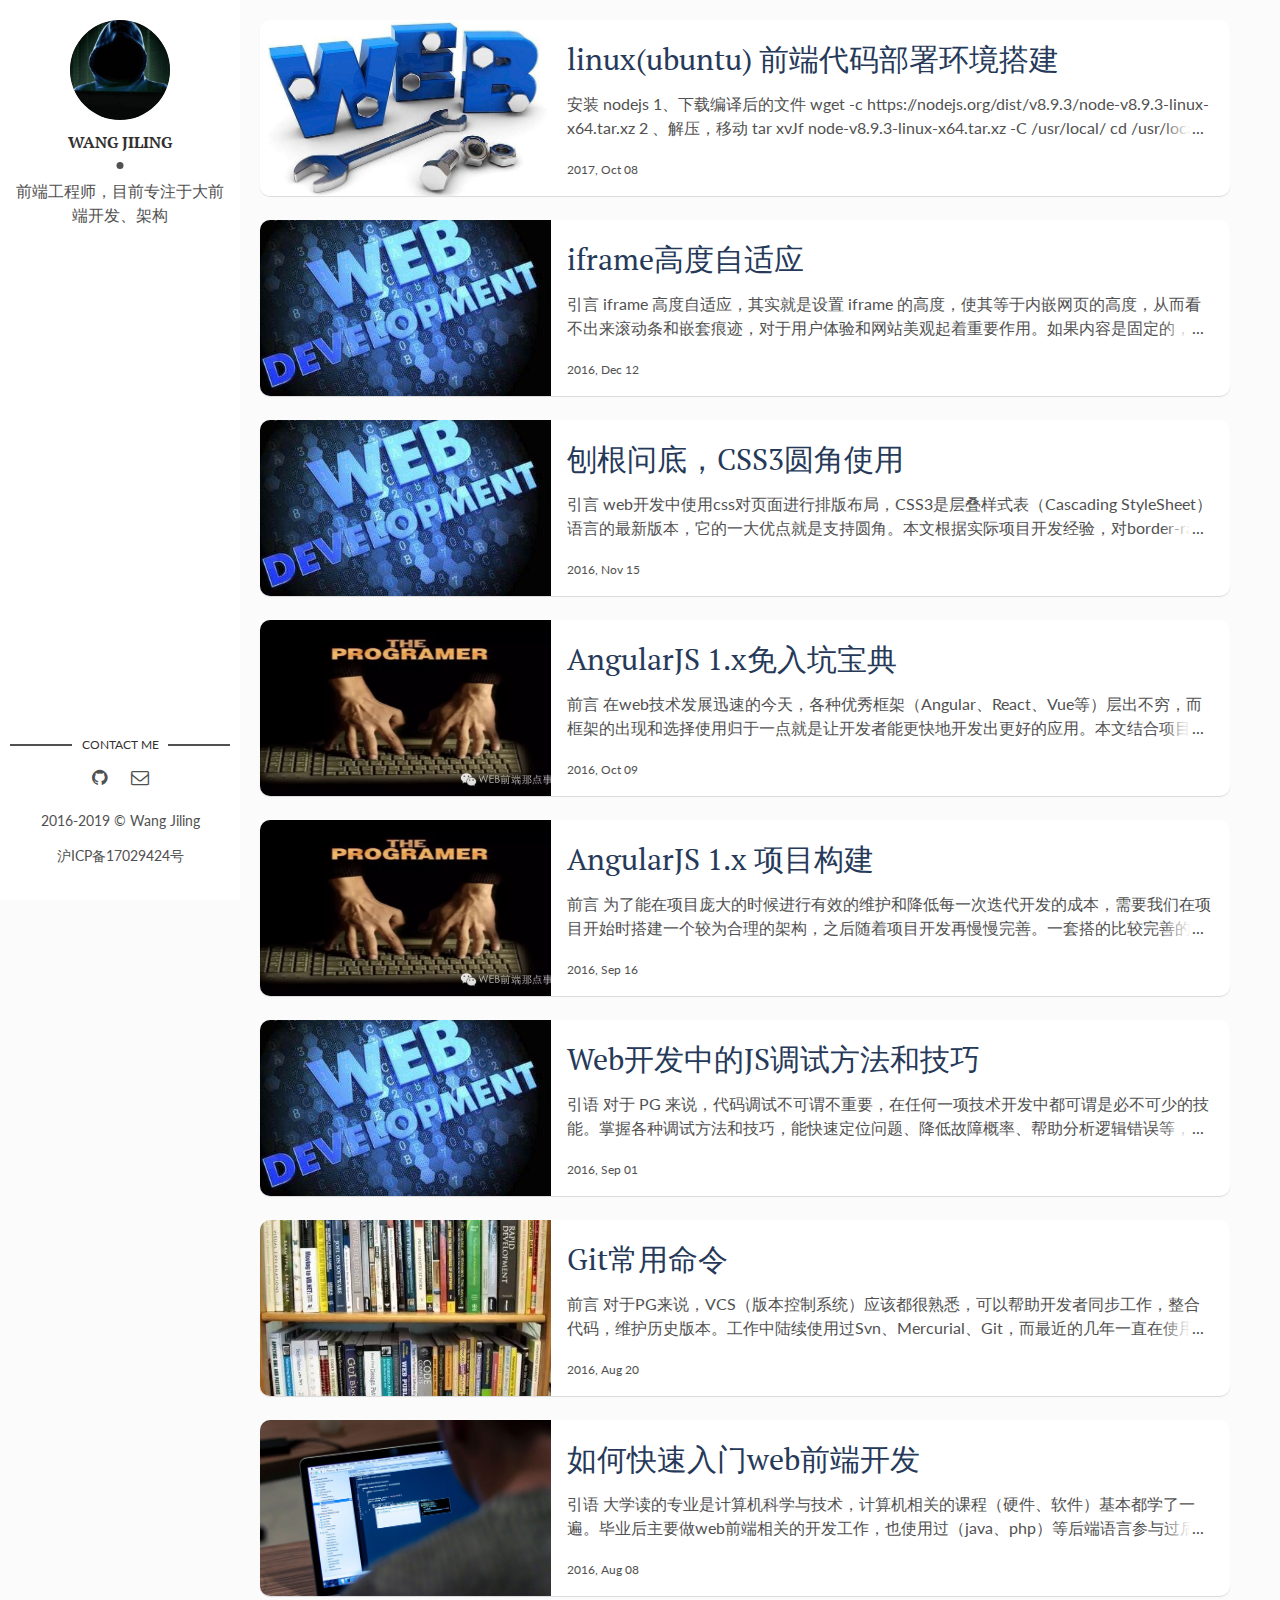
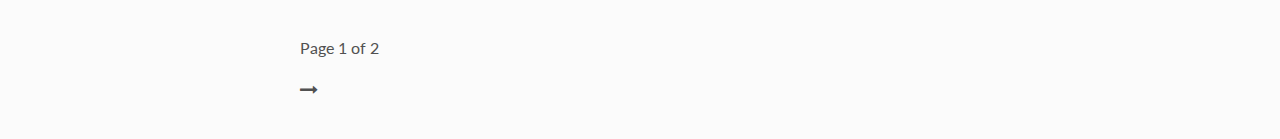
<file: index.html>
<!DOCTYPE html>
<html lang="en">
<head>
	<meta charset="utf-8">
	<title>WEB前端学习分享</title>

  <!-- Edit site and author settings in `_config.yml` to make the social details your own -->

    <meta content="WEB前端学习分享" property="og:site_name">
  
    <meta content="WEB前端学习分享" property="og:title">
  
  
    <meta content="website" property="og:type">
  
  
    <meta content="WEB前端学习分享" property="og:description">
  
  
    <meta content="/" property="og:url">
  
  
  
    <meta content="/img/wang.png" property="og:image">
  
  
  

  
    <meta name="twitter:card" content="">
  
    <meta name="twitter:site" content="@">
    <meta name="twitter:creator" content="@">
  
    <meta name="twitter:title" content="WEB前端学习分享">
  
  
    <meta name="twitter:url" content="/">
  
  
    <meta name="twitter:description" content="WEB前端学习分享">
  
  
    <meta name="twitter:image:src" content="/assets/img/wang.png">
  

	<meta name="description" content="">
	<meta http-equiv="X-UA-Compatible" content="IE=edge">
	<meta name="viewport" content="width=device-width, initial-scale=1, maximum-scale=1">
	<meta property="og:image" content="">
	<link rel="shortcut icon" href="/assets/img/favicon/favicon.ico" type="image/x-icon">
	<!-- Chrome, Firefox OS and Opera -->
	<meta name="theme-color" content="#263959">
	<!-- Windows Phone -->
	<meta name="msapplication-navbutton-color" content="#263959">
	<!-- iOS Safari -->
	<meta name="apple-mobile-web-app-status-bar-style" content="#263959">
	<!-- Google Fonts -->
	<link href="https://fonts.googleapis.com/css?family=PT+Serif:400,700" rel="stylesheet">
	<link href="https://fonts.googleapis.com/css?family=Lato:300,400,700" rel="stylesheet">
	<!-- Font Awesome -->
	<link rel="stylesheet" href="/assets/fonts/font-awesome/css/font-awesome.min.css">
	<!-- Styles -->
	<link rel="stylesheet" href="/assets/css/main.css">
</head>

<body>

  <div class="wrapper">
    <aside class="sidebar">
  <header>
    <div class="about">
      <div class="cover-author-image">
        <a href="/"
          ><img
            src="/assets/img/wang.png"
            alt="Wang Jiling"
        /></a>
      </div>
      <div class="author-name">Wang Jiling</div>
      <p>前端工程师，目前专注于大前端开发、架构</p>
    </div>
  </header>
  <!-- End Header -->
  <footer>
    <section class="contact">
      <h3 class="contact-title">Contact me</h3>
      <ul>
        <!-- 
          <li><a href="https://twitter.com/wangjiling" target="_blank"><i class="fa fa-twitter" aria-hidden="true"></i></a></li>
        
        
          <li><a href="https://facebook.com/" target="_blank"><i class="fa fa-facebook" aria-hidden="true"></i></a></li>
         -->
        
        <li class="github">
          <a href="https://github.com/wangjiling" target="_blank"
            ><i class="fa fa-github"></i
          ></a>
        </li>
        
        <!-- 
          <li class="linkedin"><a href="https://in.linkedin.com/" target="_blank"><i class="fa fa-linkedin" aria-hidden="true"></i></a></li>
         -->
        
        <li class="email">
          <a href="mailto:vincentwangjiling@gmail.com"
            ><i class="fa fa-envelope-o" aria-hidden="true"></i
          ></a>
        </li>
        
      </ul>
    </section>
    <!-- End Section Contact -->
    <div class="copyright">
      <p>2016-2019 &copy; Wang Jiling</p>
      <p>
        <a target="_blank" href="http://www.miitbeian.gov.cn"
          >沪ICP备17029424号</a
        >
      </p>
    </div>
  </footer>
  <!-- End Footer -->
</aside>
<!-- End Sidebar -->
<div class="content-box clearfix">
<article class="post">
  
    <a class="post-thumbnail" style="background-image: url(/assets/img/web-tool.jpeg)" href="/2017/10/08/front-end-code-deployment/"></a>
  
  <div class="post-content">
    <h2 class="post-title"><a href="/2017/10/08/front-end-code-deployment/">linux(ubuntu) 前端代码部署环境搭建</a></h2>
    <p>安装 nodejs

1、下载编译后的文件
wget -c https://nodejs.org/dist/v8.9.3/node-v8.9.3-linux-x64.tar.xz

2 、解压，移动
tar xvJf node-v8.9.3-linux-x64.tar.xz -C /usr/local/
cd /usr/local/
mv node-v8.9.3-linux-x64/ nodejs</p>
    <span class="post-date">2017, Oct 08</span>
  </div>
</article>

<article class="post">
  
    <a class="post-thumbnail" style="background-image: url(/assets/img/web-dev.jpeg)" href="/2016/12/12/js-iframe-height-adaptive/"></a>
  
  <div class="post-content">
    <h2 class="post-title"><a href="/2016/12/12/js-iframe-height-adaptive/">iframe高度自适应</a></h2>
    <p>引言

iframe 高度自适应，其实就是设置 iframe 的高度，使其等于内嵌网页的高度，从而看不出来滚动条和嵌套痕迹，对于用户体验和网站美观起着重要作用。如果内容是固定的，那么我们可以通过 CSS 来给它直接定义一个高度达到效果，但当内容是未知或者是变化的时候，这个时候有以下几种情况。

一、传统方式

1、同域下父页面内的 js 能获取到 iframe 页面的高度，所以在 iframe 加</p>
    <span class="post-date">2016, Dec 12</span>
  </div>
</article>

<article class="post">
  
    <a class="post-thumbnail" style="background-image: url(/assets/img/web-dev.jpeg)" href="/2016/11/15/css-border-radius/"></a>
  
  <div class="post-content">
    <h2 class="post-title"><a href="/2016/11/15/css-border-radius/">刨根问底，CSS3圆角使用</a></h2>
    <p>引言

web开发中使用css对页面进行排版布局，CSS3是层叠样式表（Cascading StyleSheet）语言的最新版本，它的一大优点就是支持圆角。本文根据实际项目开发经验，对border-radius进行详细讲解。

CSS3 border-radius使用

一、CSS3圆角的优点

传统的圆角生成方案，必须使用多张图片作为背景图案。CSS3的出现，使得我们再也不必浪费时间去制作这些图</p>
    <span class="post-date">2016, Nov 15</span>
  </div>
</article>

<article class="post">
  
    <a class="post-thumbnail" style="background-image: url(/assets/img/programer.jpeg)" href="/2016/10/09/angularjs1x-dev-suggest/"></a>
  
  <div class="post-content">
    <h2 class="post-title"><a href="/2016/10/09/angularjs1x-dev-suggest/">AngularJS 1.x免入坑宝典</a></h2>
    <p>前言

在web技术发展迅速的今天，各种优秀框架（Angular、React、Vue等）层出不穷，而框架的出现和选择使用归于一点就是让开发者能更快地开发出更好的应用。本文结合项目实战经验，总结了一下AngularJS 1.x项目开发过程中最常遇到的一些问题和坑，并对一些概念和模块进行深入理解和分析，希望能给AngularJs初学者一些帮助，少走弯路，免入坑。

AngularJS 简介

Angu</p>
    <span class="post-date">2016, Oct 09</span>
  </div>
</article>

<article class="post">
  
    <a class="post-thumbnail" style="background-image: url(/assets/img/programer.jpeg)" href="/2016/09/16/angularjs1x-project-build/"></a>
  
  <div class="post-content">
    <h2 class="post-title"><a href="/2016/09/16/angularjs1x-project-build/">AngularJS 1.x 项目构建</a></h2>
    <p>前言

为了能在项目庞大的时候进行有效的维护和降低每一次迭代开发的成本，需要我们在项目开始时搭建一个较为合理的架构，之后随着项目开发再慢慢完善。一套搭的比较完善的架子有两个最为突出的特性：其一就是结构清晰维护方便；另一个就是开发效率极高，大量的内容被抽象出来，做成公共的组件，只要实现业务部分即可。

构建AngularJS项目

Angular项目框架结构图：



构建Angular项目的方式有</p>
    <span class="post-date">2016, Sep 16</span>
  </div>
</article>

<article class="post">
  
    <a class="post-thumbnail" style="background-image: url(/assets/img/web-dev.jpeg)" href="/2016/09/01/js-debug-method-and-technique/"></a>
  
  <div class="post-content">
    <h2 class="post-title"><a href="/2016/09/01/js-debug-method-and-technique/">Web开发中的JS调试方法和技巧</a></h2>
    <p>引语

对于 PG 来说，代码调试不可谓不重要，在任何一项技术开发中都可谓是必不可少的技能。掌握各种调试方法和技巧，能快速定位问题、降低故障概率、帮助分析逻辑错误等，达到事半功倍的效果。关于 JS 调试方面的文章有很多，本文结合大牛的一些博客和自己在开发中的实际操作，系统性和综合性地阐述 JS 调试知识，可以作为 Web 开发入门的辅助篇。

本文所有操作均在如下图所示版本的 Chrome 中操作</p>
    <span class="post-date">2016, Sep 01</span>
  </div>
</article>

<article class="post">
  
    <a class="post-thumbnail" style="background-image: url(/assets/img/bookrack.jpeg)" href="/2016/08/20/git-common-commands/"></a>
  
  <div class="post-content">
    <h2 class="post-title"><a href="/2016/08/20/git-common-commands/">Git常用命令</a></h2>
    <p>前言

对于PG来说，VCS（版本控制系统）应该都很熟悉，可以帮助开发者同步工作，整合代码，维护历史版本。工作中陆续使用过Svn、Mercurial、Git，而最近的几年一直在使用Git。毫无疑问，目前Git是最流行的分布式版本控制系统。

最近两天回顾了一下开发中所用到的Git操作，并查阅了大量资料，重新系统性地梳理了Git相关知识。本文主要介绍工作中常用到的Git命令，旨在帮助理解这些命令，更</p>
    <span class="post-date">2016, Aug 20</span>
  </div>
</article>

<article class="post">
  
    <a class="post-thumbnail" style="background-image: url(/assets/img/program.jpg)" href="/2016/08/08/how-to-start-web-programming/"></a>
  
  <div class="post-content">
    <h2 class="post-title"><a href="/2016/08/08/how-to-start-web-programming/">如何快速入门web前端开发</a></h2>
    <p>引语
大学读的专业是计算机科学与技术，计算机相关的课程（硬件、软件）基本都学了一遍。毕业后主要做web前端相关的开发工作，也使用过（java、php）等后端语言参与过后端开发，现在是专注web前端领域相关的技术开发和新技术的调研。

当下web相关技术和行业发展迅速，web前端开发工程师十分紧俏。在web前端开发道路上，喜悦、烦恼都历历在目，感慨颇多。后面会分享一系列web前端开发相关技术实践经验</p>
    <span class="post-date">2016, Aug 08</span>
  </div>
</article>


<div class="container">
  <nav class="pagination" role="pagination">
    <ul>
      

      <p><span class="page-number">Page 1 of 2</span></p>

      
      <p><a class="older-posts" href="/page/2/"><i class="fa fa-long-arrow-right" aria-hidden="true"></i></a></p>
      
    </ul>
  </nav>
</div>

</div>

  </div>
  
  <!-- Global site tag (gtag.js) - Google Analytics -->
<script async src="https://www.googletagmanager.com/gtag/js?id=UA-111688204-1"></script>
<script>
    window.dataLayer = window.dataLayer || [];
    function gtag(){dataLayer.push(arguments);}
    gtag('js', new Date());

    gtag('config', 'UA-111688204-1');
</script>

<!-- baidu -->
<script>
    var _hmt = _hmt || [];
    (function() {
        var hm = document.createElement("script");
        hm.src = "https://hm.baidu.com/hm.js?4203e28ed2486071d9be8be5ac2e99cd";
        var s = document.getElementsByTagName("script")[0];
        s.parentNode.insertBefore(hm, s);
    })();
</script>

</body>
</html>
</file>
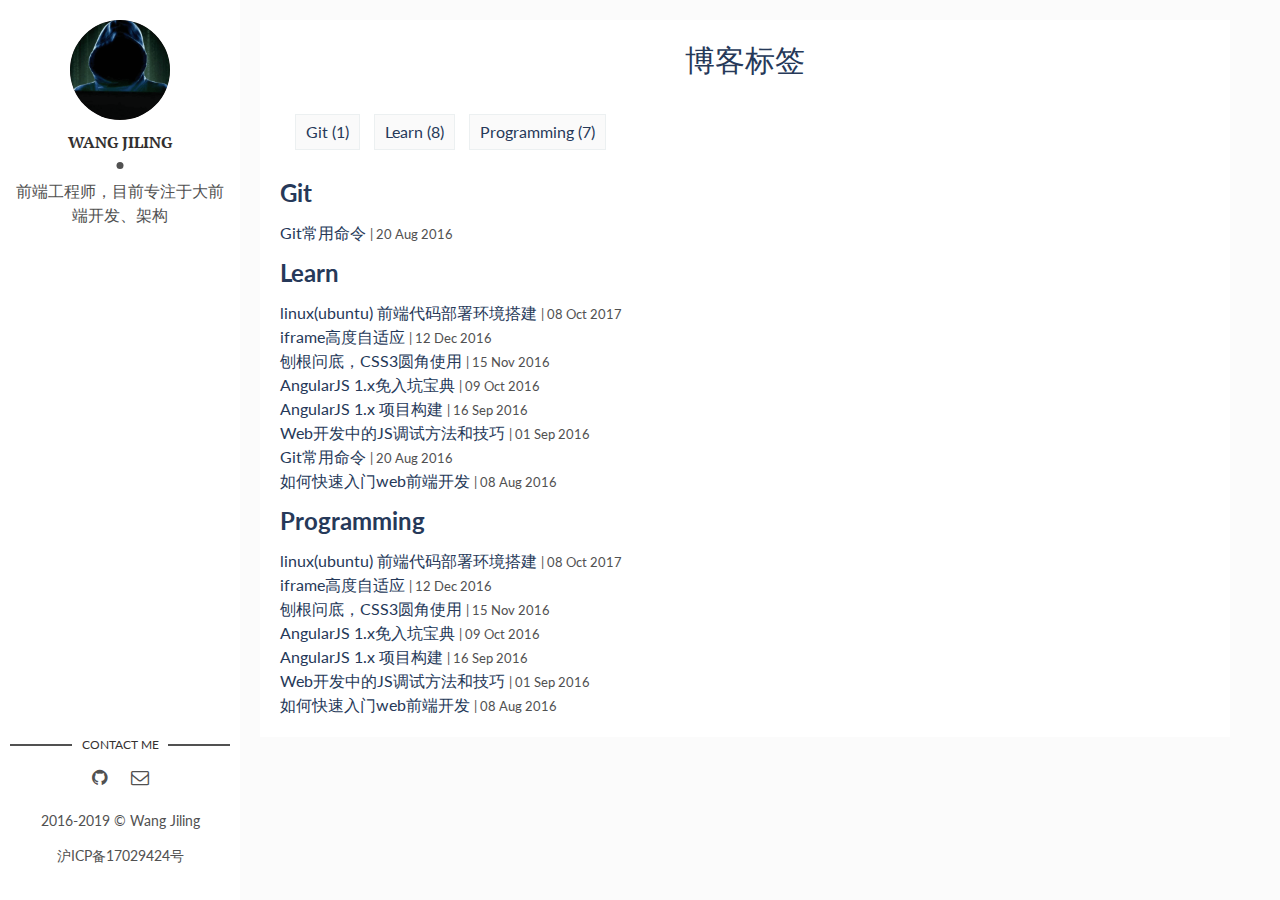
<file: tags/index.html>
<!DOCTYPE html>
<html lang="en">
<head>
	<meta charset="utf-8">
	<title>标签</title>

  <!-- Edit site and author settings in `_config.yml` to make the social details your own -->

    <meta content="WEB前端学习分享" property="og:site_name">
  
    <meta content="标签" property="og:title">
  
  
    <meta content="article" property="og:type">
  
  
    <meta content="WEB前端学习分享" property="og:description">
  
  
    <meta content="/tags/" property="og:url">
  
  
  
    <meta content="/img/wang.png" property="og:image">
  
  
  

  
    <meta name="twitter:card" content="">
  
    <meta name="twitter:site" content="@">
    <meta name="twitter:creator" content="@">
  
    <meta name="twitter:title" content="标签">
  
  
    <meta name="twitter:url" content="/tags/">
  
  
    <meta name="twitter:description" content="WEB前端学习分享">
  
  
    <meta name="twitter:image:src" content="/assets/img/wang.png">
  

	<meta name="description" content="">
	<meta http-equiv="X-UA-Compatible" content="IE=edge">
	<meta name="viewport" content="width=device-width, initial-scale=1, maximum-scale=1">
	<meta property="og:image" content="">
	<link rel="shortcut icon" href="/assets/img/favicon/favicon.ico" type="image/x-icon">
	<!-- Chrome, Firefox OS and Opera -->
	<meta name="theme-color" content="#263959">
	<!-- Windows Phone -->
	<meta name="msapplication-navbutton-color" content="#263959">
	<!-- iOS Safari -->
	<meta name="apple-mobile-web-app-status-bar-style" content="#263959">
	<!-- Google Fonts -->
	<link href="https://fonts.googleapis.com/css?family=PT+Serif:400,700" rel="stylesheet">
	<link href="https://fonts.googleapis.com/css?family=Lato:300,400,700" rel="stylesheet">
	<!-- Font Awesome -->
	<link rel="stylesheet" href="/assets/fonts/font-awesome/css/font-awesome.min.css">
	<!-- Styles -->
	<link rel="stylesheet" href="/assets/css/main.css">
</head>

<body>

  <div class="wrapper">
    <aside class="sidebar">
  <header>
    <div class="about">
      <div class="cover-author-image">
        <a href="/"
          ><img
            src="/assets/img/wang.png"
            alt="Wang Jiling"
        /></a>
      </div>
      <div class="author-name">Wang Jiling</div>
      <p>前端工程师，目前专注于大前端开发、架构</p>
    </div>
  </header>
  <!-- End Header -->
  <footer>
    <section class="contact">
      <h3 class="contact-title">Contact me</h3>
      <ul>
        <!-- 
          <li><a href="https://twitter.com/wangjiling" target="_blank"><i class="fa fa-twitter" aria-hidden="true"></i></a></li>
        
        
          <li><a href="https://facebook.com/" target="_blank"><i class="fa fa-facebook" aria-hidden="true"></i></a></li>
         -->
        
        <li class="github">
          <a href="https://github.com/wangjiling" target="_blank"
            ><i class="fa fa-github"></i
          ></a>
        </li>
        
        <!-- 
          <li class="linkedin"><a href="https://in.linkedin.com/" target="_blank"><i class="fa fa-linkedin" aria-hidden="true"></i></a></li>
         -->
        
        <li class="email">
          <a href="mailto:vincentwangjiling@gmail.com"
            ><i class="fa fa-envelope-o" aria-hidden="true"></i
          ></a>
        </li>
        
      </ul>
    </section>
    <!-- End Section Contact -->
    <div class="copyright">
      <p>2016-2019 &copy; Wang Jiling</p>
      <p>
        <a target="_blank" href="http://www.miitbeian.gov.cn"
          >沪ICP备17029424号</a
        >
      </p>
    </div>
  </footer>
  <!-- End Footer -->
</aside>
<!-- End Sidebar -->
<div class="content-box clearfix">


<section class="blog-tags">
  <h1>博客标签</h1>
  <ul class="tags">
<!--  cycles through tag list and creates header row of all tags used in site with accompanying per-tag counts...-->
  
    
    <li ><a href="#Git" class="tag">Git <span>(1)</span></a></li>
  
    
    <li ><a href="#Learn" class="tag">Learn <span>(8)</span></a></li>
  
    
    <li ><a href="#Programming" class="tag">Programming <span>(7)</span></a></li>
  
  </ul>
<!--cycles through tag list and creates subheader for each tag name...-->
  
    
  <h2 id="Git">Git</h2>
<!--  lists all posts corresponding to specific tag...-->
    
    <div class="tag-list">
        <span><a href="/2016/08/20/git-common-commands/">Git常用命令</a></span>
        <small><span>| 20 Aug 2016</span></small>
    </div>
    
  
    
  <h2 id="Learn">Learn</h2>
<!--  lists all posts corresponding to specific tag...-->
    
    <div class="tag-list">
        <span><a href="/2017/10/08/front-end-code-deployment/">linux(ubuntu) 前端代码部署环境搭建</a></span>
        <small><span>| 08 Oct 2017</span></small>
    </div>
    
    <div class="tag-list">
        <span><a href="/2016/12/12/js-iframe-height-adaptive/">iframe高度自适应</a></span>
        <small><span>| 12 Dec 2016</span></small>
    </div>
    
    <div class="tag-list">
        <span><a href="/2016/11/15/css-border-radius/">刨根问底，CSS3圆角使用</a></span>
        <small><span>| 15 Nov 2016</span></small>
    </div>
    
    <div class="tag-list">
        <span><a href="/2016/10/09/angularjs1x-dev-suggest/">AngularJS 1.x免入坑宝典</a></span>
        <small><span>| 09 Oct 2016</span></small>
    </div>
    
    <div class="tag-list">
        <span><a href="/2016/09/16/angularjs1x-project-build/">AngularJS 1.x 项目构建</a></span>
        <small><span>| 16 Sep 2016</span></small>
    </div>
    
    <div class="tag-list">
        <span><a href="/2016/09/01/js-debug-method-and-technique/">Web开发中的JS调试方法和技巧</a></span>
        <small><span>| 01 Sep 2016</span></small>
    </div>
    
    <div class="tag-list">
        <span><a href="/2016/08/20/git-common-commands/">Git常用命令</a></span>
        <small><span>| 20 Aug 2016</span></small>
    </div>
    
    <div class="tag-list">
        <span><a href="/2016/08/08/how-to-start-web-programming/">如何快速入门web前端开发</a></span>
        <small><span>| 08 Aug 2016</span></small>
    </div>
    
  
    
  <h2 id="Programming">Programming</h2>
<!--  lists all posts corresponding to specific tag...-->
    
    <div class="tag-list">
        <span><a href="/2017/10/08/front-end-code-deployment/">linux(ubuntu) 前端代码部署环境搭建</a></span>
        <small><span>| 08 Oct 2017</span></small>
    </div>
    
    <div class="tag-list">
        <span><a href="/2016/12/12/js-iframe-height-adaptive/">iframe高度自适应</a></span>
        <small><span>| 12 Dec 2016</span></small>
    </div>
    
    <div class="tag-list">
        <span><a href="/2016/11/15/css-border-radius/">刨根问底，CSS3圆角使用</a></span>
        <small><span>| 15 Nov 2016</span></small>
    </div>
    
    <div class="tag-list">
        <span><a href="/2016/10/09/angularjs1x-dev-suggest/">AngularJS 1.x免入坑宝典</a></span>
        <small><span>| 09 Oct 2016</span></small>
    </div>
    
    <div class="tag-list">
        <span><a href="/2016/09/16/angularjs1x-project-build/">AngularJS 1.x 项目构建</a></span>
        <small><span>| 16 Sep 2016</span></small>
    </div>
    
    <div class="tag-list">
        <span><a href="/2016/09/01/js-debug-method-and-technique/">Web开发中的JS调试方法和技巧</a></span>
        <small><span>| 01 Sep 2016</span></small>
    </div>
    
    <div class="tag-list">
        <span><a href="/2016/08/08/how-to-start-web-programming/">如何快速入门web前端开发</a></span>
        <small><span>| 08 Aug 2016</span></small>
    </div>
    
  
</section>
</div>

  </div>
  
  <!-- Global site tag (gtag.js) - Google Analytics -->
<script async src="https://www.googletagmanager.com/gtag/js?id=UA-111688204-1"></script>
<script>
    window.dataLayer = window.dataLayer || [];
    function gtag(){dataLayer.push(arguments);}
    gtag('js', new Date());

    gtag('config', 'UA-111688204-1');
</script>

<!-- baidu -->
<script>
    var _hmt = _hmt || [];
    (function() {
        var hm = document.createElement("script");
        hm.src = "https://hm.baidu.com/hm.js?4203e28ed2486071d9be8be5ac2e99cd";
        var s = document.getElementsByTagName("script")[0];
        s.parentNode.insertBefore(hm, s);
    })();
</script>

</body>
</html>
</file>
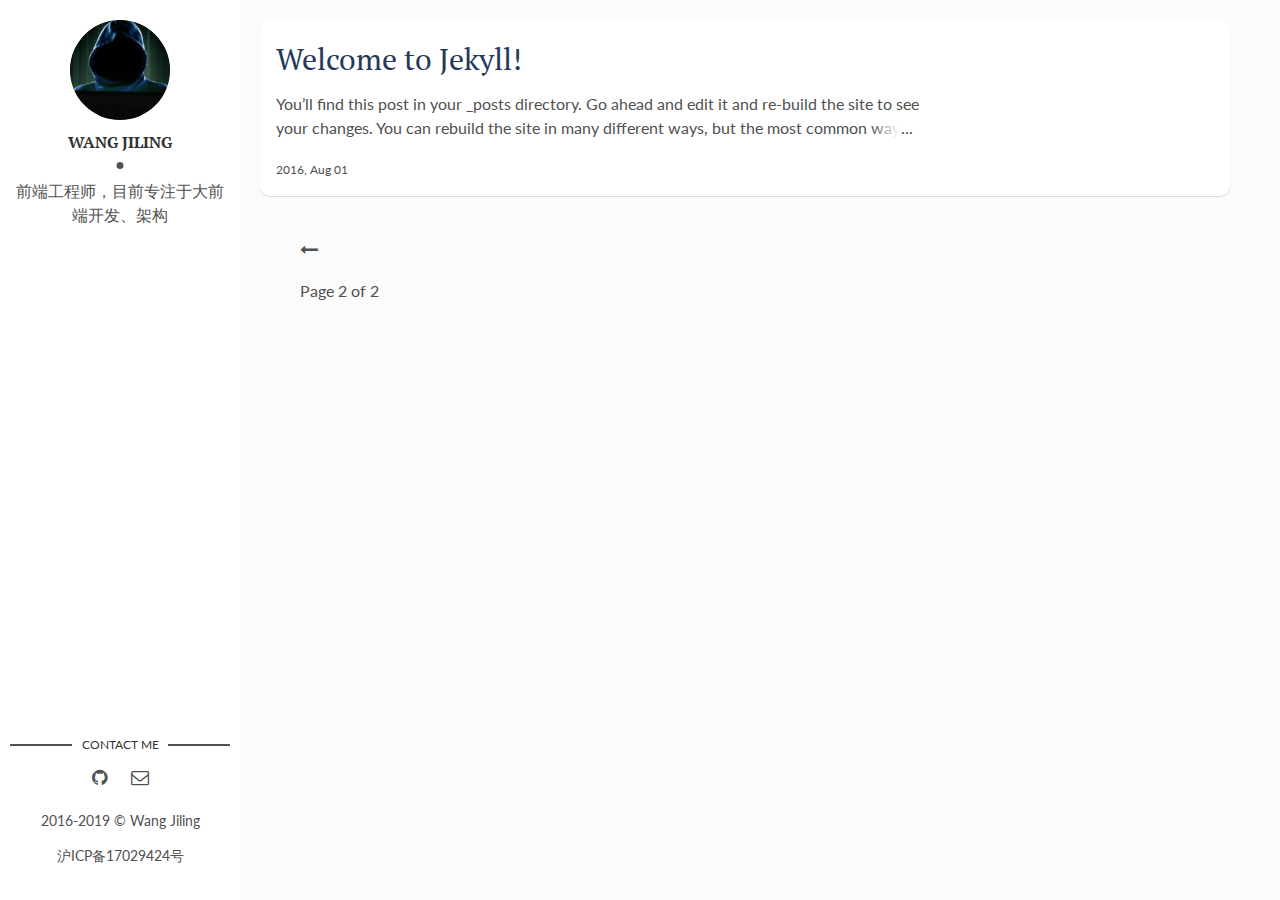
<file: page/2/index.html>
<!DOCTYPE html>
<html lang="en">
<head>
	<meta charset="utf-8">
	<title>WEB前端学习分享</title>

  <!-- Edit site and author settings in `_config.yml` to make the social details your own -->

    <meta content="WEB前端学习分享" property="og:site_name">
  
    <meta content="WEB前端学习分享" property="og:title">
  
  
    <meta content="website" property="og:type">
  
  
    <meta content="WEB前端学习分享" property="og:description">
  
  
    <meta content="/page/2/" property="og:url">
  
  
  
    <meta content="/img/wang.png" property="og:image">
  
  
  

  
    <meta name="twitter:card" content="">
  
    <meta name="twitter:site" content="@">
    <meta name="twitter:creator" content="@">
  
    <meta name="twitter:title" content="WEB前端学习分享">
  
  
    <meta name="twitter:url" content="/page/2/">
  
  
    <meta name="twitter:description" content="WEB前端学习分享">
  
  
    <meta name="twitter:image:src" content="/assets/img/wang.png">
  

	<meta name="description" content="">
	<meta http-equiv="X-UA-Compatible" content="IE=edge">
	<meta name="viewport" content="width=device-width, initial-scale=1, maximum-scale=1">
	<meta property="og:image" content="">
	<link rel="shortcut icon" href="/assets/img/favicon/favicon.ico" type="image/x-icon">
	<!-- Chrome, Firefox OS and Opera -->
	<meta name="theme-color" content="#263959">
	<!-- Windows Phone -->
	<meta name="msapplication-navbutton-color" content="#263959">
	<!-- iOS Safari -->
	<meta name="apple-mobile-web-app-status-bar-style" content="#263959">
	<!-- Google Fonts -->
	<link href="https://fonts.googleapis.com/css?family=PT+Serif:400,700" rel="stylesheet">
	<link href="https://fonts.googleapis.com/css?family=Lato:300,400,700" rel="stylesheet">
	<!-- Font Awesome -->
	<link rel="stylesheet" href="/assets/fonts/font-awesome/css/font-awesome.min.css">
	<!-- Styles -->
	<link rel="stylesheet" href="/assets/css/main.css">
</head>

<body>

  <div class="wrapper">
    <aside class="sidebar">
  <header>
    <div class="about">
      <div class="cover-author-image">
        <a href="/"
          ><img
            src="/assets/img/wang.png"
            alt="Wang Jiling"
        /></a>
      </div>
      <div class="author-name">Wang Jiling</div>
      <p>前端工程师，目前专注于大前端开发、架构</p>
    </div>
  </header>
  <!-- End Header -->
  <footer>
    <section class="contact">
      <h3 class="contact-title">Contact me</h3>
      <ul>
        <!-- 
          <li><a href="https://twitter.com/wangjiling" target="_blank"><i class="fa fa-twitter" aria-hidden="true"></i></a></li>
        
        
          <li><a href="https://facebook.com/" target="_blank"><i class="fa fa-facebook" aria-hidden="true"></i></a></li>
         -->
        
        <li class="github">
          <a href="https://github.com/wangjiling" target="_blank"
            ><i class="fa fa-github"></i
          ></a>
        </li>
        
        <!-- 
          <li class="linkedin"><a href="https://in.linkedin.com/" target="_blank"><i class="fa fa-linkedin" aria-hidden="true"></i></a></li>
         -->
        
        <li class="email">
          <a href="mailto:vincentwangjiling@gmail.com"
            ><i class="fa fa-envelope-o" aria-hidden="true"></i
          ></a>
        </li>
        
      </ul>
    </section>
    <!-- End Section Contact -->
    <div class="copyright">
      <p>2016-2019 &copy; Wang Jiling</p>
      <p>
        <a target="_blank" href="http://www.miitbeian.gov.cn"
          >沪ICP备17029424号</a
        >
      </p>
    </div>
  </footer>
  <!-- End Footer -->
</aside>
<!-- End Sidebar -->
<div class="content-box clearfix">
<article class="post">
  
  
  <div class="post-content">
    <h2 class="post-title"><a href="/2016/08/01/welcome-to-jekyll/">Welcome to Jekyll!</a></h2>
    <p>You’ll find this post in your _posts directory. Go ahead and edit it and re-build the site to see your changes. You can rebuild the site in many different ways, but the most common way is to run jekyl</p>
    <span class="post-date">2016, Aug 01</span>
  </div>
</article>


<div class="container">
  <nav class="pagination" role="pagination">
    <ul>
      
        
        <p><a class="newer-posts" href="/"><i class="fa fa-long-arrow-left" aria-hidden="true"></i></a></p>
        
      

      <p><span class="page-number">Page 2 of 2</span></p>

      
    </ul>
  </nav>
</div>

</div>

  </div>
  
  <!-- Global site tag (gtag.js) - Google Analytics -->
<script async src="https://www.googletagmanager.com/gtag/js?id=UA-111688204-1"></script>
<script>
    window.dataLayer = window.dataLayer || [];
    function gtag(){dataLayer.push(arguments);}
    gtag('js', new Date());

    gtag('config', 'UA-111688204-1');
</script>

<!-- baidu -->
<script>
    var _hmt = _hmt || [];
    (function() {
        var hm = document.createElement("script");
        hm.src = "https://hm.baidu.com/hm.js?4203e28ed2486071d9be8be5ac2e99cd";
        var s = document.getElementsByTagName("script")[0];
        s.parentNode.insertBefore(hm, s);
    })();
</script>

</body>
</html>
</file>
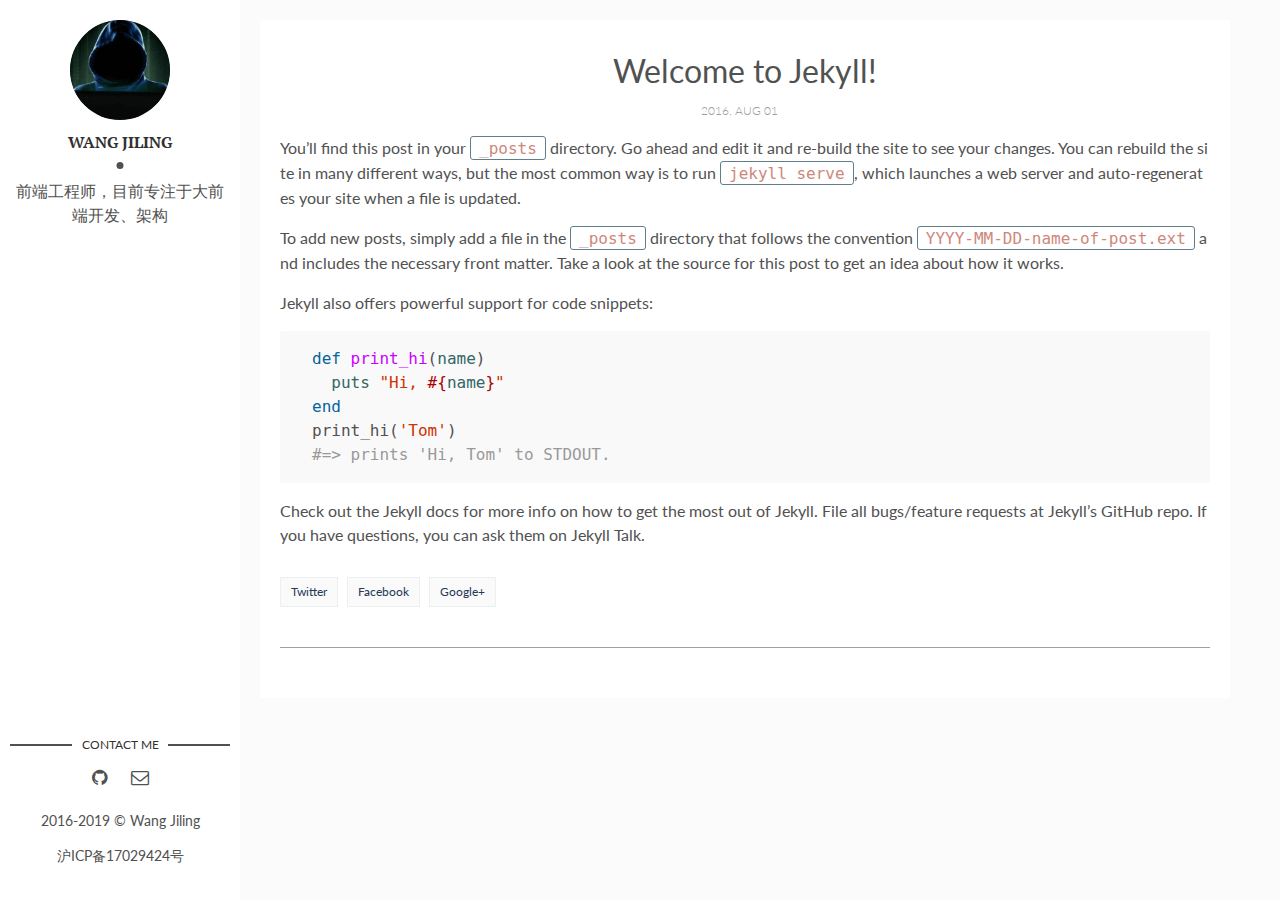
<file: 2016/08/01/welcome-to-jekyll/index.html>
<!DOCTYPE html>
<html lang="en">
<head>
	<meta charset="utf-8">
	<title>Welcome to Jekyll!</title>

  <!-- Edit site and author settings in `_config.yml` to make the social details your own -->

    <meta content="WEB前端学习分享" property="og:site_name">
  
    <meta content="Welcome to Jekyll!" property="og:title">
  
  
    <meta content="article" property="og:type">
  
  
    <meta content="You’ll find this post in your `_posts` directory. Go ahead and edit it and re-build the site to see your changes." property="og:description">
  
  
    <meta content="/2016/08/01/welcome-to-jekyll/" property="og:url">
  
  
    <meta content="2016-08-01T00:00:00+08:00" property="article:published_time">
    <meta content="/about/" property="article:author">
  
  
    <meta content="/img/wang.png" property="og:image">
  
  
    
  
  
    
  

  
    <meta name="twitter:card" content="You’ll find this post in your `_posts` directory. Go ahead and edit it and re-build the site to see your changes.">
  
    <meta name="twitter:site" content="@">
    <meta name="twitter:creator" content="@">
  
    <meta name="twitter:title" content="Welcome to Jekyll!">
  
  
    <meta name="twitter:url" content="/2016/08/01/welcome-to-jekyll/">
  
  
    <meta name="twitter:description" content="You’ll find this post in your `_posts` directory. Go ahead and edit it and re-build the site to see your changes.">
  
  
    <meta name="twitter:image:src" content="/assets/img/wang.png">
  

	<meta name="description" content="You’ll find this post in your `_posts` directory. Go ahead and edit it and re-build the site to see your changes.">
	<meta http-equiv="X-UA-Compatible" content="IE=edge">
	<meta name="viewport" content="width=device-width, initial-scale=1, maximum-scale=1">
	<meta property="og:image" content="">
	<link rel="shortcut icon" href="/assets/img/favicon/favicon.ico" type="image/x-icon">
	<!-- Chrome, Firefox OS and Opera -->
	<meta name="theme-color" content="#263959">
	<!-- Windows Phone -->
	<meta name="msapplication-navbutton-color" content="#263959">
	<!-- iOS Safari -->
	<meta name="apple-mobile-web-app-status-bar-style" content="#263959">
	<!-- Google Fonts -->
	<link href="https://fonts.googleapis.com/css?family=PT+Serif:400,700" rel="stylesheet">
	<link href="https://fonts.googleapis.com/css?family=Lato:300,400,700" rel="stylesheet">
	<!-- Font Awesome -->
	<link rel="stylesheet" href="/assets/fonts/font-awesome/css/font-awesome.min.css">
	<!-- Styles -->
	<link rel="stylesheet" href="/assets/css/main.css">
</head>

<body>

  <div class="wrapper">
    <aside class="sidebar">
  <header>
    <div class="about">
      <div class="cover-author-image">
        <a href="/"
          ><img
            src="/assets/img/wang.png"
            alt="Wang Jiling"
        /></a>
      </div>
      <div class="author-name">Wang Jiling</div>
      <p>前端工程师，目前专注于大前端开发、架构</p>
    </div>
  </header>
  <!-- End Header -->
  <footer>
    <section class="contact">
      <h3 class="contact-title">Contact me</h3>
      <ul>
        <!-- 
          <li><a href="https://twitter.com/wangjiling" target="_blank"><i class="fa fa-twitter" aria-hidden="true"></i></a></li>
        
        
          <li><a href="https://facebook.com/" target="_blank"><i class="fa fa-facebook" aria-hidden="true"></i></a></li>
         -->
        
        <li class="github">
          <a href="https://github.com/wangjiling" target="_blank"
            ><i class="fa fa-github"></i
          ></a>
        </li>
        
        <!-- 
          <li class="linkedin"><a href="https://in.linkedin.com/" target="_blank"><i class="fa fa-linkedin" aria-hidden="true"></i></a></li>
         -->
        
        <li class="email">
          <a href="mailto:vincentwangjiling@gmail.com"
            ><i class="fa fa-envelope-o" aria-hidden="true"></i
          ></a>
        </li>
        
      </ul>
    </section>
    <!-- End Section Contact -->
    <div class="copyright">
      <p>2016-2019 &copy; Wang Jiling</p>
      <p>
        <a target="_blank" href="http://www.miitbeian.gov.cn"
          >沪ICP备17029424号</a
        >
      </p>
    </div>
  </footer>
  <!-- End Footer -->
</aside>
<!-- End Sidebar -->
<div class="content-box clearfix"><article class="article-page">
  <div class="page-content">
    
    
    <div class="wrap-content">
      <header class="header-page">
        <h1 class="page-title">Welcome to Jekyll!</h1>
        <div class="page-date"><span>2016, Aug 01&nbsp;&nbsp;&nbsp;&nbsp;</span></div>
      </header>
      <p>You’ll find this post in your <code class="highlighter-rouge">_posts</code> directory. Go ahead and edit it and re-build the site to see your changes. You can rebuild the site in many different ways, but the most common way is to run <code class="highlighter-rouge">jekyll serve</code>, which launches a web server and auto-regenerates your site when a file is updated.</p>

<p>To add new posts, simply add a file in the <code class="highlighter-rouge">_posts</code> directory that follows the convention <code class="highlighter-rouge">YYYY-MM-DD-name-of-post.ext</code> and includes the necessary front matter. Take a look at the source for this post to get an idea about how it works.</p>

<p>Jekyll also offers powerful support for code snippets:</p>

<figure class="highlight"><pre><code class="language-ruby" data-lang="ruby"><span class="k">def</span> <span class="nf">print_hi</span><span class="p">(</span><span class="nb">name</span><span class="p">)</span>
  <span class="nb">puts</span> <span class="s2">"Hi, </span><span class="si">#{</span><span class="nb">name</span><span class="si">}</span><span class="s2">"</span>
<span class="k">end</span>
<span class="n">print_hi</span><span class="p">(</span><span class="s1">'Tom'</span><span class="p">)</span>
<span class="c1">#=&gt; prints 'Hi, Tom' to STDOUT.</span></code></pre></figure>

<p>Check out the <a href="https://jekyllrb.com/docs/home">Jekyll docs</a> for more info on how to get the most out of Jekyll. File all bugs/feature requests at <a href="https://github.com/jekyll/jekyll">Jekyll’s GitHub repo</a>. If you have questions, you can ask them on <a href="https://talk.jekyllrb.com/">Jekyll Talk</a>.</p>


      <div class="page-footer">
        <div class="page-share">
          <a href="https://twitter.com/intent/tweet?text=Welcome to Jekyll!&url=/2016/08/01/welcome-to-jekyll/" title="Share on Twitter" rel="nofollow" target="_blank">Twitter</a>
          <a href="https://facebook.com/sharer.php?u=/2016/08/01/welcome-to-jekyll/" title="Share on Facebook" rel="nofollow" target="_blank">Facebook</a>
          <a href="https://plus.google.com/share?url=/2016/08/01/welcome-to-jekyll/" title="Share on Google+" rel="nofollow" target="_blank">Google+</a>
        </div>
        <div class="page-tag">
          
        </div>
      </div>
      <section class="comment-area">
  <!--PC和WAP自适应版-->
  <div id="SOHUCS"></div>
  <script type="text/javascript">
    (function () {
      var appid = "cytqkAhNv";
      var conf = "prod_6e8ce9f2b9b375457313cf45a53ca895";
      var width = window.innerWidth || document.documentElement.clientWidth;
      if (width < 1000) {
        var head =
          document.getElementsByTagName("head")[0] ||
          document.head ||
          document.documentElement;
        var script = document.createElement("script");
        script.type = "text/javascript";
        script.charset = "utf-8";
        script.id = "changyan_mobile_js";
        script.src =
          "https://cy-cdn.kuaizhan.com/upload/mobile/wap-js/changyan_mobile.js?client_id=" +
          appid +
          "&conf=" +
          conf;
        head.appendChild(script);
      } else {
        var loadJs = function (d, a) {
          var c =
            document.getElementsByTagName("head")[0] ||
            document.head ||
            document.documentElement;
          var b = document.createElement("script");
          b.setAttribute("type", "text/javascript");
          b.setAttribute("charset", "UTF-8");
          b.setAttribute("src", d);
          if (typeof a === "function") {
            if (window.attachEvent) {
              b.onreadystatechange = function () {
                var e = b.readyState;
                if (e === "loaded" || e === "complete") {
                  b.onreadystatechange = null;
                  a();
                }
              };
            } else {
              b.onload = a;
            }
          }
          c.appendChild(b);
        };
        loadJs("https://cy-cdn.kuaizhan.com/upload/changyan.js", function () {
          window.changyan.api.config({ appid: appid, conf: conf });
        });
      }
    })();
  </script>
</section>

    </div> <!-- End Wrap Content -->
  </div> <!-- End Page Content -->
</article> <!-- End Article Page -->
</div>

  </div>
  
  <!-- Global site tag (gtag.js) - Google Analytics -->
<script async src="https://www.googletagmanager.com/gtag/js?id=UA-111688204-1"></script>
<script>
    window.dataLayer = window.dataLayer || [];
    function gtag(){dataLayer.push(arguments);}
    gtag('js', new Date());

    gtag('config', 'UA-111688204-1');
</script>

<!-- baidu -->
<script>
    var _hmt = _hmt || [];
    (function() {
        var hm = document.createElement("script");
        hm.src = "https://hm.baidu.com/hm.js?4203e28ed2486071d9be8be5ac2e99cd";
        var s = document.getElementsByTagName("script")[0];
        s.parentNode.insertBefore(hm, s);
    })();
</script>

</body>
</html>
</file>
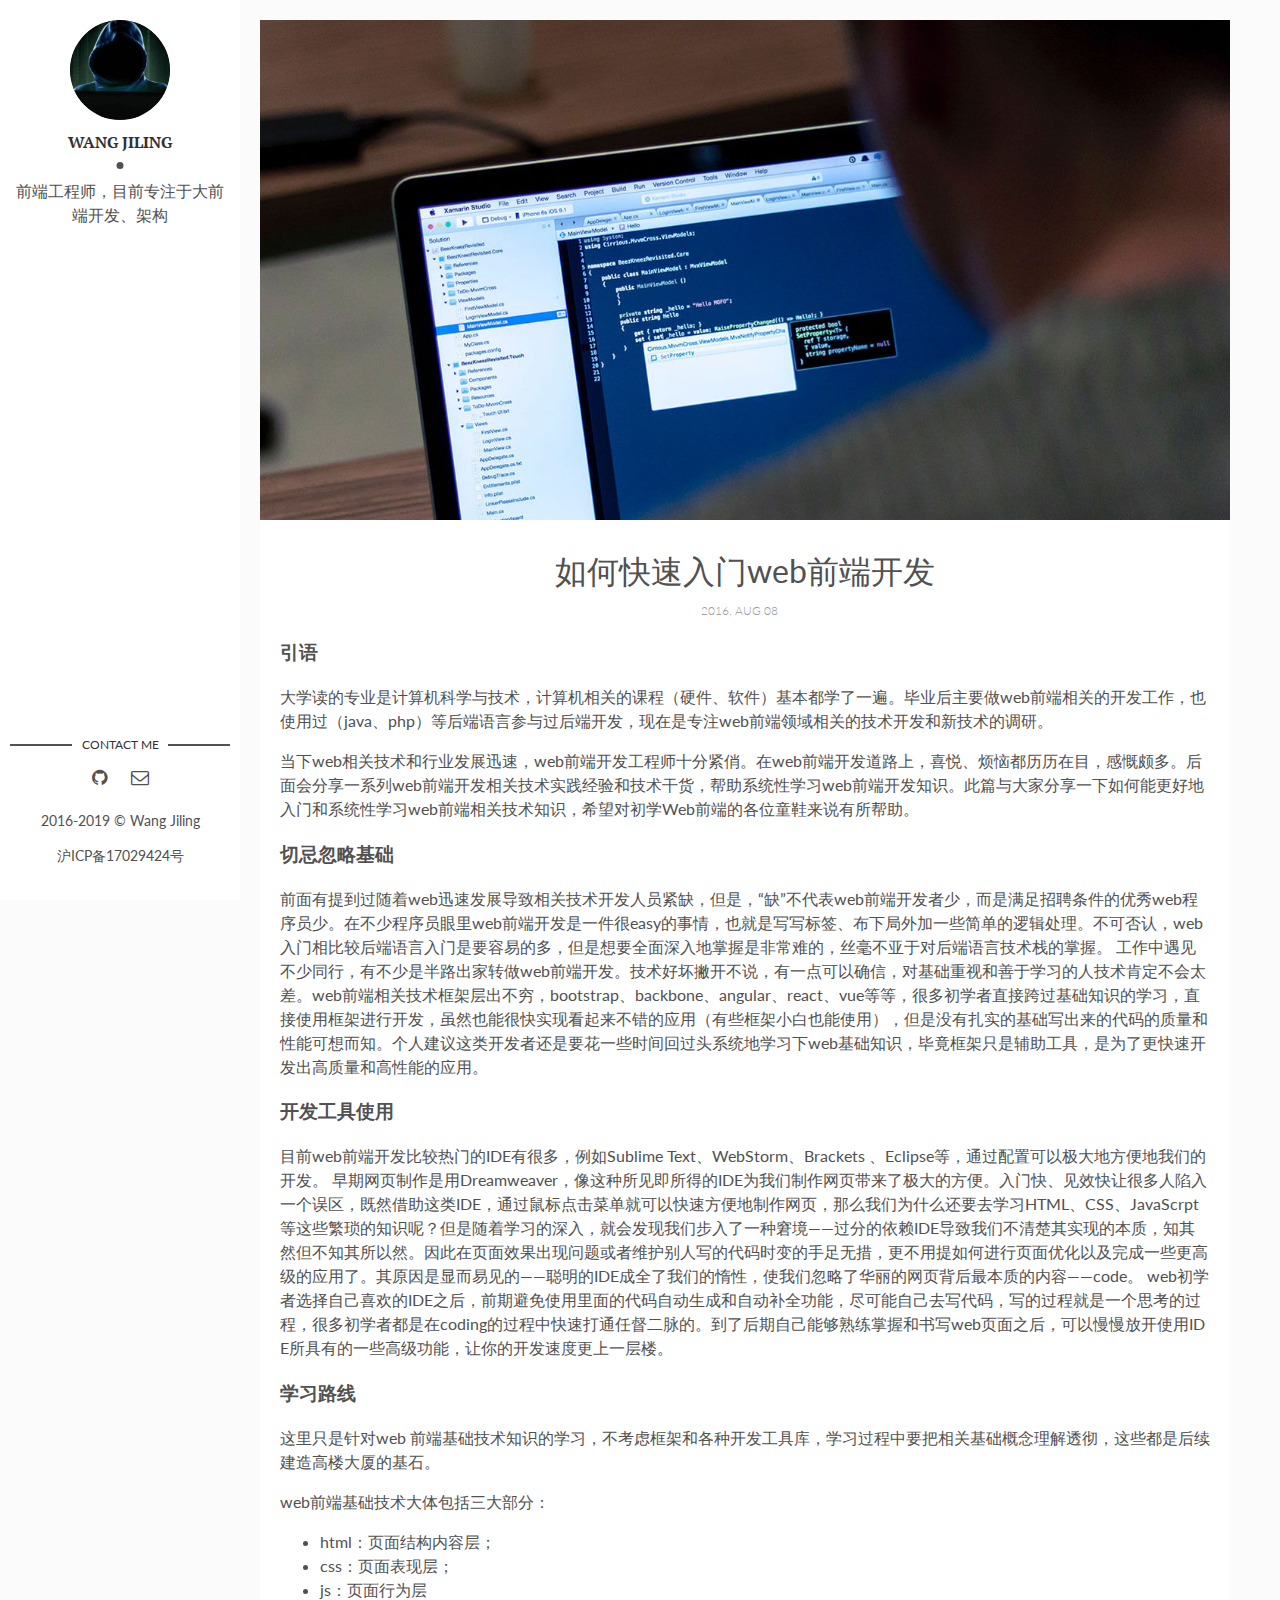
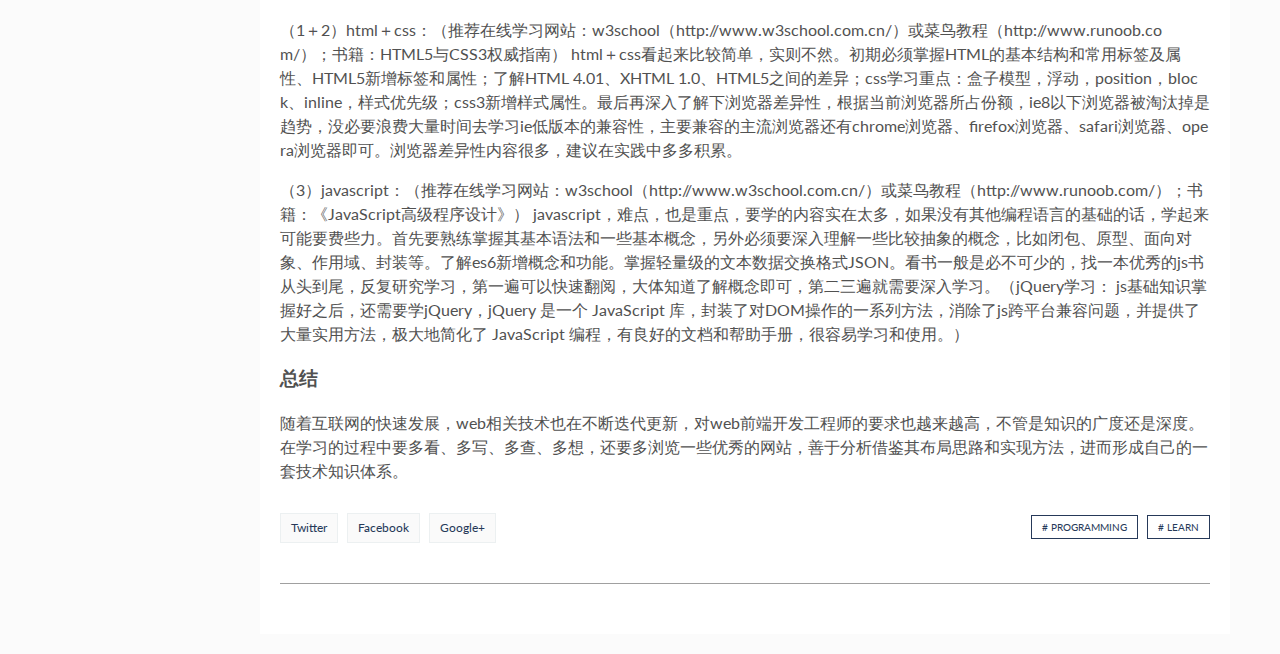
<file: 2016/08/08/how-to-start-web-programming/index.html>
<!DOCTYPE html>
<html lang="en">
<head>
	<meta charset="utf-8">
	<title>如何快速入门web前端开发</title>

  <!-- Edit site and author settings in `_config.yml` to make the social details your own -->

    <meta content="WEB前端学习分享" property="og:site_name">
  
    <meta content="如何快速入门web前端开发" property="og:title">
  
  
    <meta content="article" property="og:type">
  
  
    <meta content="如何快速入门web前端开发" property="og:description">
  
  
    <meta content="/2016/08/08/how-to-start-web-programming/" property="og:url">
  
  
    <meta content="2016-08-08T00:00:00+08:00" property="article:published_time">
    <meta content="/about/" property="article:author">
  
  
    <meta content="/assets/img/program.jpg" property="og:image">
  
  
    
  
  
    
    <meta content="Programming" property="article:tag">
    
    <meta content="Learn" property="article:tag">
    
  

  
    <meta name="twitter:card" content="如何快速入门web前端开发">
  
    <meta name="twitter:site" content="@">
    <meta name="twitter:creator" content="@">
  
    <meta name="twitter:title" content="如何快速入门web前端开发">
  
  
    <meta name="twitter:url" content="/2016/08/08/how-to-start-web-programming/">
  
  
    <meta name="twitter:description" content="如何快速入门web前端开发">
  
  
    <meta name="twitter:image:src" content="/assets/img/program.jpg">
  

	<meta name="description" content="如何快速入门web前端开发">
	<meta http-equiv="X-UA-Compatible" content="IE=edge">
	<meta name="viewport" content="width=device-width, initial-scale=1, maximum-scale=1">
	<meta property="og:image" content="">
	<link rel="shortcut icon" href="/assets/img/favicon/favicon.ico" type="image/x-icon">
	<!-- Chrome, Firefox OS and Opera -->
	<meta name="theme-color" content="#263959">
	<!-- Windows Phone -->
	<meta name="msapplication-navbutton-color" content="#263959">
	<!-- iOS Safari -->
	<meta name="apple-mobile-web-app-status-bar-style" content="#263959">
	<!-- Google Fonts -->
	<link href="https://fonts.googleapis.com/css?family=PT+Serif:400,700" rel="stylesheet">
	<link href="https://fonts.googleapis.com/css?family=Lato:300,400,700" rel="stylesheet">
	<!-- Font Awesome -->
	<link rel="stylesheet" href="/assets/fonts/font-awesome/css/font-awesome.min.css">
	<!-- Styles -->
	<link rel="stylesheet" href="/assets/css/main.css">
</head>

<body>

  <div class="wrapper">
    <aside class="sidebar">
  <header>
    <div class="about">
      <div class="cover-author-image">
        <a href="/"
          ><img
            src="/assets/img/wang.png"
            alt="Wang Jiling"
        /></a>
      </div>
      <div class="author-name">Wang Jiling</div>
      <p>前端工程师，目前专注于大前端开发、架构</p>
    </div>
  </header>
  <!-- End Header -->
  <footer>
    <section class="contact">
      <h3 class="contact-title">Contact me</h3>
      <ul>
        <!-- 
          <li><a href="https://twitter.com/wangjiling" target="_blank"><i class="fa fa-twitter" aria-hidden="true"></i></a></li>
        
        
          <li><a href="https://facebook.com/" target="_blank"><i class="fa fa-facebook" aria-hidden="true"></i></a></li>
         -->
        
        <li class="github">
          <a href="https://github.com/wangjiling" target="_blank"
            ><i class="fa fa-github"></i
          ></a>
        </li>
        
        <!-- 
          <li class="linkedin"><a href="https://in.linkedin.com/" target="_blank"><i class="fa fa-linkedin" aria-hidden="true"></i></a></li>
         -->
        
        <li class="email">
          <a href="mailto:vincentwangjiling@gmail.com"
            ><i class="fa fa-envelope-o" aria-hidden="true"></i
          ></a>
        </li>
        
      </ul>
    </section>
    <!-- End Section Contact -->
    <div class="copyright">
      <p>2016-2019 &copy; Wang Jiling</p>
      <p>
        <a target="_blank" href="http://www.miitbeian.gov.cn"
          >沪ICP备17029424号</a
        >
      </p>
    </div>
  </footer>
  <!-- End Footer -->
</aside>
<!-- End Sidebar -->
<div class="content-box clearfix"><article class="article-page">
  <div class="page-content">
    
    <div class="page-cover-image">
      <img class="page-image" src=/assets/img/program.jpg alt="如何快速入门web前端开发">
    </div> <!-- End Page Cover Image -->
    
    <div class="wrap-content">
      <header class="header-page">
        <h1 class="page-title">如何快速入门web前端开发</h1>
        <div class="page-date"><span>2016, Aug 08&nbsp;&nbsp;&nbsp;&nbsp;</span></div>
      </header>
      <h3 id="引语">引语</h3>
<p>大学读的专业是计算机科学与技术，计算机相关的课程（硬件、软件）基本都学了一遍。毕业后主要做web前端相关的开发工作，也使用过（java、php）等后端语言参与过后端开发，现在是专注web前端领域相关的技术开发和新技术的调研。</p>

<p>当下web相关技术和行业发展迅速，web前端开发工程师十分紧俏。在web前端开发道路上，喜悦、烦恼都历历在目，感慨颇多。后面会分享一系列web前端开发相关技术实践经验和技术干货，帮助系统性学习web前端开发知识。此篇与大家分享一下如何能更好地入门和系统性学习web前端相关技术知识，希望对初学Web前端的各位童鞋来说有所帮助。</p>

<h3 id="切忌忽略基础">切忌忽略基础</h3>
<p>前面有提到过随着web迅速发展导致相关技术开发人员紧缺，但是，“缺”不代表web前端开发者少，而是满足招聘条件的优秀web程序员少。在不少程序员眼里web前端开发是一件很easy的事情，也就是写写标签、布下局外加一些简单的逻辑处理。不可否认，web入门相比较后端语言入门是要容易的多，但是想要全面深入地掌握是非常难的，丝毫不亚于对后端语言技术栈的掌握。
工作中遇见不少同行，有不少是半路出家转做web前端开发。技术好坏撇开不说，有一点可以确信，对基础重视和善于学习的人技术肯定不会太差。web前端相关技术框架层出不穷，bootstrap、backbone、angular、react、vue等等，很多初学者直接跨过基础知识的学习，直接使用框架进行开发，虽然也能很快实现看起来不错的应用（有些框架小白也能使用），但是没有扎实的基础写出来的代码的质量和性能可想而知。个人建议这类开发者还是要花一些时间回过头系统地学习下web基础知识，毕竟框架只是辅助工具，是为了更快速开发出高质量和高性能的应用。</p>

<h3 id="开发工具使用">开发工具使用</h3>
<p>目前web前端开发比较热门的IDE有很多，例如Sublime Text、WebStorm、Brackets 、Eclipse等，通过配置可以极大地方便地我们的开发。
早期网页制作是用Dreamweaver，像这种所见即所得的IDE为我们制作网页带来了极大的方便。入门快、见效快让很多人陷入一个误区，既然借助这类IDE，通过鼠标点击菜单就可以快速方便地制作网页，那么我们为什么还要去学习HTML、CSS、JavaScrpt等这些繁琐的知识呢？但是随着学习的深入，就会发现我们步入了一种窘境——过分的依赖IDE导致我们不清楚其实现的本质，知其然但不知其所以然。因此在页面效果出现问题或者维护别人写的代码时变的手足无措，更不用提如何进行页面优化以及完成一些更高级的应用了。其原因是显而易见的——聪明的IDE成全了我们的惰性，使我们忽略了华丽的网页背后最本质的内容——code。
web初学者选择自己喜欢的IDE之后，前期避免使用里面的代码自动生成和自动补全功能，尽可能自己去写代码，写的过程就是一个思考的过程，很多初学者都是在coding的过程中快速打通任督二脉的。到了后期自己能够熟练掌握和书写web页面之后，可以慢慢放开使用IDE所具有的一些高级功能，让你的开发速度更上一层楼。</p>

<h3 id="学习路线">学习路线</h3>
<p>这里只是针对web 前端基础技术知识的学习，不考虑框架和各种开发工具库，学习过程中要把相关基础概念理解透彻，这些都是后续建造高楼大厦的基石。</p>

<p>web前端基础技术大体包括三大部分：</p>

<ul>
  <li>html：页面结构内容层；</li>
  <li>css：页面表现层；</li>
  <li>js：页面行为层</li>
</ul>

<p>（1＋2）html＋css：（推荐在线学习网站：w3school（http://www.w3school.com.cn/）或菜鸟教程（http://www.runoob.com/）；书籍：HTML5与CSS3权威指南）
html＋css看起来比较简单，实则不然。初期必须掌握HTML的基本结构和常用标签及属性、HTML5新增标签和属性；了解HTML 4.01、XHTML 1.0、HTML5之间的差异；css学习重点：盒子模型，浮动，position，block、inline，样式优先级；css3新增样式属性。最后再深入了解下浏览器差异性，根据当前浏览器所占份额，ie8以下浏览器被淘汰掉是趋势，没必要浪费大量时间去学习ie低版本的兼容性，主要兼容的主流浏览器还有chrome浏览器、firefox浏览器、safari浏览器、opera浏览器即可。浏览器差异性内容很多，建议在实践中多多积累。</p>

<p>（3）javascript：（推荐在线学习网站：w3school（http://www.w3school.com.cn/）或菜鸟教程（http://www.runoob.com/）；书籍：《JavaScript高级程序设计》）
javascript，难点，也是重点，要学的内容实在太多，如果没有其他编程语言的基础的话，学起来可能要费些力。首先要熟练掌握其基本语法和一些基本概念，另外必须要深入理解一些比较抽象的概念，比如闭包、原型、面向对象、作用域、封装等。了解es6新增概念和功能。掌握轻量级的文本数据交换格式JSON。看书一般是必不可少的，找一本优秀的js书从头到尾，反复研究学习，第一遍可以快速翻阅，大体知道了解概念即可，第二三遍就需要深入学习。（jQuery学习： js基础知识掌握好之后，还需要学jQuery，jQuery 是一个 JavaScript 库，封装了对DOM操作的一系列方法，消除了js跨平台兼容问题，并提供了大量实用方法，极大地简化了 JavaScript 编程，有良好的文档和帮助手册，很容易学习和使用。）</p>

<h3 id="总结">总结</h3>
<p>随着互联网的快速发展，web相关技术也在不断迭代更新，对web前端开发工程师的要求也越来越高，不管是知识的广度还是深度。在学习的过程中要多看、多写、多查、多想，还要多浏览一些优秀的网站，善于分析借鉴其布局思路和实现方法，进而形成自己的一套技术知识体系。</p>

      <div class="page-footer">
        <div class="page-share">
          <a href="https://twitter.com/intent/tweet?text=如何快速入门web前端开发&url=/2016/08/08/how-to-start-web-programming/" title="Share on Twitter" rel="nofollow" target="_blank">Twitter</a>
          <a href="https://facebook.com/sharer.php?u=/2016/08/08/how-to-start-web-programming/" title="Share on Facebook" rel="nofollow" target="_blank">Facebook</a>
          <a href="https://plus.google.com/share?url=/2016/08/08/how-to-start-web-programming/" title="Share on Google+" rel="nofollow" target="_blank">Google+</a>
        </div>
        <div class="page-tag">
          
            <a href="/tags#Programming" class="tag">&#35; Programming</a>
          
            <a href="/tags#Learn" class="tag">&#35; Learn</a>
          
        </div>
      </div>
      <section class="comment-area">
  <!--PC和WAP自适应版-->
  <div id="SOHUCS"></div>
  <script type="text/javascript">
    (function () {
      var appid = "cytqkAhNv";
      var conf = "prod_6e8ce9f2b9b375457313cf45a53ca895";
      var width = window.innerWidth || document.documentElement.clientWidth;
      if (width < 1000) {
        var head =
          document.getElementsByTagName("head")[0] ||
          document.head ||
          document.documentElement;
        var script = document.createElement("script");
        script.type = "text/javascript";
        script.charset = "utf-8";
        script.id = "changyan_mobile_js";
        script.src =
          "https://cy-cdn.kuaizhan.com/upload/mobile/wap-js/changyan_mobile.js?client_id=" +
          appid +
          "&conf=" +
          conf;
        head.appendChild(script);
      } else {
        var loadJs = function (d, a) {
          var c =
            document.getElementsByTagName("head")[0] ||
            document.head ||
            document.documentElement;
          var b = document.createElement("script");
          b.setAttribute("type", "text/javascript");
          b.setAttribute("charset", "UTF-8");
          b.setAttribute("src", d);
          if (typeof a === "function") {
            if (window.attachEvent) {
              b.onreadystatechange = function () {
                var e = b.readyState;
                if (e === "loaded" || e === "complete") {
                  b.onreadystatechange = null;
                  a();
                }
              };
            } else {
              b.onload = a;
            }
          }
          c.appendChild(b);
        };
        loadJs("https://cy-cdn.kuaizhan.com/upload/changyan.js", function () {
          window.changyan.api.config({ appid: appid, conf: conf });
        });
      }
    })();
  </script>
</section>

    </div> <!-- End Wrap Content -->
  </div> <!-- End Page Content -->
</article> <!-- End Article Page -->
</div>

  </div>
  
  <!-- Global site tag (gtag.js) - Google Analytics -->
<script async src="https://www.googletagmanager.com/gtag/js?id=UA-111688204-1"></script>
<script>
    window.dataLayer = window.dataLayer || [];
    function gtag(){dataLayer.push(arguments);}
    gtag('js', new Date());

    gtag('config', 'UA-111688204-1');
</script>

<!-- baidu -->
<script>
    var _hmt = _hmt || [];
    (function() {
        var hm = document.createElement("script");
        hm.src = "https://hm.baidu.com/hm.js?4203e28ed2486071d9be8be5ac2e99cd";
        var s = document.getElementsByTagName("script")[0];
        s.parentNode.insertBefore(hm, s);
    })();
</script>

</body>
</html>
</file>
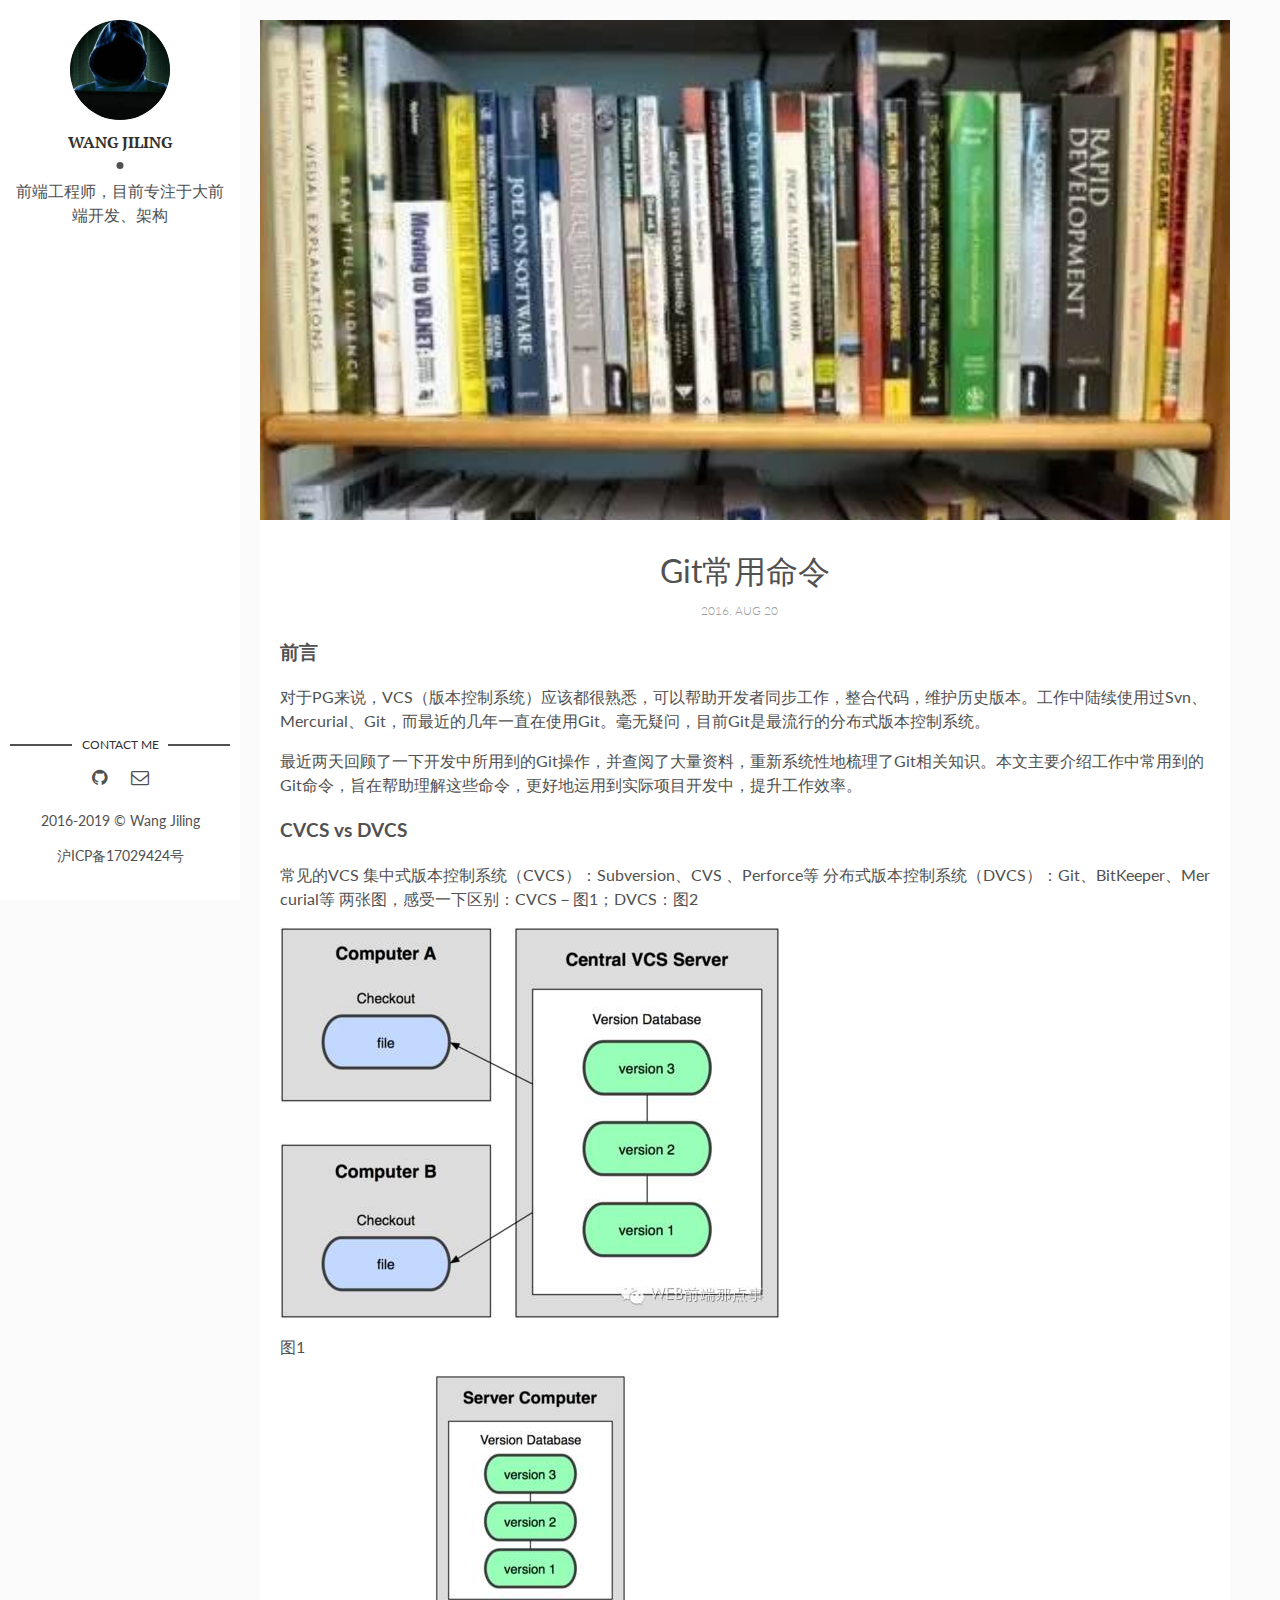
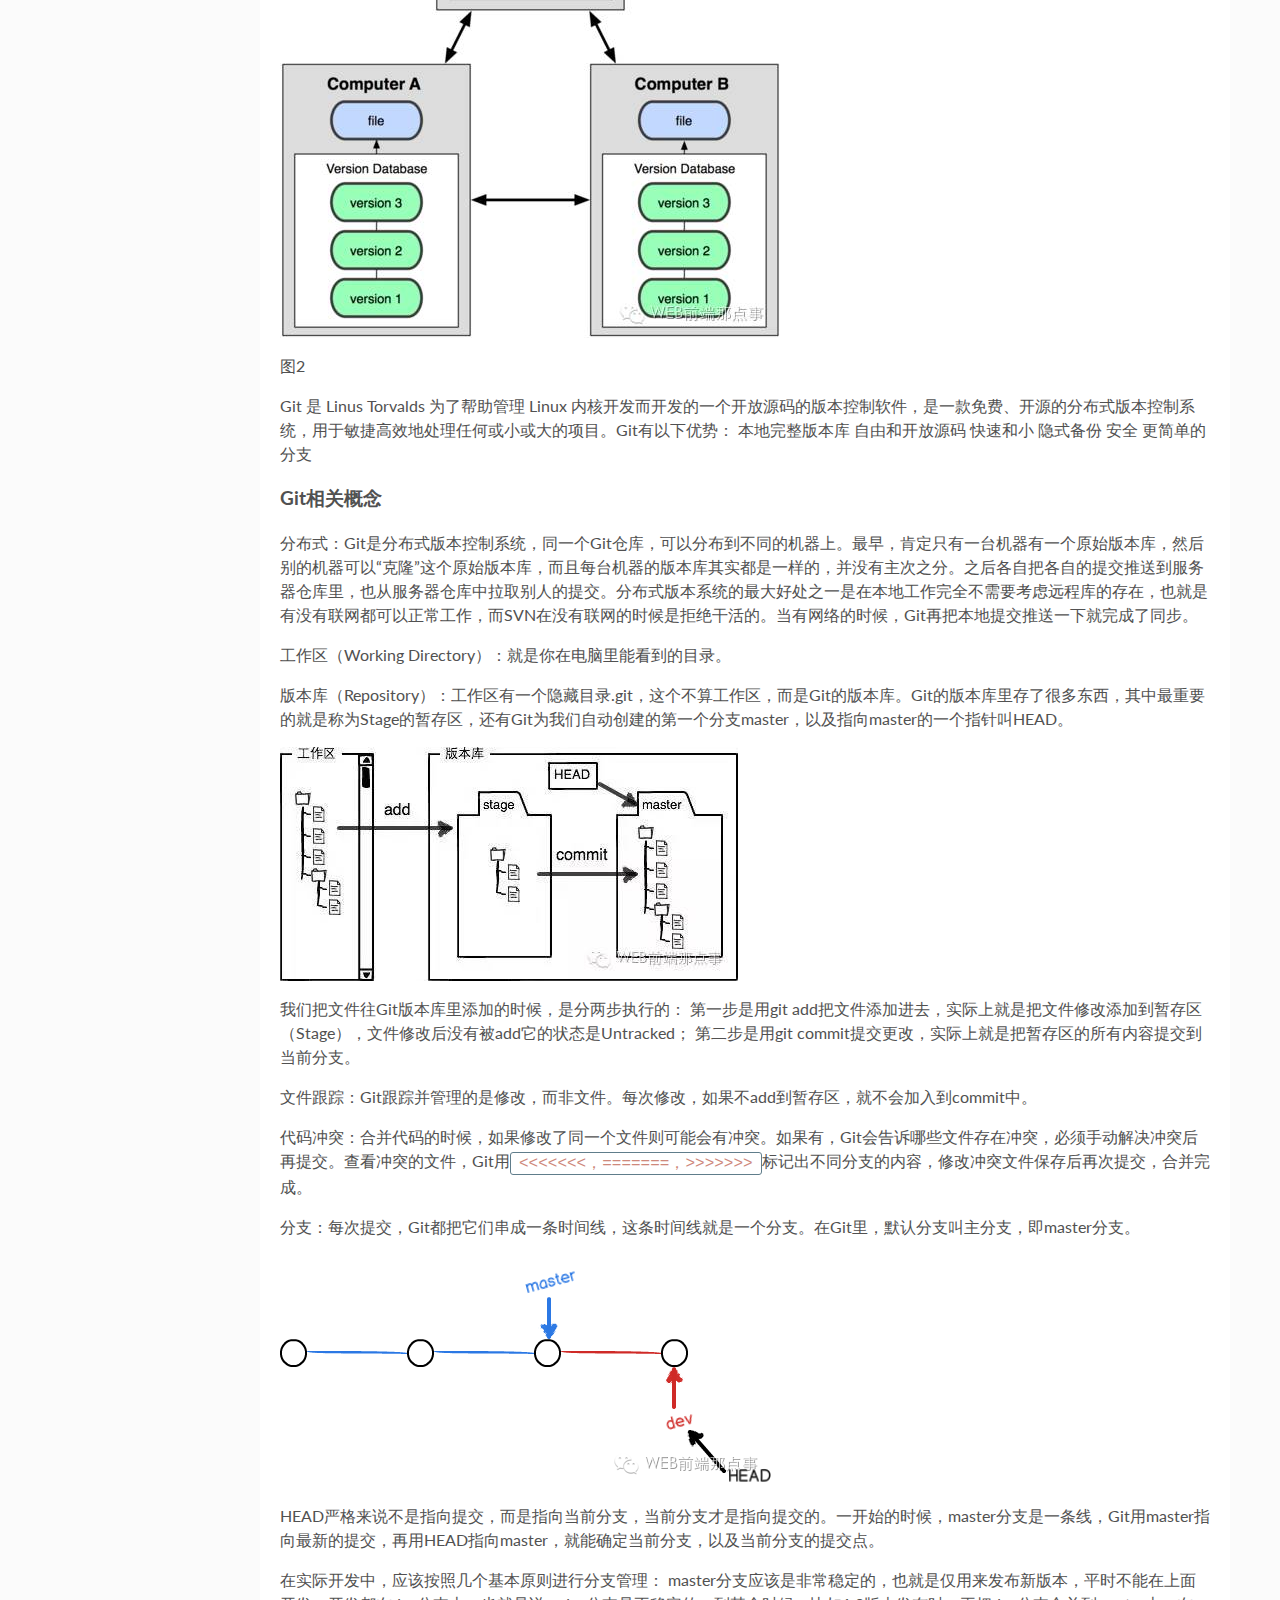
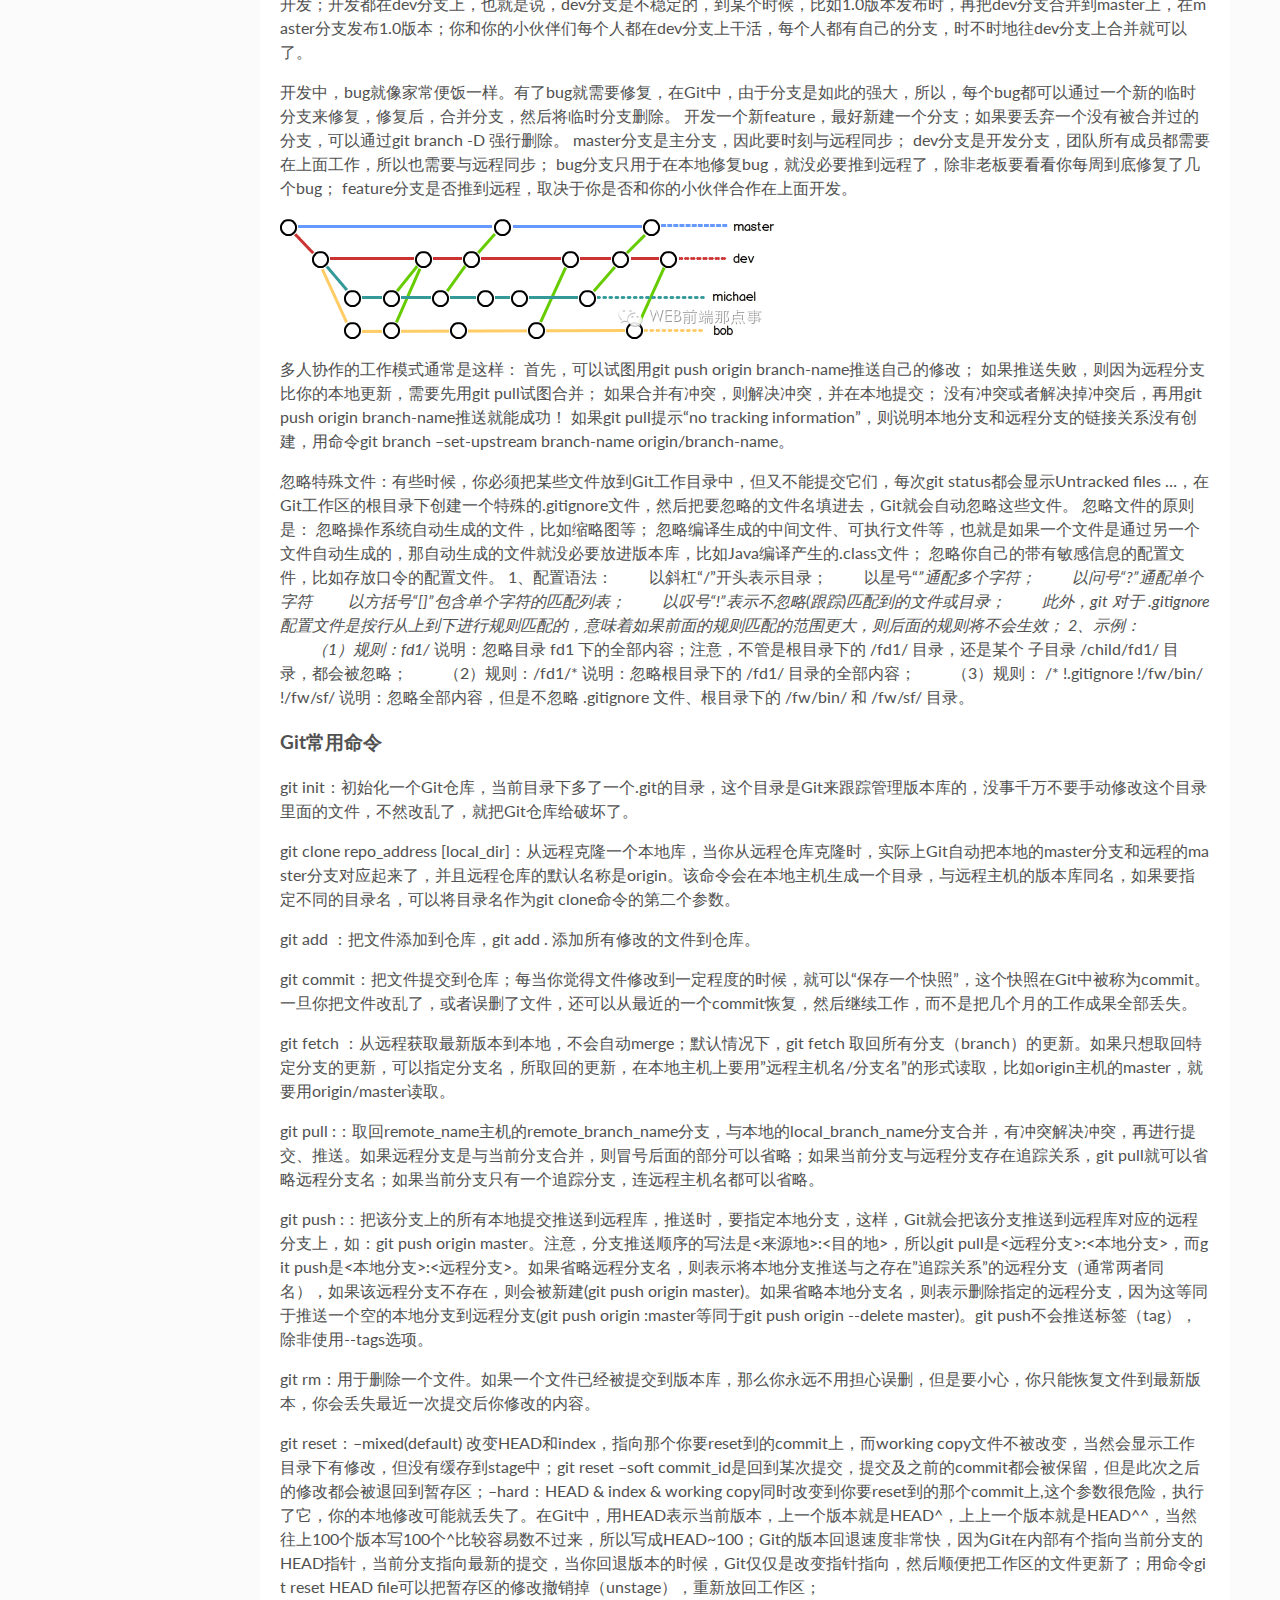
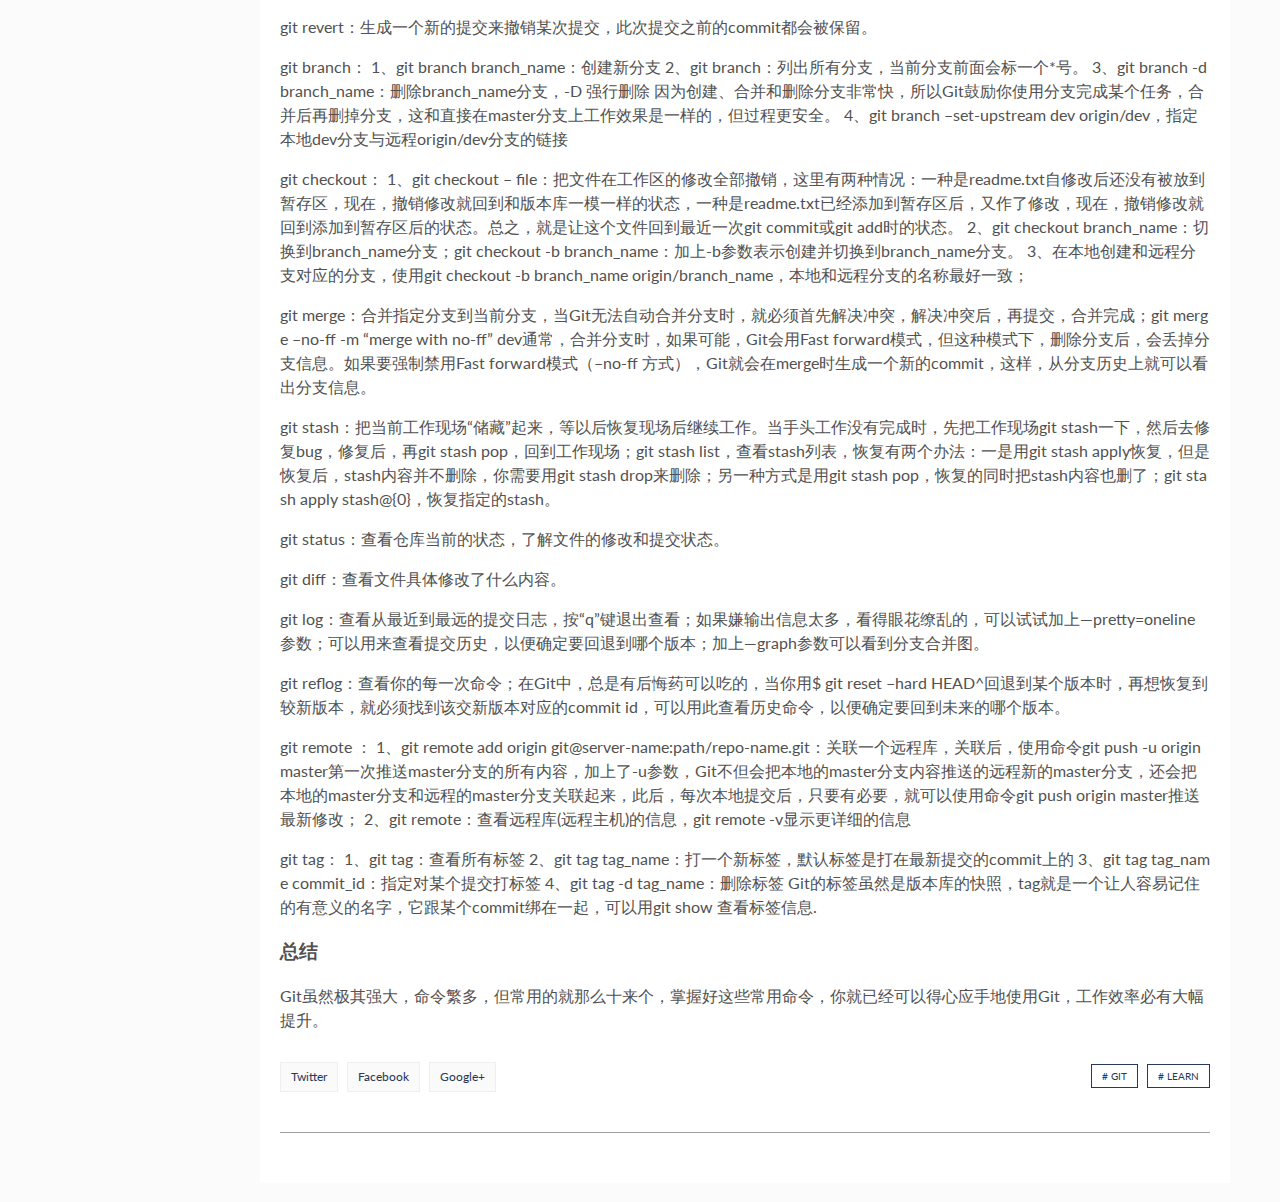
<file: 2016/08/20/git-common-commands/index.html>
<!DOCTYPE html>
<html lang="en">
<head>
	<meta charset="utf-8">
	<title>Git常用命令</title>

  <!-- Edit site and author settings in `_config.yml` to make the social details your own -->

    <meta content="WEB前端学习分享" property="og:site_name">
  
    <meta content="Git常用命令" property="og:title">
  
  
    <meta content="article" property="og:type">
  
  
    <meta content="Git常用命令" property="og:description">
  
  
    <meta content="/2016/08/20/git-common-commands/" property="og:url">
  
  
    <meta content="2016-08-20T00:00:00+08:00" property="article:published_time">
    <meta content="/about/" property="article:author">
  
  
    <meta content="/assets/img/bookrack.jpeg" property="og:image">
  
  
    
  
  
    
    <meta content="Git" property="article:tag">
    
    <meta content="Learn" property="article:tag">
    
  

  
    <meta name="twitter:card" content="Git常用命令">
  
    <meta name="twitter:site" content="@">
    <meta name="twitter:creator" content="@">
  
    <meta name="twitter:title" content="Git常用命令">
  
  
    <meta name="twitter:url" content="/2016/08/20/git-common-commands/">
  
  
    <meta name="twitter:description" content="Git常用命令">
  
  
    <meta name="twitter:image:src" content="/assets/img/bookrack.jpeg">
  

	<meta name="description" content="Git常用命令">
	<meta http-equiv="X-UA-Compatible" content="IE=edge">
	<meta name="viewport" content="width=device-width, initial-scale=1, maximum-scale=1">
	<meta property="og:image" content="">
	<link rel="shortcut icon" href="/assets/img/favicon/favicon.ico" type="image/x-icon">
	<!-- Chrome, Firefox OS and Opera -->
	<meta name="theme-color" content="#263959">
	<!-- Windows Phone -->
	<meta name="msapplication-navbutton-color" content="#263959">
	<!-- iOS Safari -->
	<meta name="apple-mobile-web-app-status-bar-style" content="#263959">
	<!-- Google Fonts -->
	<link href="https://fonts.googleapis.com/css?family=PT+Serif:400,700" rel="stylesheet">
	<link href="https://fonts.googleapis.com/css?family=Lato:300,400,700" rel="stylesheet">
	<!-- Font Awesome -->
	<link rel="stylesheet" href="/assets/fonts/font-awesome/css/font-awesome.min.css">
	<!-- Styles -->
	<link rel="stylesheet" href="/assets/css/main.css">
</head>

<body>

  <div class="wrapper">
    <aside class="sidebar">
  <header>
    <div class="about">
      <div class="cover-author-image">
        <a href="/"
          ><img
            src="/assets/img/wang.png"
            alt="Wang Jiling"
        /></a>
      </div>
      <div class="author-name">Wang Jiling</div>
      <p>前端工程师，目前专注于大前端开发、架构</p>
    </div>
  </header>
  <!-- End Header -->
  <footer>
    <section class="contact">
      <h3 class="contact-title">Contact me</h3>
      <ul>
        <!-- 
          <li><a href="https://twitter.com/wangjiling" target="_blank"><i class="fa fa-twitter" aria-hidden="true"></i></a></li>
        
        
          <li><a href="https://facebook.com/" target="_blank"><i class="fa fa-facebook" aria-hidden="true"></i></a></li>
         -->
        
        <li class="github">
          <a href="https://github.com/wangjiling" target="_blank"
            ><i class="fa fa-github"></i
          ></a>
        </li>
        
        <!-- 
          <li class="linkedin"><a href="https://in.linkedin.com/" target="_blank"><i class="fa fa-linkedin" aria-hidden="true"></i></a></li>
         -->
        
        <li class="email">
          <a href="mailto:vincentwangjiling@gmail.com"
            ><i class="fa fa-envelope-o" aria-hidden="true"></i
          ></a>
        </li>
        
      </ul>
    </section>
    <!-- End Section Contact -->
    <div class="copyright">
      <p>2016-2019 &copy; Wang Jiling</p>
      <p>
        <a target="_blank" href="http://www.miitbeian.gov.cn"
          >沪ICP备17029424号</a
        >
      </p>
    </div>
  </footer>
  <!-- End Footer -->
</aside>
<!-- End Sidebar -->
<div class="content-box clearfix"><article class="article-page">
  <div class="page-content">
    
    <div class="page-cover-image">
      <img class="page-image" src=/assets/img/bookrack.jpeg alt="Git常用命令">
    </div> <!-- End Page Cover Image -->
    
    <div class="wrap-content">
      <header class="header-page">
        <h1 class="page-title">Git常用命令</h1>
        <div class="page-date"><span>2016, Aug 20&nbsp;&nbsp;&nbsp;&nbsp;</span></div>
      </header>
      <h3 id="前言">前言</h3>

<p>对于PG来说，VCS（版本控制系统）应该都很熟悉，可以帮助开发者同步工作，整合代码，维护历史版本。工作中陆续使用过Svn、Mercurial、Git，而最近的几年一直在使用Git。毫无疑问，目前Git是最流行的分布式版本控制系统。</p>

<p>最近两天回顾了一下开发中所用到的Git操作，并查阅了大量资料，重新系统性地梳理了Git相关知识。本文主要介绍工作中常用到的Git命令，旨在帮助理解这些命令，更好地运用到实际项目开发中，提升工作效率。</p>

<h3 id="cvcs-vs-dvcs">CVCS vs DVCS</h3>

<p>常见的VCS
	集中式版本控制系统（CVCS）：Subversion、CVS 、Perforce等
	分布式版本控制系统（DVCS）：Git、BitKeeper、Mercurial等
两张图，感受一下区别：CVCS－图1；DVCS：图2</p>

<p><img src="/assets/img/git-common-commands/cvcs.jpg" alt="cvcs" /></p>

<p>图1</p>

<p><img src="/assets/img/git-common-commands/dvcs.jpg" alt="dvcs" /></p>

<p>图2</p>

<p>Git 是 Linus Torvalds 为了帮助管理 Linux 内核开发而开发的一个开放源码的版本控制软件，是一款免费、开源的分布式版本控制系统，用于敏捷高效地处理任何或小或大的项目。Git有以下优势：
    本地完整版本库
    自由和开放源码
    快速和小
    隐式备份
    安全
    更简单的分支</p>

<h3 id="git相关概念">Git相关概念</h3>

<p>分布式：Git是分布式版本控制系统，同一个Git仓库，可以分布到不同的机器上。最早，肯定只有一台机器有一个原始版本库，然后别的机器可以“克隆”这个原始版本库，而且每台机器的版本库其实都是一样的，并没有主次之分。之后各自把各自的提交推送到服务器仓库里，也从服务器仓库中拉取别人的提交。分布式版本系统的最大好处之一是在本地工作完全不需要考虑远程库的存在，也就是有没有联网都可以正常工作，而SVN在没有联网的时候是拒绝干活的。当有网络的时候，Git再把本地提交推送一下就完成了同步。</p>

<p>工作区（Working Directory）：就是你在电脑里能看到的目录。</p>

<p>版本库（Repository）：工作区有一个隐藏目录.git，这个不算工作区，而是Git的版本库。Git的版本库里存了很多东西，其中最重要的就是称为Stage的暂存区，还有Git为我们自动创建的第一个分支master，以及指向master的一个指针叫HEAD。</p>

<p><img src="/assets/img/git-common-commands/repository.jpg" alt="repository" /></p>

<p>我们把文件往Git版本库里添加的时候，是分两步执行的：
第一步是用git add把文件添加进去，实际上就是把文件修改添加到暂存区（Stage），文件修改后没有被add它的状态是Untracked；
第二步是用git commit提交更改，实际上就是把暂存区的所有内容提交到当前分支。</p>

<p>文件跟踪：Git跟踪并管理的是修改，而非文件。每次修改，如果不add到暂存区，就不会加入到commit中。</p>

<p>代码冲突：合并代码的时候，如果修改了同一个文件则可能会有冲突。如果有，Git会告诉哪些文件存在冲突，必须手动解决冲突后再提交。查看冲突的文件，Git用<code class="highlighter-rouge">&lt;&lt;&lt;&lt;&lt;&lt;&lt;，=======，&gt;&gt;&gt;&gt;&gt;&gt;&gt;</code>标记出不同分支的内容，修改冲突文件保存后再次提交，合并完成。</p>

<p>分支：每次提交，Git都把它们串成一条时间线，这条时间线就是一个分支。在Git里，默认分支叫主分支，即master分支。</p>

<p><img src="/assets/img/git-common-commands/header.jpg" alt="header" /></p>

<p>HEAD严格来说不是指向提交，而是指向当前分支，当前分支才是指向提交的。一开始的时候，master分支是一条线，Git用master指向最新的提交，再用HEAD指向master，就能确定当前分支，以及当前分支的提交点。</p>

<p>在实际开发中，应该按照几个基本原则进行分支管理：
master分支应该是非常稳定的，也就是仅用来发布新版本，平时不能在上面开发；开发都在dev分支上，也就是说，dev分支是不稳定的，到某个时候，比如1.0版本发布时，再把dev分支合并到master上，在master分支发布1.0版本；你和你的小伙伴们每个人都在dev分支上干活，每个人都有自己的分支，时不时地往dev分支上合并就可以了。</p>

<p>开发中，bug就像家常便饭一样。有了bug就需要修复，在Git中，由于分支是如此的强大，所以，每个bug都可以通过一个新的临时分支来修复，修复后，合并分支，然后将临时分支删除。
开发一个新feature，最好新建一个分支；如果要丢弃一个没有被合并过的分支，可以通过git branch -D <name>强行删除。
master分支是主分支，因此要时刻与远程同步；
dev分支是开发分支，团队所有成员都需要在上面工作，所以也需要与远程同步；
bug分支只用于在本地修复bug，就没必要推到远程了，除非老板要看看你每周到底修复了几个bug；
feature分支是否推到远程，取决于你是否和你的小伙伴合作在上面开发。</name></p>

<p><img src="/assets/img/git-common-commands/branch.jpg" alt="branch" /></p>

<p>多人协作的工作模式通常是这样：
首先，可以试图用git push origin branch-name推送自己的修改；
如果推送失败，则因为远程分支比你的本地更新，需要先用git pull试图合并；
如果合并有冲突，则解决冲突，并在本地提交；
没有冲突或者解决掉冲突后，再用git push origin branch-name推送就能成功！
如果git pull提示“no tracking information”，则说明本地分支和远程分支的链接关系没有创建，用命令git branch –set-upstream branch-name origin/branch-name。</p>

<p>忽略特殊文件：有些时候，你必须把某些文件放到Git工作目录中，但又不能提交它们，每次git status都会显示Untracked files …，在Git工作区的根目录下创建一个特殊的.gitignore文件，然后把要忽略的文件名填进去，Git就会自动忽略这些文件。
忽略文件的原则是：
忽略操作系统自动生成的文件，比如缩略图等；
忽略编译生成的中间文件、可执行文件等，也就是如果一个文件是通过另一个文件自动生成的，那自动生成的文件就没必要放进版本库，比如Java编译产生的.class文件；
忽略你自己的带有敏感信息的配置文件，比如存放口令的配置文件。
1、配置语法：
　　以斜杠“/”开头表示目录；
　　以星号“<em>”通配多个字符；
　　以问号“?”通配单个字符
　　以方括号“[]”包含单个字符的匹配列表；
　　以叹号“!”表示不忽略(跟踪)匹配到的文件或目录；
　　此外，git 对于 .gitignore 配置文件是按行从上到下进行规则匹配的，意味着如果前面的规则匹配的范围更大，则后面的规则将不会生效；
2、示例：
　　（1）规则：fd1/</em>
		说明：忽略目录 fd1 下的全部内容；注意，不管是根目录下的 /fd1/ 目录，还是某个	子目录 /child/fd1/ 目录，都会被忽略；
　　（2）规则：/fd1/*
		说明：忽略根目录下的 /fd1/ 目录的全部内容；
　　（3）规则：
		/*
		!.gitignore
		!/fw/bin/
		!/fw/sf/
	说明：忽略全部内容，但是不忽略 .gitignore 文件、根目录下的 /fw/bin/ 和 /fw/sf/ 目录。</p>

<h3 id="git常用命令">Git常用命令</h3>

<p>git init：初始化一个Git仓库，当前目录下多了一个.git的目录，这个目录是Git来跟踪管理版本库的，没事千万不要手动修改这个目录里面的文件，不然改乱了，就把Git仓库给破坏了。</p>

<p>git clone repo_address [local_dir]：从远程克隆一个本地库，当你从远程仓库克隆时，实际上Git自动把本地的master分支和远程的master分支对应起来了，并且远程仓库的默认名称是origin。该命令会在本地主机生成一个目录，与远程主机的版本库同名，如果要指定不同的目录名，可以将目录名作为git clone命令的第二个参数。</p>

<p>git add <file>：把文件添加到仓库，git add . 添加所有修改的文件到仓库。</file></p>

<p>git commit：把文件提交到仓库；每当你觉得文件修改到一定程度的时候，就可以“保存一个快照”，这个快照在Git中被称为commit。一旦你把文件改乱了，或者误删了文件，还可以从最近的一个commit恢复，然后继续工作，而不是把几个月的工作成果全部丢失。</p>

<p>git fetch <remote_name> <branch_name>：从远程获取最新版本到本地，不会自动merge；默认情况下，git fetch <remote_name> 取回所有分支（branch）的更新。如果只想取回特定分支的更新，可以指定分支名，所取回的更新，在本地主机上要用”远程主机名/分支名”的形式读取，比如origin主机的master，就要用origin/master读取。</remote_name></branch_name></remote_name></p>

<p>git pull <remote_name> <remote_branch_name>:<local_branch_name>：取回remote_name主机的remote_branch_name分支，与本地的local_branch_name分支合并，有冲突解决冲突，再进行提交、推送。如果远程分支是与当前分支合并，则冒号后面的部分可以省略；如果当前分支与远程分支存在追踪关系，git pull就可以省略远程分支名；如果当前分支只有一个追踪分支，连远程主机名都可以省略。</local_branch_name></remote_branch_name></remote_name></p>

<p>git push <remote_name> <local_branch_name>:<remote_branch_name>：把该分支上的所有本地提交推送到远程库，推送时，要指定本地分支，这样，Git就会把该分支推送到远程库对应的远程分支上，如：git push origin master。注意，分支推送顺序的写法是<来源地>:<目的地>，所以git pull是<远程分支>:<本地分支>，而git push是<本地分支>:<远程分支>。如果省略远程分支名，则表示将本地分支推送与之存在”追踪关系”的远程分支（通常两者同名），如果该远程分支不存在，则会被新建(git push origin master)。如果省略本地分支名，则表示删除指定的远程分支，因为这等同于推送一个空的本地分支到远程分支(git push origin :master等同于git push origin --delete master)。git push不会推送标签（tag），除非使用--tags选项。</远程分支></本地分支></本地分支></远程分支></目的地></来源地></remote_branch_name></local_branch_name></remote_name></p>

<p>git rm：用于删除一个文件。如果一个文件已经被提交到版本库，那么你永远不用担心误删，但是要小心，你只能恢复文件到最新版本，你会丢失最近一次提交后你修改的内容。</p>

<p>git reset：–mixed(default) 改变HEAD和index，指向那个你要reset到的commit上，而working copy文件不被改变，当然会显示工作目录下有修改，但没有缓存到stage中；git reset –soft commit_id是回到某次提交，提交及之前的commit都会被保留，但是此次之后的修改都会被退回到暂存区；–hard：HEAD &amp; index &amp; working copy同时改变到你要reset到的那个commit上,这个参数很危险，执行了它，你的本地修改可能就丢失了。在Git中，用HEAD表示当前版本，上一个版本就是HEAD^，上上一个版本就是HEAD^^，当然往上100个版本写100个^比较容易数不过来，所以写成HEAD~100；Git的版本回退速度非常快，因为Git在内部有个指向当前分支的HEAD指针，当前分支指向最新的提交，当你回退版本的时候，Git仅仅是改变指针指向，然后顺便把工作区的文件更新了；用命令git reset HEAD file可以把暂存区的修改撤销掉（unstage），重新放回工作区；</p>

<p>git revert：生成一个新的提交来撤销某次提交，此次提交之前的commit都会被保留。</p>

<p>git branch：
1、git branch branch_name：创建新分支
2、git branch：列出所有分支，当前分支前面会标一个*号。
3、git branch -d branch_name：删除branch_name分支，-D 强行删除
因为创建、合并和删除分支非常快，所以Git鼓励你使用分支完成某个任务，合并后再删掉分支，这和直接在master分支上工作效果是一样的，但过程更安全。
4、git branch –set-upstream dev origin/dev，指定本地dev分支与远程origin/dev分支的链接</p>

<p>git checkout：
1、git checkout – file：把文件在工作区的修改全部撤销，这里有两种情况：一种是readme.txt自修改后还没有被放到暂存区，现在，撤销修改就回到和版本库一模一样的状态，一种是readme.txt已经添加到暂存区后，又作了修改，现在，撤销修改就回到添加到暂存区后的状态。总之，就是让这个文件回到最近一次git commit或git add时的状态。
2、git checkout branch_name：切换到branch_name分支；git checkout -b branch_name：加上-b参数表示创建并切换到branch_name分支。
3、在本地创建和远程分支对应的分支，使用git checkout -b branch_name origin/branch_name，本地和远程分支的名称最好一致；</p>

<p>git merge：合并指定分支到当前分支，当Git无法自动合并分支时，就必须首先解决冲突，解决冲突后，再提交，合并完成；git merge –no-ff -m “merge with no-ff” dev通常，合并分支时，如果可能，Git会用Fast forward模式，但这种模式下，删除分支后，会丢掉分支信息。如果要强制禁用Fast forward模式（–no-ff 方式），Git就会在merge时生成一个新的commit，这样，从分支历史上就可以看出分支信息。</p>

<p>git stash：把当前工作现场“储藏”起来，等以后恢复现场后继续工作。当手头工作没有完成时，先把工作现场git stash一下，然后去修复bug，修复后，再git stash pop，回到工作现场；git stash list，查看stash列表，恢复有两个办法：一是用git stash apply恢复，但是恢复后，stash内容并不删除，你需要用git stash drop来删除；另一种方式是用git stash pop，恢复的同时把stash内容也删了；git stash apply stash@{0}，恢复指定的stash。</p>

<p>git status：查看仓库当前的状态，了解文件的修改和提交状态。</p>

<p>git diff：查看文件具体修改了什么内容。</p>

<p>git log：查看从最近到最远的提交日志，按“q”键退出查看；如果嫌输出信息太多，看得眼花缭乱的，可以试试加上—pretty=oneline参数；可以用来查看提交历史，以便确定要回退到哪个版本；加上—graph参数可以看到分支合并图。</p>

<p>git reflog：查看你的每一次命令；在Git中，总是有后悔药可以吃的，当你用$ git reset –hard HEAD^回退到某个版本时，再想恢复到较新版本，就必须找到该交新版本对应的commit id，可以用此查看历史命令，以便确定要回到未来的哪个版本。</p>

<p>git remote ：
1、git remote add origin git@server-name:path/repo-name.git：关联一个远程库，关联后，使用命令git push -u origin master第一次推送master分支的所有内容，加上了-u参数，Git不但会把本地的master分支内容推送的远程新的master分支，还会把本地的master分支和远程的master分支关联起来，此后，每次本地提交后，只要有必要，就可以使用命令git push origin master推送最新修改；
2、git remote：查看远程库(远程主机)的信息，git remote -v显示更详细的信息</p>

<p>git tag：
1、git tag：查看所有标签
2、git tag tag_name：打一个新标签，默认标签是打在最新提交的commit上的
3、git tag tag_name commit_id：指定对某个提交打标签
4、git tag -d tag_name：删除标签
Git的标签虽然是版本库的快照，tag就是一个让人容易记住的有意义的名字，它跟某个commit绑在一起，可以用git show <tagname>查看标签信息.</tagname></p>

<h3 id="总结">总结</h3>

<p>Git虽然极其强大，命令繁多，但常用的就那么十来个，掌握好这些常用命令，你就已经可以得心应手地使用Git，工作效率必有大幅提升。</p>

      <div class="page-footer">
        <div class="page-share">
          <a href="https://twitter.com/intent/tweet?text=Git常用命令&url=/2016/08/20/git-common-commands/" title="Share on Twitter" rel="nofollow" target="_blank">Twitter</a>
          <a href="https://facebook.com/sharer.php?u=/2016/08/20/git-common-commands/" title="Share on Facebook" rel="nofollow" target="_blank">Facebook</a>
          <a href="https://plus.google.com/share?url=/2016/08/20/git-common-commands/" title="Share on Google+" rel="nofollow" target="_blank">Google+</a>
        </div>
        <div class="page-tag">
          
            <a href="/tags#Git" class="tag">&#35; Git</a>
          
            <a href="/tags#Learn" class="tag">&#35; Learn</a>
          
        </div>
      </div>
      <section class="comment-area">
  <!--PC和WAP自适应版-->
  <div id="SOHUCS"></div>
  <script type="text/javascript">
    (function () {
      var appid = "cytqkAhNv";
      var conf = "prod_6e8ce9f2b9b375457313cf45a53ca895";
      var width = window.innerWidth || document.documentElement.clientWidth;
      if (width < 1000) {
        var head =
          document.getElementsByTagName("head")[0] ||
          document.head ||
          document.documentElement;
        var script = document.createElement("script");
        script.type = "text/javascript";
        script.charset = "utf-8";
        script.id = "changyan_mobile_js";
        script.src =
          "https://cy-cdn.kuaizhan.com/upload/mobile/wap-js/changyan_mobile.js?client_id=" +
          appid +
          "&conf=" +
          conf;
        head.appendChild(script);
      } else {
        var loadJs = function (d, a) {
          var c =
            document.getElementsByTagName("head")[0] ||
            document.head ||
            document.documentElement;
          var b = document.createElement("script");
          b.setAttribute("type", "text/javascript");
          b.setAttribute("charset", "UTF-8");
          b.setAttribute("src", d);
          if (typeof a === "function") {
            if (window.attachEvent) {
              b.onreadystatechange = function () {
                var e = b.readyState;
                if (e === "loaded" || e === "complete") {
                  b.onreadystatechange = null;
                  a();
                }
              };
            } else {
              b.onload = a;
            }
          }
          c.appendChild(b);
        };
        loadJs("https://cy-cdn.kuaizhan.com/upload/changyan.js", function () {
          window.changyan.api.config({ appid: appid, conf: conf });
        });
      }
    })();
  </script>
</section>

    </div> <!-- End Wrap Content -->
  </div> <!-- End Page Content -->
</article> <!-- End Article Page -->
</div>

  </div>
  
  <!-- Global site tag (gtag.js) - Google Analytics -->
<script async src="https://www.googletagmanager.com/gtag/js?id=UA-111688204-1"></script>
<script>
    window.dataLayer = window.dataLayer || [];
    function gtag(){dataLayer.push(arguments);}
    gtag('js', new Date());

    gtag('config', 'UA-111688204-1');
</script>

<!-- baidu -->
<script>
    var _hmt = _hmt || [];
    (function() {
        var hm = document.createElement("script");
        hm.src = "https://hm.baidu.com/hm.js?4203e28ed2486071d9be8be5ac2e99cd";
        var s = document.getElementsByTagName("script")[0];
        s.parentNode.insertBefore(hm, s);
    })();
</script>

</body>
</html>
</file>
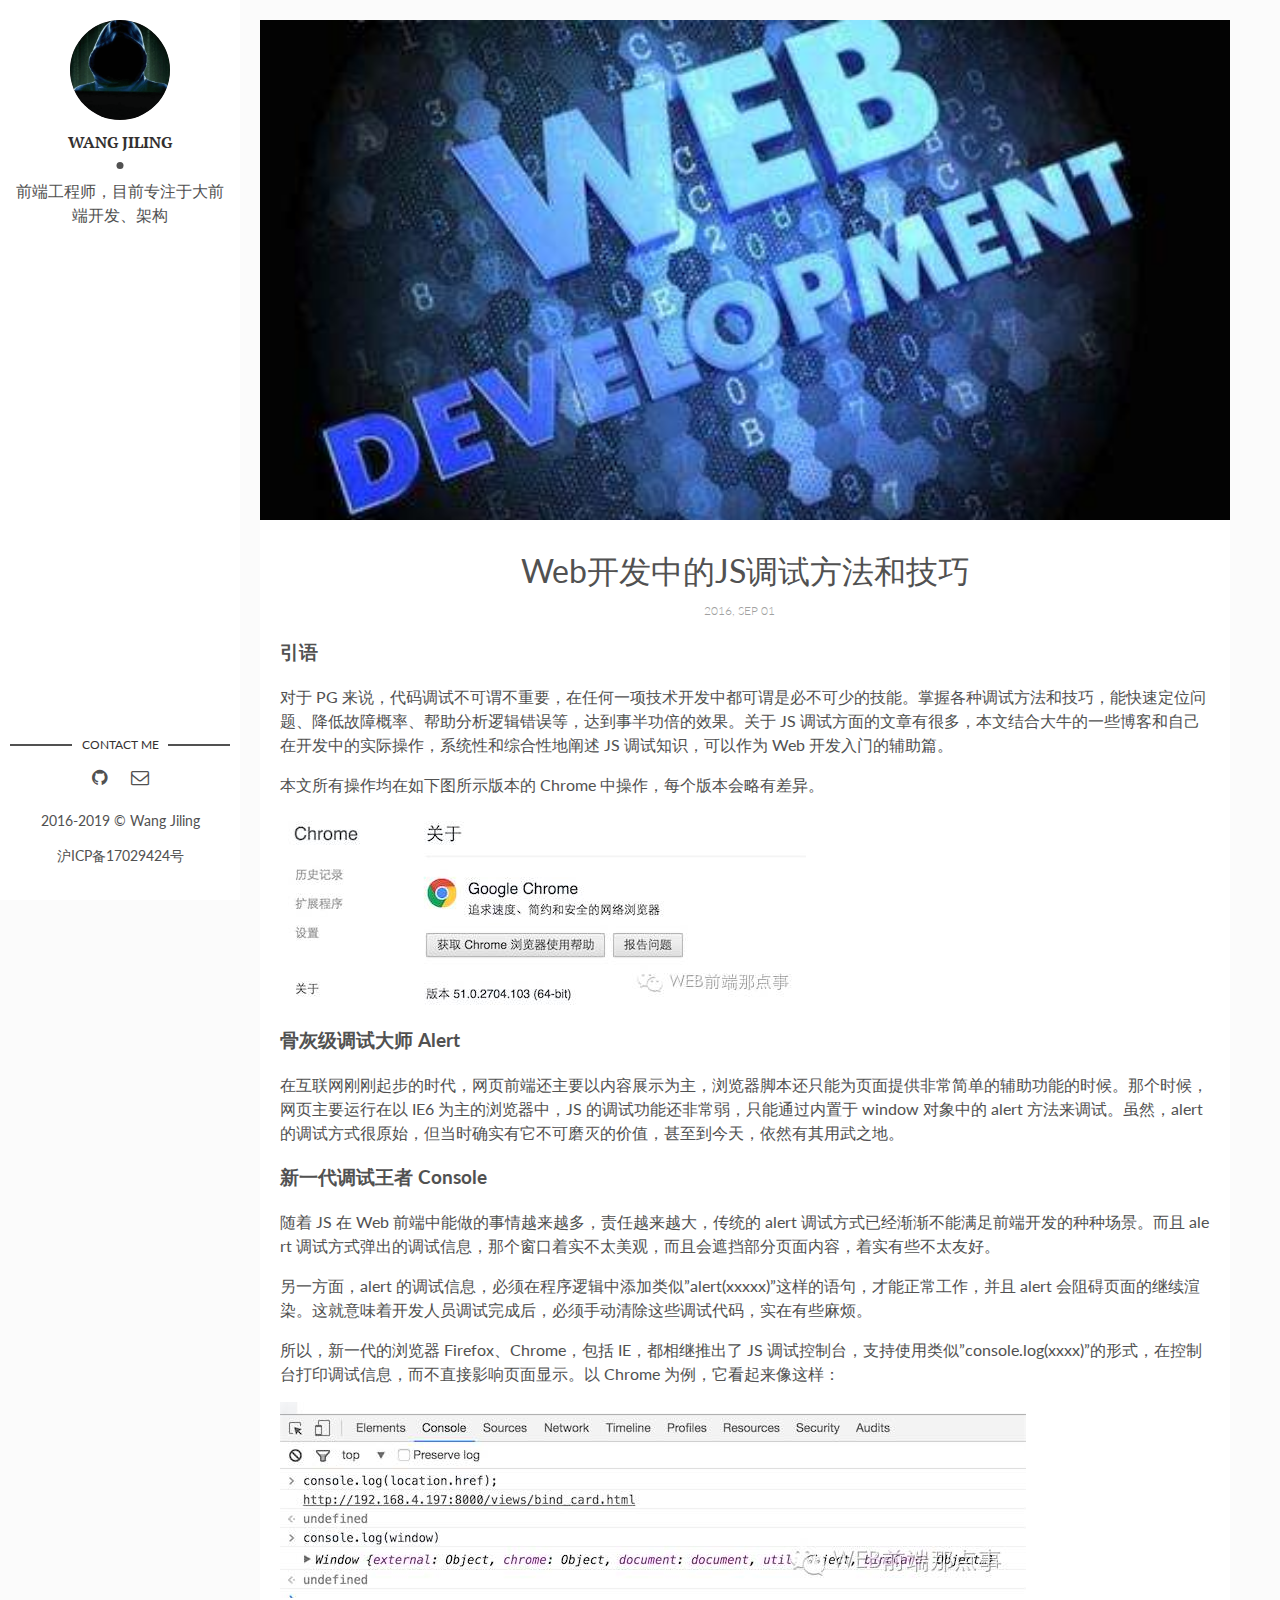
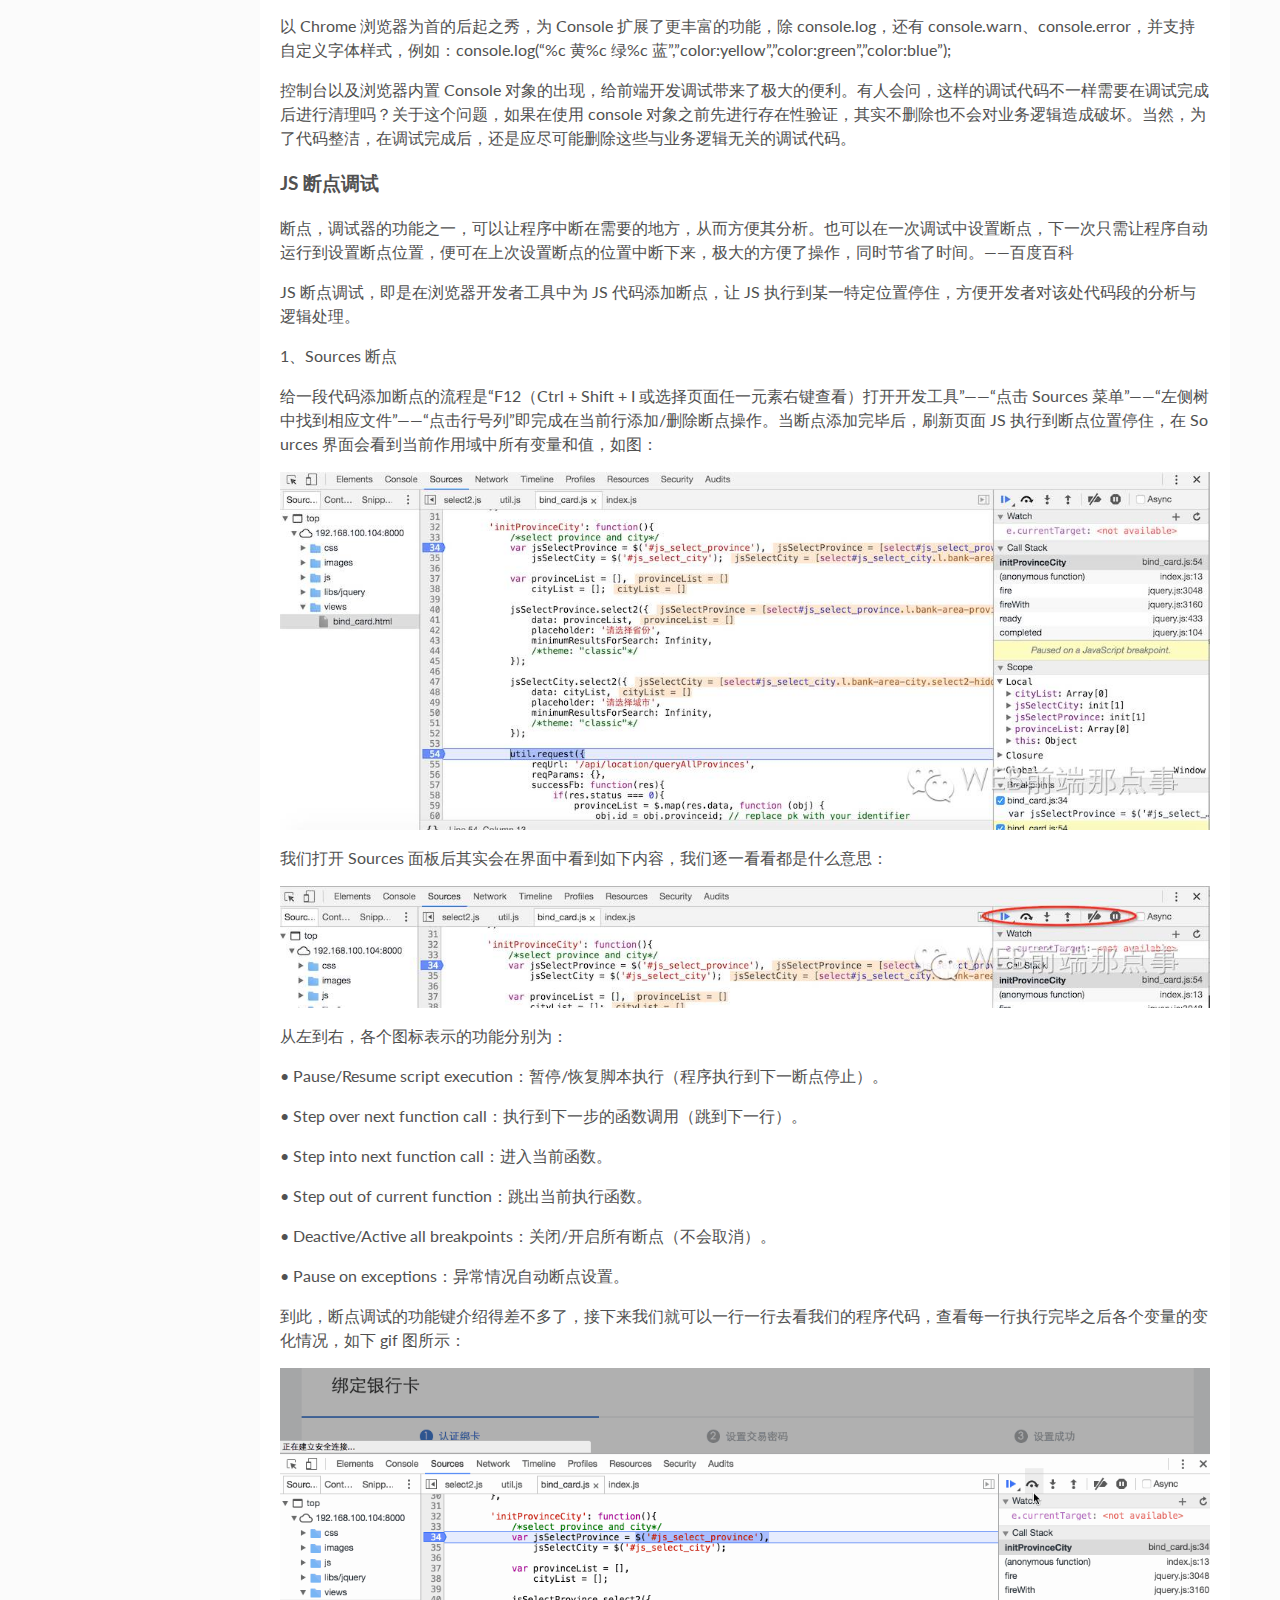
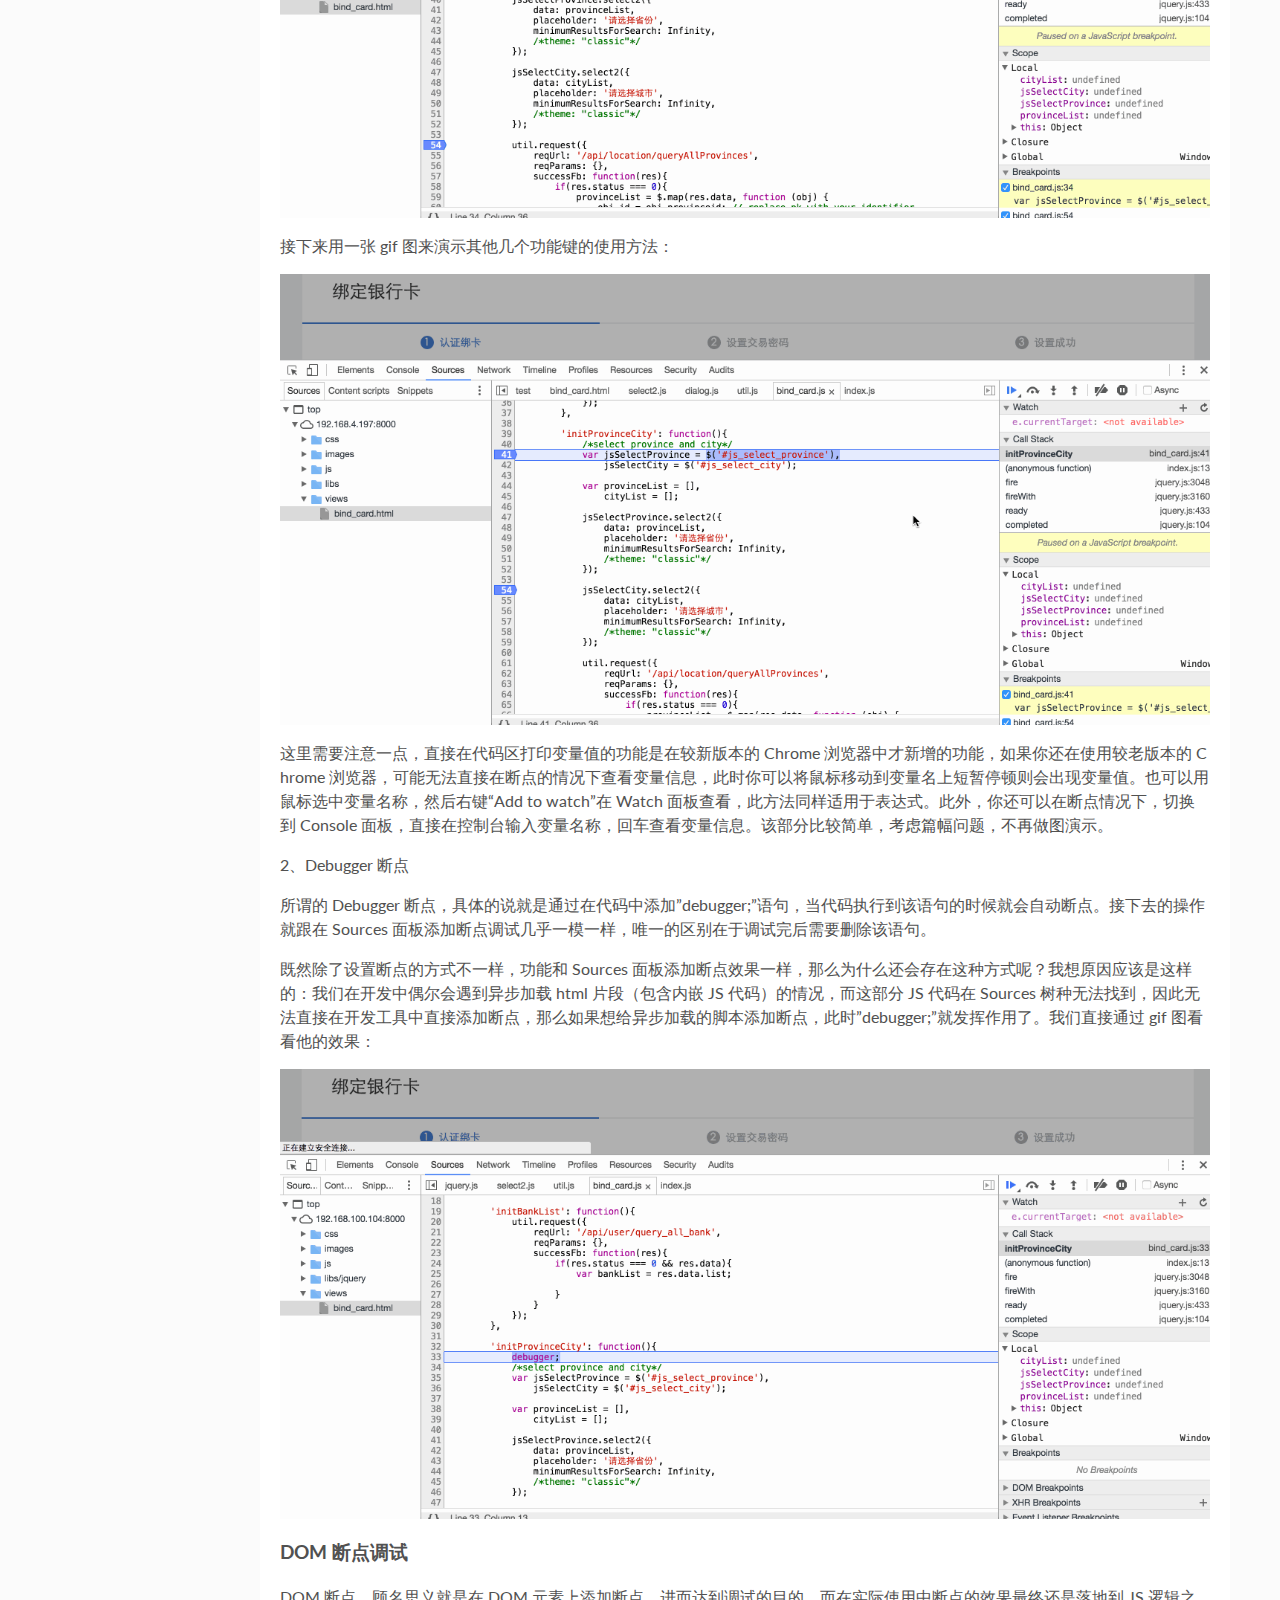
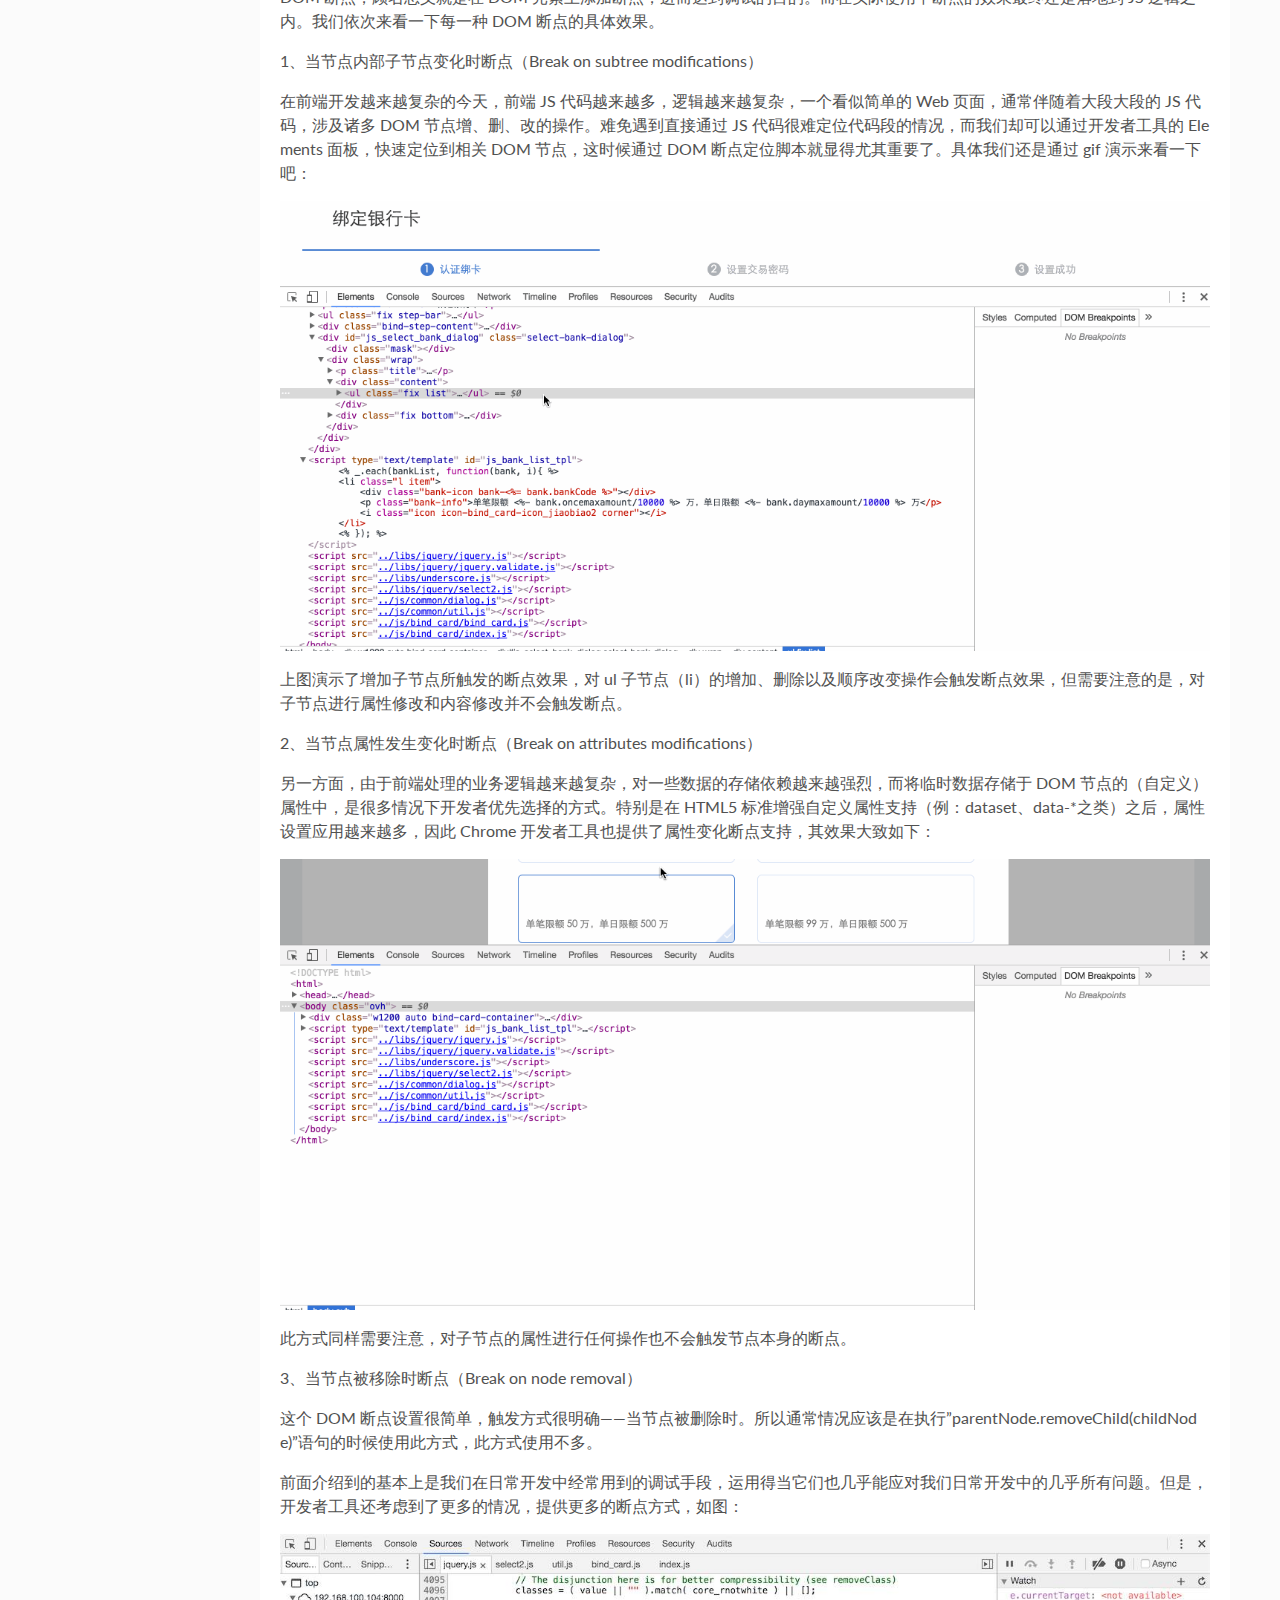
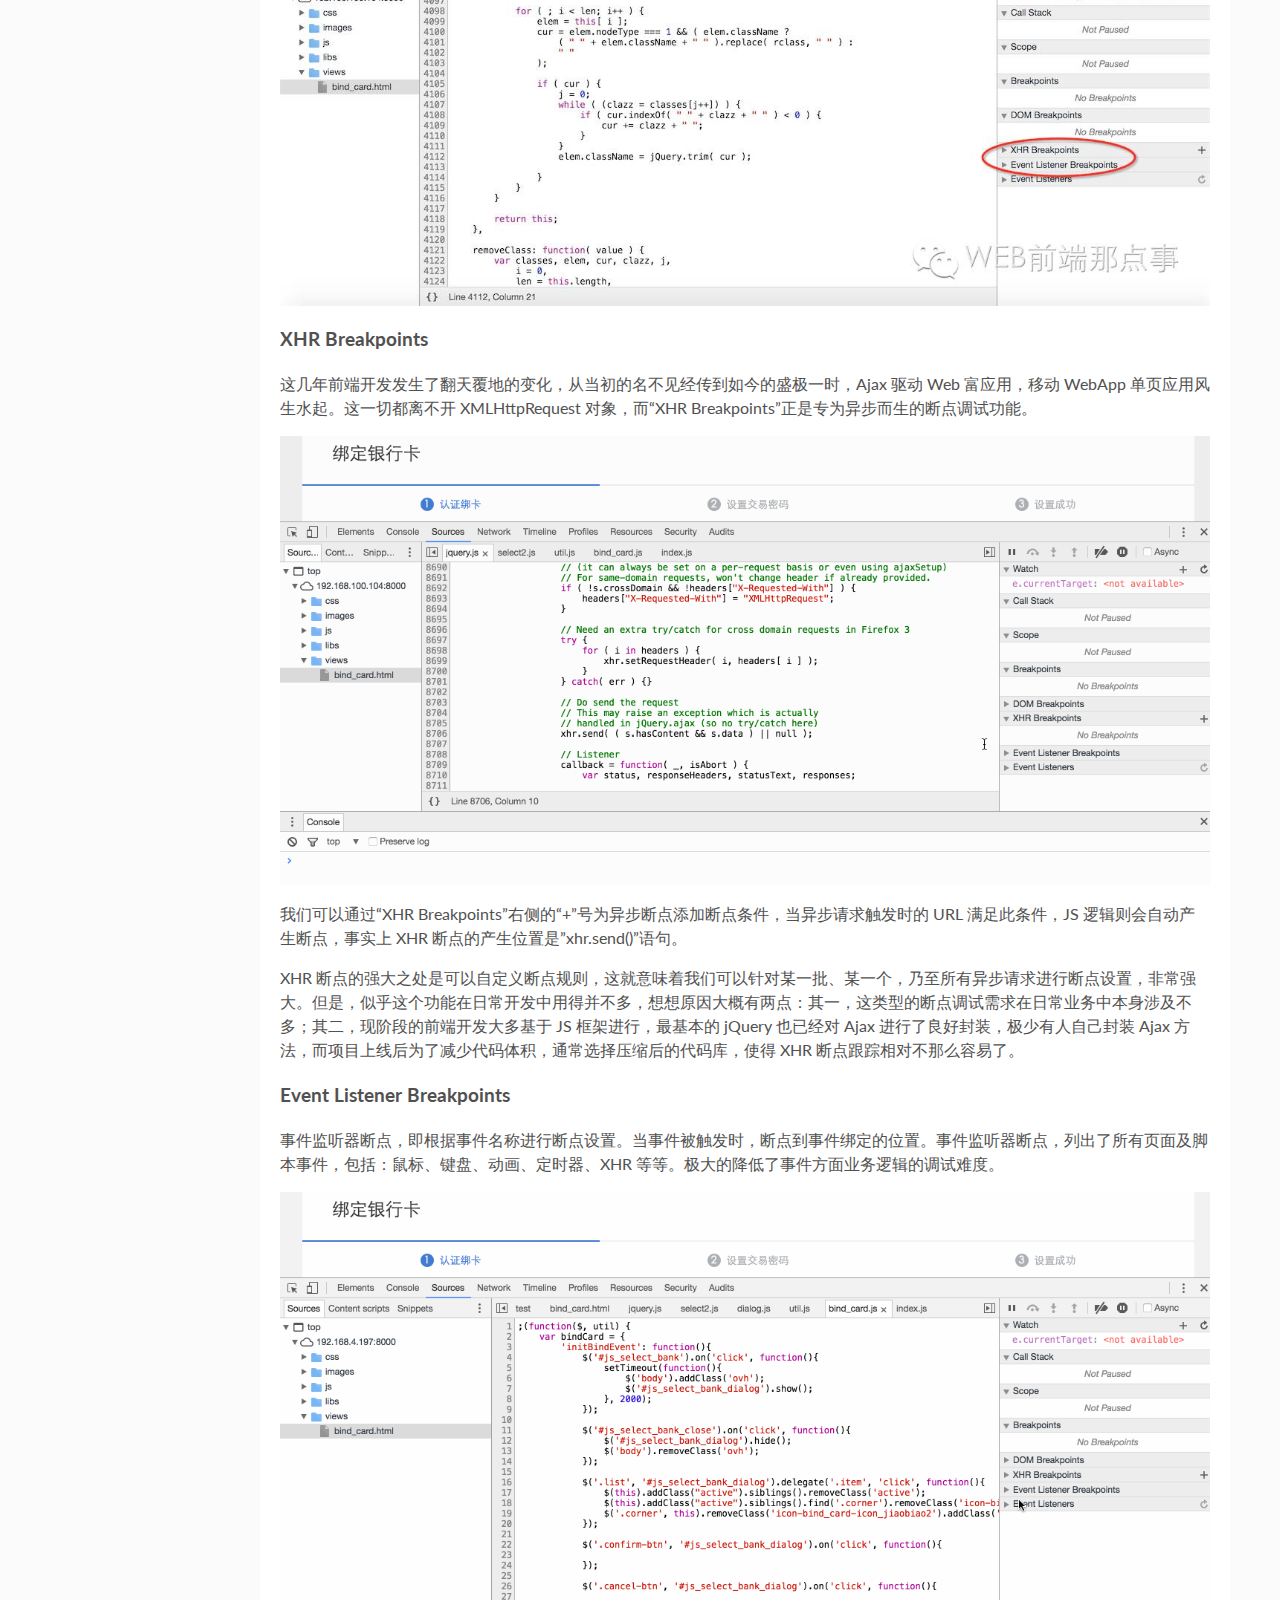
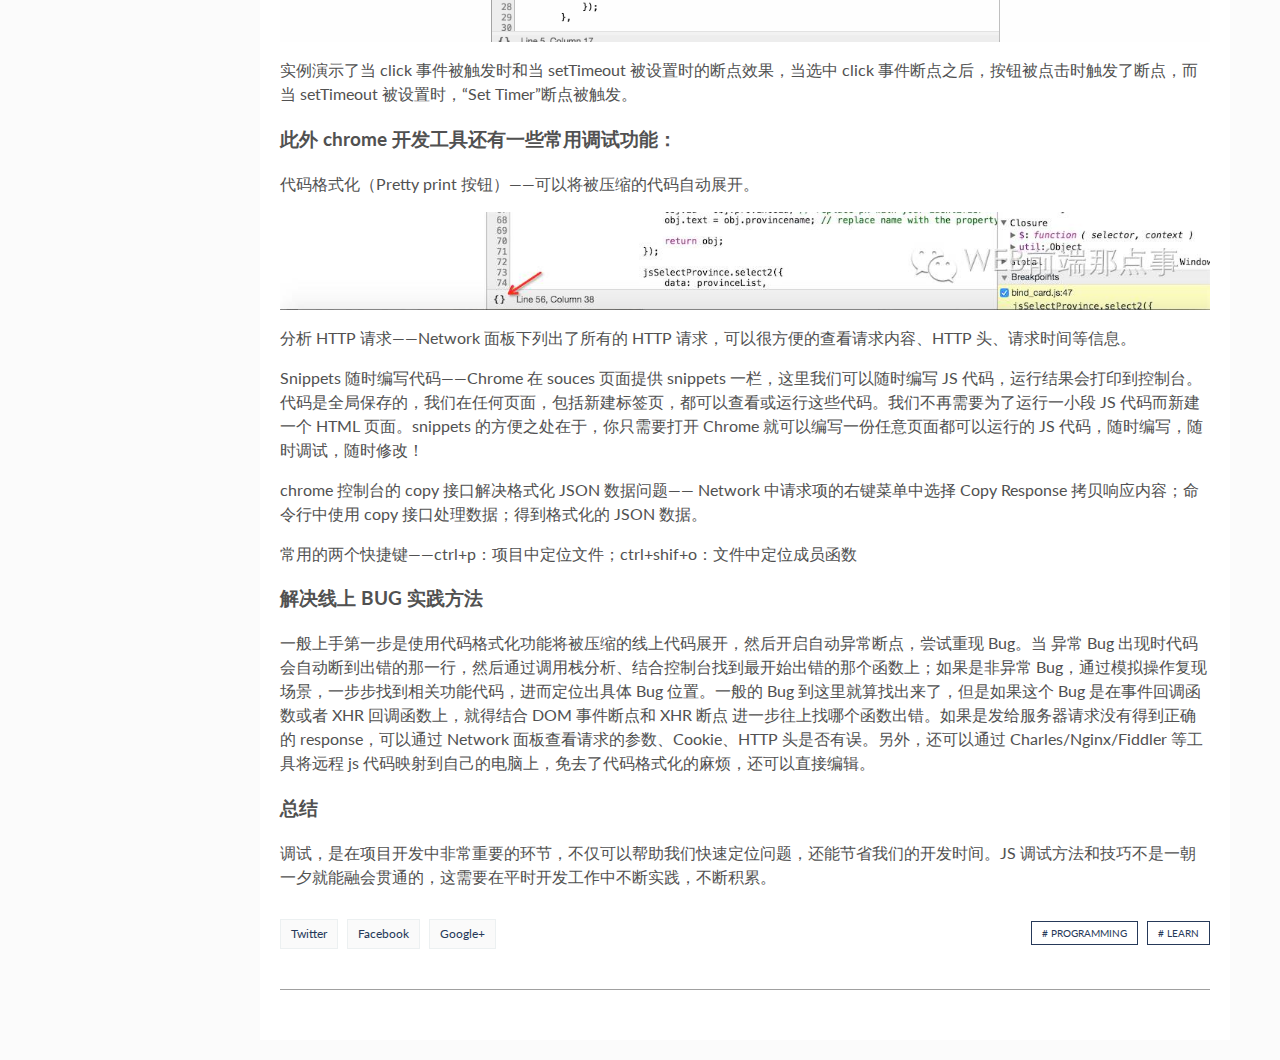
<file: 2016/09/01/js-debug-method-and-technique/index.html>
<!DOCTYPE html>
<html lang="en">
<head>
	<meta charset="utf-8">
	<title>Web开发中的JS调试方法和技巧</title>

  <!-- Edit site and author settings in `_config.yml` to make the social details your own -->

    <meta content="WEB前端学习分享" property="og:site_name">
  
    <meta content="Web开发中的JS调试方法和技巧" property="og:title">
  
  
    <meta content="article" property="og:type">
  
  
    <meta content="Web开发中的JS调试方法和技巧" property="og:description">
  
  
    <meta content="/2016/09/01/js-debug-method-and-technique/" property="og:url">
  
  
    <meta content="2016-09-01T00:00:00+08:00" property="article:published_time">
    <meta content="/about/" property="article:author">
  
  
    <meta content="/assets/img/web-dev.jpeg" property="og:image">
  
  
    
  
  
    
    <meta content="Programming" property="article:tag">
    
    <meta content="Learn" property="article:tag">
    
  

  
    <meta name="twitter:card" content="Web开发中的JS调试方法和技巧">
  
    <meta name="twitter:site" content="@">
    <meta name="twitter:creator" content="@">
  
    <meta name="twitter:title" content="Web开发中的JS调试方法和技巧">
  
  
    <meta name="twitter:url" content="/2016/09/01/js-debug-method-and-technique/">
  
  
    <meta name="twitter:description" content="Web开发中的JS调试方法和技巧">
  
  
    <meta name="twitter:image:src" content="/assets/img/web-dev.jpeg">
  

	<meta name="description" content="Web开发中的JS调试方法和技巧">
	<meta http-equiv="X-UA-Compatible" content="IE=edge">
	<meta name="viewport" content="width=device-width, initial-scale=1, maximum-scale=1">
	<meta property="og:image" content="">
	<link rel="shortcut icon" href="/assets/img/favicon/favicon.ico" type="image/x-icon">
	<!-- Chrome, Firefox OS and Opera -->
	<meta name="theme-color" content="#263959">
	<!-- Windows Phone -->
	<meta name="msapplication-navbutton-color" content="#263959">
	<!-- iOS Safari -->
	<meta name="apple-mobile-web-app-status-bar-style" content="#263959">
	<!-- Google Fonts -->
	<link href="https://fonts.googleapis.com/css?family=PT+Serif:400,700" rel="stylesheet">
	<link href="https://fonts.googleapis.com/css?family=Lato:300,400,700" rel="stylesheet">
	<!-- Font Awesome -->
	<link rel="stylesheet" href="/assets/fonts/font-awesome/css/font-awesome.min.css">
	<!-- Styles -->
	<link rel="stylesheet" href="/assets/css/main.css">
</head>

<body>

  <div class="wrapper">
    <aside class="sidebar">
  <header>
    <div class="about">
      <div class="cover-author-image">
        <a href="/"
          ><img
            src="/assets/img/wang.png"
            alt="Wang Jiling"
        /></a>
      </div>
      <div class="author-name">Wang Jiling</div>
      <p>前端工程师，目前专注于大前端开发、架构</p>
    </div>
  </header>
  <!-- End Header -->
  <footer>
    <section class="contact">
      <h3 class="contact-title">Contact me</h3>
      <ul>
        <!-- 
          <li><a href="https://twitter.com/wangjiling" target="_blank"><i class="fa fa-twitter" aria-hidden="true"></i></a></li>
        
        
          <li><a href="https://facebook.com/" target="_blank"><i class="fa fa-facebook" aria-hidden="true"></i></a></li>
         -->
        
        <li class="github">
          <a href="https://github.com/wangjiling" target="_blank"
            ><i class="fa fa-github"></i
          ></a>
        </li>
        
        <!-- 
          <li class="linkedin"><a href="https://in.linkedin.com/" target="_blank"><i class="fa fa-linkedin" aria-hidden="true"></i></a></li>
         -->
        
        <li class="email">
          <a href="mailto:vincentwangjiling@gmail.com"
            ><i class="fa fa-envelope-o" aria-hidden="true"></i
          ></a>
        </li>
        
      </ul>
    </section>
    <!-- End Section Contact -->
    <div class="copyright">
      <p>2016-2019 &copy; Wang Jiling</p>
      <p>
        <a target="_blank" href="http://www.miitbeian.gov.cn"
          >沪ICP备17029424号</a
        >
      </p>
    </div>
  </footer>
  <!-- End Footer -->
</aside>
<!-- End Sidebar -->
<div class="content-box clearfix"><article class="article-page">
  <div class="page-content">
    
    <div class="page-cover-image">
      <img class="page-image" src=/assets/img/web-dev.jpeg alt="Web开发中的JS调试方法和技巧">
    </div> <!-- End Page Cover Image -->
    
    <div class="wrap-content">
      <header class="header-page">
        <h1 class="page-title">Web开发中的JS调试方法和技巧</h1>
        <div class="page-date"><span>2016, Sep 01&nbsp;&nbsp;&nbsp;&nbsp;</span></div>
      </header>
      <h3 id="引语">引语</h3>

<p>对于 PG 来说，代码调试不可谓不重要，在任何一项技术开发中都可谓是必不可少的技能。掌握各种调试方法和技巧，能快速定位问题、降低故障概率、帮助分析逻辑错误等，达到事半功倍的效果。关于 JS 调试方面的文章有很多，本文结合大牛的一些博客和自己在开发中的实际操作，系统性和综合性地阐述 JS 调试知识，可以作为 Web 开发入门的辅助篇。</p>

<p>本文所有操作均在如下图所示版本的 Chrome 中操作，每个版本会略有差异。</p>

<p><img src="/assets/img/js-debug-method-and-technique/chromever.jpeg" alt="chromever" /></p>

<h3 id="骨灰级调试大师-alert">骨灰级调试大师 Alert</h3>

<p>在互联网刚刚起步的时代，网页前端还主要以内容展示为主，浏览器脚本还只能为页面提供非常简单的辅助功能的时候。那个时候，网页主要运行在以 IE6 为主的浏览器中，JS 的调试功能还非常弱，只能通过内置于 window 对象中的 alert 方法来调试。虽然，alert 的调试方式很原始，但当时确实有它不可磨灭的价值，甚至到今天，依然有其用武之地。</p>

<h3 id="新一代调试王者-console">新一代调试王者 Console</h3>

<p>随着 JS 在 Web 前端中能做的事情越来越多，责任越来越大，传统的 alert 调试方式已经渐渐不能满足前端开发的种种场景。而且 alert 调试方式弹出的调试信息，那个窗口着实不太美观，而且会遮挡部分页面内容，着实有些不太友好。</p>

<p>另一方面，alert 的调试信息，必须在程序逻辑中添加类似”alert(xxxxx)”这样的语句，才能正常工作，并且 alert 会阻碍页面的继续渲染。这就意味着开发人员调试完成后，必须手动清除这些调试代码，实在有些麻烦。</p>

<p>所以，新一代的浏览器 Firefox、Chrome，包括 IE，都相继推出了 JS 调试控制台，支持使用类似”console.log(xxxx)”的形式，在控制台打印调试信息，而不直接影响页面显示。以 Chrome 为例，它看起来像这样：</p>

<p><img src="/assets/img/js-debug-method-and-technique/console.jpeg" alt="console" /></p>

<p>以 Chrome 浏览器为首的后起之秀，为 Console 扩展了更丰富的功能，除 console.log，还有 console.warn、console.error，并支持自定义字体样式，例如：console.log(“%c 黄%c 绿%c 蓝”,”color:yellow”,”color:green”,”color:blue”);</p>

<p>控制台以及浏览器内置 Console 对象的出现，给前端开发调试带来了极大的便利。有人会问，这样的调试代码不一样需要在调试完成后进行清理吗？关于这个问题，如果在使用 console 对象之前先进行存在性验证，其实不删除也不会对业务逻辑造成破坏。当然，为了代码整洁，在调试完成后，还是应尽可能删除这些与业务逻辑无关的调试代码。</p>

<h3 id="js-断点调试">JS 断点调试</h3>

<p>断点，调试器的功能之一，可以让程序中断在需要的地方，从而方便其分析。也可以在一次调试中设置断点，下一次只需让程序自动运行到设置断点位置，便可在上次设置断点的位置中断下来，极大的方便了操作，同时节省了时间。——百度百科</p>

<p>JS 断点调试，即是在浏览器开发者工具中为 JS 代码添加断点，让 JS 执行到某一特定位置停住，方便开发者对该处代码段的分析与逻辑处理。</p>

<p>1、Sources 断点</p>

<p>给一段代码添加断点的流程是“F12（Ctrl + Shift + I 或选择页面任一元素右键查看）打开开发工具”——“点击 Sources 菜单”——“左侧树中找到相应文件”——“点击行号列”即完成在当前行添加/删除断点操作。当断点添加完毕后，刷新页面 JS 执行到断点位置停住，在 Sources 界面会看到当前作用域中所有变量和值，如图：</p>

<p><img src="/assets/img/js-debug-method-and-technique/sources.jpeg" alt="sources" /></p>

<p>我们打开 Sources 面板后其实会在界面中看到如下内容，我们逐一看看都是什么意思：</p>

<p><img src="/assets/img/js-debug-method-and-technique/sources_1.jpeg" alt="sources_1" /></p>

<p>从左到右，各个图标表示的功能分别为：</p>

<p>• Pause/Resume script execution：暂停/恢复脚本执行（程序执行到下一断点停止）。</p>

<p>• Step over next function call：执行到下一步的函数调用（跳到下一行）。</p>

<p>• Step into next function call：进入当前函数。</p>

<p>• Step out of current function：跳出当前执行函数。</p>

<p>• Deactive/Active all breakpoints：关闭/开启所有断点（不会取消）。</p>

<p>• Pause on exceptions：异常情况自动断点设置。</p>

<p>到此，断点调试的功能键介绍得差不多了，接下来我们就可以一行一行去看我们的程序代码，查看每一行执行完毕之后各个变量的变化情况，如下 gif 图所示：</p>

<p><img src="/assets/img/js-debug-method-and-technique/everystep.gif" alt="everystep" /></p>

<p>接下来用一张 gif 图来演示其他几个功能键的使用方法：</p>

<p><img src="/assets/img/js-debug-method-and-technique/elsekey.gif" alt="elsekey" /></p>

<p>这里需要注意一点，直接在代码区打印变量值的功能是在较新版本的 Chrome 浏览器中才新增的功能，如果你还在使用较老版本的 Chrome 浏览器，可能无法直接在断点的情况下查看变量信息，此时你可以将鼠标移动到变量名上短暂停顿则会出现变量值。也可以用鼠标选中变量名称，然后右键“Add to watch”在 Watch 面板查看，此方法同样适用于表达式。此外，你还可以在断点情况下，切换到 Console 面板，直接在控制台输入变量名称，回车查看变量信息。该部分比较简单，考虑篇幅问题，不再做图演示。</p>

<p>2、Debugger 断点</p>

<p>所谓的 Debugger 断点，具体的说就是通过在代码中添加”debugger;”语句，当代码执行到该语句的时候就会自动断点。接下去的操作就跟在 Sources 面板添加断点调试几乎一模一样，唯一的区别在于调试完后需要删除该语句。</p>

<p>既然除了设置断点的方式不一样，功能和 Sources 面板添加断点效果一样，那么为什么还会存在这种方式呢？我想原因应该是这样的：我们在开发中偶尔会遇到异步加载 html 片段（包含内嵌 JS 代码）的情况，而这部分 JS 代码在 Sources 树种无法找到，因此无法直接在开发工具中直接添加断点，那么如果想给异步加载的脚本添加断点，此时”debugger;”就发挥作用了。我们直接通过 gif 图看看他的效果：</p>

<p><img src="/assets/img/js-debug-method-and-technique/debugger.gif" alt="debugger" /></p>

<h3 id="dom-断点调试">DOM 断点调试</h3>

<p>DOM 断点，顾名思义就是在 DOM 元素上添加断点，进而达到调试的目的。而在实际使用中断点的效果最终还是落地到 JS 逻辑之内。我们依次来看一下每一种 DOM 断点的具体效果。</p>

<p>1、当节点内部子节点变化时断点（Break on subtree modifications）</p>

<p>在前端开发越来越复杂的今天，前端 JS 代码越来越多，逻辑越来越复杂，一个看似简单的 Web 页面，通常伴随着大段大段的 JS 代码，涉及诸多 DOM 节点增、删、改的操作。难免遇到直接通过 JS 代码很难定位代码段的情况，而我们却可以通过开发者工具的 Elements 面板，快速定位到相关 DOM 节点，这时候通过 DOM 断点定位脚本就显得尤其重要了。具体我们还是通过 gif 演示来看一下吧：</p>

<p><img src="/assets/img/js-debug-method-and-technique/domsubtree.gif" alt="domsubtree" /></p>

<p>上图演示了增加子节点所触发的断点效果，对 ul 子节点（li）的增加、删除以及顺序改变操作会触发断点效果，但需要注意的是，对子节点进行属性修改和内容修改并不会触发断点。</p>

<p>2、当节点属性发生变化时断点（Break on attributes modifications）</p>

<p>另一方面，由于前端处理的业务逻辑越来越复杂，对一些数据的存储依赖越来越强烈，而将临时数据存储于 DOM 节点的（自定义）属性中，是很多情况下开发者优先选择的方式。特别是在 HTML5 标准增强自定义属性支持（例：dataset、data-*之类）之后，属性设置应用越来越多，因此 Chrome 开发者工具也提供了属性变化断点支持，其效果大致如下：</p>

<p><img src="/assets/img/js-debug-method-and-technique/domattr.gif" alt="domattr" /></p>

<p>此方式同样需要注意，对子节点的属性进行任何操作也不会触发节点本身的断点。</p>

<p>3、当节点被移除时断点（Break on node removal）</p>

<p>这个 DOM 断点设置很简单，触发方式很明确——当节点被删除时。所以通常情况应该是在执行”parentNode.removeChild(childNode)”语句的时候使用此方式，此方式使用不多。</p>

<p>前面介绍到的基本上是我们在日常开发中经常用到的调试手段，运用得当它们也几乎能应对我们日常开发中的几乎所有问题。但是，开发者工具还考虑到了更多的情况，提供更多的断点方式，如图：</p>

<p><img src="/assets/img/js-debug-method-and-technique/other.jpeg" alt="other" /></p>

<h3 id="xhr-breakpoints">XHR Breakpoints</h3>

<p>这几年前端开发发生了翻天覆地的变化，从当初的名不见经传到如今的盛极一时，Ajax 驱动 Web 富应用，移动 WebApp 单页应用风生水起。这一切都离不开 XMLHttpRequest 对象，而“XHR Breakpoints”正是专为异步而生的断点调试功能。</p>

<p><img src="/assets/img/js-debug-method-and-technique/xhr.gif" alt="xhr" /></p>

<p>我们可以通过“XHR Breakpoints”右侧的“+”号为异步断点添加断点条件，当异步请求触发时的 URL 满足此条件，JS 逻辑则会自动产生断点，事实上 XHR 断点的产生位置是”xhr.send()”语句。</p>

<p>XHR 断点的强大之处是可以自定义断点规则，这就意味着我们可以针对某一批、某一个，乃至所有异步请求进行断点设置，非常强大。但是，似乎这个功能在日常开发中用得并不多，想想原因大概有两点：其一，这类型的断点调试需求在日常业务中本身涉及不多；其二，现阶段的前端开发大多基于 JS 框架进行，最基本的 jQuery 也已经对 Ajax 进行了良好封装，极少有人自己封装 Ajax 方法，而项目上线后为了减少代码体积，通常选择压缩后的代码库，使得 XHR 断点跟踪相对不那么容易了。</p>

<h3 id="event-listener-breakpoints">Event Listener Breakpoints</h3>

<p>事件监听器断点，即根据事件名称进行断点设置。当事件被触发时，断点到事件绑定的位置。事件监听器断点，列出了所有页面及脚本事件，包括：鼠标、键盘、动画、定时器、XHR 等等。极大的降低了事件方面业务逻辑的调试难度。</p>

<p><img src="/assets/img/js-debug-method-and-technique/event.gif" alt="event" /></p>

<p>实例演示了当 click 事件被触发时和当 setTimeout 被设置时的断点效果，当选中 click 事件断点之后，按钮被点击时触发了断点，而当 setTimeout 被设置时，“Set Timer”断点被触发。</p>

<h3 id="此外-chrome-开发工具还有一些常用调试功能">此外 chrome 开发工具还有一些常用调试功能：</h3>

<p>代码格式化（Pretty print 按钮）——可以将被压缩的代码自动展开。</p>

<p><img src="/assets/img/js-debug-method-and-technique/format.jpeg" alt="format" /></p>

<p>分析 HTTP 请求——Network 面板下列出了所有的 HTTP 请求，可以很方便的查看请求内容、HTTP 头、请求时间等信息。</p>

<p>Snippets 随时编写代码——Chrome 在 souces 页面提供 snippets 一栏，这里我们可以随时编写 JS 代码，运行结果会打印到控制台。代码是全局保存的，我们在任何页面，包括新建标签页，都可以查看或运行这些代码。我们不再需要为了运行一小段 JS 代码而新建一个 HTML 页面。snippets 的方便之处在于，你只需要打开 Chrome 就可以编写一份任意页面都可以运行的 JS 代码，随时编写，随时调试，随时修改！</p>

<p>chrome 控制台的 copy 接口解决格式化 JSON 数据问题—— Network 中请求项的右键菜单中选择 Copy Response 拷贝响应内容；命令行中使用 copy 接口处理数据；得到格式化的 JSON 数据。</p>

<p>常用的两个快捷键——ctrl+p：项目中定位文件；ctrl+shif+o：文件中定位成员函数</p>

<h3 id="解决线上-bug-实践方法">解决线上 BUG 实践方法</h3>

<p>一般上手第一步是使用代码格式化功能将被压缩的线上代码展开，然后开启自动异常断点，尝试重现 Bug。当 异常 Bug 出现时代码会自动断到出错的那一行，然后通过调用栈分析、结合控制台找到最开始出错的那个函数上；如果是非异常 Bug，通过模拟操作复现场景，一步步找到相关功能代码，进而定位出具体 Bug 位置。一般的 Bug 到这里就算找出来了，但是如果这个 Bug 是在事件回调函数或者 XHR 回调函数上，就得结合 DOM 事件断点和 XHR 断点 进一步往上找哪个函数出错。如果是发给服务器请求没有得到正确的 response，可以通过 Network 面板查看请求的参数、Cookie、HTTP 头是否有误。另外，还可以通过 Charles/Nginx/Fiddler 等工具将远程 js 代码映射到自己的电脑上，免去了代码格式化的麻烦，还可以直接编辑。</p>

<h3 id="总结">总结</h3>

<p>调试，是在项目开发中非常重要的环节，不仅可以帮助我们快速定位问题，还能节省我们的开发时间。JS 调试方法和技巧不是一朝一夕就能融会贯通的，这需要在平时开发工作中不断实践，不断积累。</p>

      <div class="page-footer">
        <div class="page-share">
          <a href="https://twitter.com/intent/tweet?text=Web开发中的JS调试方法和技巧&url=/2016/09/01/js-debug-method-and-technique/" title="Share on Twitter" rel="nofollow" target="_blank">Twitter</a>
          <a href="https://facebook.com/sharer.php?u=/2016/09/01/js-debug-method-and-technique/" title="Share on Facebook" rel="nofollow" target="_blank">Facebook</a>
          <a href="https://plus.google.com/share?url=/2016/09/01/js-debug-method-and-technique/" title="Share on Google+" rel="nofollow" target="_blank">Google+</a>
        </div>
        <div class="page-tag">
          
            <a href="/tags#Programming" class="tag">&#35; Programming</a>
          
            <a href="/tags#Learn" class="tag">&#35; Learn</a>
          
        </div>
      </div>
      <section class="comment-area">
  <!--PC和WAP自适应版-->
  <div id="SOHUCS"></div>
  <script type="text/javascript">
    (function () {
      var appid = "cytqkAhNv";
      var conf = "prod_6e8ce9f2b9b375457313cf45a53ca895";
      var width = window.innerWidth || document.documentElement.clientWidth;
      if (width < 1000) {
        var head =
          document.getElementsByTagName("head")[0] ||
          document.head ||
          document.documentElement;
        var script = document.createElement("script");
        script.type = "text/javascript";
        script.charset = "utf-8";
        script.id = "changyan_mobile_js";
        script.src =
          "https://cy-cdn.kuaizhan.com/upload/mobile/wap-js/changyan_mobile.js?client_id=" +
          appid +
          "&conf=" +
          conf;
        head.appendChild(script);
      } else {
        var loadJs = function (d, a) {
          var c =
            document.getElementsByTagName("head")[0] ||
            document.head ||
            document.documentElement;
          var b = document.createElement("script");
          b.setAttribute("type", "text/javascript");
          b.setAttribute("charset", "UTF-8");
          b.setAttribute("src", d);
          if (typeof a === "function") {
            if (window.attachEvent) {
              b.onreadystatechange = function () {
                var e = b.readyState;
                if (e === "loaded" || e === "complete") {
                  b.onreadystatechange = null;
                  a();
                }
              };
            } else {
              b.onload = a;
            }
          }
          c.appendChild(b);
        };
        loadJs("https://cy-cdn.kuaizhan.com/upload/changyan.js", function () {
          window.changyan.api.config({ appid: appid, conf: conf });
        });
      }
    })();
  </script>
</section>

    </div> <!-- End Wrap Content -->
  </div> <!-- End Page Content -->
</article> <!-- End Article Page -->
</div>

  </div>
  
  <!-- Global site tag (gtag.js) - Google Analytics -->
<script async src="https://www.googletagmanager.com/gtag/js?id=UA-111688204-1"></script>
<script>
    window.dataLayer = window.dataLayer || [];
    function gtag(){dataLayer.push(arguments);}
    gtag('js', new Date());

    gtag('config', 'UA-111688204-1');
</script>

<!-- baidu -->
<script>
    var _hmt = _hmt || [];
    (function() {
        var hm = document.createElement("script");
        hm.src = "https://hm.baidu.com/hm.js?4203e28ed2486071d9be8be5ac2e99cd";
        var s = document.getElementsByTagName("script")[0];
        s.parentNode.insertBefore(hm, s);
    })();
</script>

</body>
</html>
</file>
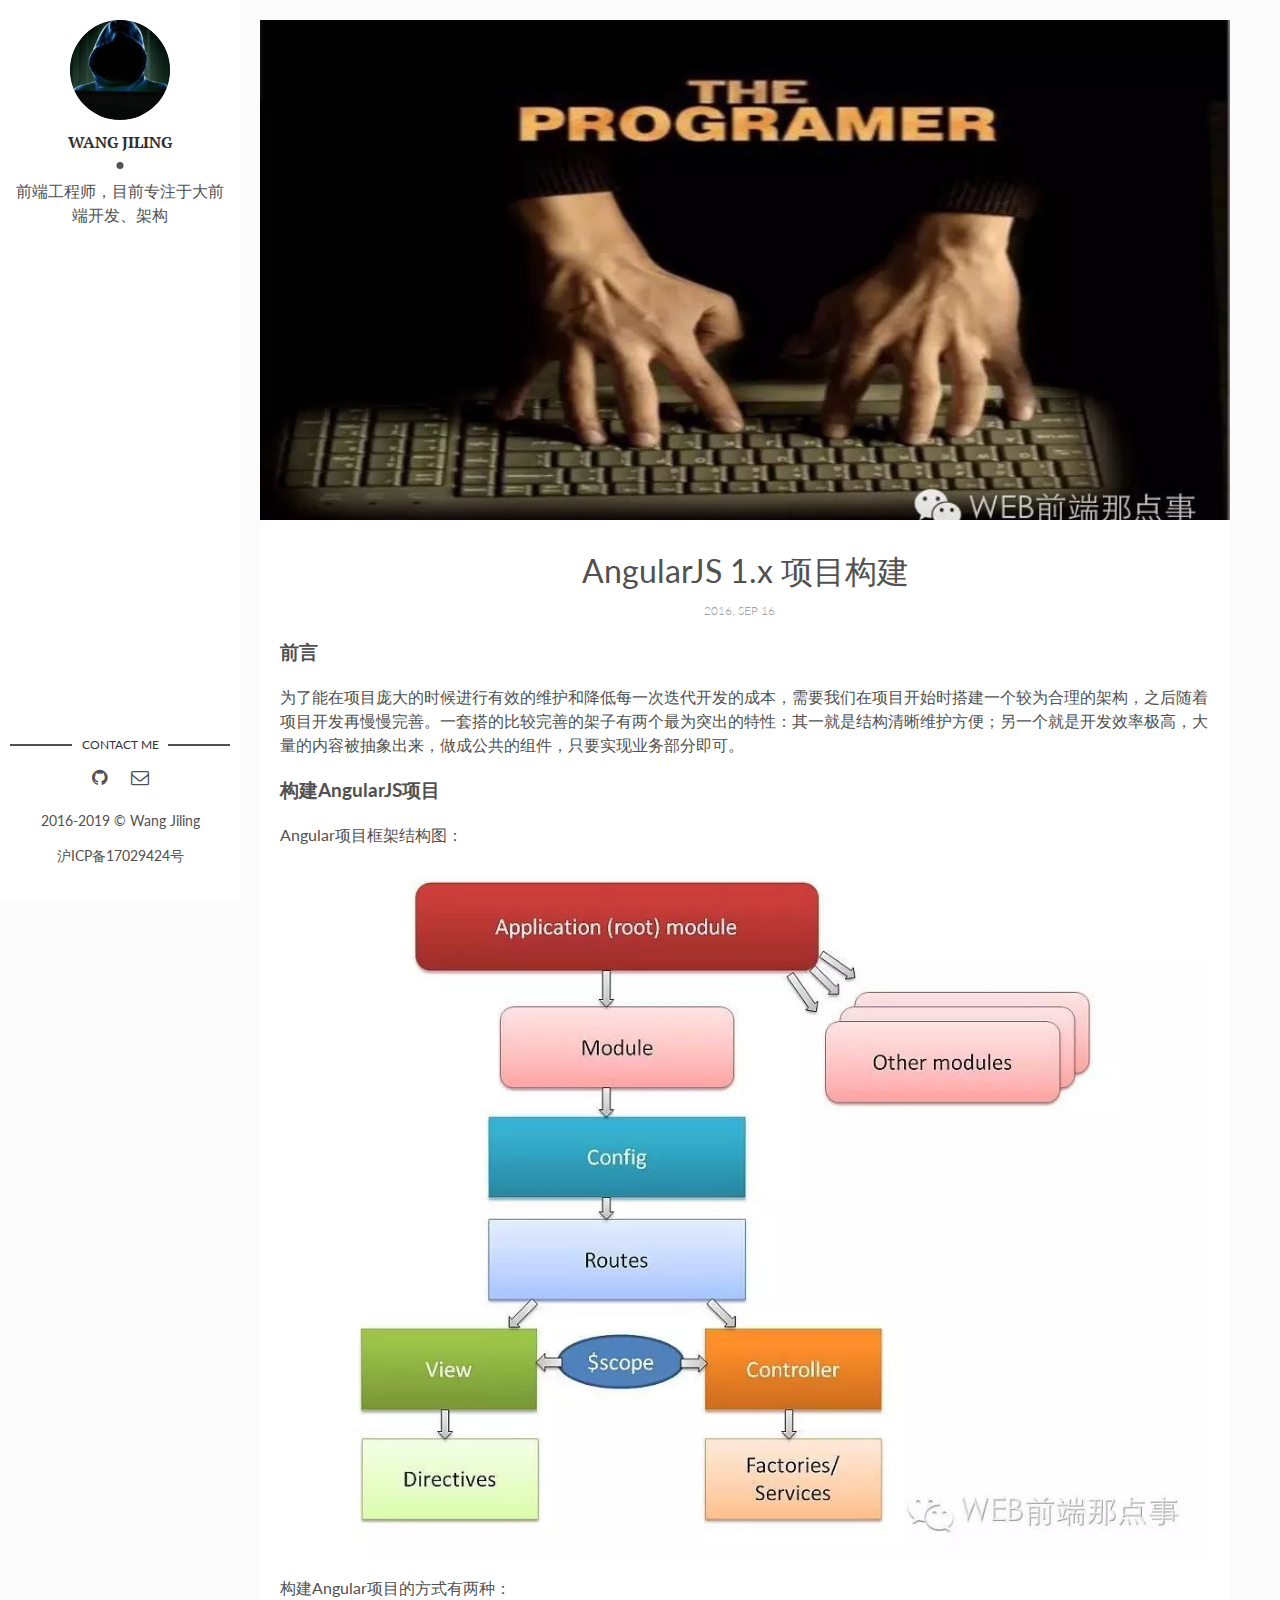
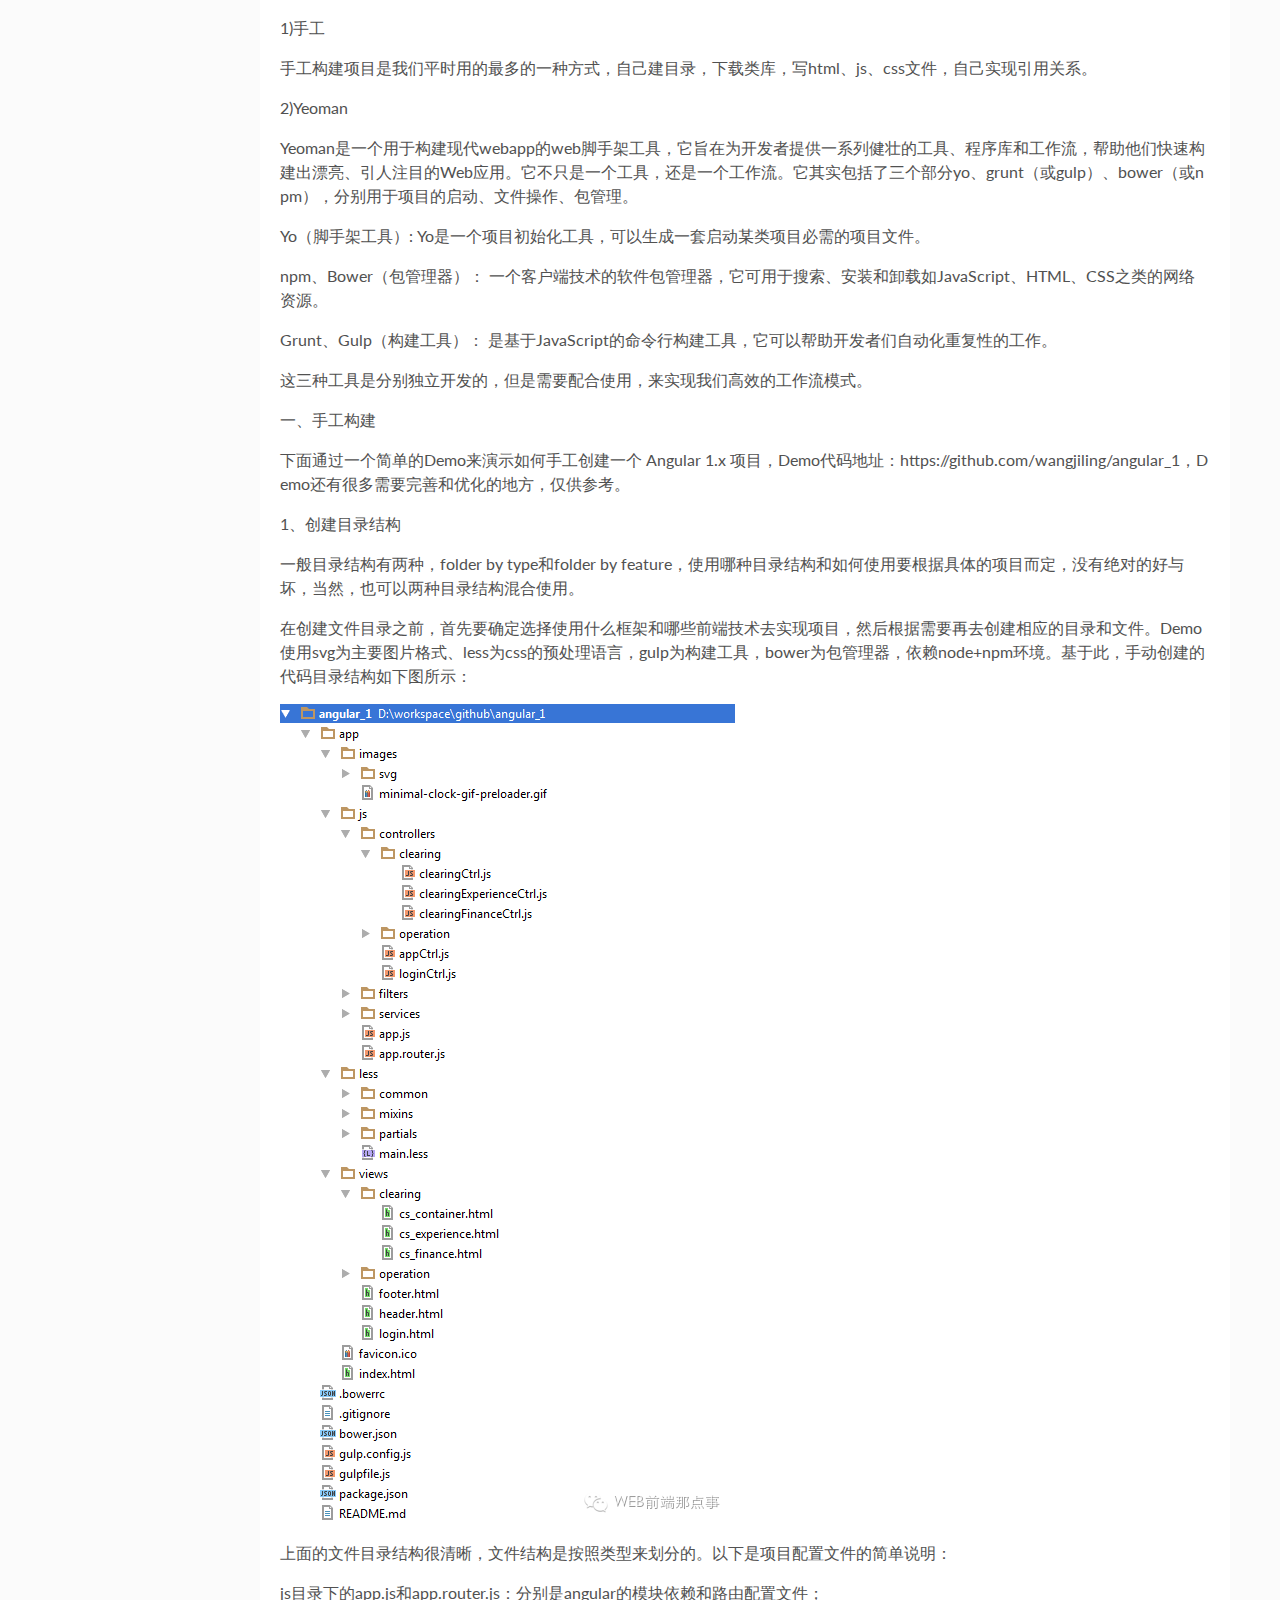
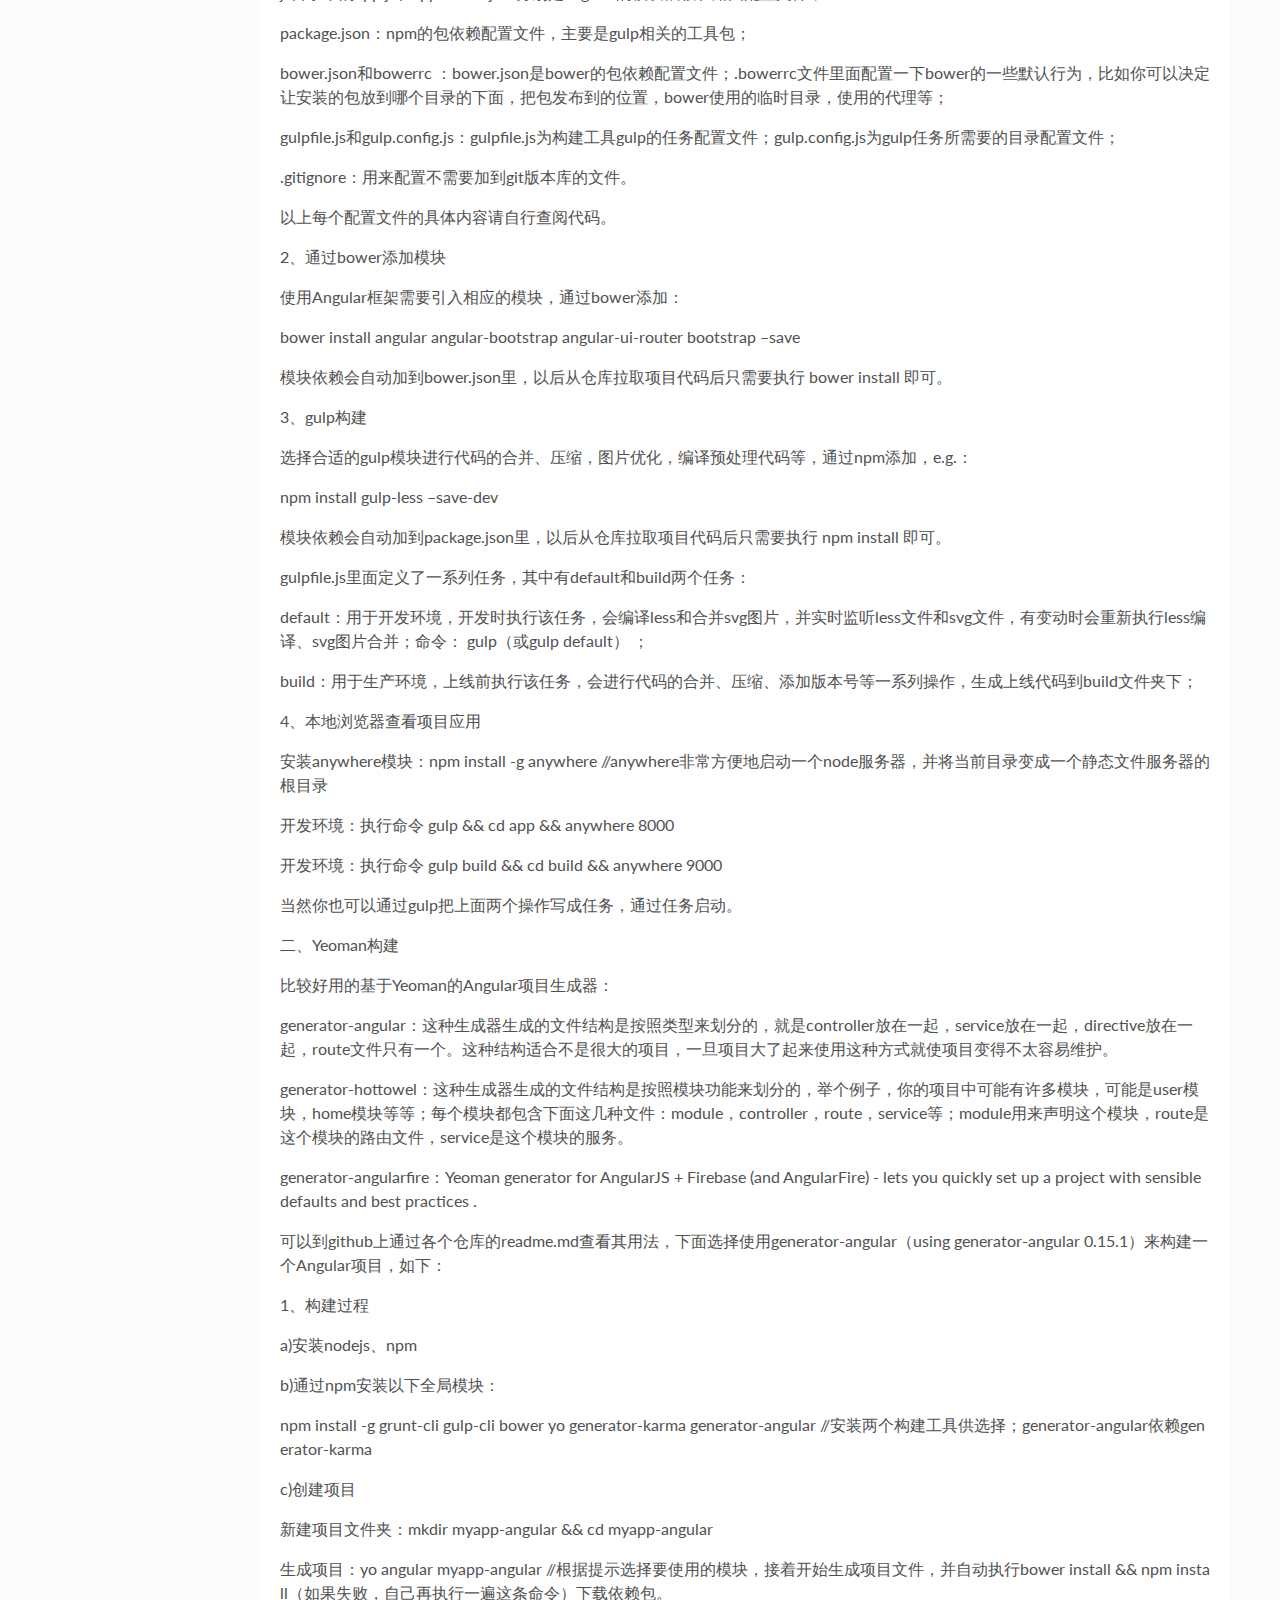
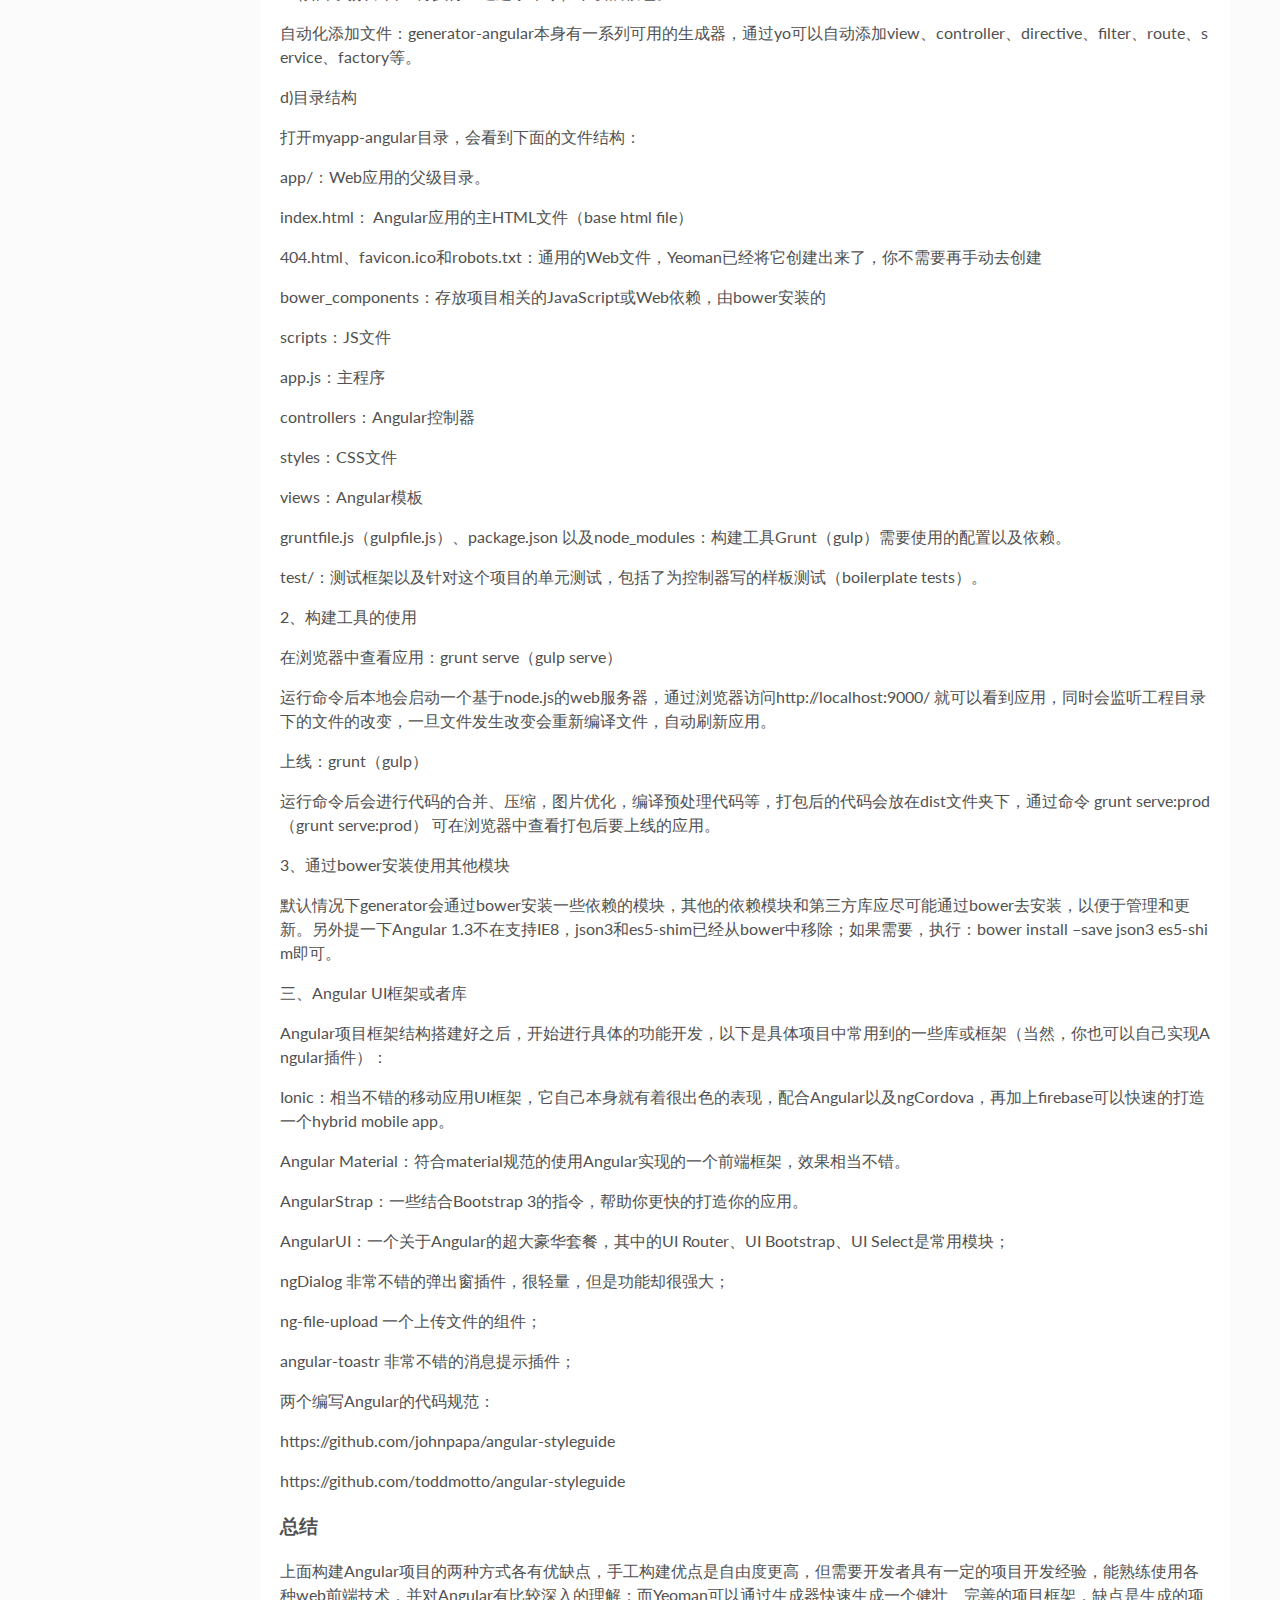
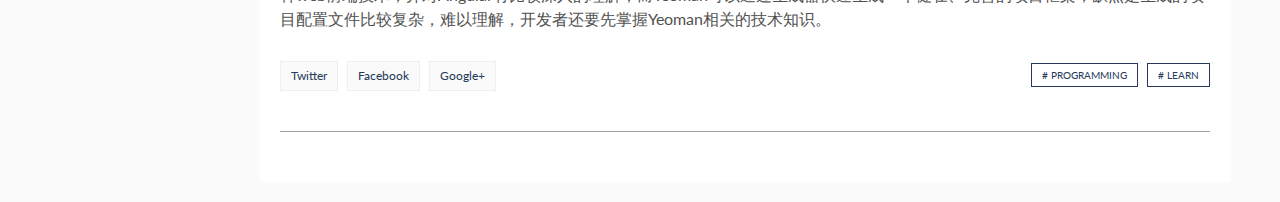
<file: 2016/09/16/angularjs1x-project-build/index.html>
<!DOCTYPE html>
<html lang="en">
<head>
	<meta charset="utf-8">
	<title>AngularJS 1.x 项目构建</title>

  <!-- Edit site and author settings in `_config.yml` to make the social details your own -->

    <meta content="WEB前端学习分享" property="og:site_name">
  
    <meta content="AngularJS 1.x 项目构建" property="og:title">
  
  
    <meta content="article" property="og:type">
  
  
    <meta content="AngularJS 1.x 项目构建" property="og:description">
  
  
    <meta content="/2016/09/16/angularjs1x-project-build/" property="og:url">
  
  
    <meta content="2016-09-16T00:00:00+08:00" property="article:published_time">
    <meta content="/about/" property="article:author">
  
  
    <meta content="/assets/img/programer.jpeg" property="og:image">
  
  
    
  
  
    
    <meta content="Programming" property="article:tag">
    
    <meta content="Learn" property="article:tag">
    
  

  
    <meta name="twitter:card" content="AngularJS 1.x 项目构建">
  
    <meta name="twitter:site" content="@">
    <meta name="twitter:creator" content="@">
  
    <meta name="twitter:title" content="AngularJS 1.x 项目构建">
  
  
    <meta name="twitter:url" content="/2016/09/16/angularjs1x-project-build/">
  
  
    <meta name="twitter:description" content="AngularJS 1.x 项目构建">
  
  
    <meta name="twitter:image:src" content="/assets/img/programer.jpeg">
  

	<meta name="description" content="AngularJS 1.x 项目构建">
	<meta http-equiv="X-UA-Compatible" content="IE=edge">
	<meta name="viewport" content="width=device-width, initial-scale=1, maximum-scale=1">
	<meta property="og:image" content="">
	<link rel="shortcut icon" href="/assets/img/favicon/favicon.ico" type="image/x-icon">
	<!-- Chrome, Firefox OS and Opera -->
	<meta name="theme-color" content="#263959">
	<!-- Windows Phone -->
	<meta name="msapplication-navbutton-color" content="#263959">
	<!-- iOS Safari -->
	<meta name="apple-mobile-web-app-status-bar-style" content="#263959">
	<!-- Google Fonts -->
	<link href="https://fonts.googleapis.com/css?family=PT+Serif:400,700" rel="stylesheet">
	<link href="https://fonts.googleapis.com/css?family=Lato:300,400,700" rel="stylesheet">
	<!-- Font Awesome -->
	<link rel="stylesheet" href="/assets/fonts/font-awesome/css/font-awesome.min.css">
	<!-- Styles -->
	<link rel="stylesheet" href="/assets/css/main.css">
</head>

<body>

  <div class="wrapper">
    <aside class="sidebar">
  <header>
    <div class="about">
      <div class="cover-author-image">
        <a href="/"
          ><img
            src="/assets/img/wang.png"
            alt="Wang Jiling"
        /></a>
      </div>
      <div class="author-name">Wang Jiling</div>
      <p>前端工程师，目前专注于大前端开发、架构</p>
    </div>
  </header>
  <!-- End Header -->
  <footer>
    <section class="contact">
      <h3 class="contact-title">Contact me</h3>
      <ul>
        <!-- 
          <li><a href="https://twitter.com/wangjiling" target="_blank"><i class="fa fa-twitter" aria-hidden="true"></i></a></li>
        
        
          <li><a href="https://facebook.com/" target="_blank"><i class="fa fa-facebook" aria-hidden="true"></i></a></li>
         -->
        
        <li class="github">
          <a href="https://github.com/wangjiling" target="_blank"
            ><i class="fa fa-github"></i
          ></a>
        </li>
        
        <!-- 
          <li class="linkedin"><a href="https://in.linkedin.com/" target="_blank"><i class="fa fa-linkedin" aria-hidden="true"></i></a></li>
         -->
        
        <li class="email">
          <a href="mailto:vincentwangjiling@gmail.com"
            ><i class="fa fa-envelope-o" aria-hidden="true"></i
          ></a>
        </li>
        
      </ul>
    </section>
    <!-- End Section Contact -->
    <div class="copyright">
      <p>2016-2019 &copy; Wang Jiling</p>
      <p>
        <a target="_blank" href="http://www.miitbeian.gov.cn"
          >沪ICP备17029424号</a
        >
      </p>
    </div>
  </footer>
  <!-- End Footer -->
</aside>
<!-- End Sidebar -->
<div class="content-box clearfix"><article class="article-page">
  <div class="page-content">
    
    <div class="page-cover-image">
      <img class="page-image" src=/assets/img/programer.jpeg alt="AngularJS 1.x 项目构建">
    </div> <!-- End Page Cover Image -->
    
    <div class="wrap-content">
      <header class="header-page">
        <h1 class="page-title">AngularJS 1.x 项目构建</h1>
        <div class="page-date"><span>2016, Sep 16&nbsp;&nbsp;&nbsp;&nbsp;</span></div>
      </header>
      <h3 id="前言">前言</h3>

<p>为了能在项目庞大的时候进行有效的维护和降低每一次迭代开发的成本，需要我们在项目开始时搭建一个较为合理的架构，之后随着项目开发再慢慢完善。一套搭的比较完善的架子有两个最为突出的特性：其一就是结构清晰维护方便；另一个就是开发效率极高，大量的内容被抽象出来，做成公共的组件，只要实现业务部分即可。</p>

<h3 id="构建angularjs项目">构建AngularJS项目</h3>

<p>Angular项目框架结构图：</p>

<p><img src="/assets/img/angularjs1x-project-build/angular1x-structure.jpeg" alt="angular1x-structure" /></p>

<p>构建Angular项目的方式有两种：</p>

<p>1)手工</p>

<p>手工构建项目是我们平时用的最多的一种方式，自己建目录，下载类库，写html、js、css文件，自己实现引用关系。</p>

<p>2)Yeoman</p>

<p>Yeoman是一个用于构建现代webapp的web脚手架工具，它旨在为开发者提供一系列健壮的工具、程序库和工作流，帮助他们快速构建出漂亮、引人注目的Web应用。它不只是一个工具，还是一个工作流。它其实包括了三个部分yo、grunt（或gulp）、bower（或npm），分别用于项目的启动、文件操作、包管理。</p>

<p>Yo（脚手架工具）: Yo是一个项目初始化工具，可以生成一套启动某类项目必需的项目文件。</p>

<p>npm、Bower（包管理器）： 一个客户端技术的软件包管理器，它可用于搜索、安装和卸载如JavaScript、HTML、CSS之类的网络资源。</p>

<p>Grunt、Gulp（构建工具）： 是基于JavaScript的命令行构建工具，它可以帮助开发者们自动化重复性的工作。</p>

<p>这三种工具是分别独立开发的，但是需要配合使用，来实现我们高效的工作流模式。</p>

<p>一、手工构建</p>

<p>下面通过一个简单的Demo来演示如何手工创建一个 Angular 1.x 项目，Demo代码地址：https://github.com/wangjiling/angular_1，Demo还有很多需要完善和优化的地方，仅供参考。</p>

<p>1、创建目录结构</p>

<p>一般目录结构有两种，folder by type和folder by feature，使用哪种目录结构和如何使用要根据具体的项目而定，没有绝对的好与坏，当然，也可以两种目录结构混合使用。</p>

<p>在创建文件目录之前，首先要确定选择使用什么框架和哪些前端技术去实现项目，然后根据需要再去创建相应的目录和文件。Demo使用svg为主要图片格式、less为css的预处理语言，gulp为构建工具，bower为包管理器，依赖node+npm环境。基于此，手动创建的代码目录结构如下图所示：</p>

<p><img src="/assets/img/angularjs1x-project-build/angular1x-code.png" alt="angular1x-code" /></p>

<p>上面的文件目录结构很清晰，文件结构是按照类型来划分的。以下是项目配置文件的简单说明：</p>

<p>js目录下的app.js和app.router.js：分别是angular的模块依赖和路由配置文件；</p>

<p>package.json：npm的包依赖配置文件，主要是gulp相关的工具包；</p>

<p>bower.json和bowerrc ：bower.json是bower的包依赖配置文件；.bowerrc文件里面配置一下bower的一些默认行为，比如你可以决定让安装的包放到哪个目录的下面，把包发布到的位置，bower使用的临时目录，使用的代理等；</p>

<p>gulpfile.js和gulp.config.js：gulpfile.js为构建工具gulp的任务配置文件；gulp.config.js为gulp任务所需要的目录配置文件；</p>

<p>.gitignore：用来配置不需要加到git版本库的文件。</p>

<p>以上每个配置文件的具体内容请自行查阅代码。</p>

<p>2、通过bower添加模块</p>

<p>使用Angular框架需要引入相应的模块，通过bower添加：</p>

<p>bower install angular angular-bootstrap angular-ui-router bootstrap –save</p>

<p>模块依赖会自动加到bower.json里，以后从仓库拉取项目代码后只需要执行 bower install 即可。</p>

<p>3、gulp构建</p>

<p>选择合适的gulp模块进行代码的合并、压缩，图片优化，编译预处理代码等，通过npm添加，e.g.：</p>

<p>npm install gulp-less –save-dev</p>

<p>模块依赖会自动加到package.json里，以后从仓库拉取项目代码后只需要执行 npm install 即可。</p>

<p>gulpfile.js里面定义了一系列任务，其中有default和build两个任务：</p>

<p>default：用于开发环境，开发时执行该任务，会编译less和合并svg图片，并实时监听less文件和svg文件，有变动时会重新执行less编译、svg图片合并；命令： gulp（或gulp default） ；</p>

<p>build：用于生产环境，上线前执行该任务，会进行代码的合并、压缩、添加版本号等一系列操作，生成上线代码到build文件夹下；</p>

<p>4、本地浏览器查看项目应用</p>

<p>安装anywhere模块：npm install -g anywhere //anywhere非常方便地启动一个node服务器，并将当前目录变成一个静态文件服务器的根目录</p>

<p>开发环境：执行命令 gulp &amp;&amp; cd app &amp;&amp; anywhere 8000</p>

<p>开发环境：执行命令 gulp build &amp;&amp; cd build &amp;&amp; anywhere 9000</p>

<p>当然你也可以通过gulp把上面两个操作写成任务，通过任务启动。</p>

<p>二、Yeoman构建</p>

<p>比较好用的基于Yeoman的Angular项目生成器：</p>

<p>generator-angular：这种生成器生成的文件结构是按照类型来划分的，就是controller放在一起，service放在一起，directive放在一起，route文件只有一个。这种结构适合不是很大的项目，一旦项目大了起来使用这种方式就使项目变得不太容易维护。</p>

<p>generator-hottowel：这种生成器生成的文件结构是按照模块功能来划分的，举个例子，你的项目中可能有许多模块，可能是user模块，home模块等等；每个模块都包含下面这几种文件：module，controller，route，service等；module用来声明这个模块，route是这个模块的路由文件，service是这个模块的服务。</p>

<p>generator-angularfire：Yeoman generator for AngularJS + Firebase (and AngularFire) - lets you quickly set up a project with sensible defaults and best practices .</p>

<p>可以到github上通过各个仓库的readme.md查看其用法，下面选择使用generator-angular（using generator-angular 0.15.1）来构建一个Angular项目，如下：</p>

<p>1、构建过程</p>

<p>a)安装nodejs、npm</p>

<p>b)通过npm安装以下全局模块：</p>

<p>npm install -g grunt-cli gulp-cli bower yo generator-karma generator-angular //安装两个构建工具供选择；generator-angular依赖generator-karma</p>

<p>c)创建项目</p>

<p>新建项目文件夹：mkdir myapp-angular &amp;&amp; cd myapp-angular</p>

<p>生成项目：yo angular myapp-angular //根据提示选择要使用的模块，接着开始生成项目文件，并自动执行bower install &amp;&amp; npm install（如果失败，自己再执行一遍这条命令）下载依赖包。</p>

<p>自动化添加文件：generator-angular本身有一系列可用的生成器，通过yo可以自动添加view、controller、directive、filter、route、service、factory等。</p>

<p>d)目录结构</p>

<p>打开myapp-angular目录，会看到下面的文件结构：</p>

<p>app/：Web应用的父级目录。</p>

<p>index.html： Angular应用的主HTML文件（base html file）</p>

<p>404.html、favicon.ico和robots.txt：通用的Web文件，Yeoman已经将它创建出来了，你不需要再手动去创建</p>

<p>bower_components：存放项目相关的JavaScript或Web依赖，由bower安装的</p>

<p>scripts：JS文件</p>

<p>app.js：主程序</p>

<p>controllers：Angular控制器</p>

<p>styles：CSS文件</p>

<p>views：Angular模板</p>

<p>gruntfile.js（gulpfile.js）、package.json 以及node_modules：构建工具Grunt（gulp）需要使用的配置以及依赖。</p>

<p>test/：测试框架以及针对这个项目的单元测试，包括了为控制器写的样板测试（boilerplate tests）。</p>

<p>2、构建工具的使用</p>

<p>在浏览器中查看应用：grunt serve（gulp serve）</p>

<p>运行命令后本地会启动一个基于node.js的web服务器，通过浏览器访问http://localhost:9000/ 就可以看到应用，同时会监听工程目录下的文件的改变，一旦文件发生改变会重新编译文件，自动刷新应用。</p>

<p>上线：grunt（gulp）</p>

<p>运行命令后会进行代码的合并、压缩，图片优化，编译预处理代码等，打包后的代码会放在dist文件夹下，通过命令 grunt serve:prod（grunt serve:prod） 可在浏览器中查看打包后要上线的应用。</p>

<p>3、通过bower安装使用其他模块</p>

<p>默认情况下generator会通过bower安装一些依赖的模块，其他的依赖模块和第三方库应尽可能通过bower去安装，以便于管理和更新。另外提一下Angular 1.3不在支持IE8，json3和es5-shim已经从bower中移除；如果需要，执行：bower install –save json3 es5-shim即可。</p>

<p>三、Angular UI框架或者库</p>

<p>Angular项目框架结构搭建好之后，开始进行具体的功能开发，以下是具体项目中常用到的一些库或框架（当然，你也可以自己实现Angular插件）：</p>

<p>Ionic：相当不错的移动应用UI框架，它自己本身就有着很出色的表现，配合Angular以及ngCordova，再加上firebase可以快速的打造一个hybrid mobile app。</p>

<p>Angular Material：符合material规范的使用Angular实现的一个前端框架，效果相当不错。</p>

<p>AngularStrap：一些结合Bootstrap 3的指令，帮助你更快的打造你的应用。</p>

<p>AngularUI：一个关于Angular的超大豪华套餐，其中的UI Router、UI Bootstrap、UI Select是常用模块；</p>

<p>ngDialog 非常不错的弹出窗插件，很轻量，但是功能却很强大；</p>

<p>ng-file-upload 一个上传文件的组件；</p>

<p>angular-toastr 非常不错的消息提示插件；</p>

<p>两个编写Angular的代码规范：</p>

<p>https://github.com/johnpapa/angular-styleguide</p>

<p>https://github.com/toddmotto/angular-styleguide</p>

<h3 id="总结">总结</h3>

<p>上面构建Angular项目的两种方式各有优缺点，手工构建优点是自由度更高，但需要开发者具有一定的项目开发经验，能熟练使用各种web前端技术，并对Angular有比较深入的理解；而Yeoman可以通过生成器快速生成一个健壮、完善的项目框架，缺点是生成的项目配置文件比较复杂，难以理解，开发者还要先掌握Yeoman相关的技术知识。</p>

      <div class="page-footer">
        <div class="page-share">
          <a href="https://twitter.com/intent/tweet?text=AngularJS 1.x 项目构建&url=/2016/09/16/angularjs1x-project-build/" title="Share on Twitter" rel="nofollow" target="_blank">Twitter</a>
          <a href="https://facebook.com/sharer.php?u=/2016/09/16/angularjs1x-project-build/" title="Share on Facebook" rel="nofollow" target="_blank">Facebook</a>
          <a href="https://plus.google.com/share?url=/2016/09/16/angularjs1x-project-build/" title="Share on Google+" rel="nofollow" target="_blank">Google+</a>
        </div>
        <div class="page-tag">
          
            <a href="/tags#Programming" class="tag">&#35; Programming</a>
          
            <a href="/tags#Learn" class="tag">&#35; Learn</a>
          
        </div>
      </div>
      <section class="comment-area">
  <!--PC和WAP自适应版-->
  <div id="SOHUCS"></div>
  <script type="text/javascript">
    (function () {
      var appid = "cytqkAhNv";
      var conf = "prod_6e8ce9f2b9b375457313cf45a53ca895";
      var width = window.innerWidth || document.documentElement.clientWidth;
      if (width < 1000) {
        var head =
          document.getElementsByTagName("head")[0] ||
          document.head ||
          document.documentElement;
        var script = document.createElement("script");
        script.type = "text/javascript";
        script.charset = "utf-8";
        script.id = "changyan_mobile_js";
        script.src =
          "https://cy-cdn.kuaizhan.com/upload/mobile/wap-js/changyan_mobile.js?client_id=" +
          appid +
          "&conf=" +
          conf;
        head.appendChild(script);
      } else {
        var loadJs = function (d, a) {
          var c =
            document.getElementsByTagName("head")[0] ||
            document.head ||
            document.documentElement;
          var b = document.createElement("script");
          b.setAttribute("type", "text/javascript");
          b.setAttribute("charset", "UTF-8");
          b.setAttribute("src", d);
          if (typeof a === "function") {
            if (window.attachEvent) {
              b.onreadystatechange = function () {
                var e = b.readyState;
                if (e === "loaded" || e === "complete") {
                  b.onreadystatechange = null;
                  a();
                }
              };
            } else {
              b.onload = a;
            }
          }
          c.appendChild(b);
        };
        loadJs("https://cy-cdn.kuaizhan.com/upload/changyan.js", function () {
          window.changyan.api.config({ appid: appid, conf: conf });
        });
      }
    })();
  </script>
</section>

    </div> <!-- End Wrap Content -->
  </div> <!-- End Page Content -->
</article> <!-- End Article Page -->
</div>

  </div>
  
  <!-- Global site tag (gtag.js) - Google Analytics -->
<script async src="https://www.googletagmanager.com/gtag/js?id=UA-111688204-1"></script>
<script>
    window.dataLayer = window.dataLayer || [];
    function gtag(){dataLayer.push(arguments);}
    gtag('js', new Date());

    gtag('config', 'UA-111688204-1');
</script>

<!-- baidu -->
<script>
    var _hmt = _hmt || [];
    (function() {
        var hm = document.createElement("script");
        hm.src = "https://hm.baidu.com/hm.js?4203e28ed2486071d9be8be5ac2e99cd";
        var s = document.getElementsByTagName("script")[0];
        s.parentNode.insertBefore(hm, s);
    })();
</script>

</body>
</html>
</file>
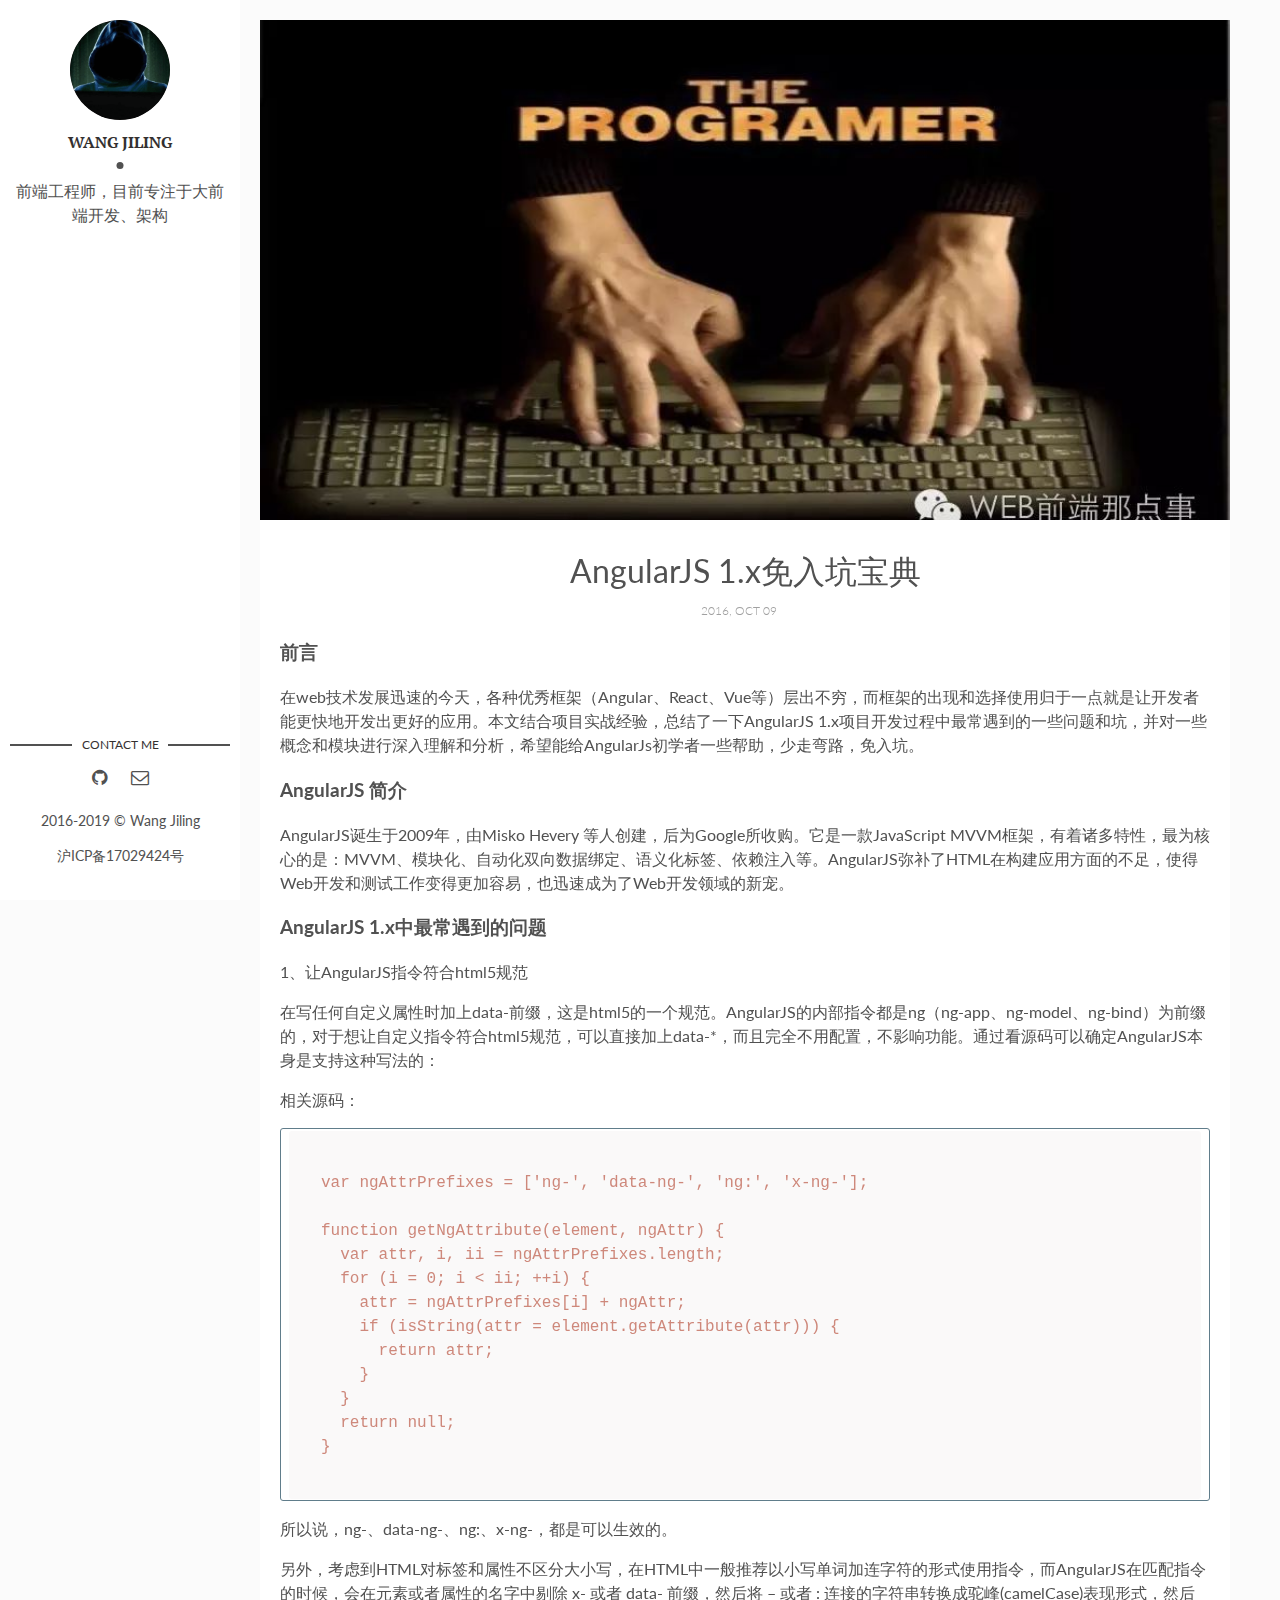
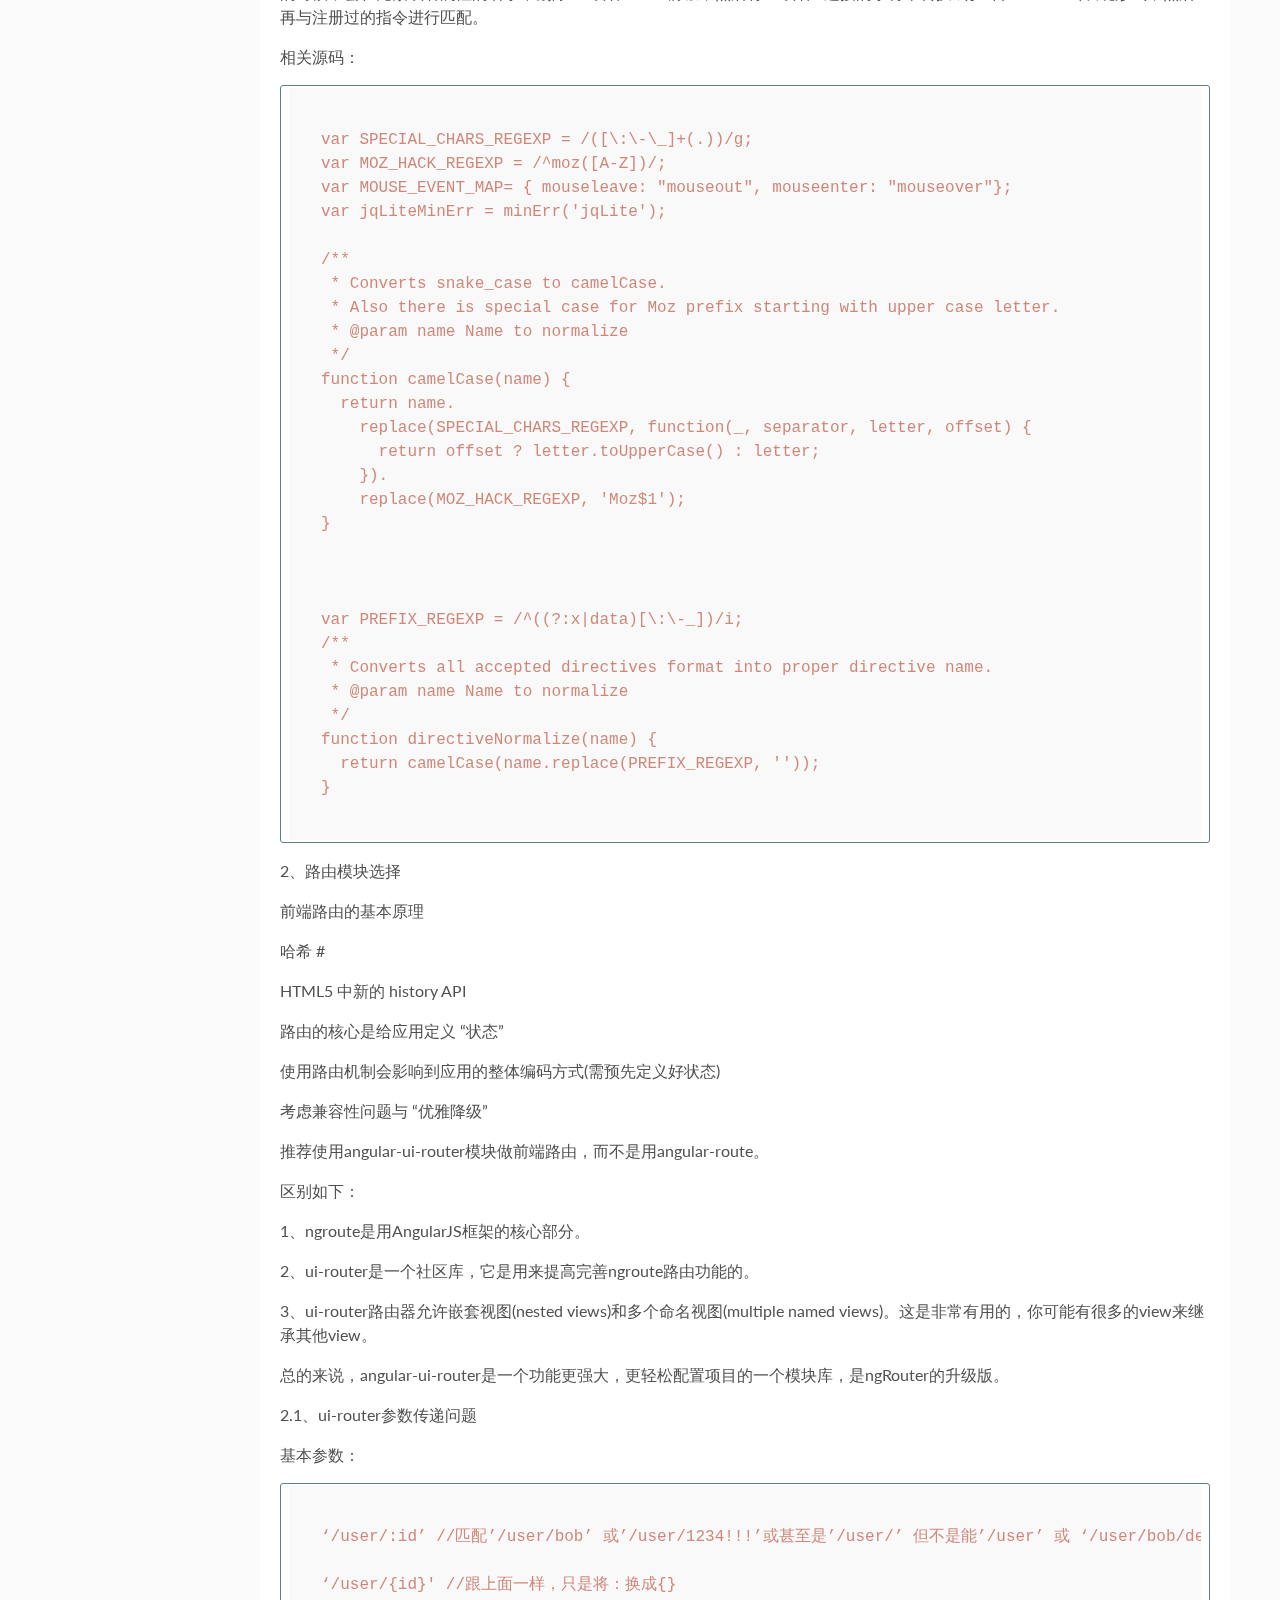
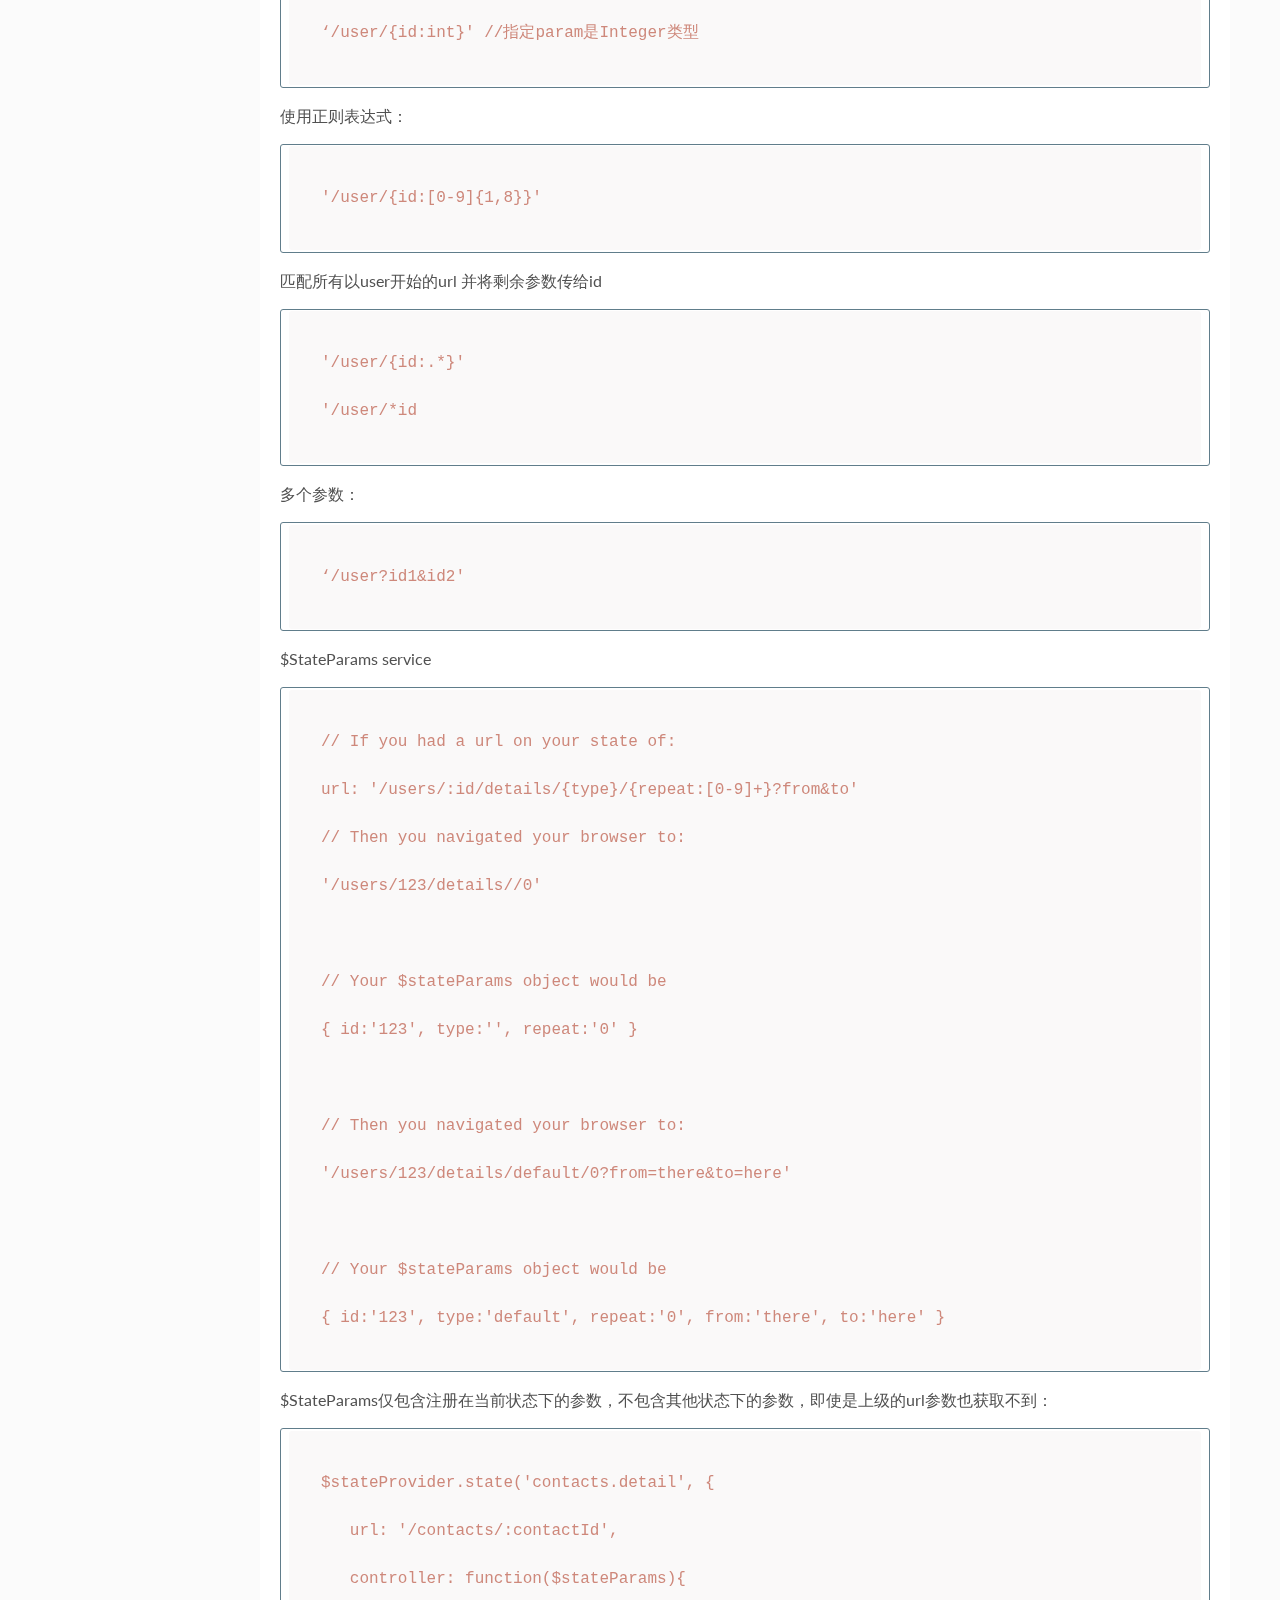
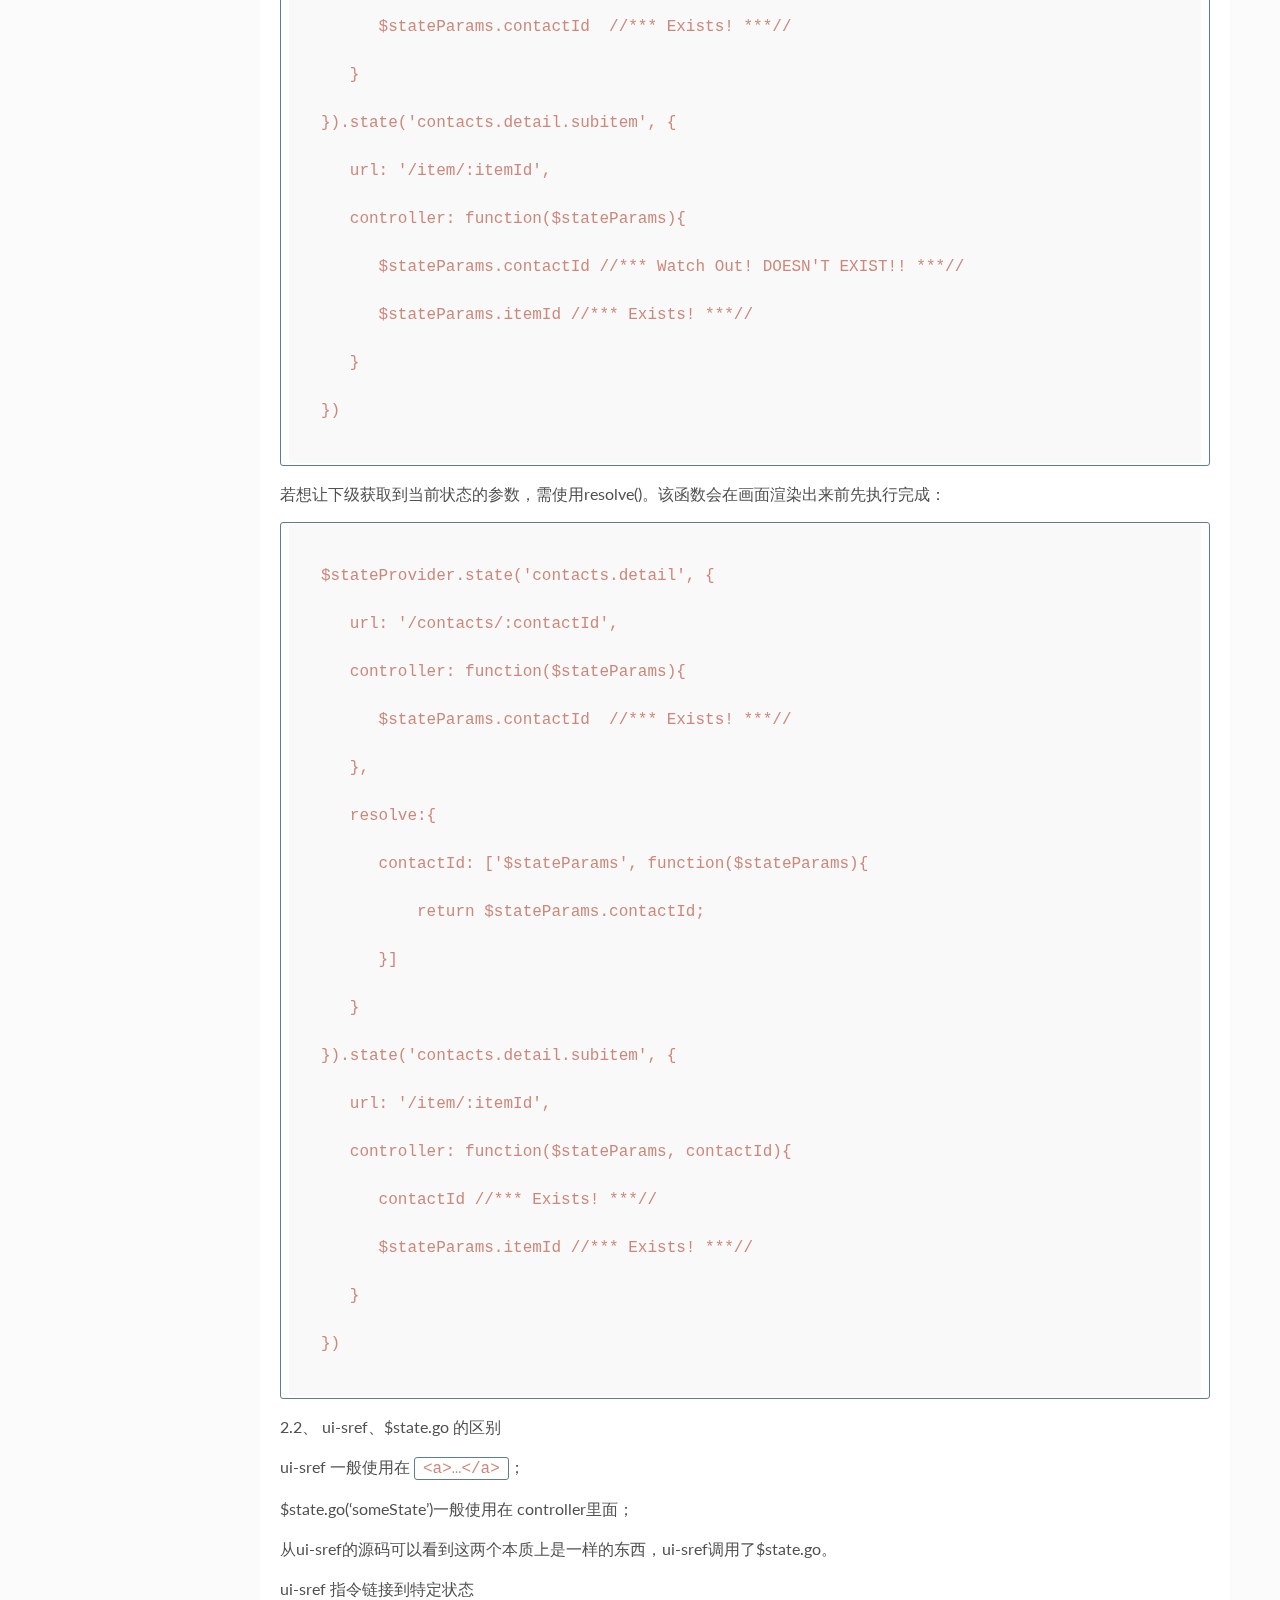
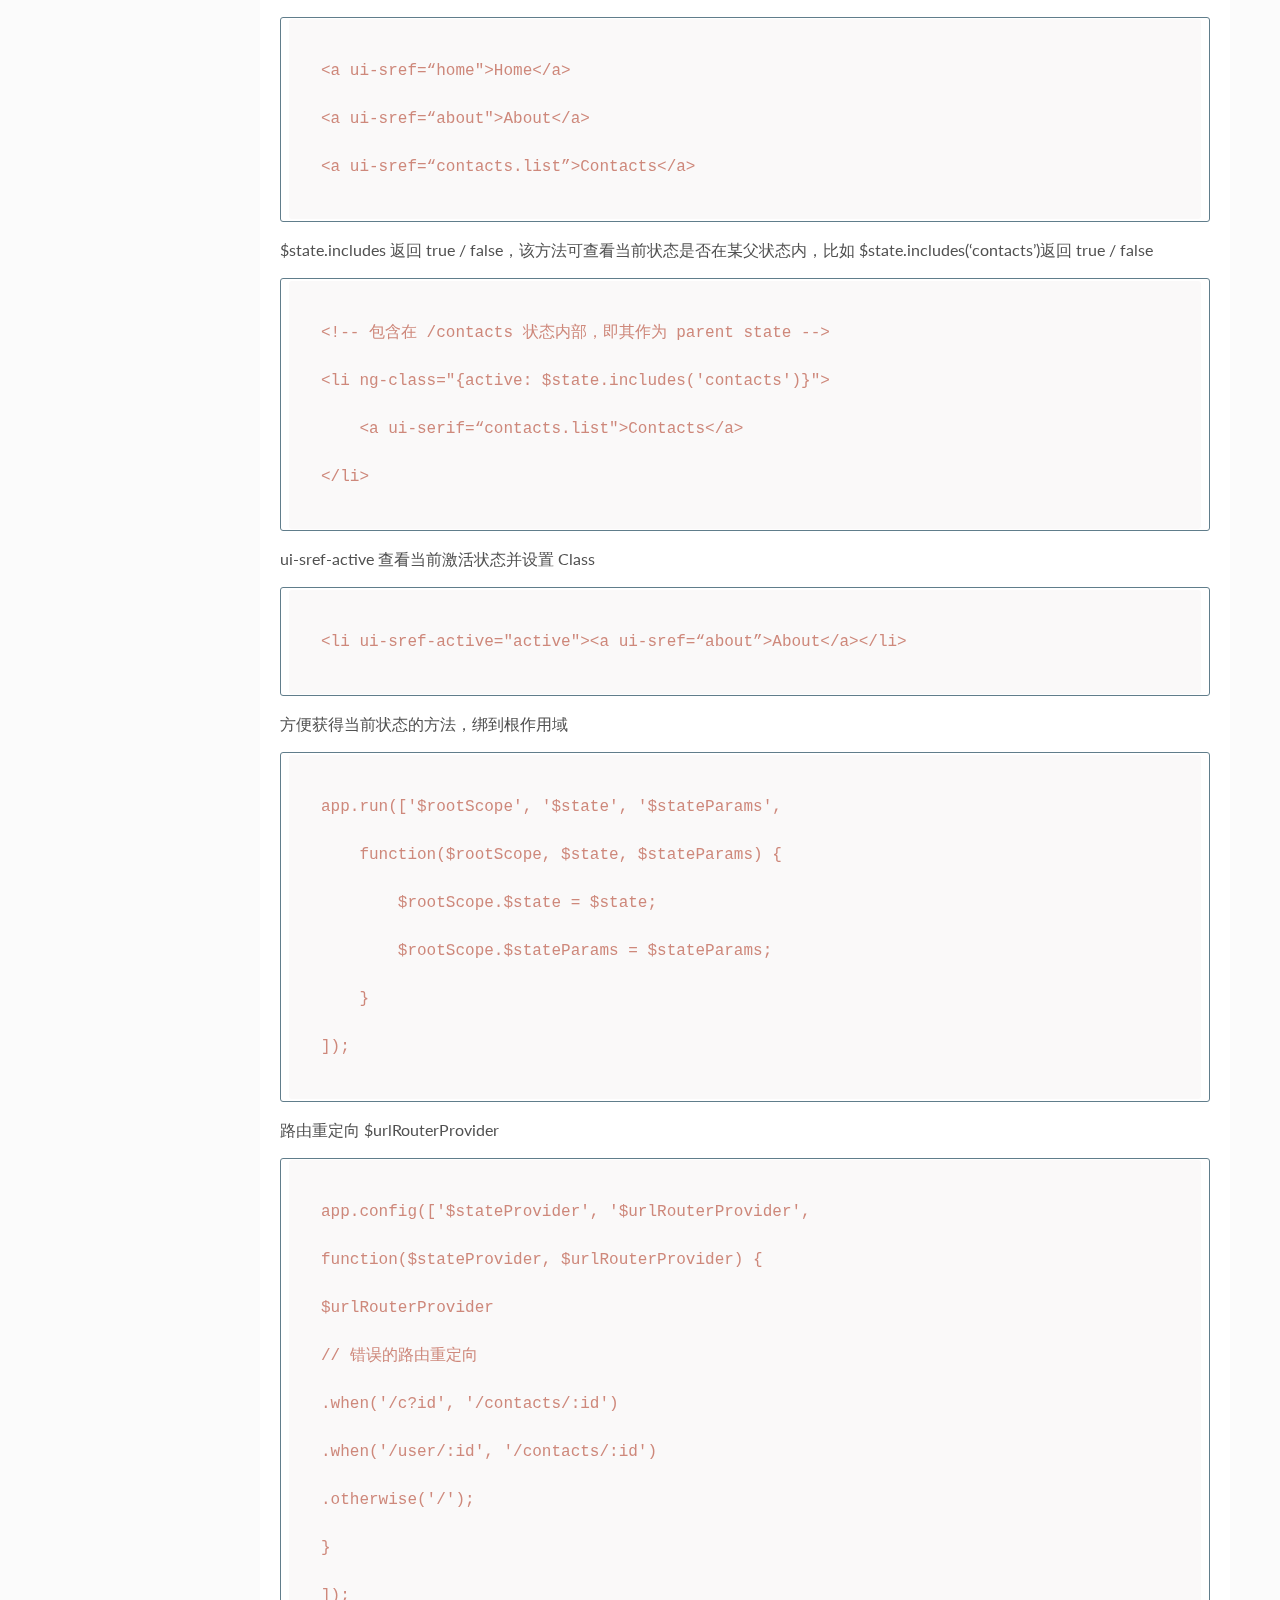
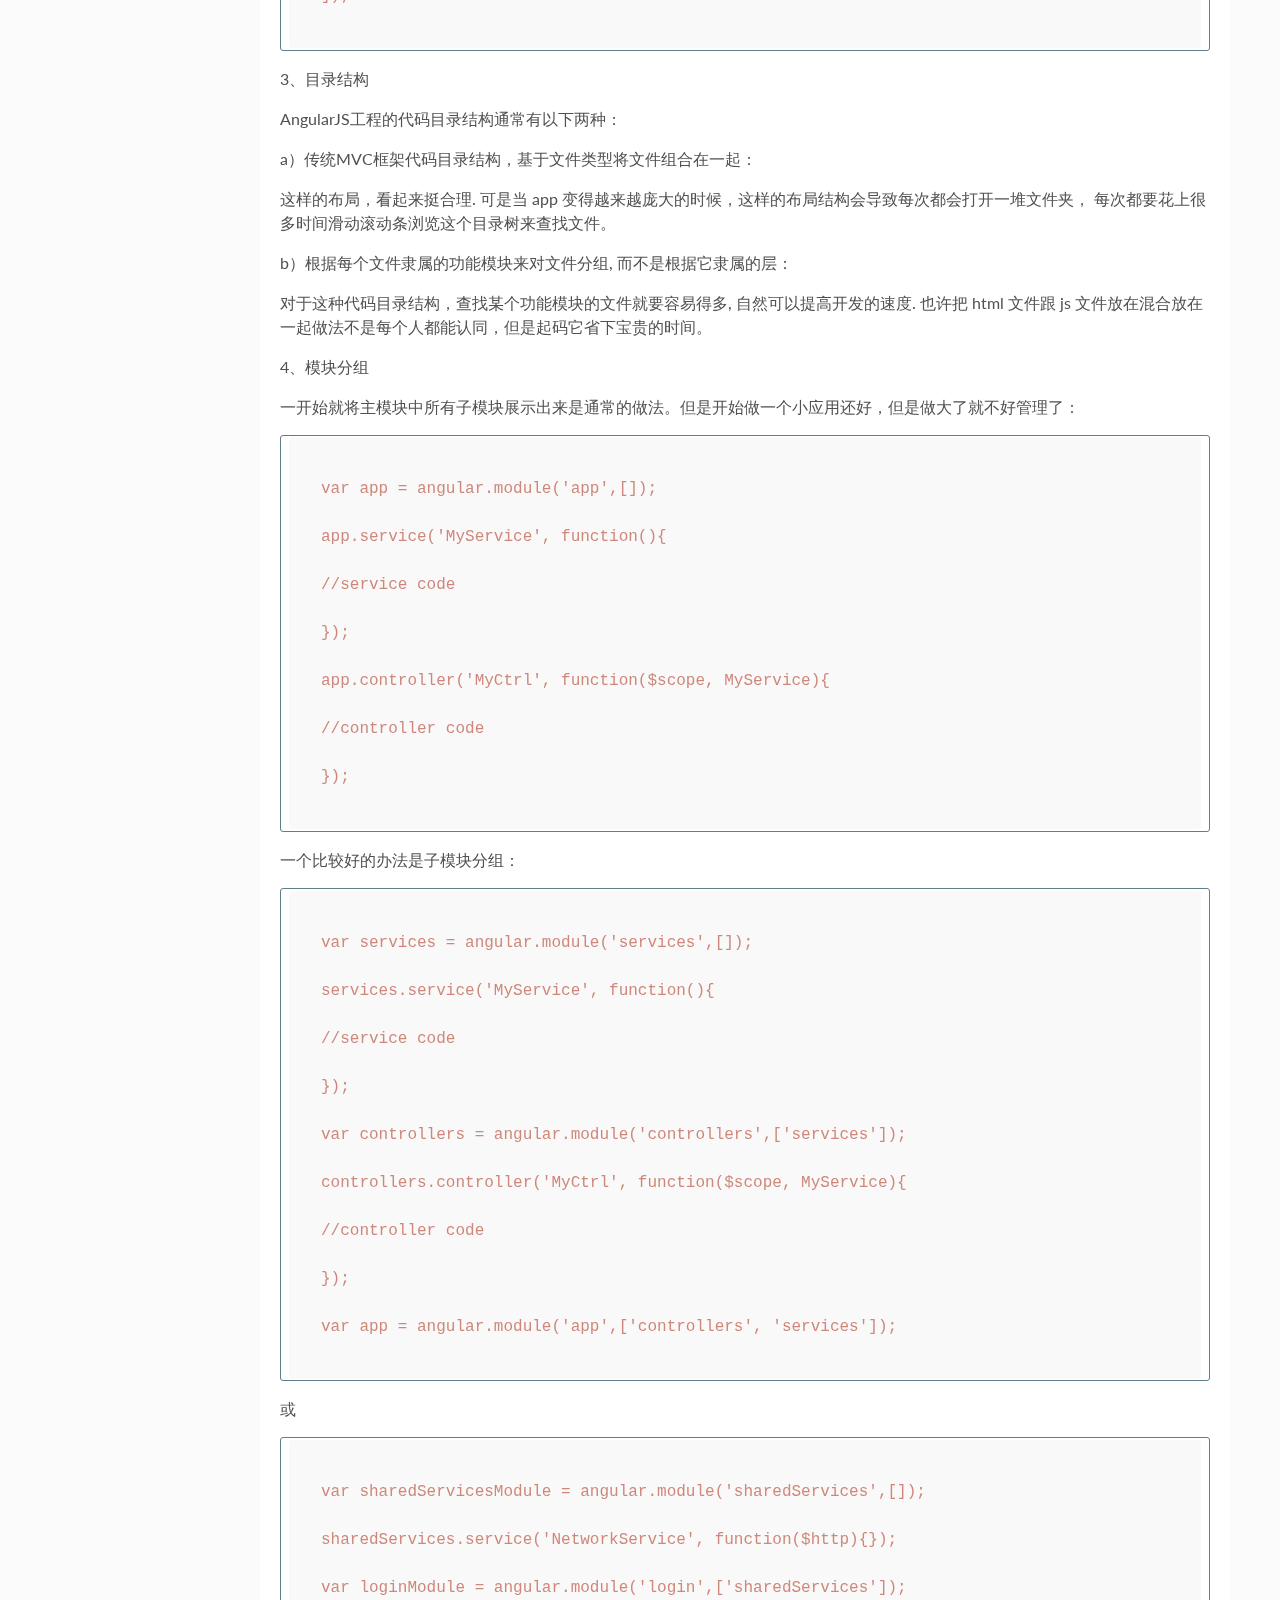
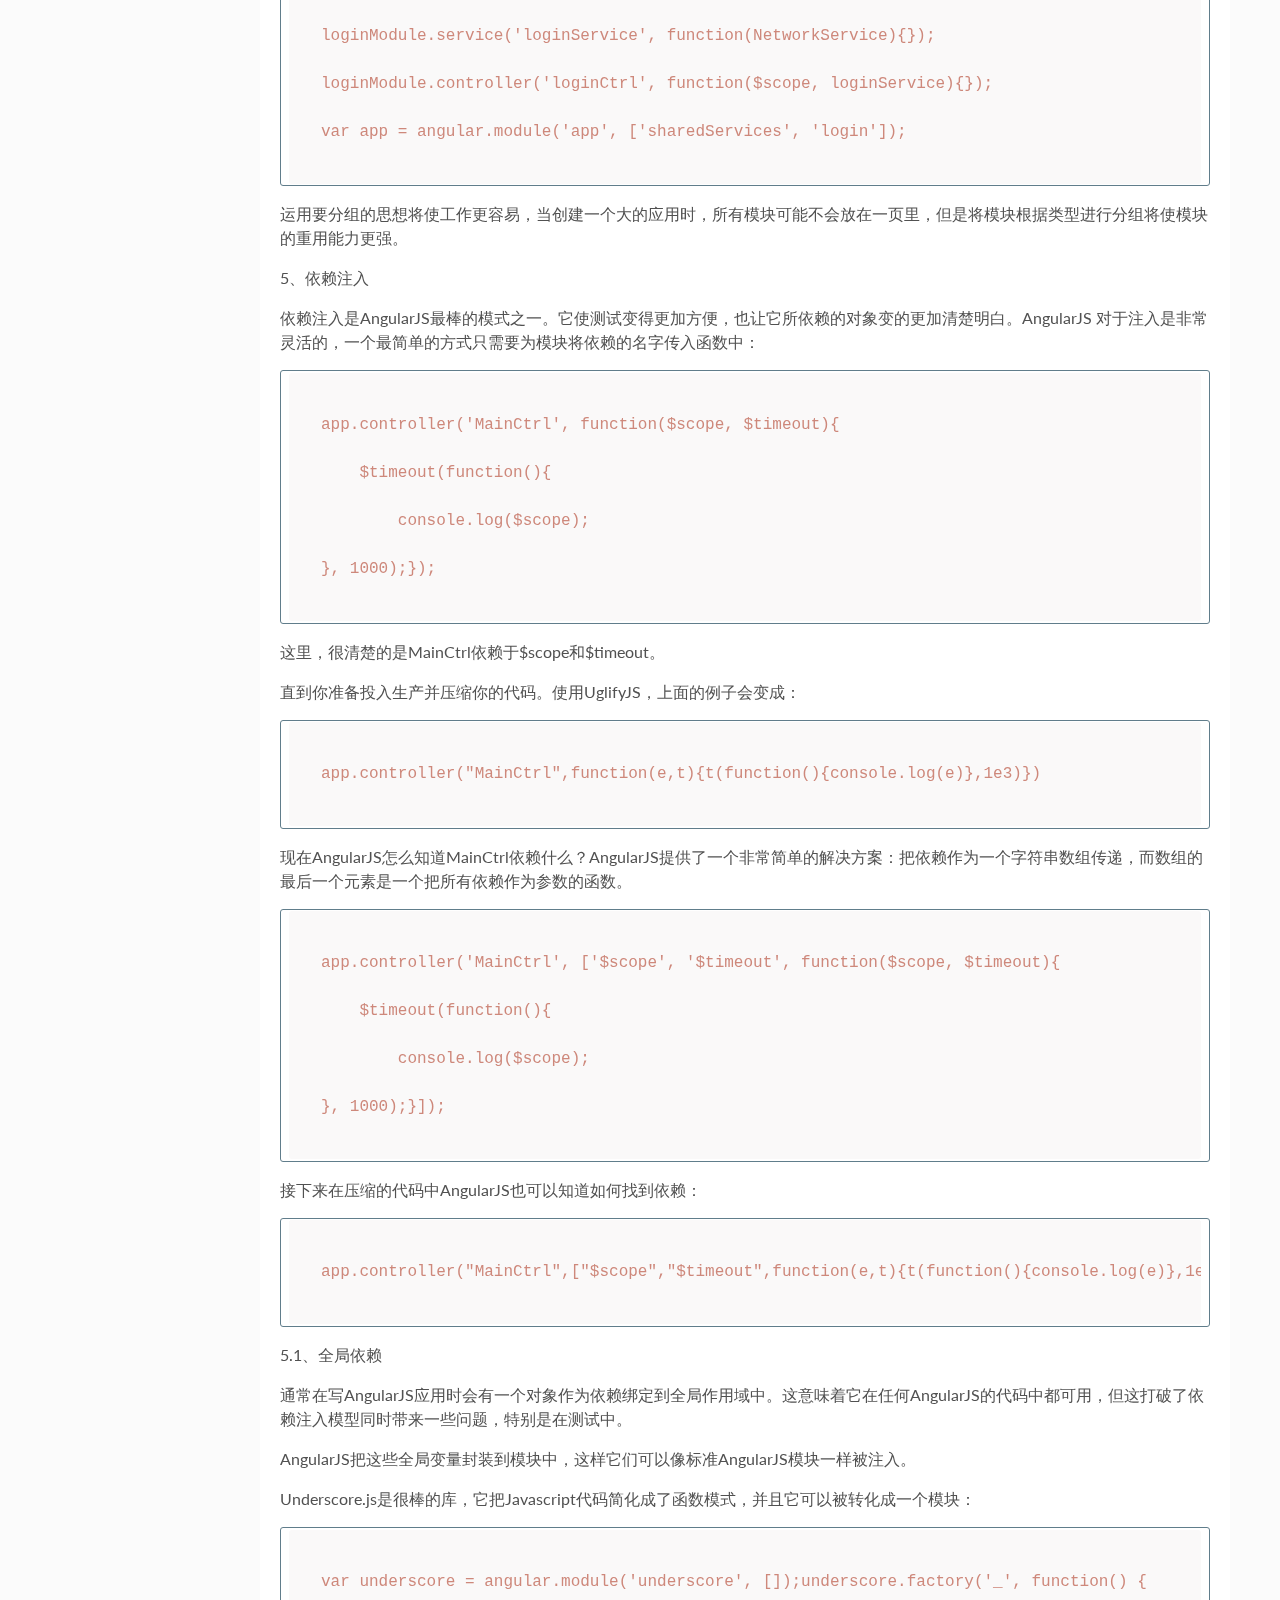
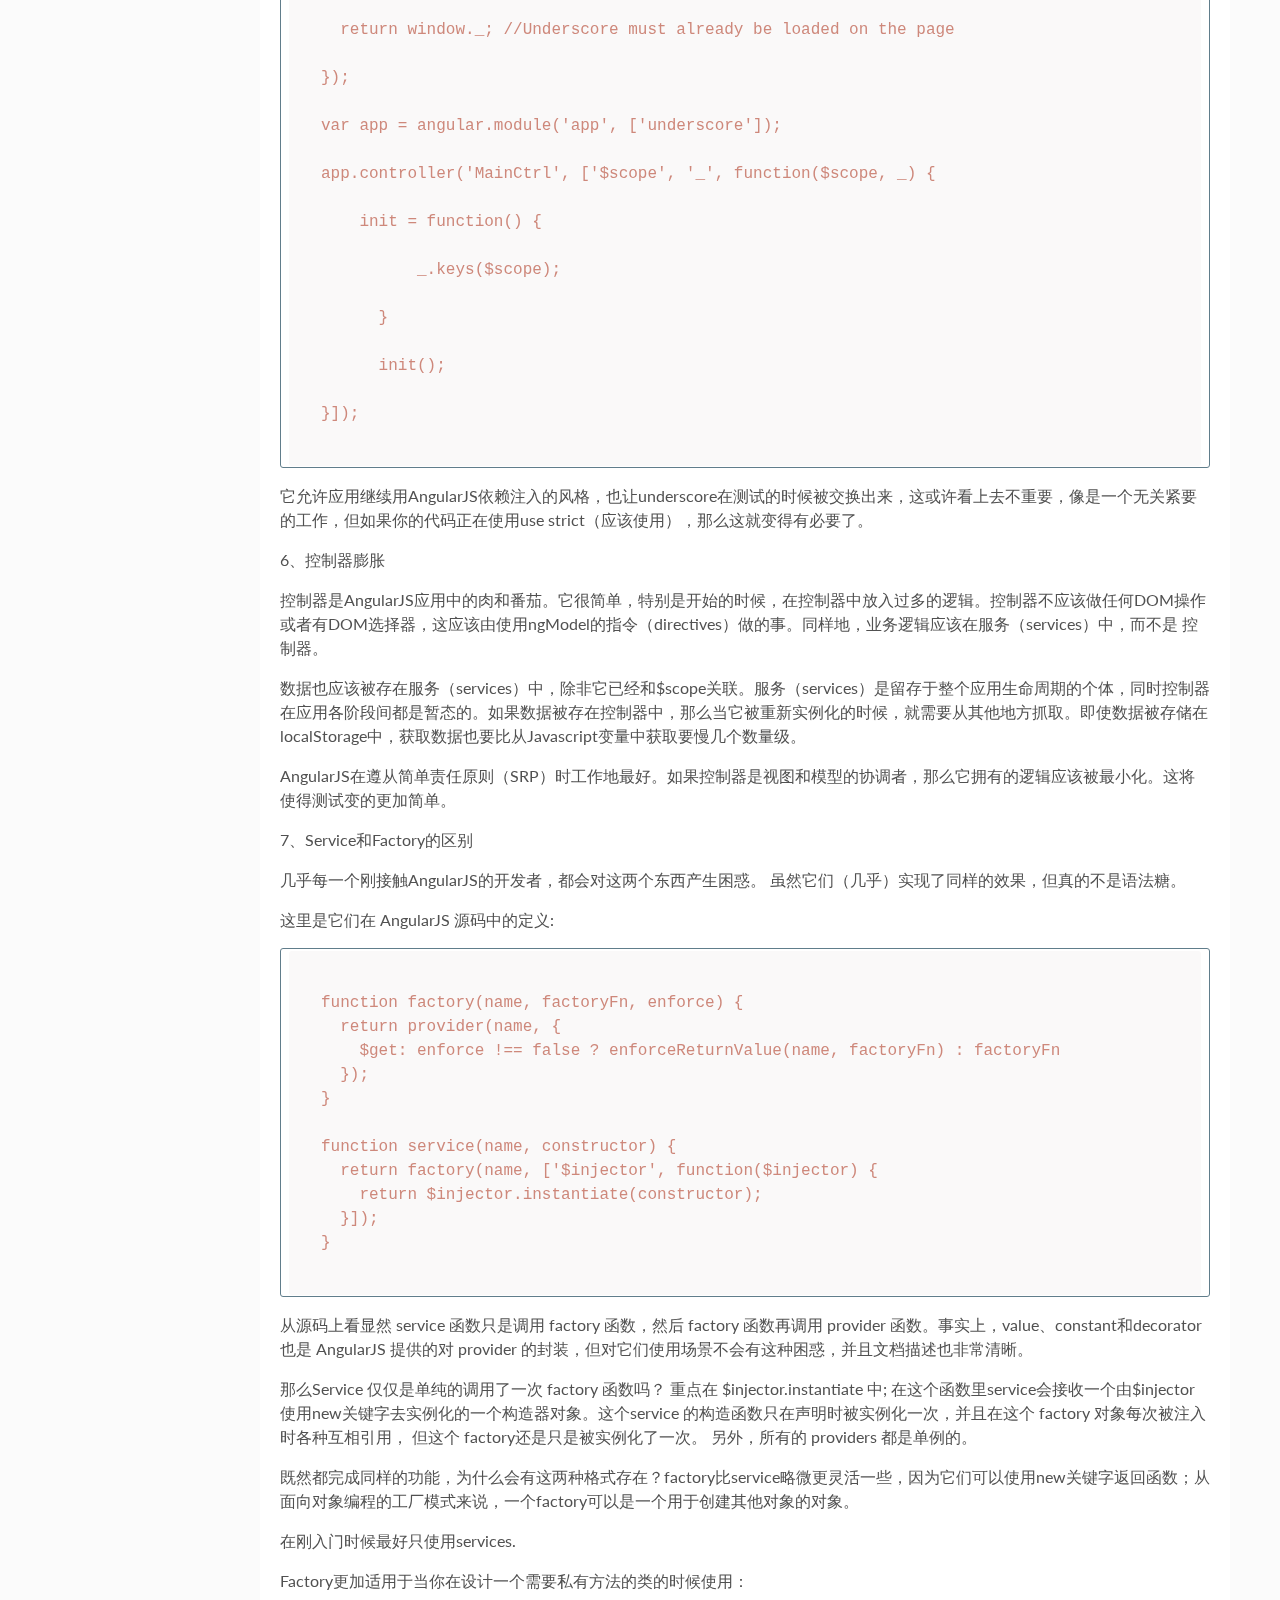
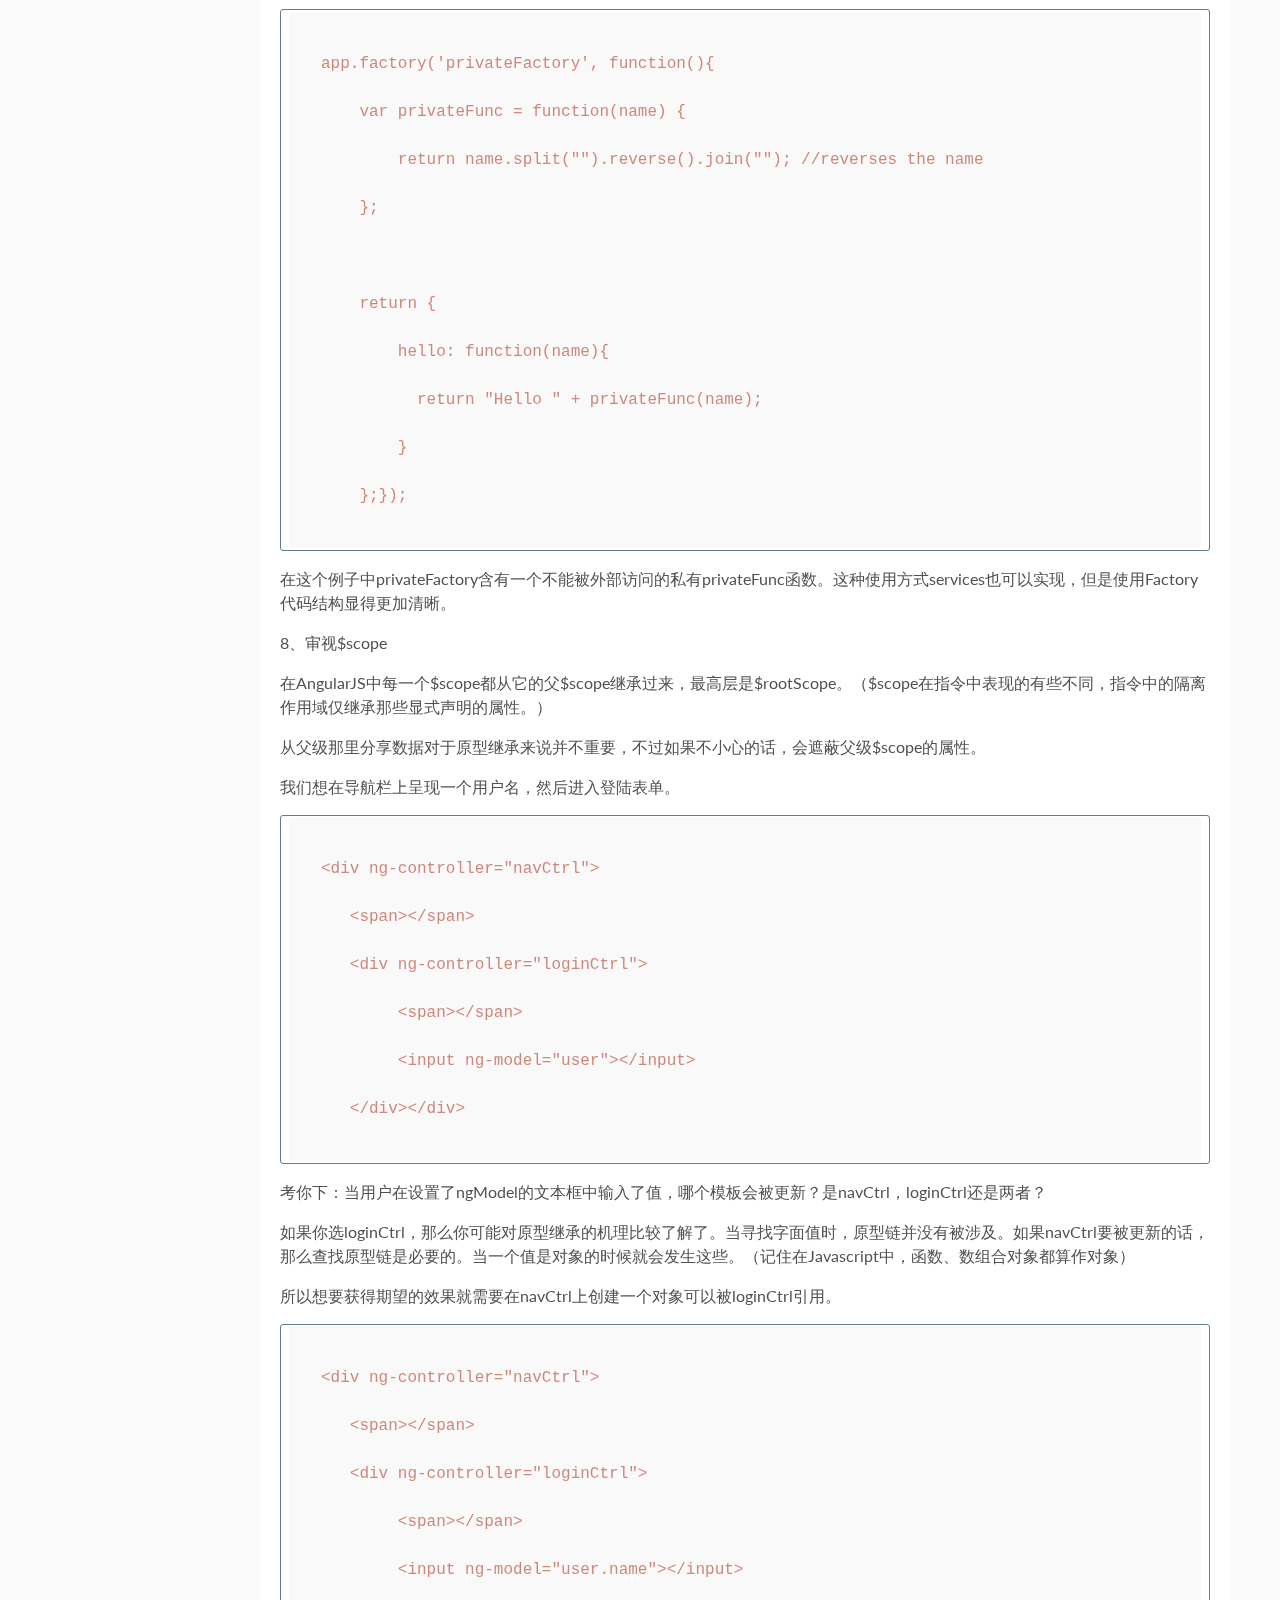
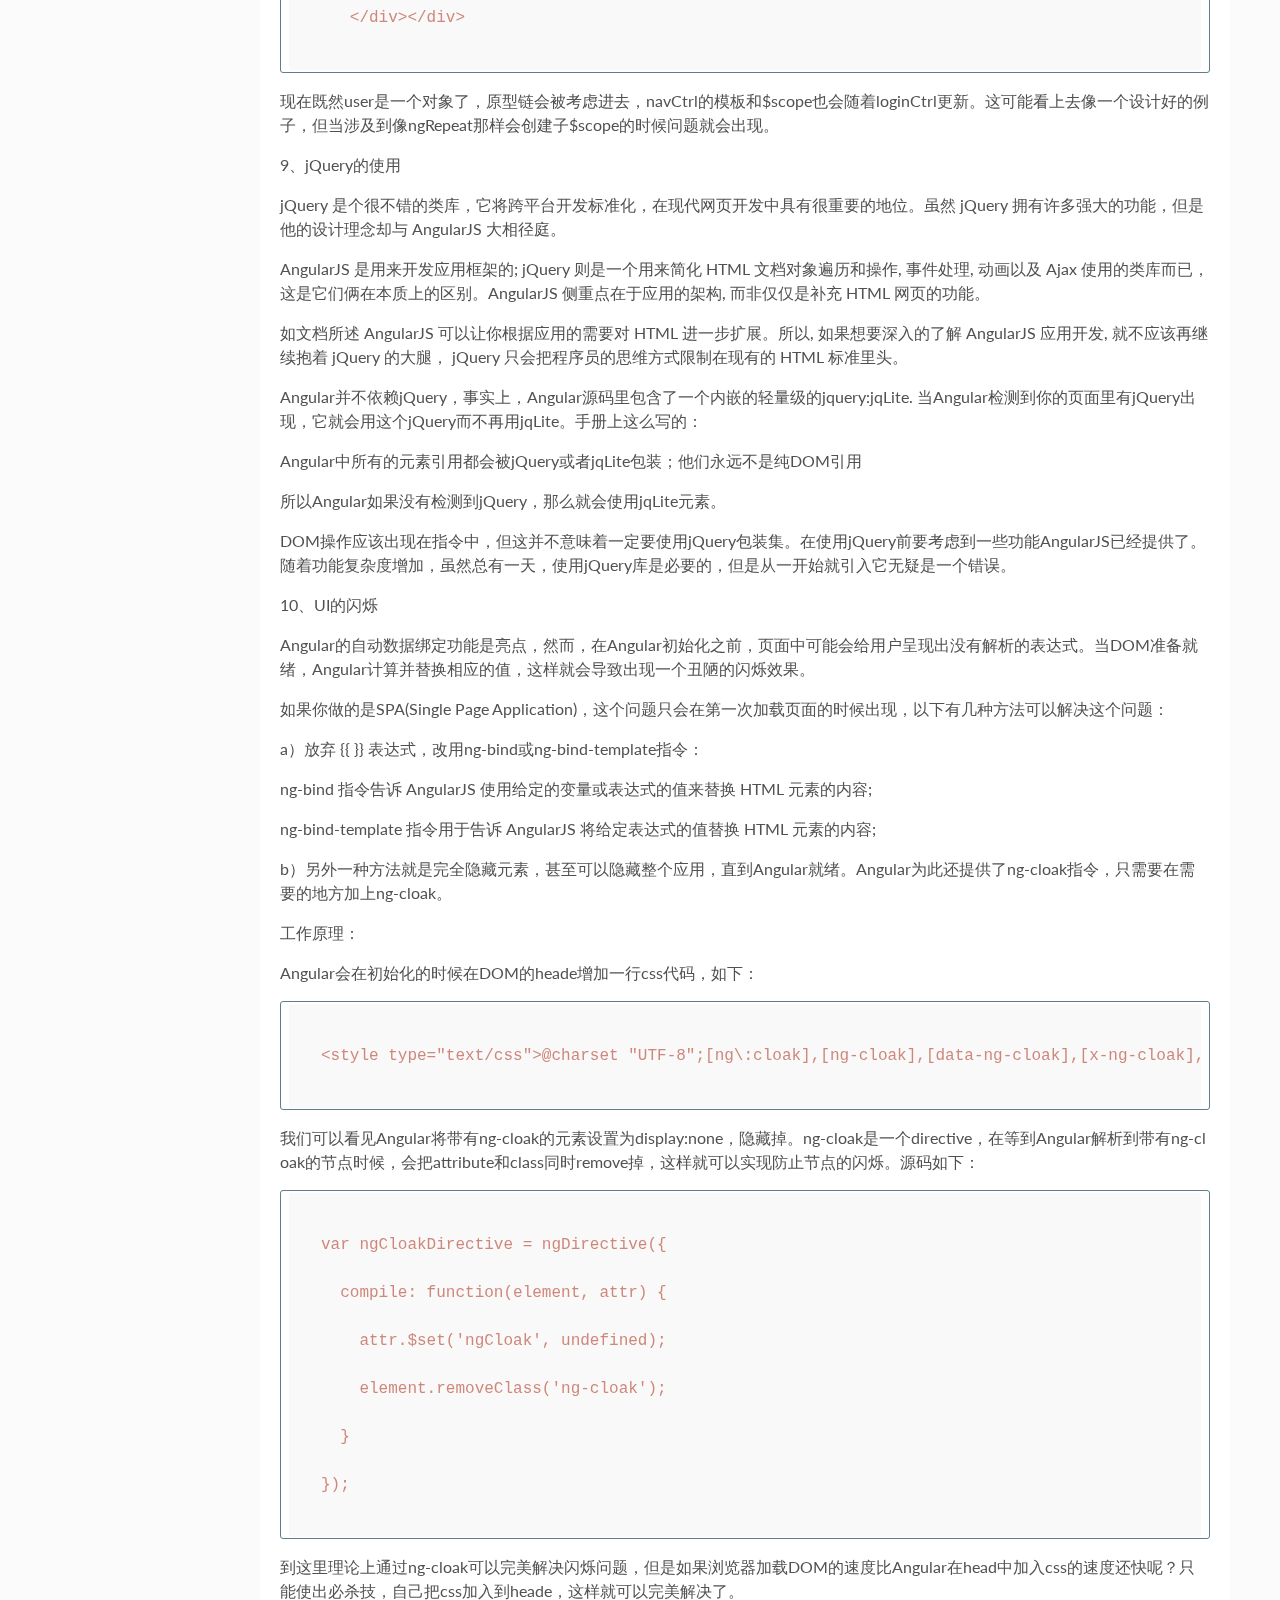
<file: 2016/10/09/angularjs1x-dev-suggest/index.html>
<!DOCTYPE html>
<html lang="en">
<head>
	<meta charset="utf-8">
	<title>AngularJS 1.x免入坑宝典</title>

  <!-- Edit site and author settings in `_config.yml` to make the social details your own -->

    <meta content="WEB前端学习分享" property="og:site_name">
  
    <meta content="AngularJS 1.x免入坑宝典" property="og:title">
  
  
    <meta content="article" property="og:type">
  
  
    <meta content="AngularJS 1.x免入坑宝典" property="og:description">
  
  
    <meta content="/2016/10/09/angularjs1x-dev-suggest/" property="og:url">
  
  
    <meta content="2016-10-09T00:00:00+08:00" property="article:published_time">
    <meta content="/about/" property="article:author">
  
  
    <meta content="/assets/img/programer.jpeg" property="og:image">
  
  
    
  
  
    
    <meta content="Programming" property="article:tag">
    
    <meta content="Learn" property="article:tag">
    
  

  
    <meta name="twitter:card" content="AngularJS 1.x免入坑宝典">
  
    <meta name="twitter:site" content="@">
    <meta name="twitter:creator" content="@">
  
    <meta name="twitter:title" content="AngularJS 1.x免入坑宝典">
  
  
    <meta name="twitter:url" content="/2016/10/09/angularjs1x-dev-suggest/">
  
  
    <meta name="twitter:description" content="AngularJS 1.x免入坑宝典">
  
  
    <meta name="twitter:image:src" content="/assets/img/programer.jpeg">
  

	<meta name="description" content="AngularJS 1.x免入坑宝典">
	<meta http-equiv="X-UA-Compatible" content="IE=edge">
	<meta name="viewport" content="width=device-width, initial-scale=1, maximum-scale=1">
	<meta property="og:image" content="">
	<link rel="shortcut icon" href="/assets/img/favicon/favicon.ico" type="image/x-icon">
	<!-- Chrome, Firefox OS and Opera -->
	<meta name="theme-color" content="#263959">
	<!-- Windows Phone -->
	<meta name="msapplication-navbutton-color" content="#263959">
	<!-- iOS Safari -->
	<meta name="apple-mobile-web-app-status-bar-style" content="#263959">
	<!-- Google Fonts -->
	<link href="https://fonts.googleapis.com/css?family=PT+Serif:400,700" rel="stylesheet">
	<link href="https://fonts.googleapis.com/css?family=Lato:300,400,700" rel="stylesheet">
	<!-- Font Awesome -->
	<link rel="stylesheet" href="/assets/fonts/font-awesome/css/font-awesome.min.css">
	<!-- Styles -->
	<link rel="stylesheet" href="/assets/css/main.css">
</head>

<body>

  <div class="wrapper">
    <aside class="sidebar">
  <header>
    <div class="about">
      <div class="cover-author-image">
        <a href="/"
          ><img
            src="/assets/img/wang.png"
            alt="Wang Jiling"
        /></a>
      </div>
      <div class="author-name">Wang Jiling</div>
      <p>前端工程师，目前专注于大前端开发、架构</p>
    </div>
  </header>
  <!-- End Header -->
  <footer>
    <section class="contact">
      <h3 class="contact-title">Contact me</h3>
      <ul>
        <!-- 
          <li><a href="https://twitter.com/wangjiling" target="_blank"><i class="fa fa-twitter" aria-hidden="true"></i></a></li>
        
        
          <li><a href="https://facebook.com/" target="_blank"><i class="fa fa-facebook" aria-hidden="true"></i></a></li>
         -->
        
        <li class="github">
          <a href="https://github.com/wangjiling" target="_blank"
            ><i class="fa fa-github"></i
          ></a>
        </li>
        
        <!-- 
          <li class="linkedin"><a href="https://in.linkedin.com/" target="_blank"><i class="fa fa-linkedin" aria-hidden="true"></i></a></li>
         -->
        
        <li class="email">
          <a href="mailto:vincentwangjiling@gmail.com"
            ><i class="fa fa-envelope-o" aria-hidden="true"></i
          ></a>
        </li>
        
      </ul>
    </section>
    <!-- End Section Contact -->
    <div class="copyright">
      <p>2016-2019 &copy; Wang Jiling</p>
      <p>
        <a target="_blank" href="http://www.miitbeian.gov.cn"
          >沪ICP备17029424号</a
        >
      </p>
    </div>
  </footer>
  <!-- End Footer -->
</aside>
<!-- End Sidebar -->
<div class="content-box clearfix"><article class="article-page">
  <div class="page-content">
    
    <div class="page-cover-image">
      <img class="page-image" src=/assets/img/programer.jpeg alt="AngularJS 1.x免入坑宝典">
    </div> <!-- End Page Cover Image -->
    
    <div class="wrap-content">
      <header class="header-page">
        <h1 class="page-title">AngularJS 1.x免入坑宝典</h1>
        <div class="page-date"><span>2016, Oct 09&nbsp;&nbsp;&nbsp;&nbsp;</span></div>
      </header>
      <h3 id="前言">前言</h3>

<p>在web技术发展迅速的今天，各种优秀框架（Angular、React、Vue等）层出不穷，而框架的出现和选择使用归于一点就是让开发者能更快地开发出更好的应用。本文结合项目实战经验，总结了一下AngularJS 1.x项目开发过程中最常遇到的一些问题和坑，并对一些概念和模块进行深入理解和分析，希望能给AngularJs初学者一些帮助，少走弯路，免入坑。</p>

<h3 id="angularjs-简介">AngularJS 简介</h3>

<p>AngularJS诞生于2009年，由Misko Hevery 等人创建，后为Google所收购。它是一款JavaScript MVVM框架，有着诸多特性，最为核心的是：MVVM、模块化、自动化双向数据绑定、语义化标签、依赖注入等。AngularJS弥补了HTML在构建应用方面的不足，使得Web开发和测试工作变得更加容易，也迅速成为了Web开发领域的新宠。</p>

<h3 id="angularjs-1x中最常遇到的问题">AngularJS 1.x中最常遇到的问题</h3>

<p>1、让AngularJS指令符合html5规范</p>

<p>在写任何自定义属性时加上data-前缀，这是html5的一个规范。AngularJS的内部指令都是ng（ng-app、ng-model、ng-bind）为前缀的，对于想让自定义指令符合html5规范，可以直接加上data-*，而且完全不用配置，不影响功能。通过看源码可以确定AngularJS本身是支持这种写法的：</p>

<p>相关源码：</p>

<div class="highlighter-rouge"><pre class="highlight"><code>
var ngAttrPrefixes = ['ng-', 'data-ng-', 'ng:', 'x-ng-'];

function getNgAttribute(element, ngAttr) {
  var attr, i, ii = ngAttrPrefixes.length;
  for (i = 0; i &lt; ii; ++i) {
    attr = ngAttrPrefixes[i] + ngAttr;
    if (isString(attr = element.getAttribute(attr))) {
      return attr;
    }
  }
  return null;
}

</code></pre>
</div>

<p>所以说，ng-、data-ng-、ng:、x-ng-，都是可以生效的。</p>

<p>另外，考虑到HTML对标签和属性不区分大小写，在HTML中一般推荐以小写单词加连字符的形式使用指令，而AngularJS在匹配指令的时候，会在元素或者属性的名字中剔除 x- 或者 data- 前缀，然后将 – 或者 : 连接的字符串转换成驼峰(camelCase)表现形式，然后再与注册过的指令进行匹配。</p>

<p>相关源码：</p>

<div class="highlighter-rouge"><pre class="highlight"><code>
var SPECIAL_CHARS_REGEXP = /([\:\-\_]+(.))/g;
var MOZ_HACK_REGEXP = /^moz([A-Z])/;
var MOUSE_EVENT_MAP= { mouseleave: "mouseout", mouseenter: "mouseover"};
var jqLiteMinErr = minErr('jqLite');

/**
 * Converts snake_case to camelCase.
 * Also there is special case for Moz prefix starting with upper case letter.
 * @param name Name to normalize
 */
function camelCase(name) {
  return name.
    replace(SPECIAL_CHARS_REGEXP, function(_, separator, letter, offset) {
      return offset ? letter.toUpperCase() : letter;
    }).
    replace(MOZ_HACK_REGEXP, 'Moz$1');
}



var PREFIX_REGEXP = /^((?:x|data)[\:\-_])/i;
/**
 * Converts all accepted directives format into proper directive name.
 * @param name Name to normalize
 */
function directiveNormalize(name) {
  return camelCase(name.replace(PREFIX_REGEXP, ''));
}

</code></pre>
</div>

<p>2、路由模块选择</p>

<p>前端路由的基本原理</p>

<p>哈希 #</p>

<p>HTML5 中新的 history API</p>

<p>路由的核心是给应用定义 “状态”</p>

<p>使用路由机制会影响到应用的整体编码方式(需预先定义好状态)</p>

<p>考虑兼容性问题与 “优雅降级”</p>

<p>推荐使用angular-ui-router模块做前端路由，而不是用angular-route。</p>

<p>区别如下：</p>

<p>1、ngroute是用AngularJS框架的核心部分。</p>

<p>2、ui-router是一个社区库，它是用来提高完善ngroute路由功能的。</p>

<p>3、ui-router路由器允许嵌套视图(nested views)和多个命名视图(multiple named views)。这是非常有用的，你可能有很多的view来继承其他view。</p>

<p>总的来说，angular-ui-router是一个功能更强大，更轻松配置项目的一个模块库，是ngRouter的升级版。</p>

<p>2.1、ui-router参数传递问题</p>

<p>基本参数：</p>

<div class="highlighter-rouge"><pre class="highlight"><code>
‘/user/:id’ //匹配’/user/bob’ 或’/user/1234!!!’或甚至是’/user/’ 但不是能’/user’ 或 ‘/user/bob/details’

‘/user/{id}' //跟上面一样，只是将：换成{}

‘/user/{id:int}' //指定param是Integer类型

</code></pre>
</div>

<p>使用正则表达式：</p>

<div class="highlighter-rouge"><pre class="highlight"><code>
'/user/{id:[0-9]{1,8}}'

</code></pre>
</div>

<p>匹配所有以user开始的url 并将剩余参数传给id</p>

<div class="highlighter-rouge"><pre class="highlight"><code>
'/user/{id:.*}'

'/user/*id

</code></pre>
</div>

<p>多个参数：</p>

<div class="highlighter-rouge"><pre class="highlight"><code>
‘/user?id1&amp;id2'

</code></pre>
</div>

<p>$StateParams service</p>

<div class="highlighter-rouge"><pre class="highlight"><code>
// If you had a url on your state of:

url: '/users/:id/details/{type}/{repeat:[0-9]+}?from&amp;to'

// Then you navigated your browser to:

'/users/123/details//0'



// Your $stateParams object would be

{ id:'123', type:'', repeat:'0' }



// Then you navigated your browser to:

'/users/123/details/default/0?from=there&amp;to=here'



// Your $stateParams object would be

{ id:'123', type:'default', repeat:'0', from:'there', to:'here' }

</code></pre>
</div>

<p>$StateParams仅包含注册在当前状态下的参数，不包含其他状态下的参数，即使是上级的url参数也获取不到：</p>

<div class="highlighter-rouge"><pre class="highlight"><code>
$stateProvider.state('contacts.detail', {

   url: '/contacts/:contactId',

   controller: function($stateParams){

      $stateParams.contactId  //*** Exists! ***//

   }

}).state('contacts.detail.subitem', {

   url: '/item/:itemId',

   controller: function($stateParams){

      $stateParams.contactId //*** Watch Out! DOESN'T EXIST!! ***//

      $stateParams.itemId //*** Exists! ***//

   }

})

</code></pre>
</div>

<p>若想让下级获取到当前状态的参数，需使用resolve()。该函数会在画面渲染出来前先执行完成：</p>

<div class="highlighter-rouge"><pre class="highlight"><code>
$stateProvider.state('contacts.detail', {

   url: '/contacts/:contactId',

   controller: function($stateParams){

      $stateParams.contactId  //*** Exists! ***//

   },

   resolve:{

      contactId: ['$stateParams', function($stateParams){

          return $stateParams.contactId;

      }]

   }

}).state('contacts.detail.subitem', {

   url: '/item/:itemId',

   controller: function($stateParams, contactId){

      contactId //*** Exists! ***//

      $stateParams.itemId //*** Exists! ***//

   }

})

</code></pre>
</div>

<p>2.2、 ui-sref、$state.go 的区别</p>

<p>ui-sref 一般使用在 <code class="highlighter-rouge">&lt;a&gt;…&lt;/a&gt;</code>；</p>

<p>$state.go(‘someState’)一般使用在 controller里面；</p>

<p>从ui-sref的源码可以看到这两个本质上是一样的东西，ui-sref调用了$state.go。</p>

<p>ui-sref 指令链接到特定状态</p>

<div class="highlighter-rouge"><pre class="highlight"><code>
&lt;a ui-sref=“home"&gt;Home&lt;/a&gt;

&lt;a ui-sref=“about"&gt;About&lt;/a&gt;

&lt;a ui-sref=“contacts.list”&gt;Contacts&lt;/a&gt;

</code></pre>
</div>

<p>$state.includes 返回 true / false，该方法可查看当前状态是否在某父状态内，比如 $state.includes(‘contacts’)返回 true / false</p>

<div class="highlighter-rouge"><pre class="highlight"><code>
&lt;!-- 包含在 /contacts 状态内部，即其作为 parent state --&gt;

&lt;li ng-class="{active: $state.includes('contacts')}"&gt;

    &lt;a ui-serif=“contacts.list"&gt;Contacts&lt;/a&gt;

&lt;/li&gt;

</code></pre>
</div>

<p>ui-sref-active 查看当前激活状态并设置 Class</p>

<div class="highlighter-rouge"><pre class="highlight"><code>
&lt;li ui-sref-active="active"&gt;&lt;a ui-sref=“about”&gt;About&lt;/a&gt;&lt;/li&gt;

</code></pre>
</div>

<p>方便获得当前状态的方法，绑到根作用域</p>

<div class="highlighter-rouge"><pre class="highlight"><code>
app.run(['$rootScope', '$state', '$stateParams',

    function($rootScope, $state, $stateParams) {

        $rootScope.$state = $state;

        $rootScope.$stateParams = $stateParams;

    }

]);

</code></pre>
</div>

<p>路由重定向 $urlRouterProvider</p>

<div class="highlighter-rouge"><pre class="highlight"><code>
app.config(['$stateProvider', '$urlRouterProvider',

function($stateProvider, $urlRouterProvider) {

$urlRouterProvider

// 错误的路由重定向

.when('/c?id', '/contacts/:id')

.when('/user/:id', '/contacts/:id')

.otherwise('/');

}

]);

</code></pre>
</div>

<p>3、目录结构</p>

<p>AngularJS工程的代码目录结构通常有以下两种：</p>

<p>a）传统MVC框架代码目录结构，基于文件类型将文件组合在一起：</p>

<p>这样的布局，看起来挺合理. 可是当 app 变得越来越庞大的时候，这样的布局结构会导致每次都会打开一堆文件夹， 每次都要花上很多时间滑动滚动条浏览这个目录树来查找文件。</p>

<p>b）根据每个文件隶属的功能模块来对文件分组, 而不是根据它隶属的层：</p>

<p>对于这种代码目录结构，查找某个功能模块的文件就要容易得多, 自然可以提高开发的速度. 也许把 html 文件跟 js 文件放在混合放在一起做法不是每个人都能认同，但是起码它省下宝贵的时间。</p>

<p>4、模块分组</p>

<p>一开始就将主模块中所有子模块展示出来是通常的做法。但是开始做一个小应用还好，但是做大了就不好管理了：</p>

<div class="highlighter-rouge"><pre class="highlight"><code>
var app = angular.module('app',[]);

app.service('MyService', function(){

//service code

});

app.controller('MyCtrl', function($scope, MyService){

//controller code

});

</code></pre>
</div>

<p>一个比较好的办法是子模块分组：</p>

<div class="highlighter-rouge"><pre class="highlight"><code>
var services = angular.module('services',[]);

services.service('MyService', function(){

//service code

});

var controllers = angular.module('controllers',['services']);

controllers.controller('MyCtrl', function($scope, MyService){

//controller code

});

var app = angular.module('app',['controllers', 'services']);

</code></pre>
</div>

<p>或</p>

<div class="highlighter-rouge"><pre class="highlight"><code>
var sharedServicesModule = angular.module('sharedServices',[]);

sharedServices.service('NetworkService', function($http){});

var loginModule = angular.module('login',['sharedServices']);

loginModule.service('loginService', function(NetworkService){});

loginModule.controller('loginCtrl', function($scope, loginService){});

var app = angular.module('app', ['sharedServices', 'login']);

</code></pre>
</div>

<p>运用要分组的思想将使工作更容易，当创建一个大的应用时，所有模块可能不会放在一页里，但是将模块根据类型进行分组将使模块的重用能力更强。</p>

<p>5、依赖注入</p>

<p>依赖注入是AngularJS最棒的模式之一。它使测试变得更加方便，也让它所依赖的对象变的更加清楚明白。AngularJS 对于注入是非常灵活的，一个最简单的方式只需要为模块将依赖的名字传入函数中：</p>

<div class="highlighter-rouge"><pre class="highlight"><code>
app.controller('MainCtrl', function($scope, $timeout){

    $timeout(function(){

        console.log($scope);

}, 1000);});

</code></pre>
</div>

<p>这里，很清楚的是MainCtrl依赖于$scope和$timeout。</p>

<p>直到你准备投入生产并压缩你的代码。使用UglifyJS，上面的例子会变成：</p>

<div class="highlighter-rouge"><pre class="highlight"><code>
app.controller("MainCtrl",function(e,t){t(function(){console.log(e)},1e3)})

</code></pre>
</div>

<p>现在AngularJS怎么知道MainCtrl依赖什么？AngularJS提供了一个非常简单的解决方案：把依赖作为一个字符串数组传递，而数组的最后一个元素是一个把所有依赖作为参数的函数。</p>

<div class="highlighter-rouge"><pre class="highlight"><code>
app.controller('MainCtrl', ['$scope', '$timeout', function($scope, $timeout){

    $timeout(function(){

        console.log($scope);

}, 1000);}]);

</code></pre>
</div>

<p>接下来在压缩的代码中AngularJS也可以知道如何找到依赖：</p>

<div class="highlighter-rouge"><pre class="highlight"><code>
app.controller("MainCtrl",["$scope","$timeout",function(e,t){t(function(){console.log(e)},1e3)}])

</code></pre>
</div>

<p>5.1、全局依赖</p>

<p>通常在写AngularJS应用时会有一个对象作为依赖绑定到全局作用域中。这意味着它在任何AngularJS的代码中都可用，但这打破了依赖注入模型同时带来一些问题，特别是在测试中。</p>

<p>AngularJS把这些全局变量封装到模块中，这样它们可以像标准AngularJS模块一样被注入。</p>

<p>Underscore.js是很棒的库，它把Javascript代码简化成了函数模式，并且它可以被转化成一个模块：</p>

<div class="highlighter-rouge"><pre class="highlight"><code>
var underscore = angular.module('underscore', []);underscore.factory('_', function() {

  return window._; //Underscore must already be loaded on the page

});

var app = angular.module('app', ['underscore']);

app.controller('MainCtrl', ['$scope', '_', function($scope, _) {

    init = function() {

          _.keys($scope);

      }

      init();

}]);

</code></pre>
</div>

<p>它允许应用继续用AngularJS依赖注入的风格，也让underscore在测试的时候被交换出来，这或许看上去不重要，像是一个无关紧要的工作，但如果你的代码正在使用use strict（应该使用），那么这就变得有必要了。</p>

<p>6、控制器膨胀</p>

<p>控制器是AngularJS应用中的肉和番茄。它很简单，特别是开始的时候，在控制器中放入过多的逻辑。控制器不应该做任何DOM操作或者有DOM选择器，这应该由使用ngModel的指令（directives）做的事。同样地，业务逻辑应该在服务（services）中，而不是 控制器。</p>

<p>数据也应该被存在服务（services）中，除非它已经和$scope关联。服务（services）是留存于整个应用生命周期的个体，同时控制器在应用各阶段间都是暂态的。如果数据被存在控制器中，那么当它被重新实例化的时候，就需要从其他地方抓取。即使数据被存储在localStorage中，获取数据也要比从Javascript变量中获取要慢几个数量级。</p>

<p>AngularJS在遵从简单责任原则（SRP）时工作地最好。如果控制器是视图和模型的协调者，那么它拥有的逻辑应该被最小化。这将使得测试变的更加简单。</p>

<p>7、Service和Factory的区别</p>

<p>几乎每一个刚接触AngularJS的开发者，都会对这两个东西产生困惑。 虽然它们（几乎）实现了同样的效果，但真的不是语法糖。</p>

<p>这里是它们在 AngularJS 源码中的定义:</p>

<div class="highlighter-rouge"><pre class="highlight"><code>
function factory(name, factoryFn, enforce) {
  return provider(name, {
    $get: enforce !== false ? enforceReturnValue(name, factoryFn) : factoryFn
  });
}

function service(name, constructor) {
  return factory(name, ['$injector', function($injector) {
    return $injector.instantiate(constructor);
  }]);
}

</code></pre>
</div>

<p>从源码上看显然 service 函数只是调用 factory 函数，然后 factory 函数再调用 provider 函数。事实上，value、constant和decorator 也是 AngularJS 提供的对 provider 的封装，但对它们使用场景不会有这种困惑，并且文档描述也非常清晰。</p>

<p>那么Service 仅仅是单纯的调用了一次 factory 函数吗？ 重点在 $injector.instantiate 中; 在这个函数里service会接收一个由$injector 使用new关键字去实例化的一个构造器对象。这个service 的构造函数只在声明时被实例化一次，并且在这个 factory 对象每次被注入时各种互相引用， 但这个 factory还是只是被实例化了一次。 另外，所有的 providers 都是单例的。</p>

<p>既然都完成同样的功能，为什么会有这两种格式存在？factory比service略微更灵活一些，因为它们可以使用new关键字返回函数；从面向对象编程的工厂模式来说，一个factory可以是一个用于创建其他对象的对象。</p>

<p>在刚入门时候最好只使用services.</p>

<p>Factory更加适用于当你在设计一个需要私有方法的类的时候使用：</p>

<div class="highlighter-rouge"><pre class="highlight"><code>
app.factory('privateFactory', function(){

    var privateFunc = function(name) {

        return name.split("").reverse().join(""); //reverses the name

    };



    return {

        hello: function(name){

          return "Hello " + privateFunc(name);

        }

    };});

</code></pre>
</div>

<p>在这个例子中privateFactory含有一个不能被外部访问的私有privateFunc函数。这种使用方式services也可以实现，但是使用Factory代码结构显得更加清晰。</p>

<p>8、审视$scope</p>

<p>在AngularJS中每一个$scope都从它的父$scope继承过来，最高层是$rootScope。（$scope在指令中表现的有些不同，指令中的隔离作用域仅继承那些显式声明的属性。）</p>

<p>从父级那里分享数据对于原型继承来说并不重要，不过如果不小心的话，会遮蔽父级$scope的属性。</p>

<p>我们想在导航栏上呈现一个用户名，然后进入登陆表单。</p>

<div class="highlighter-rouge"><pre class="highlight"><code>
&lt;div ng-controller="navCtrl"&gt;

   &lt;span&gt;&lt;/span&gt;

   &lt;div ng-controller="loginCtrl"&gt;

        &lt;span&gt;&lt;/span&gt;

        &lt;input ng-model="user"&gt;&lt;/input&gt;

   &lt;/div&gt;&lt;/div&gt;

</code></pre>
</div>

<p>考你下：当用户在设置了ngModel的文本框中输入了值，哪个模板会被更新？是navCtrl，loginCtrl还是两者？</p>

<p>如果你选loginCtrl，那么你可能对原型继承的机理比较了解了。当寻找字面值时，原型链并没有被涉及。如果navCtrl要被更新的话，那么查找原型链是必要的。当一个值是对象的时候就会发生这些。（记住在Javascript中，函数、数组合对象都算作对象）</p>

<p>所以想要获得期望的效果就需要在navCtrl上创建一个对象可以被loginCtrl引用。</p>

<div class="highlighter-rouge"><pre class="highlight"><code>
&lt;div ng-controller="navCtrl"&gt;

   &lt;span&gt;&lt;/span&gt;

   &lt;div ng-controller="loginCtrl"&gt;

        &lt;span&gt;&lt;/span&gt;

        &lt;input ng-model="user.name"&gt;&lt;/input&gt;

   &lt;/div&gt;&lt;/div&gt;

</code></pre>
</div>

<p>现在既然user是一个对象了，原型链会被考虑进去，navCtrl的模板和$scope也会随着loginCtrl更新。这可能看上去像一个设计好的例子，但当涉及到像ngRepeat那样会创建子$scope的时候问题就会出现。</p>

<p>9、jQuery的使用</p>

<p>jQuery 是个很不错的类库，它将跨平台开发标准化，在现代网页开发中具有很重要的地位。虽然 jQuery 拥有许多强大的功能，但是他的设计理念却与 AngularJS 大相径庭。</p>

<p>AngularJS 是用来开发应用框架的; jQuery 则是一个用来简化 HTML 文档对象遍历和操作, 事件处理, 动画以及 Ajax 使用的类库而已，这是它们俩在本质上的区别。AngularJS 侧重点在于应用的架构, 而非仅仅是补充 HTML 网页的功能。</p>

<p>如文档所述 AngularJS 可以让你根据应用的需要对 HTML 进一步扩展。所以, 如果想要深入的了解 AngularJS 应用开发, 就不应该再继续抱着 jQuery 的大腿， jQuery 只会把程序员的思维方式限制在现有的 HTML 标准里头。</p>

<p>Angular并不依赖jQuery，事实上，Angular源码里包含了一个内嵌的轻量级的jquery:jqLite. 当Angular检测到你的页面里有jQuery出现，它就会用这个jQuery而不再用jqLite。手册上这么写的：</p>

<p>Angular中所有的元素引用都会被jQuery或者jqLite包装；他们永远不是纯DOM引用</p>

<p>所以Angular如果没有检测到jQuery，那么就会使用jqLite元素。</p>

<p>DOM操作应该出现在指令中，但这并不意味着一定要使用jQuery包装集。在使用jQuery前要考虑到一些功能AngularJS已经提供了。随着功能复杂度增加，虽然总有一天，使用jQuery库是必要的，但是从一开始就引入它无疑是一个错误。</p>

<p>10、UI的闪烁</p>

<p>Angular的自动数据绑定功能是亮点，然而，在Angular初始化之前，页面中可能会给用户呈现出没有解析的表达式。当DOM准备就绪，Angular计算并替换相应的值，这样就会导致出现一个丑陋的闪烁效果。</p>

<p>如果你做的是SPA(Single Page Application)，这个问题只会在第一次加载页面的时候出现，以下有几种方法可以解决这个问题：</p>

<p>a）放弃 {{ }} 表达式，改用ng-bind或ng-bind-template指令：</p>

<p>ng-bind 指令告诉 AngularJS 使用给定的变量或表达式的值来替换 HTML 元素的内容;</p>

<p>ng-bind-template 指令用于告诉 AngularJS 将给定表达式的值替换 HTML 元素的内容;</p>

<p>b）另外一种方法就是完全隐藏元素，甚至可以隐藏整个应用，直到Angular就绪。Angular为此还提供了ng-cloak指令，只需要在需要的地方加上ng-cloak。</p>

<p>工作原理：</p>

<p>Angular会在初始化的时候在DOM的heade增加一行css代码，如下：</p>

<div class="highlighter-rouge"><pre class="highlight"><code>
&lt;style type="text/css"&gt;@charset "UTF-8";[ng\:cloak],[ng-cloak],[data-ng-cloak],[x-ng-cloak],.ng-cloak,.x-ng-cloak,.ng-hide:not(.ng-hide-animate){display:none !important;}ng\:form{display:block;}.ng-animate-shim{visibility:hidden;}.ng-anchor{position:absolute;}&lt;/style&gt;

</code></pre>
</div>

<p>我们可以看见Angular将带有ng-cloak的元素设置为display:none，隐藏掉。ng-cloak是一个directive，在等到Angular解析到带有ng-cloak的节点时候，会把attribute和class同时remove掉，这样就可以实现防止节点的闪烁。源码如下：</p>

<div class="highlighter-rouge"><pre class="highlight"><code>
var ngCloakDirective = ngDirective({

  compile: function(element, attr) {

    attr.$set('ngCloak', undefined);

    element.removeClass('ng-cloak');

  }

});

</code></pre>
</div>

<p>到这里理论上通过ng-cloak可以完美解决闪烁问题，但是如果浏览器加载DOM的速度比Angular在head中加入css的速度还快呢？只能使出必杀技，自己把css加入到heade，这样就可以完美解决了。</p>

<p>11、Directive永远不会’完成’</p>

<p>在directive中，一个令人掉头发的事就是directive已经‘完成’，但你永远不会知道。当把jQuery插件整合到directive里时，这个通知尤为重要。假设你想用ng-repeat把动态数据以jQuery datatable的形式显示出来。当所有的数据在页面中加载完成后，你只需要调用$(‘.mytable).dataTable()就可以了。 但是，很难做到，因为Angular的数据绑定是通过持续的digest循环实现的，基于此，Angular框架里根本没有一个时间是‘休息’的。 一个解决方法就是将jQuery dataTable的调用放在当前digest循环外，用timeout方法就可以做到。在指令的link方法中实现如下：</p>

<div class="highlighter-rouge"><pre class="highlight"><code>
      link : function(scope, element, attrs, ctrl) {

         scope.datas = [1,2,3];

         // this work

         $timeout(function() {

           $(“.mytable”;, element).dataTable();

         }, 0)

      }

</code></pre>
</div>

<h3 id="总结">总结</h3>

<p>AngularJS 1.x是一个很不错的框架，并且和它的社区一起发展着，是当今最受欢迎的JS框架之一。希望以上这些问题和坑可以被避免，不正确之处望斧正，谢谢。</p>

      <div class="page-footer">
        <div class="page-share">
          <a href="https://twitter.com/intent/tweet?text=AngularJS 1.x免入坑宝典&url=/2016/10/09/angularjs1x-dev-suggest/" title="Share on Twitter" rel="nofollow" target="_blank">Twitter</a>
          <a href="https://facebook.com/sharer.php?u=/2016/10/09/angularjs1x-dev-suggest/" title="Share on Facebook" rel="nofollow" target="_blank">Facebook</a>
          <a href="https://plus.google.com/share?url=/2016/10/09/angularjs1x-dev-suggest/" title="Share on Google+" rel="nofollow" target="_blank">Google+</a>
        </div>
        <div class="page-tag">
          
            <a href="/tags#Programming" class="tag">&#35; Programming</a>
          
            <a href="/tags#Learn" class="tag">&#35; Learn</a>
          
        </div>
      </div>
      <section class="comment-area">
  <!--PC和WAP自适应版-->
  <div id="SOHUCS"></div>
  <script type="text/javascript">
    (function () {
      var appid = "cytqkAhNv";
      var conf = "prod_6e8ce9f2b9b375457313cf45a53ca895";
      var width = window.innerWidth || document.documentElement.clientWidth;
      if (width < 1000) {
        var head =
          document.getElementsByTagName("head")[0] ||
          document.head ||
          document.documentElement;
        var script = document.createElement("script");
        script.type = "text/javascript";
        script.charset = "utf-8";
        script.id = "changyan_mobile_js";
        script.src =
          "https://cy-cdn.kuaizhan.com/upload/mobile/wap-js/changyan_mobile.js?client_id=" +
          appid +
          "&conf=" +
          conf;
        head.appendChild(script);
      } else {
        var loadJs = function (d, a) {
          var c =
            document.getElementsByTagName("head")[0] ||
            document.head ||
            document.documentElement;
          var b = document.createElement("script");
          b.setAttribute("type", "text/javascript");
          b.setAttribute("charset", "UTF-8");
          b.setAttribute("src", d);
          if (typeof a === "function") {
            if (window.attachEvent) {
              b.onreadystatechange = function () {
                var e = b.readyState;
                if (e === "loaded" || e === "complete") {
                  b.onreadystatechange = null;
                  a();
                }
              };
            } else {
              b.onload = a;
            }
          }
          c.appendChild(b);
        };
        loadJs("https://cy-cdn.kuaizhan.com/upload/changyan.js", function () {
          window.changyan.api.config({ appid: appid, conf: conf });
        });
      }
    })();
  </script>
</section>

    </div> <!-- End Wrap Content -->
  </div> <!-- End Page Content -->
</article> <!-- End Article Page -->
</div>

  </div>
  
  <!-- Global site tag (gtag.js) - Google Analytics -->
<script async src="https://www.googletagmanager.com/gtag/js?id=UA-111688204-1"></script>
<script>
    window.dataLayer = window.dataLayer || [];
    function gtag(){dataLayer.push(arguments);}
    gtag('js', new Date());

    gtag('config', 'UA-111688204-1');
</script>

<!-- baidu -->
<script>
    var _hmt = _hmt || [];
    (function() {
        var hm = document.createElement("script");
        hm.src = "https://hm.baidu.com/hm.js?4203e28ed2486071d9be8be5ac2e99cd";
        var s = document.getElementsByTagName("script")[0];
        s.parentNode.insertBefore(hm, s);
    })();
</script>

</body>
</html>
</file>
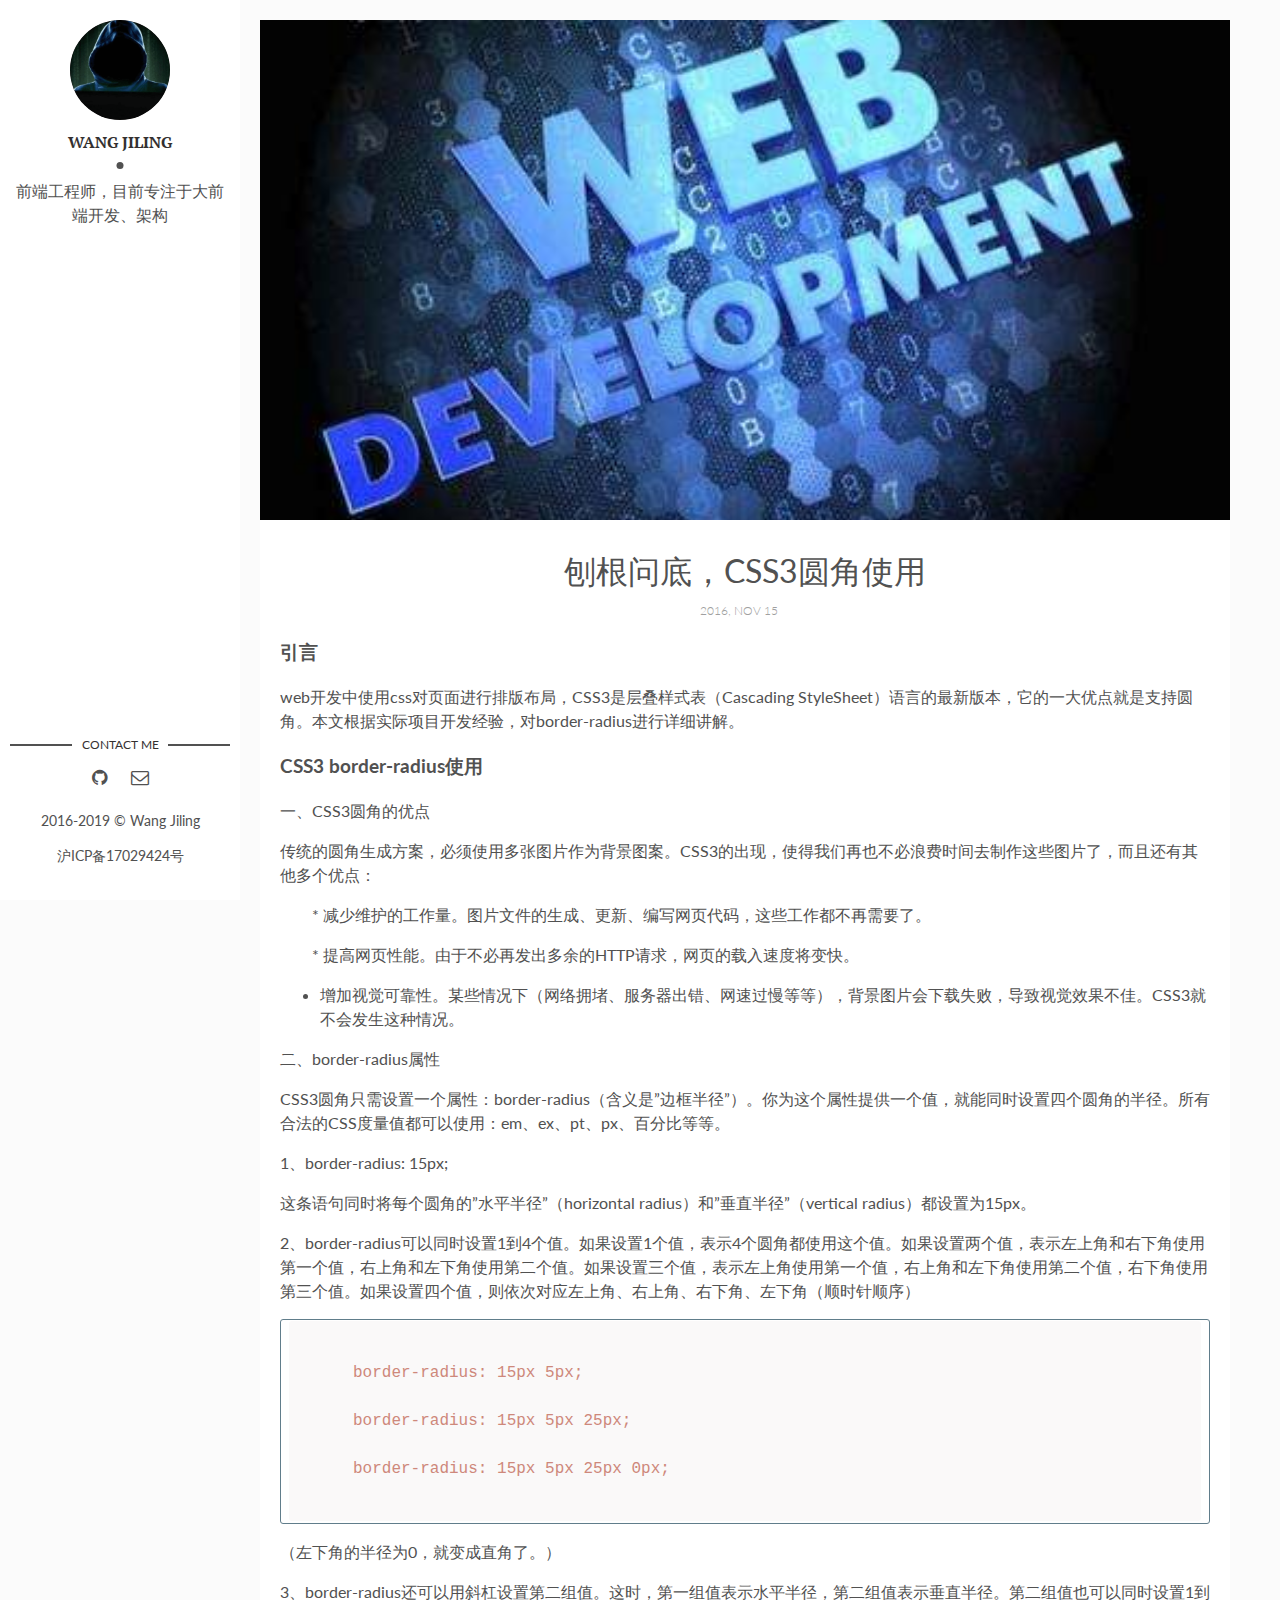
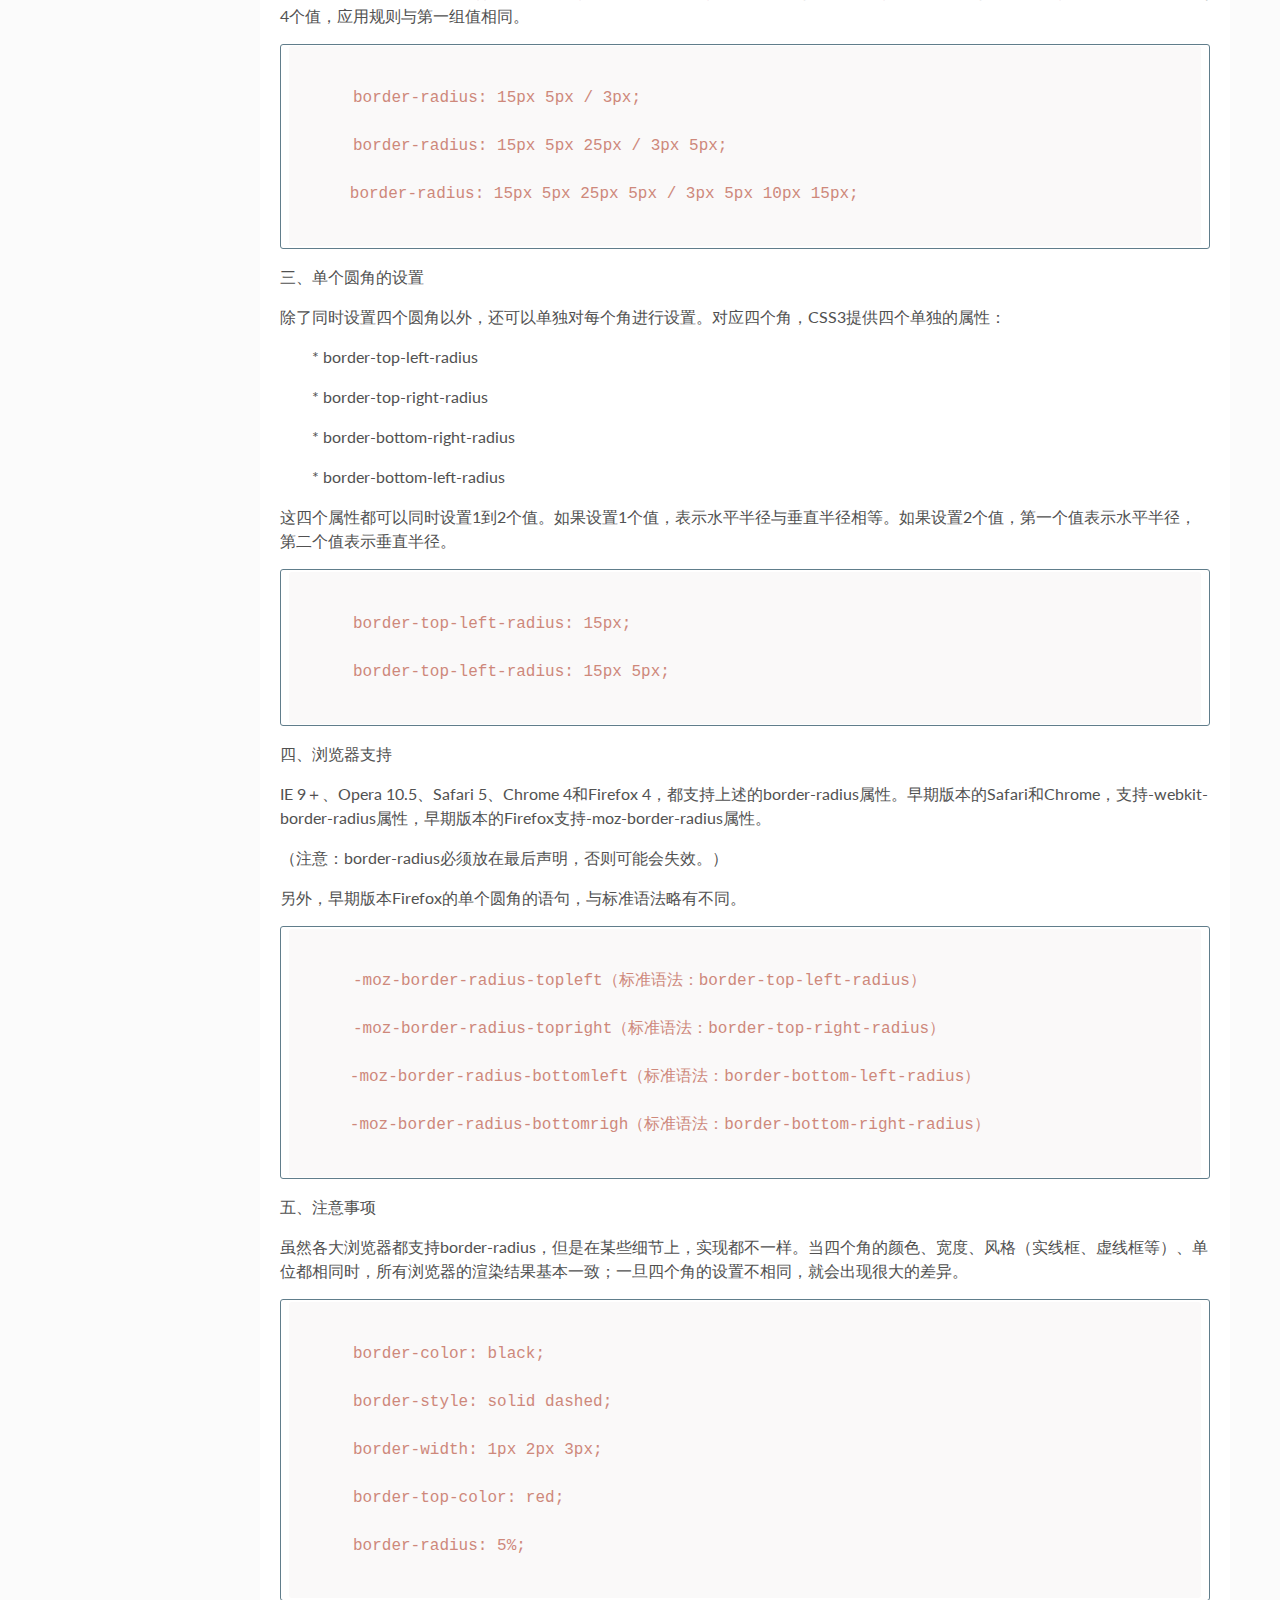
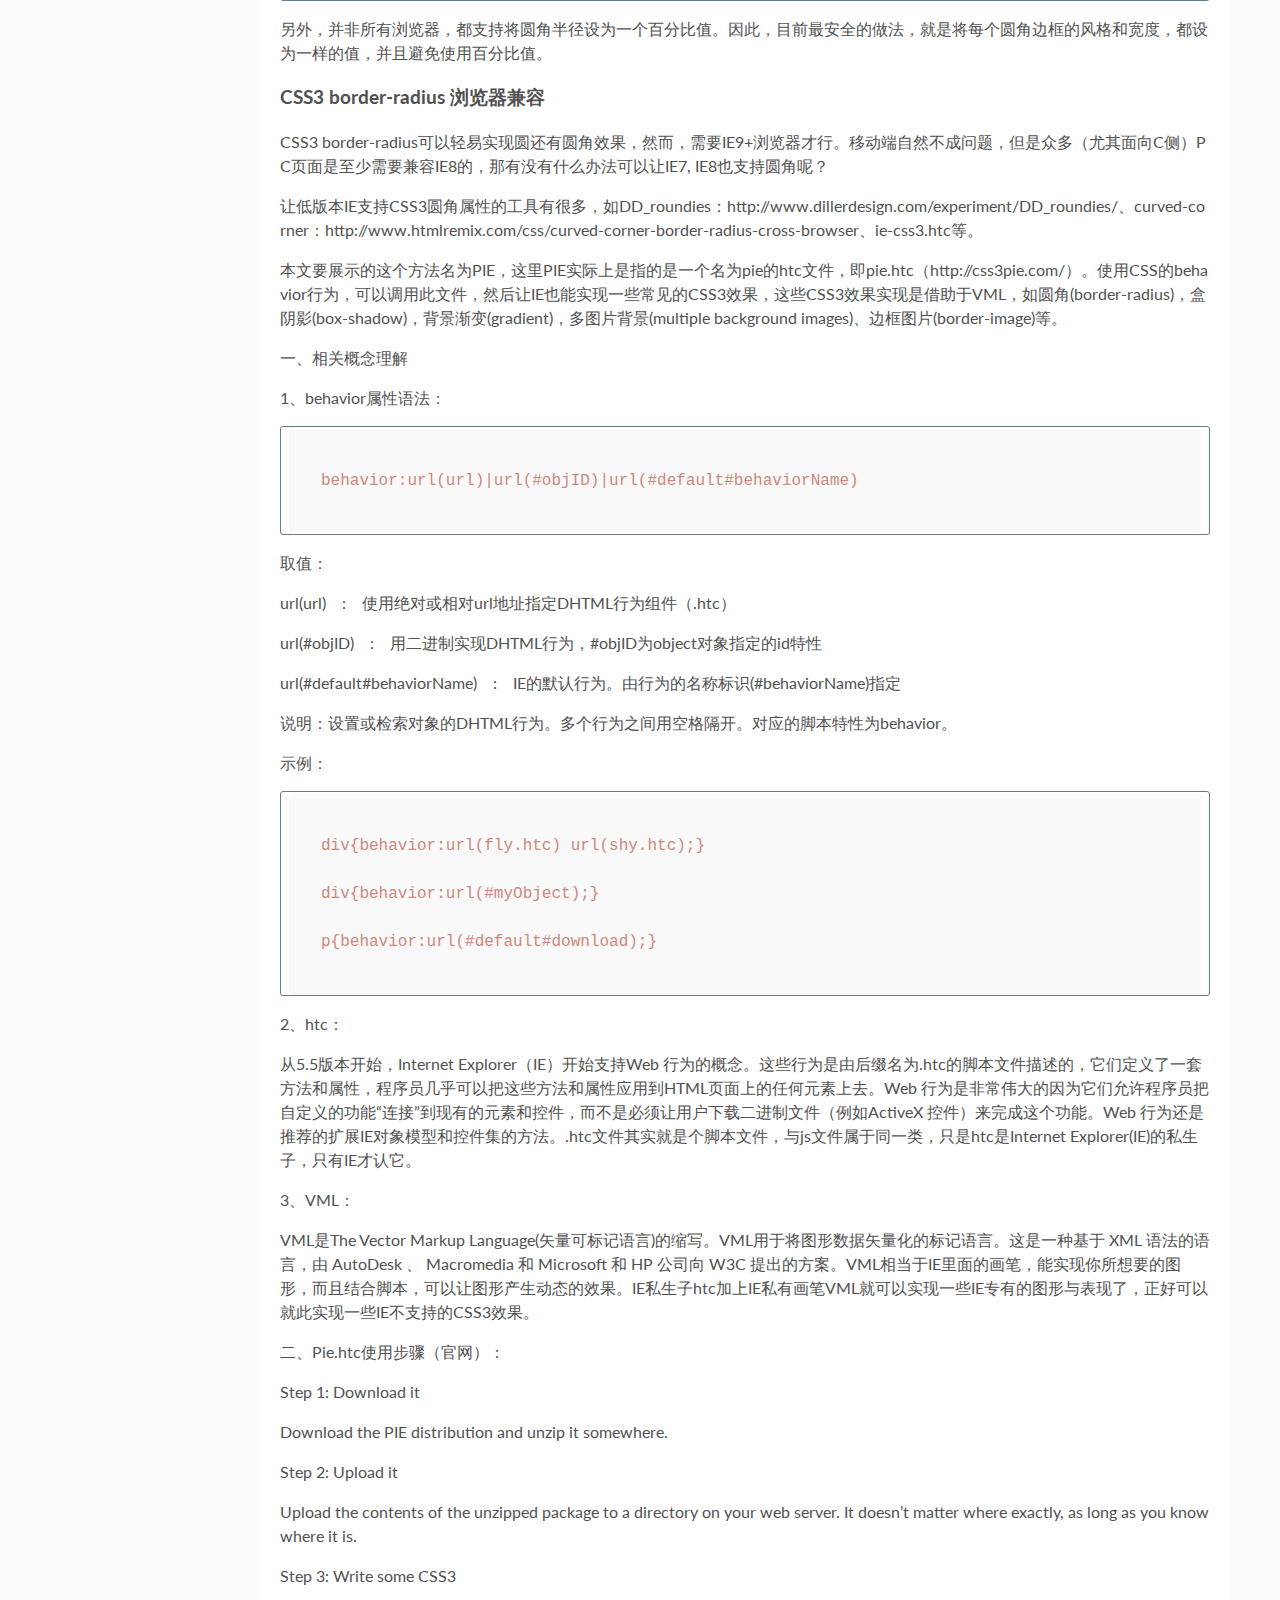
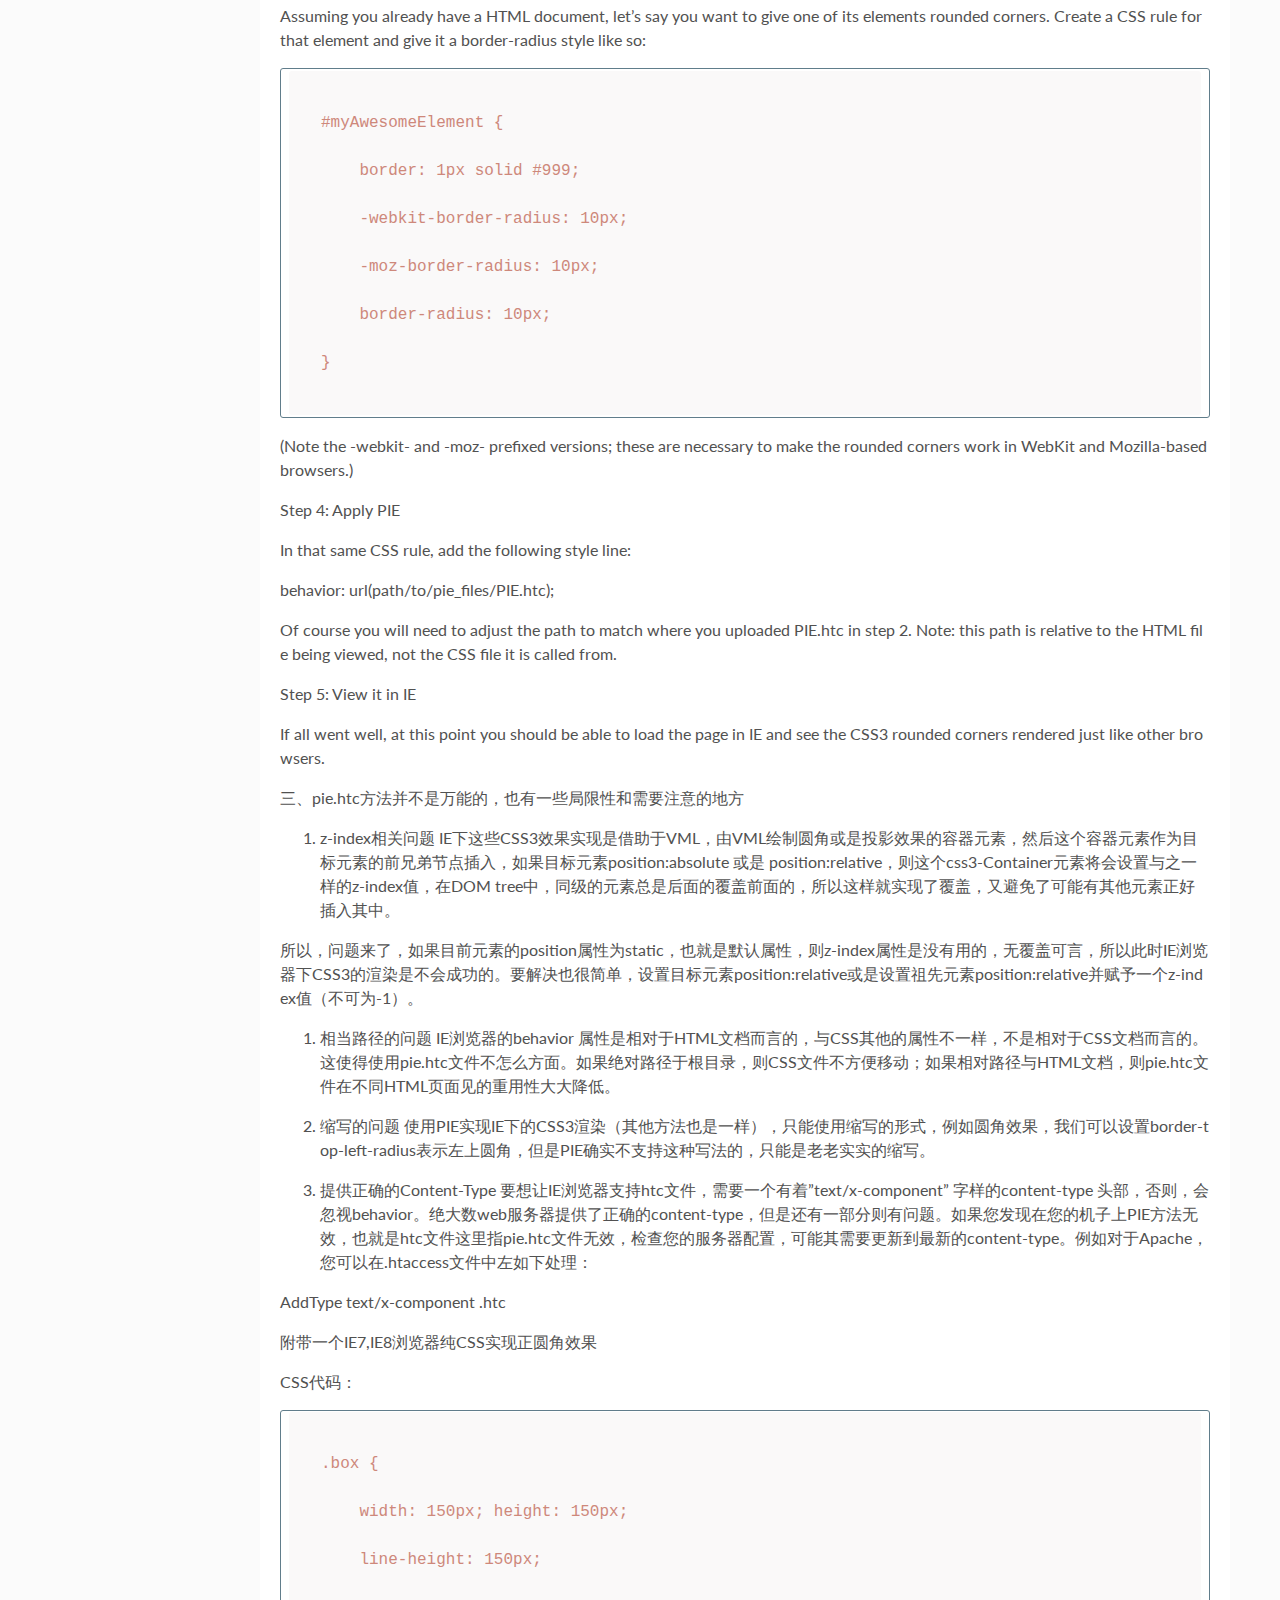
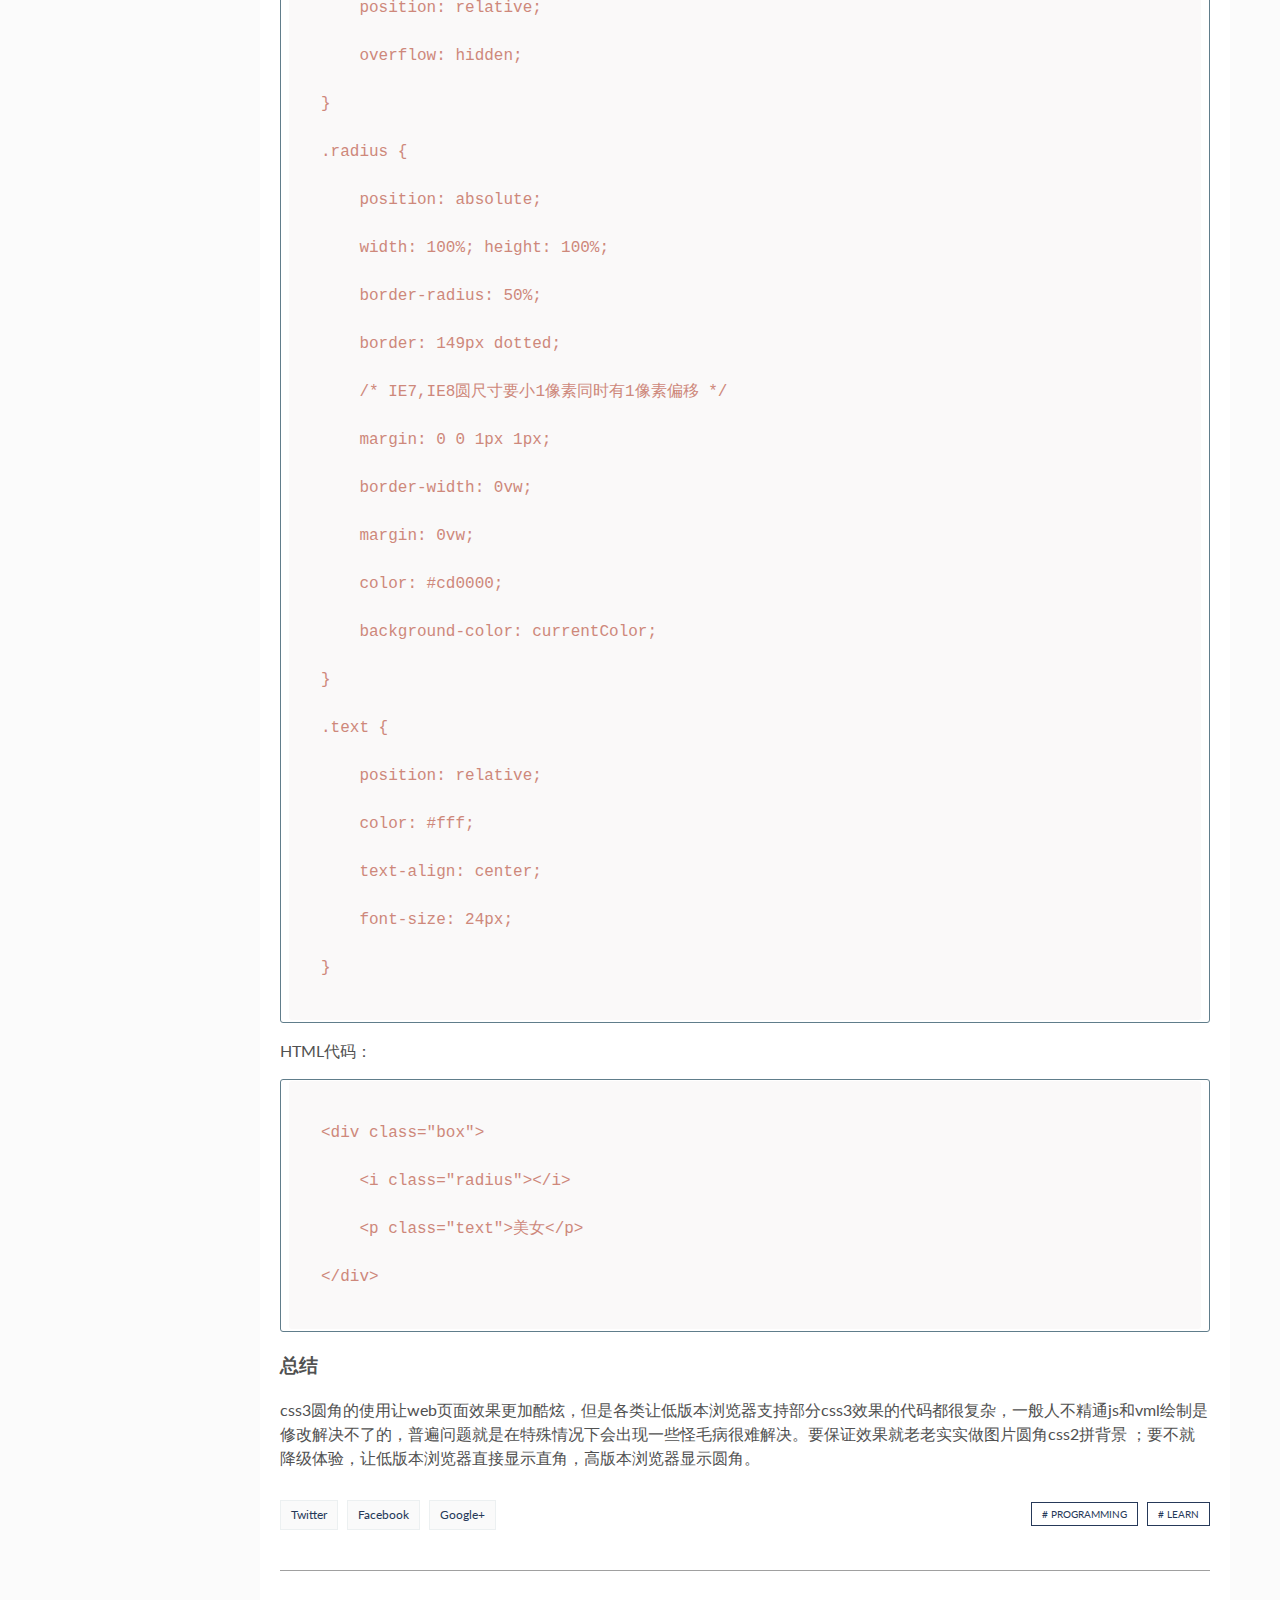
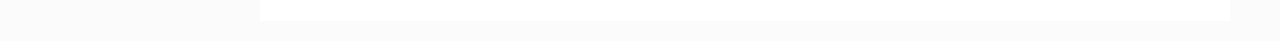
<file: 2016/11/15/css-border-radius/index.html>
<!DOCTYPE html>
<html lang="en">
<head>
	<meta charset="utf-8">
	<title>刨根问底，CSS3圆角使用</title>

  <!-- Edit site and author settings in `_config.yml` to make the social details your own -->

    <meta content="WEB前端学习分享" property="og:site_name">
  
    <meta content="刨根问底，CSS3圆角使用" property="og:title">
  
  
    <meta content="article" property="og:type">
  
  
    <meta content="刨根问底，CSS3圆角使用" property="og:description">
  
  
    <meta content="/2016/11/15/css-border-radius/" property="og:url">
  
  
    <meta content="2016-11-15T00:00:00+08:00" property="article:published_time">
    <meta content="/about/" property="article:author">
  
  
    <meta content="/assets/img/web-dev.jpeg" property="og:image">
  
  
    
  
  
    
    <meta content="Programming" property="article:tag">
    
    <meta content="Learn" property="article:tag">
    
  

  
    <meta name="twitter:card" content="刨根问底，CSS3圆角使用">
  
    <meta name="twitter:site" content="@">
    <meta name="twitter:creator" content="@">
  
    <meta name="twitter:title" content="刨根问底，CSS3圆角使用">
  
  
    <meta name="twitter:url" content="/2016/11/15/css-border-radius/">
  
  
    <meta name="twitter:description" content="刨根问底，CSS3圆角使用">
  
  
    <meta name="twitter:image:src" content="/assets/img/web-dev.jpeg">
  

	<meta name="description" content="刨根问底，CSS3圆角使用">
	<meta http-equiv="X-UA-Compatible" content="IE=edge">
	<meta name="viewport" content="width=device-width, initial-scale=1, maximum-scale=1">
	<meta property="og:image" content="">
	<link rel="shortcut icon" href="/assets/img/favicon/favicon.ico" type="image/x-icon">
	<!-- Chrome, Firefox OS and Opera -->
	<meta name="theme-color" content="#263959">
	<!-- Windows Phone -->
	<meta name="msapplication-navbutton-color" content="#263959">
	<!-- iOS Safari -->
	<meta name="apple-mobile-web-app-status-bar-style" content="#263959">
	<!-- Google Fonts -->
	<link href="https://fonts.googleapis.com/css?family=PT+Serif:400,700" rel="stylesheet">
	<link href="https://fonts.googleapis.com/css?family=Lato:300,400,700" rel="stylesheet">
	<!-- Font Awesome -->
	<link rel="stylesheet" href="/assets/fonts/font-awesome/css/font-awesome.min.css">
	<!-- Styles -->
	<link rel="stylesheet" href="/assets/css/main.css">
</head>

<body>

  <div class="wrapper">
    <aside class="sidebar">
  <header>
    <div class="about">
      <div class="cover-author-image">
        <a href="/"
          ><img
            src="/assets/img/wang.png"
            alt="Wang Jiling"
        /></a>
      </div>
      <div class="author-name">Wang Jiling</div>
      <p>前端工程师，目前专注于大前端开发、架构</p>
    </div>
  </header>
  <!-- End Header -->
  <footer>
    <section class="contact">
      <h3 class="contact-title">Contact me</h3>
      <ul>
        <!-- 
          <li><a href="https://twitter.com/wangjiling" target="_blank"><i class="fa fa-twitter" aria-hidden="true"></i></a></li>
        
        
          <li><a href="https://facebook.com/" target="_blank"><i class="fa fa-facebook" aria-hidden="true"></i></a></li>
         -->
        
        <li class="github">
          <a href="https://github.com/wangjiling" target="_blank"
            ><i class="fa fa-github"></i
          ></a>
        </li>
        
        <!-- 
          <li class="linkedin"><a href="https://in.linkedin.com/" target="_blank"><i class="fa fa-linkedin" aria-hidden="true"></i></a></li>
         -->
        
        <li class="email">
          <a href="mailto:vincentwangjiling@gmail.com"
            ><i class="fa fa-envelope-o" aria-hidden="true"></i
          ></a>
        </li>
        
      </ul>
    </section>
    <!-- End Section Contact -->
    <div class="copyright">
      <p>2016-2019 &copy; Wang Jiling</p>
      <p>
        <a target="_blank" href="http://www.miitbeian.gov.cn"
          >沪ICP备17029424号</a
        >
      </p>
    </div>
  </footer>
  <!-- End Footer -->
</aside>
<!-- End Sidebar -->
<div class="content-box clearfix"><article class="article-page">
  <div class="page-content">
    
    <div class="page-cover-image">
      <img class="page-image" src=/assets/img/web-dev.jpeg alt="刨根问底，CSS3圆角使用">
    </div> <!-- End Page Cover Image -->
    
    <div class="wrap-content">
      <header class="header-page">
        <h1 class="page-title">刨根问底，CSS3圆角使用</h1>
        <div class="page-date"><span>2016, Nov 15&nbsp;&nbsp;&nbsp;&nbsp;</span></div>
      </header>
      <h3 id="引言">引言</h3>

<p>web开发中使用css对页面进行排版布局，CSS3是层叠样式表（Cascading StyleSheet）语言的最新版本，它的一大优点就是支持圆角。本文根据实际项目开发经验，对border-radius进行详细讲解。</p>

<h3 id="css3-border-radius使用">CSS3 border-radius使用</h3>

<p>一、CSS3圆角的优点</p>

<p>传统的圆角生成方案，必须使用多张图片作为背景图案。CSS3的出现，使得我们再也不必浪费时间去制作这些图片了，而且还有其他多个优点：</p>

<p>　　* 减少维护的工作量。图片文件的生成、更新、编写网页代码，这些工作都不再需要了。</p>

<p>　　* 提高网页性能。由于不必再发出多余的HTTP请求，网页的载入速度将变快。</p>

<ul>
  <li>增加视觉可靠性。某些情况下（网络拥堵、服务器出错、网速过慢等等），背景图片会下载失败，导致视觉效果不佳。CSS3就不会发生这种情况。</li>
</ul>

<p>二、border-radius属性</p>

<p>CSS3圆角只需设置一个属性：border-radius（含义是”边框半径”）。你为这个属性提供一个值，就能同时设置四个圆角的半径。所有合法的CSS度量值都可以使用：em、ex、pt、px、百分比等等。</p>

<p>1、border-radius: 15px;</p>

<p>这条语句同时将每个圆角的”水平半径”（horizontal radius）和”垂直半径”（vertical radius）都设置为15px。</p>

<p>2、border-radius可以同时设置1到4个值。如果设置1个值，表示4个圆角都使用这个值。如果设置两个值，表示左上角和右下角使用第一个值，右上角和左下角使用第二个值。如果设置三个值，表示左上角使用第一个值，右上角和左下角使用第二个值，右下角使用第三个值。如果设置四个值，则依次对应左上角、右上角、右下角、左下角（顺时针顺序）</p>

<div class="highlighter-rouge"><pre class="highlight"><code>
　　border-radius: 15px 5px;

　　border-radius: 15px 5px 25px;

　　border-radius: 15px 5px 25px 0px;

</code></pre>
</div>

<p>（左下角的半径为0，就变成直角了。）</p>

<p>3、border-radius还可以用斜杠设置第二组值。这时，第一组值表示水平半径，第二组值表示垂直半径。第二组值也可以同时设置1到4个值，应用规则与第一组值相同。</p>

<div class="highlighter-rouge"><pre class="highlight"><code>
　　border-radius: 15px 5px / 3px;

　　border-radius: 15px 5px 25px / 3px 5px;

   border-radius: 15px 5px 25px 5px / 3px 5px 10px 15px;

</code></pre>
</div>

<p>三、单个圆角的设置</p>

<p>除了同时设置四个圆角以外，还可以单独对每个角进行设置。对应四个角，CSS3提供四个单独的属性：</p>

<p>　　* border-top-left-radius</p>

<p>　　* border-top-right-radius</p>

<p>　　* border-bottom-right-radius</p>

<p>　　* border-bottom-left-radius</p>

<p>这四个属性都可以同时设置1到2个值。如果设置1个值，表示水平半径与垂直半径相等。如果设置2个值，第一个值表示水平半径，第二个值表示垂直半径。</p>

<div class="highlighter-rouge"><pre class="highlight"><code>
　　border-top-left-radius: 15px;

　　border-top-left-radius: 15px 5px;

</code></pre>
</div>

<p>四、浏览器支持</p>

<p>IE 9＋、Opera 10.5、Safari 5、Chrome 4和Firefox 4，都支持上述的border-radius属性。早期版本的Safari和Chrome，支持-webkit-border-radius属性，早期版本的Firefox支持-moz-border-radius属性。</p>

<p>（注意：border-radius必须放在最后声明，否则可能会失效。）</p>

<p>另外，早期版本Firefox的单个圆角的语句，与标准语法略有不同。</p>

<div class="highlighter-rouge"><pre class="highlight"><code>
　　-moz-border-radius-topleft（标准语法：border-top-left-radius）

　　-moz-border-radius-topright（标准语法：border-top-right-radius）

   -moz-border-radius-bottomleft（标准语法：border-bottom-left-radius）

   -moz-border-radius-bottomrigh（标准语法：border-bottom-right-radius）

</code></pre>
</div>

<p>五、注意事项</p>

<p>虽然各大浏览器都支持border-radius，但是在某些细节上，实现都不一样。当四个角的颜色、宽度、风格（实线框、虚线框等）、单位都相同时，所有浏览器的渲染结果基本一致；一旦四个角的设置不相同，就会出现很大的差异。</p>

<div class="highlighter-rouge"><pre class="highlight"><code>
　　border-color: black;

　　border-style: solid dashed;

　　border-width: 1px 2px 3px;

　　border-top-color: red;

　　border-radius: 5%;

</code></pre>
</div>

<p>另外，并非所有浏览器，都支持将圆角半径设为一个百分比值。因此，目前最安全的做法，就是将每个圆角边框的风格和宽度，都设为一样的值，并且避免使用百分比值。</p>

<h3 id="css3-border-radius-浏览器兼容">CSS3 border-radius 浏览器兼容</h3>

<p>CSS3 border-radius可以轻易实现圆还有圆角效果，然而，需要IE9+浏览器才行。移动端自然不成问题，但是众多（尤其面向C侧）PC页面是至少需要兼容IE8的，那有没有什么办法可以让IE7, IE8也支持圆角呢？</p>

<p>让低版本IE支持CSS3圆角属性的工具有很多，如DD_roundies：http://www.dillerdesign.com/experiment/DD_roundies/、curved-corner：http://www.htmlremix.com/css/curved-corner-border-radius-cross-browser、ie-css3.htc等。</p>

<p>本文要展示的这个方法名为PIE，这里PIE实际上是指的是一个名为pie的htc文件，即pie.htc（http://css3pie.com/）。使用CSS的behavior行为，可以调用此文件，然后让IE也能实现一些常见的CSS3效果，这些CSS3效果实现是借助于VML，如圆角(border-radius)，盒阴影(box-shadow)，背景渐变(gradient)，多图片背景(multiple background images)、边框图片(border-image)等。</p>

<p>一、相关概念理解</p>

<p>1、behavior属性语法：</p>

<div class="highlighter-rouge"><pre class="highlight"><code>
behavior:url(url)|url(#objID)|url(#default#behaviorName)

</code></pre>
</div>

<p>取值：</p>

<p>url(url)　:　使用绝对或相对url地址指定DHTML行为组件（.htc）</p>

<p>url(#objID)　:　用二进制实现DHTML行为，#objID为object对象指定的id特性</p>

<p>url(#default#behaviorName)　:　IE的默认行为。由行为的名称标识(#behaviorName)指定</p>

<p>说明：设置或检索对象的DHTML行为。多个行为之间用空格隔开。对应的脚本特性为behavior。</p>

<p>示例：</p>

<div class="highlighter-rouge"><pre class="highlight"><code>
div{behavior:url(fly.htc) url(shy.htc);}

div{behavior:url(#myObject);}

p{behavior:url(#default#download);}

</code></pre>
</div>

<p>2、htc：</p>

<p>从5.5版本开始，Internet Explorer（IE）开始支持Web 行为的概念。这些行为是由后缀名为.htc的脚本文件描述的，它们定义了一套方法和属性，程序员几乎可以把这些方法和属性应用到HTML页面上的任何元素上去。Web 行为是非常伟大的因为它们允许程序员把自定义的功能“连接”到现有的元素和控件，而不是必须让用户下载二进制文件（例如ActiveX 控件）来完成这个功能。Web 行为还是推荐的扩展IE对象模型和控件集的方法。.htc文件其实就是个脚本文件，与js文件属于同一类，只是htc是Internet Explorer(IE)的私生子，只有IE才认它。</p>

<p>3、VML：</p>

<p>VML是The Vector Markup Language(矢量可标记语言)的缩写。VML用于将图形数据矢量化的标记语言。这是一种基于 XML 语法的语言，由 AutoDesk 、 Macromedia 和 Microsoft 和 HP 公司向 W3C 提出的方案。VML相当于IE里面的画笔，能实现你所想要的图形，而且结合脚本，可以让图形产生动态的效果。IE私生子htc加上IE私有画笔VML就可以实现一些IE专有的图形与表现了，正好可以就此实现一些IE不支持的CSS3效果。</p>

<p>二、Pie.htc使用步骤（官网）：</p>

<p>Step 1: Download it</p>

<p>Download the PIE distribution and unzip it somewhere.</p>

<p>Step 2: Upload it</p>

<p>Upload the contents of the unzipped package to a directory on your web server. It doesn’t matter where exactly, as long as you know where it is.</p>

<p>Step 3: Write some CSS3</p>

<p>Assuming you already have a HTML document, let’s say you want to give one of its elements rounded corners. Create a CSS rule for that element and give it a border-radius style like so:</p>

<div class="highlighter-rouge"><pre class="highlight"><code>
#myAwesomeElement {

    border: 1px solid #999;

    -webkit-border-radius: 10px;

    -moz-border-radius: 10px;

    border-radius: 10px;

}

</code></pre>
</div>

<p>(Note the -webkit- and -moz- prefixed versions; these are necessary to make the rounded corners work in WebKit and Mozilla-based browsers.)</p>

<p>Step 4: Apply PIE</p>

<p>In that same CSS rule, add the following style line:</p>

<p>behavior: url(path/to/pie_files/PIE.htc);</p>

<p>Of course you will need to adjust the path to match where you uploaded PIE.htc in step 2. Note: this path is relative to the HTML file being viewed, not the CSS file it is called from.</p>

<p>Step 5: View it in IE</p>

<p>If all went well, at this point you should be able to load the page in IE and see the CSS3 rounded corners rendered just like other browsers.</p>

<p>三、pie.htc方法并不是万能的，也有一些局限性和需要注意的地方</p>

<ol>
  <li>z-index相关问题
IE下这些CSS3效果实现是借助于VML，由VML绘制圆角或是投影效果的容器元素，然后这个容器元素作为目标元素的前兄弟节点插入，如果目标元素position:absolute 或是 position:relative，则这个css3-Container元素将会设置与之一样的z-index值，在DOM tree中，同级的元素总是后面的覆盖前面的，所以这样就实现了覆盖，又避免了可能有其他元素正好插入其中。</li>
</ol>

<p>所以，问题来了，如果目前元素的position属性为static，也就是默认属性，则z-index属性是没有用的，无覆盖可言，所以此时IE浏览器下CSS3的渲染是不会成功的。要解决也很简单，设置目标元素position:relative或是设置祖先元素position:relative并赋予一个z-index值（不可为-1）。</p>

<ol>
  <li>
    <p>相当路径的问题
IE浏览器的behavior 属性是相对于HTML文档而言的，与CSS其他的属性不一样，不是相对于CSS文档而言的。这使得使用pie.htc文件不怎么方面。如果绝对路径于根目录，则CSS文件不方便移动；如果相对路径与HTML文档，则pie.htc文件在不同HTML页面见的重用性大大降低。</p>
  </li>
  <li>
    <p>缩写的问题
使用PIE实现IE下的CSS3渲染（其他方法也是一样），只能使用缩写的形式，例如圆角效果，我们可以设置border-top-left-radius表示左上圆角，但是PIE确实不支持这种写法的，只能是老老实实的缩写。</p>
  </li>
  <li>
    <p>提供正确的Content-Type
要想让IE浏览器支持htc文件，需要一个有着”text/x-component” 字样的content-type 头部，否则，会忽视behavior。绝大数web服务器提供了正确的content-type，但是还有一部分则有问题。如果您发现在您的机子上PIE方法无效，也就是htc文件这里指pie.htc文件无效，检查您的服务器配置，可能其需要更新到最新的content-type。例如对于Apache，您可以在.htaccess文件中左如下处理：</p>
  </li>
</ol>

<p>AddType text/x-component .htc</p>

<p>附带一个IE7,IE8浏览器纯CSS实现正圆角效果</p>

<p>CSS代码：</p>

<div class="highlighter-rouge"><pre class="highlight"><code>
.box {

    width: 150px; height: 150px;

    line-height: 150px;

    position: relative;

    overflow: hidden;

}

.radius {

    position: absolute;

    width: 100%; height: 100%;

    border-radius: 50%;

    border: 149px dotted;

    /* IE7,IE8圆尺寸要小1像素同时有1像素偏移 */

    margin: 0 0 1px 1px;

    border-width: 0vw;

    margin: 0vw;

    color: #cd0000;

    background-color: currentColor;

}

.text {

    position: relative;

    color: #fff;

    text-align: center;

    font-size: 24px;

}

</code></pre>
</div>

<p>HTML代码：</p>

<div class="highlighter-rouge"><pre class="highlight"><code>
&lt;div class="box"&gt;

    &lt;i class="radius"&gt;&lt;/i&gt;

    &lt;p class="text"&gt;美女&lt;/p&gt;

&lt;/div&gt;

</code></pre>
</div>

<h3 id="总结">总结</h3>

<p>css3圆角的使用让web页面效果更加酷炫，但是各类让低版本浏览器支持部分css3效果的代码都很复杂，一般人不精通js和vml绘制是修改解决不了的，普遍问题就是在特殊情况下会出现一些怪毛病很难解决。要保证效果就老老实实做图片圆角css2拼背景 ；要不就降级体验，让低版本浏览器直接显示直角，高版本浏览器显示圆角。</p>

      <div class="page-footer">
        <div class="page-share">
          <a href="https://twitter.com/intent/tweet?text=刨根问底，CSS3圆角使用&url=/2016/11/15/css-border-radius/" title="Share on Twitter" rel="nofollow" target="_blank">Twitter</a>
          <a href="https://facebook.com/sharer.php?u=/2016/11/15/css-border-radius/" title="Share on Facebook" rel="nofollow" target="_blank">Facebook</a>
          <a href="https://plus.google.com/share?url=/2016/11/15/css-border-radius/" title="Share on Google+" rel="nofollow" target="_blank">Google+</a>
        </div>
        <div class="page-tag">
          
            <a href="/tags#Programming" class="tag">&#35; Programming</a>
          
            <a href="/tags#Learn" class="tag">&#35; Learn</a>
          
        </div>
      </div>
      <section class="comment-area">
  <!--PC和WAP自适应版-->
  <div id="SOHUCS"></div>
  <script type="text/javascript">
    (function () {
      var appid = "cytqkAhNv";
      var conf = "prod_6e8ce9f2b9b375457313cf45a53ca895";
      var width = window.innerWidth || document.documentElement.clientWidth;
      if (width < 1000) {
        var head =
          document.getElementsByTagName("head")[0] ||
          document.head ||
          document.documentElement;
        var script = document.createElement("script");
        script.type = "text/javascript";
        script.charset = "utf-8";
        script.id = "changyan_mobile_js";
        script.src =
          "https://cy-cdn.kuaizhan.com/upload/mobile/wap-js/changyan_mobile.js?client_id=" +
          appid +
          "&conf=" +
          conf;
        head.appendChild(script);
      } else {
        var loadJs = function (d, a) {
          var c =
            document.getElementsByTagName("head")[0] ||
            document.head ||
            document.documentElement;
          var b = document.createElement("script");
          b.setAttribute("type", "text/javascript");
          b.setAttribute("charset", "UTF-8");
          b.setAttribute("src", d);
          if (typeof a === "function") {
            if (window.attachEvent) {
              b.onreadystatechange = function () {
                var e = b.readyState;
                if (e === "loaded" || e === "complete") {
                  b.onreadystatechange = null;
                  a();
                }
              };
            } else {
              b.onload = a;
            }
          }
          c.appendChild(b);
        };
        loadJs("https://cy-cdn.kuaizhan.com/upload/changyan.js", function () {
          window.changyan.api.config({ appid: appid, conf: conf });
        });
      }
    })();
  </script>
</section>

    </div> <!-- End Wrap Content -->
  </div> <!-- End Page Content -->
</article> <!-- End Article Page -->
</div>

  </div>
  
  <!-- Global site tag (gtag.js) - Google Analytics -->
<script async src="https://www.googletagmanager.com/gtag/js?id=UA-111688204-1"></script>
<script>
    window.dataLayer = window.dataLayer || [];
    function gtag(){dataLayer.push(arguments);}
    gtag('js', new Date());

    gtag('config', 'UA-111688204-1');
</script>

<!-- baidu -->
<script>
    var _hmt = _hmt || [];
    (function() {
        var hm = document.createElement("script");
        hm.src = "https://hm.baidu.com/hm.js?4203e28ed2486071d9be8be5ac2e99cd";
        var s = document.getElementsByTagName("script")[0];
        s.parentNode.insertBefore(hm, s);
    })();
</script>

</body>
</html>
</file>
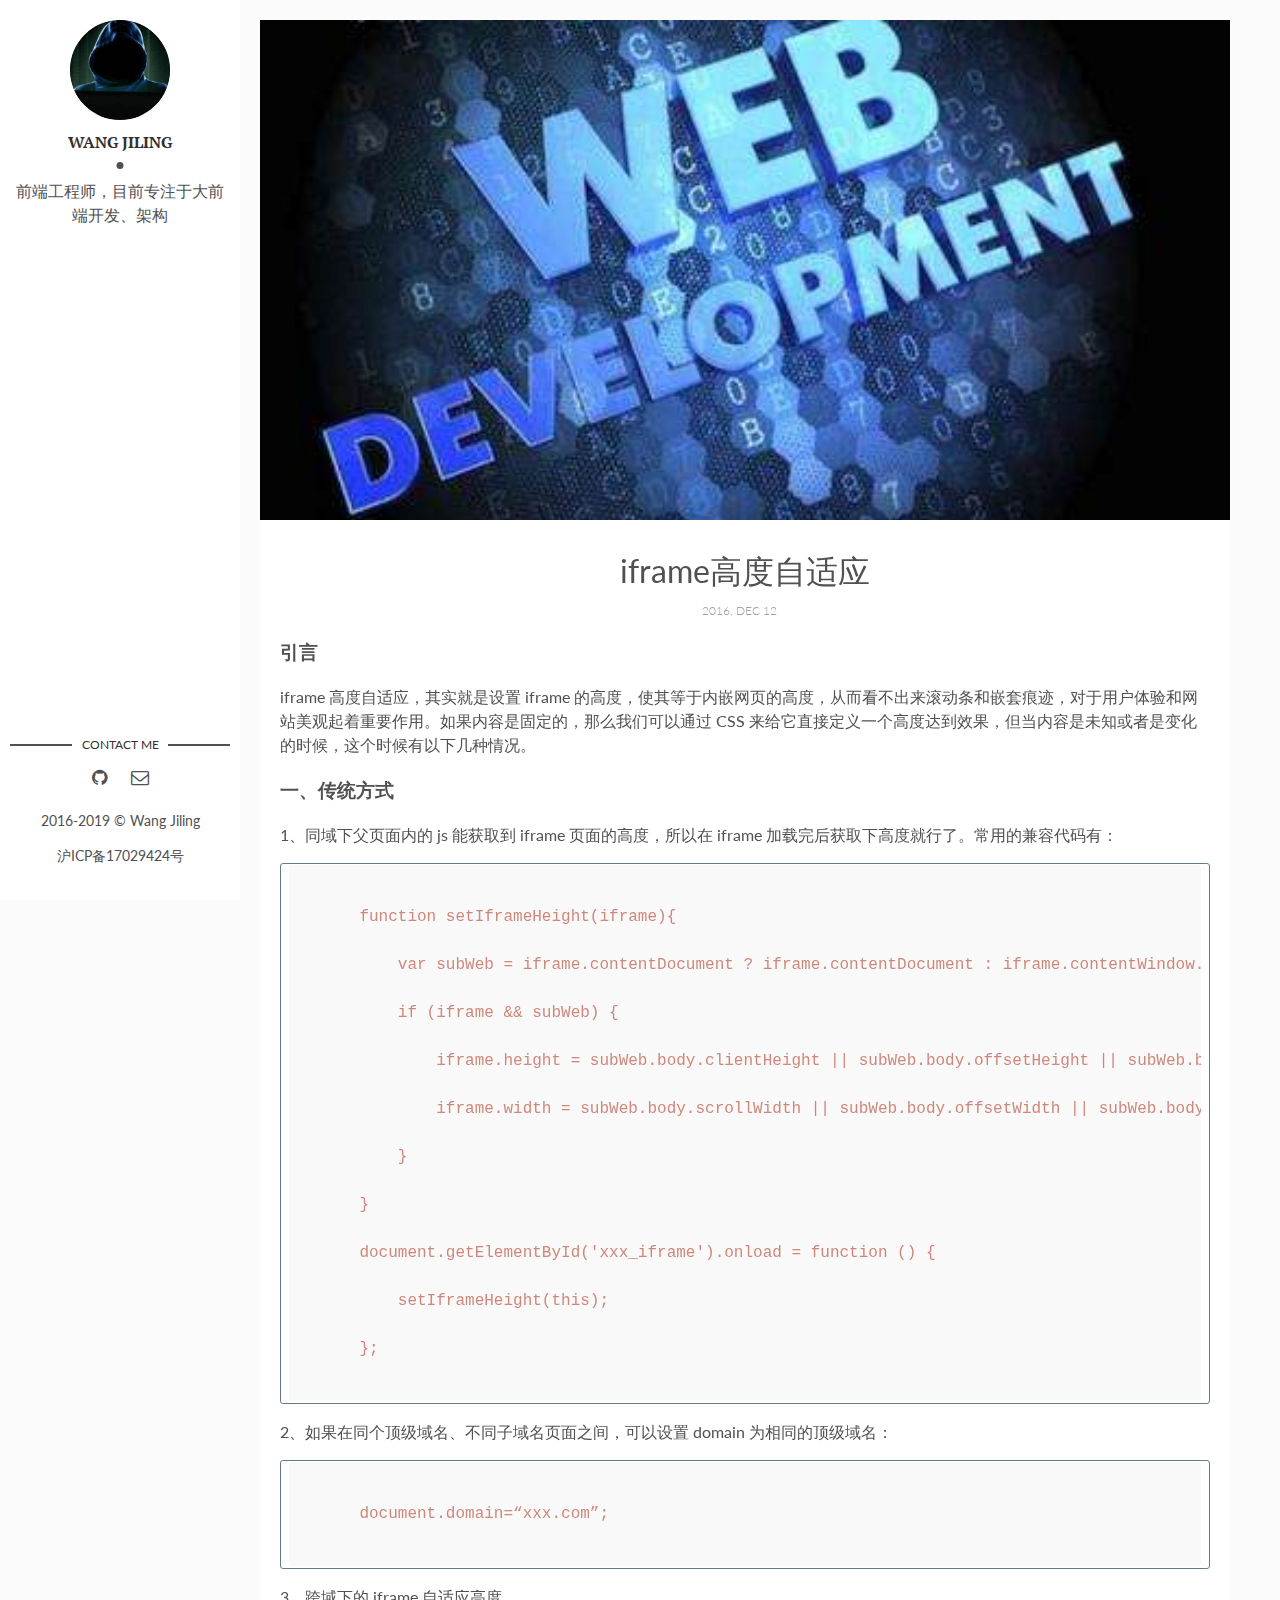
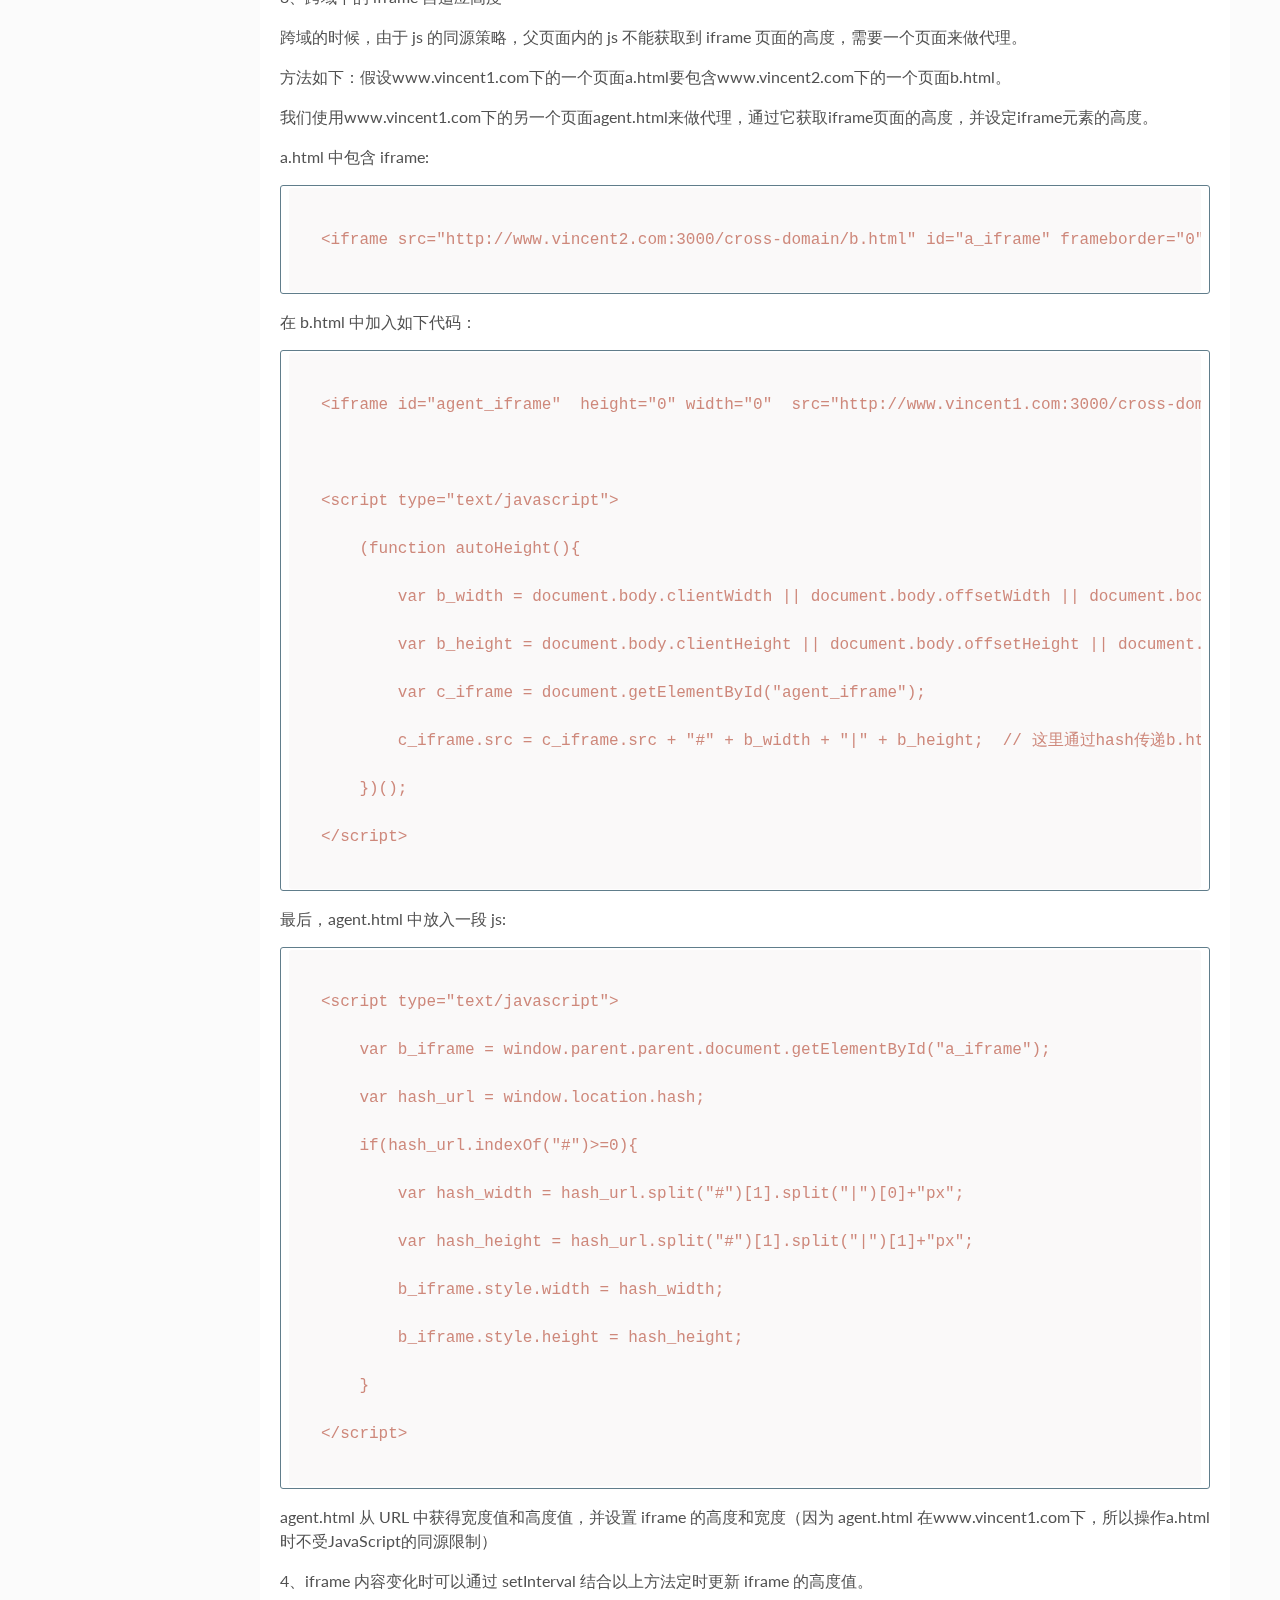
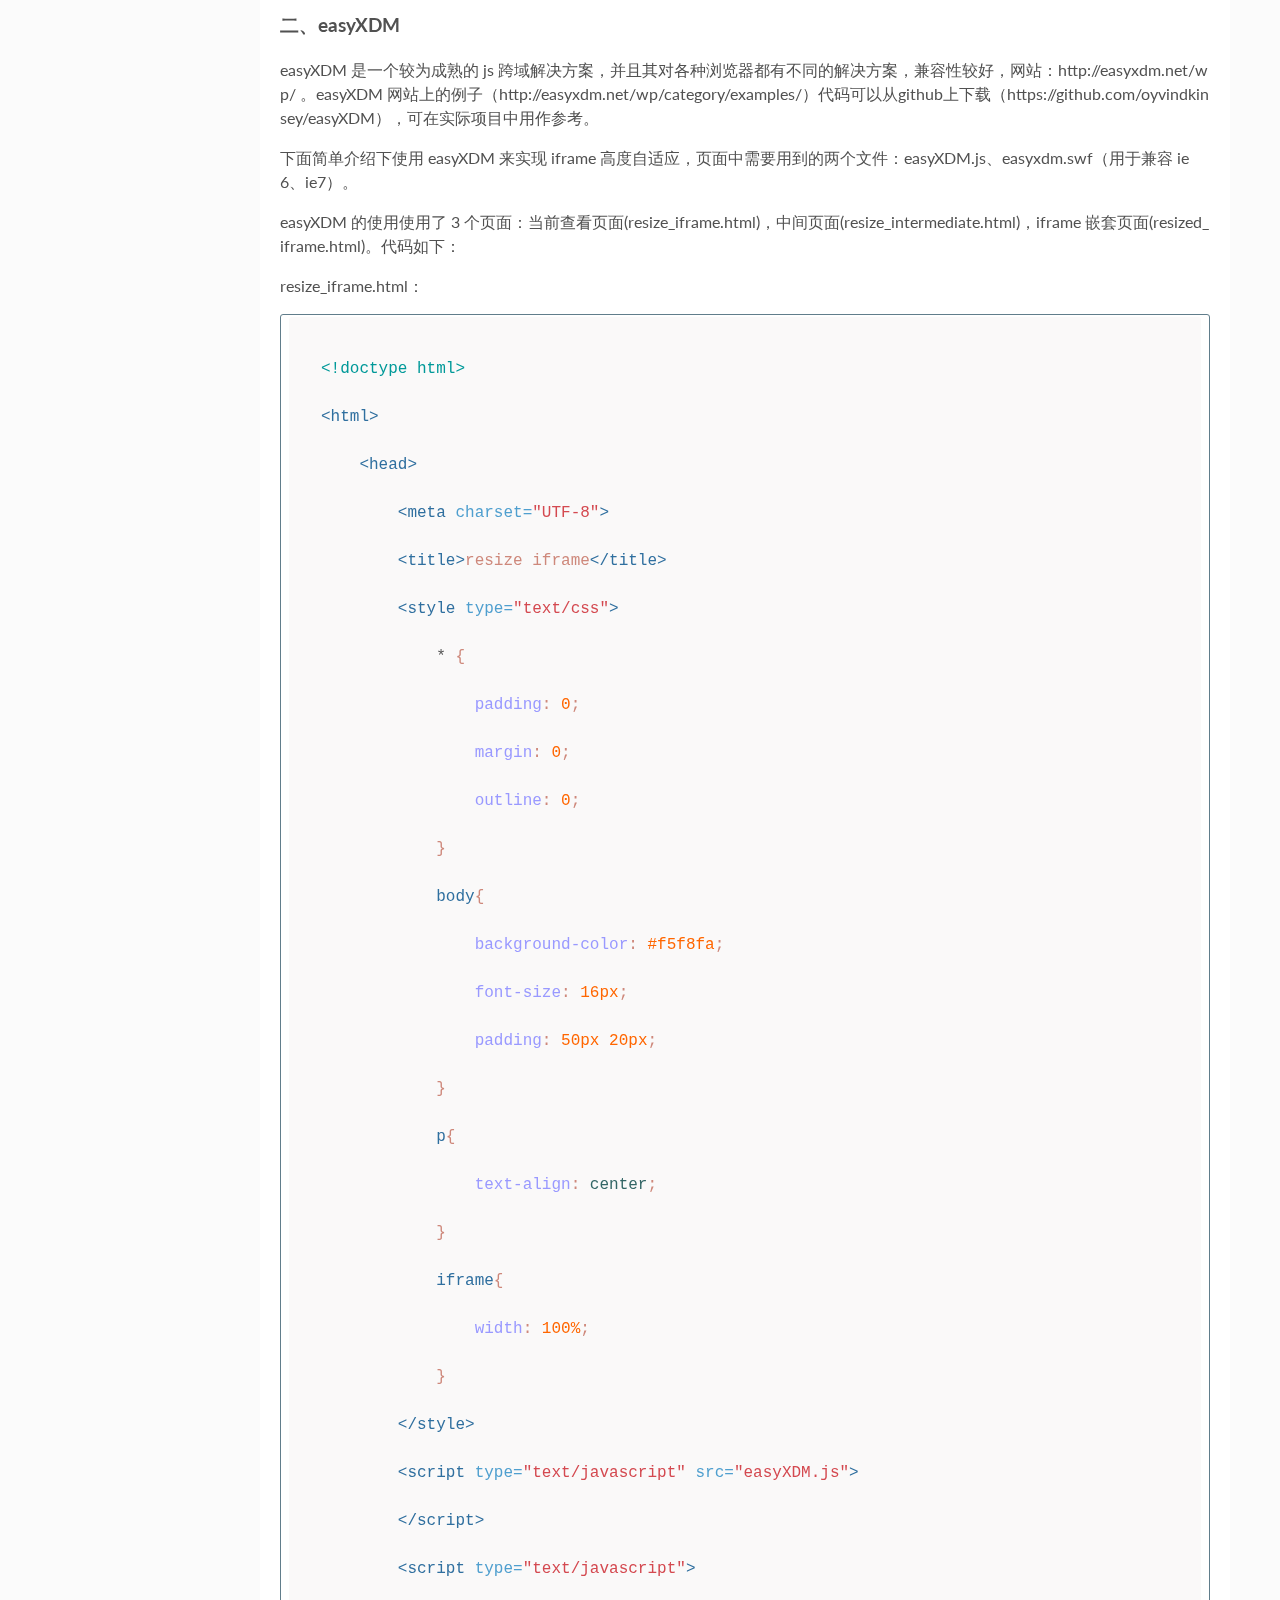
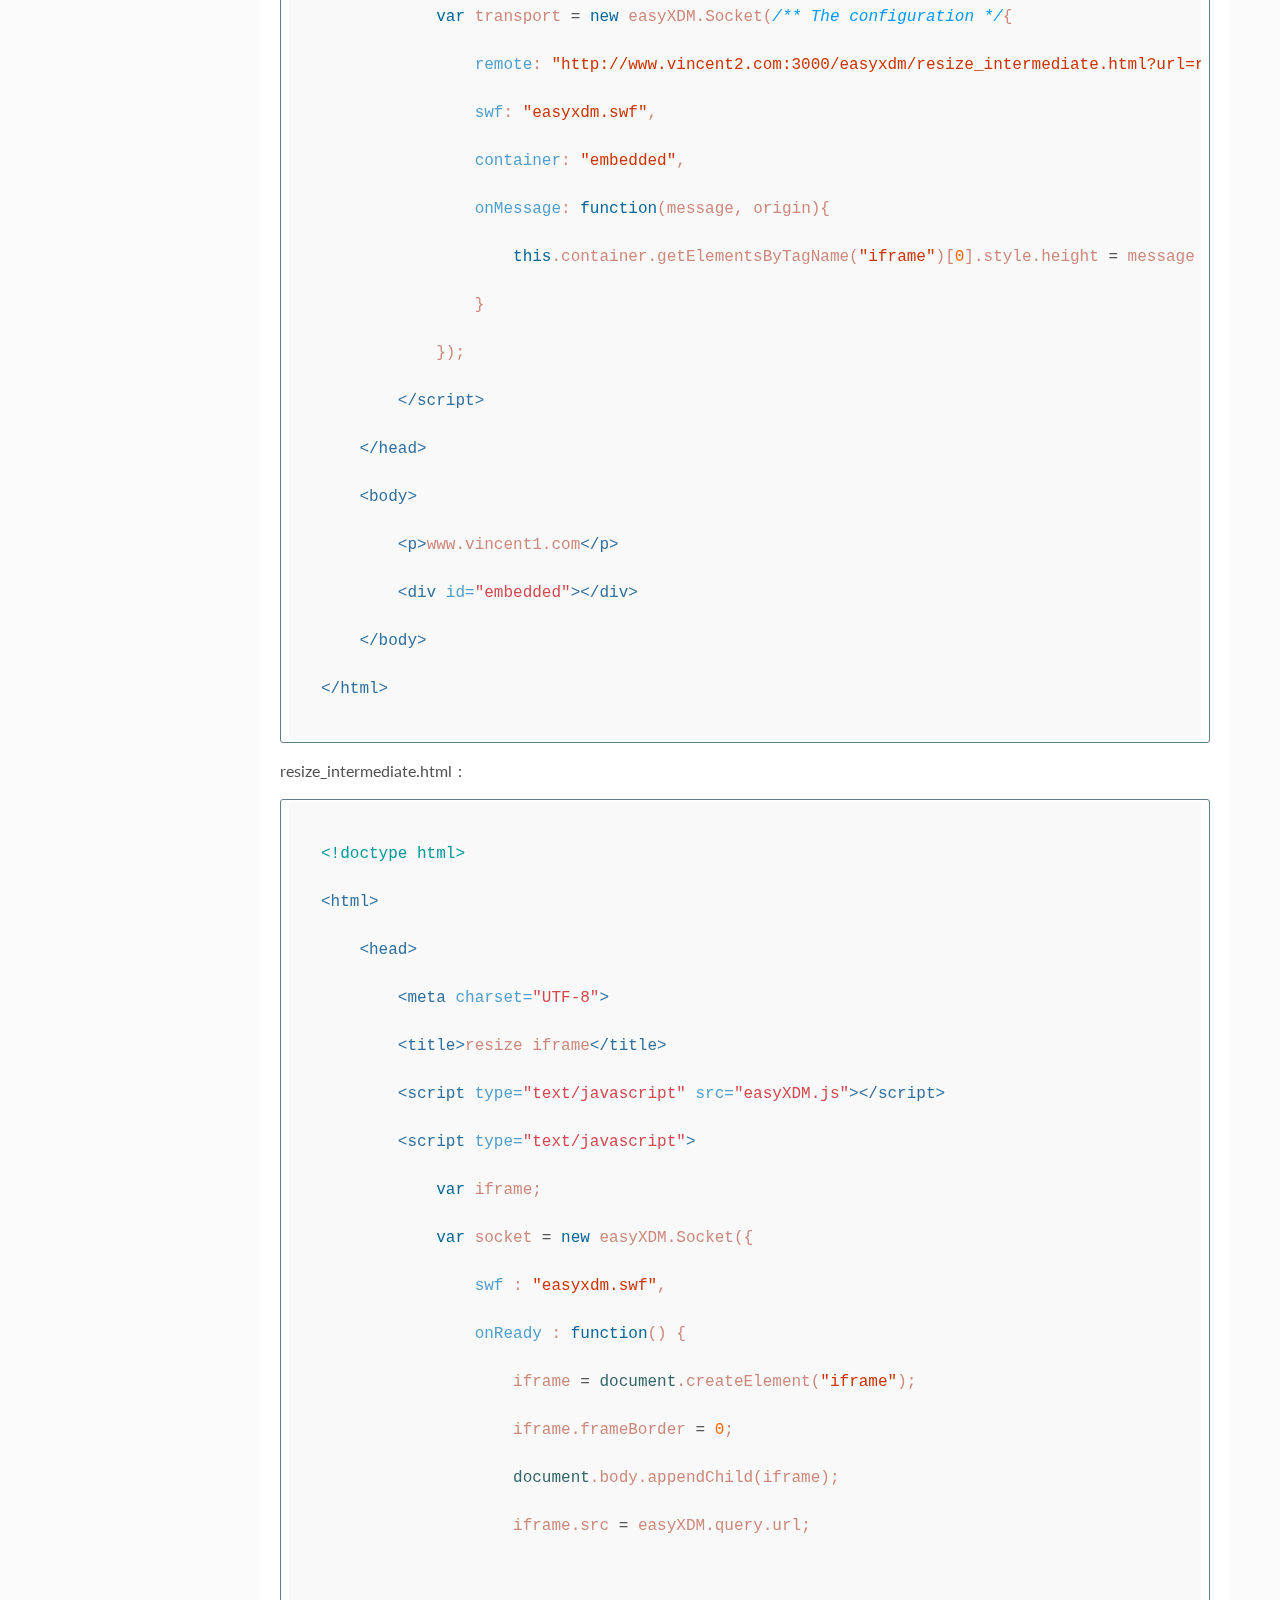
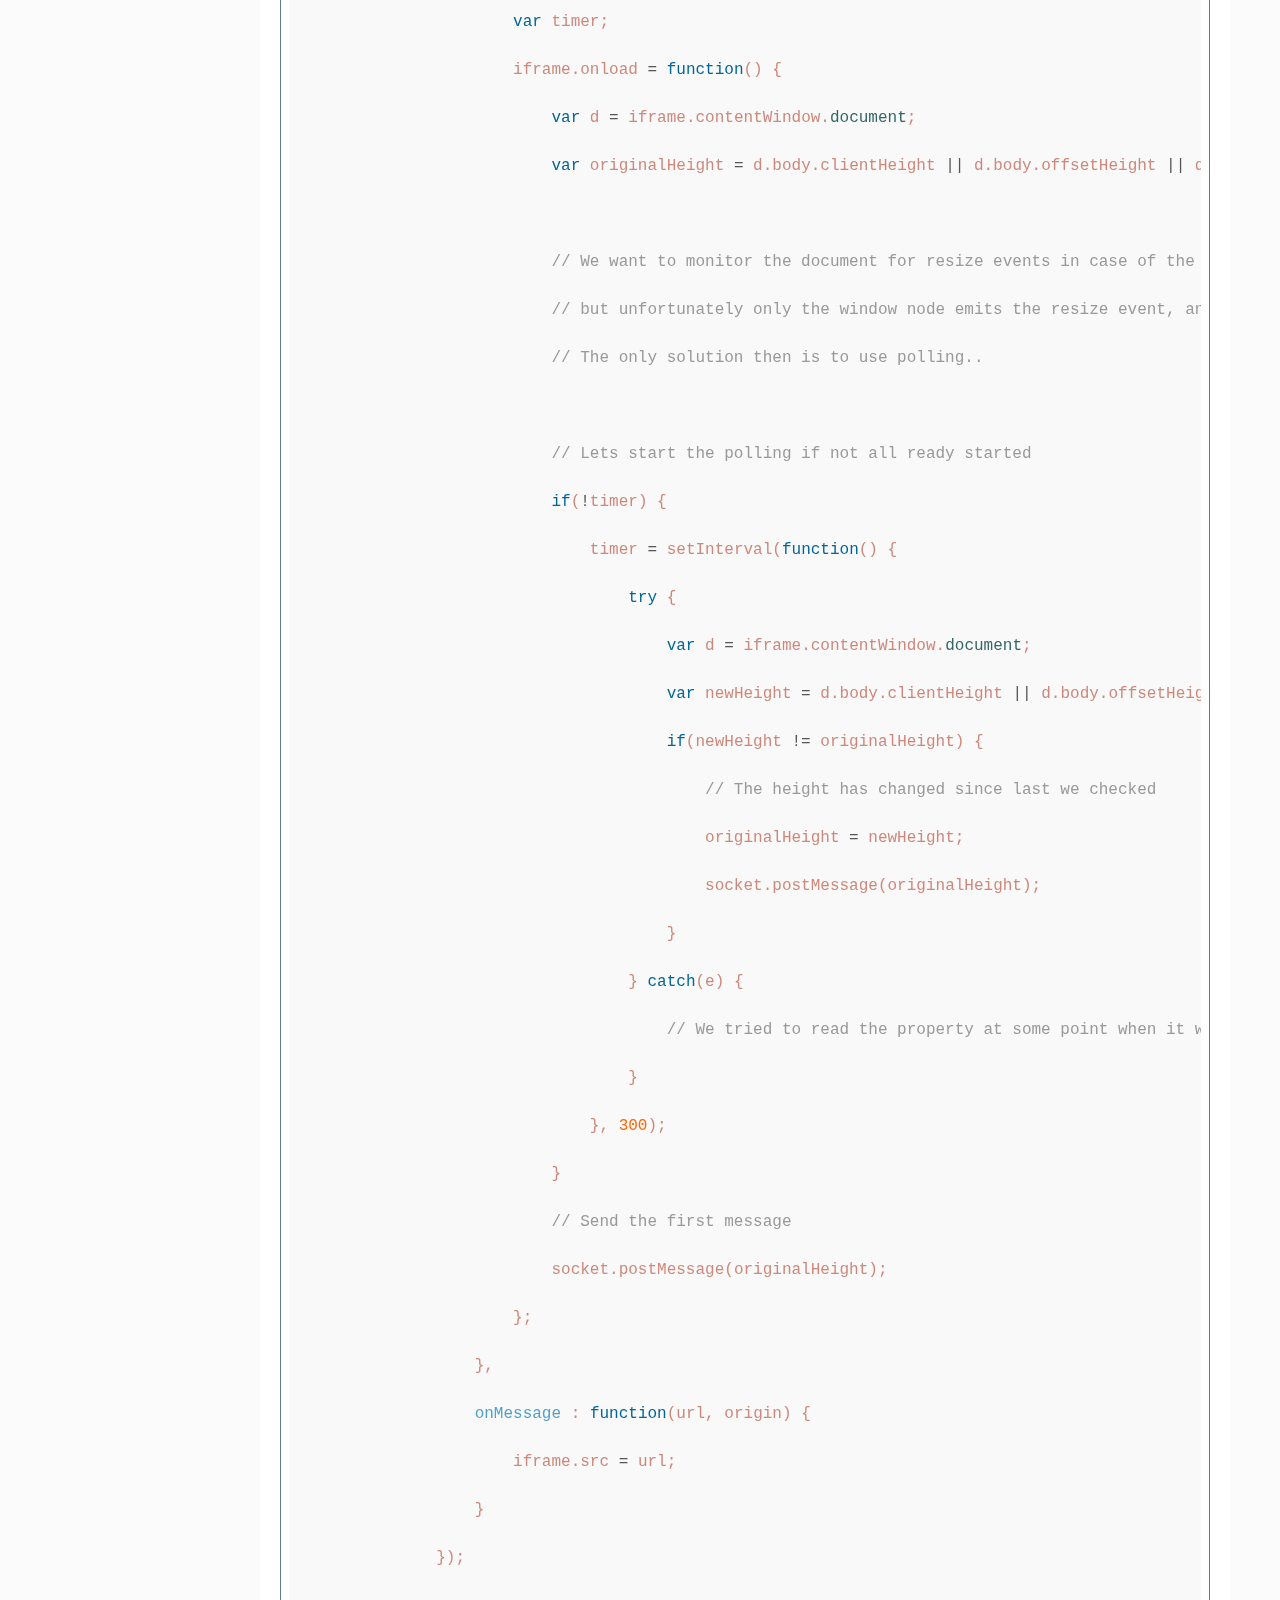
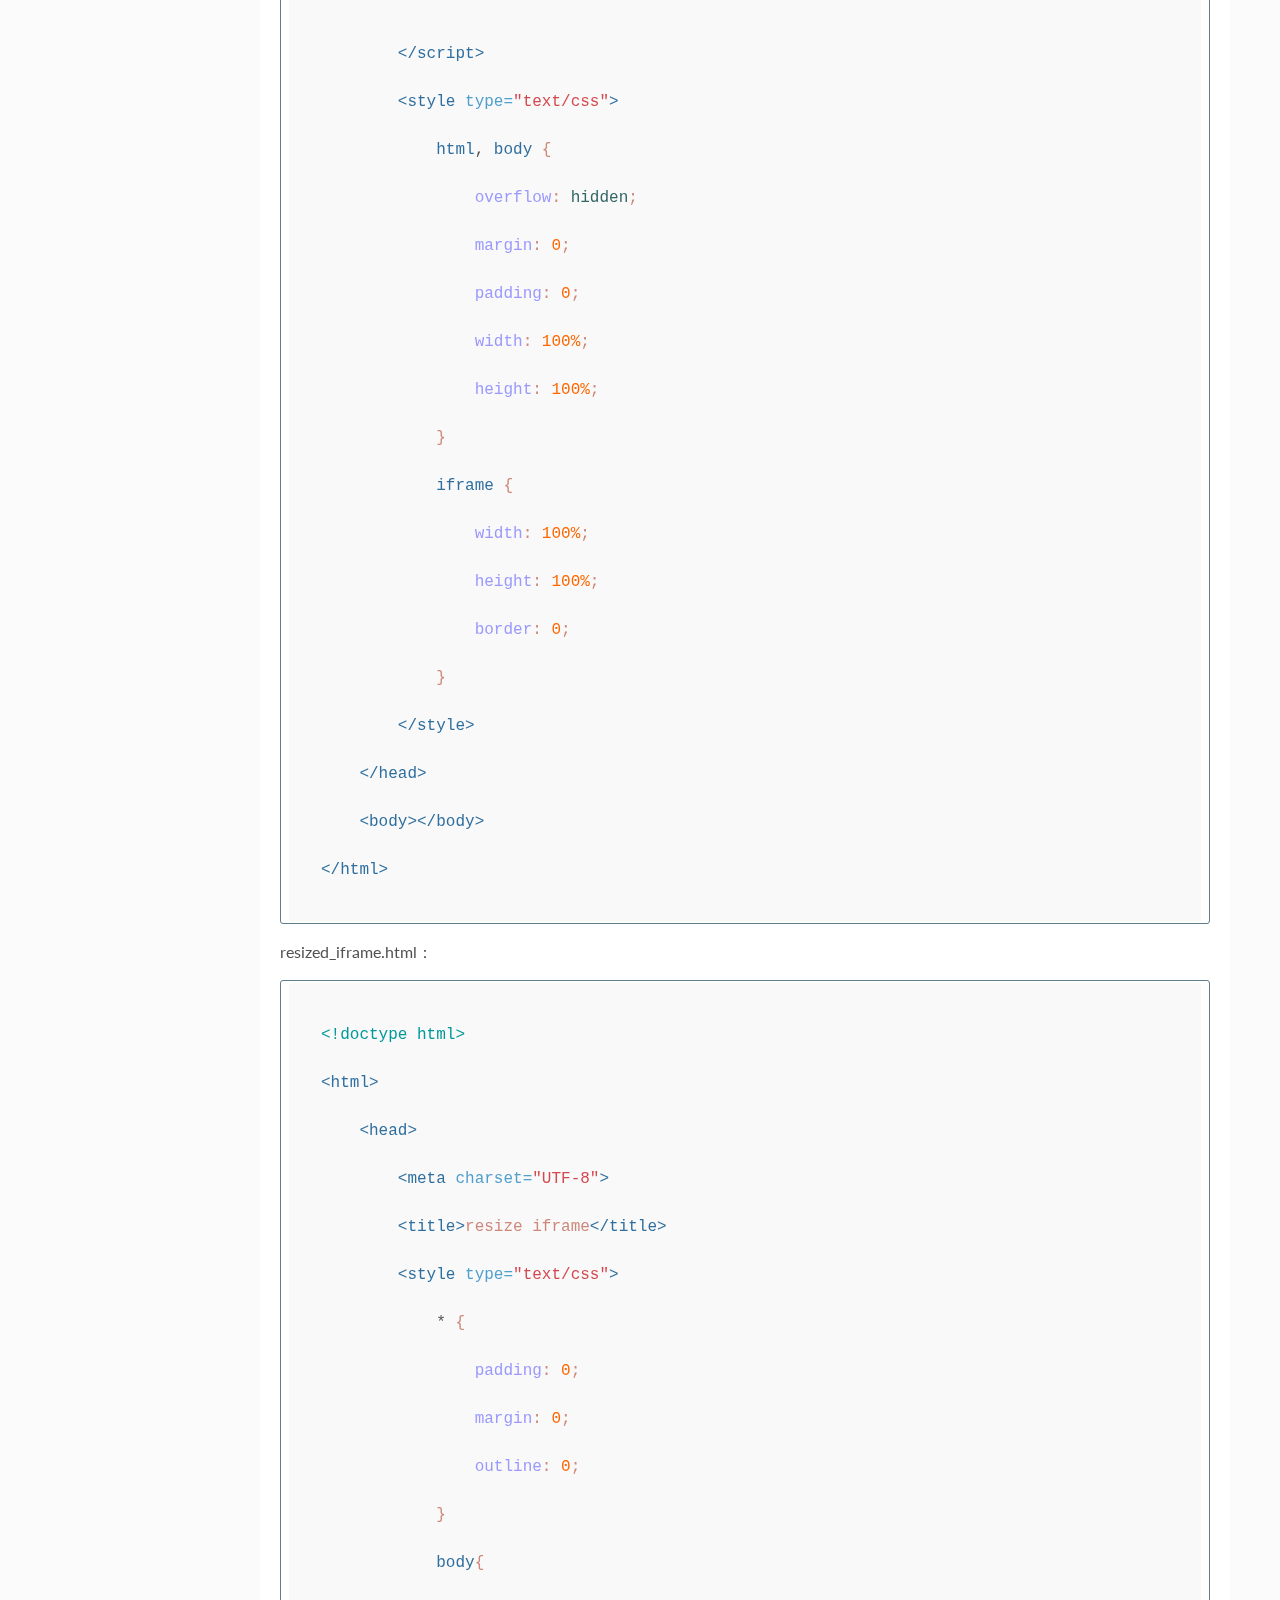
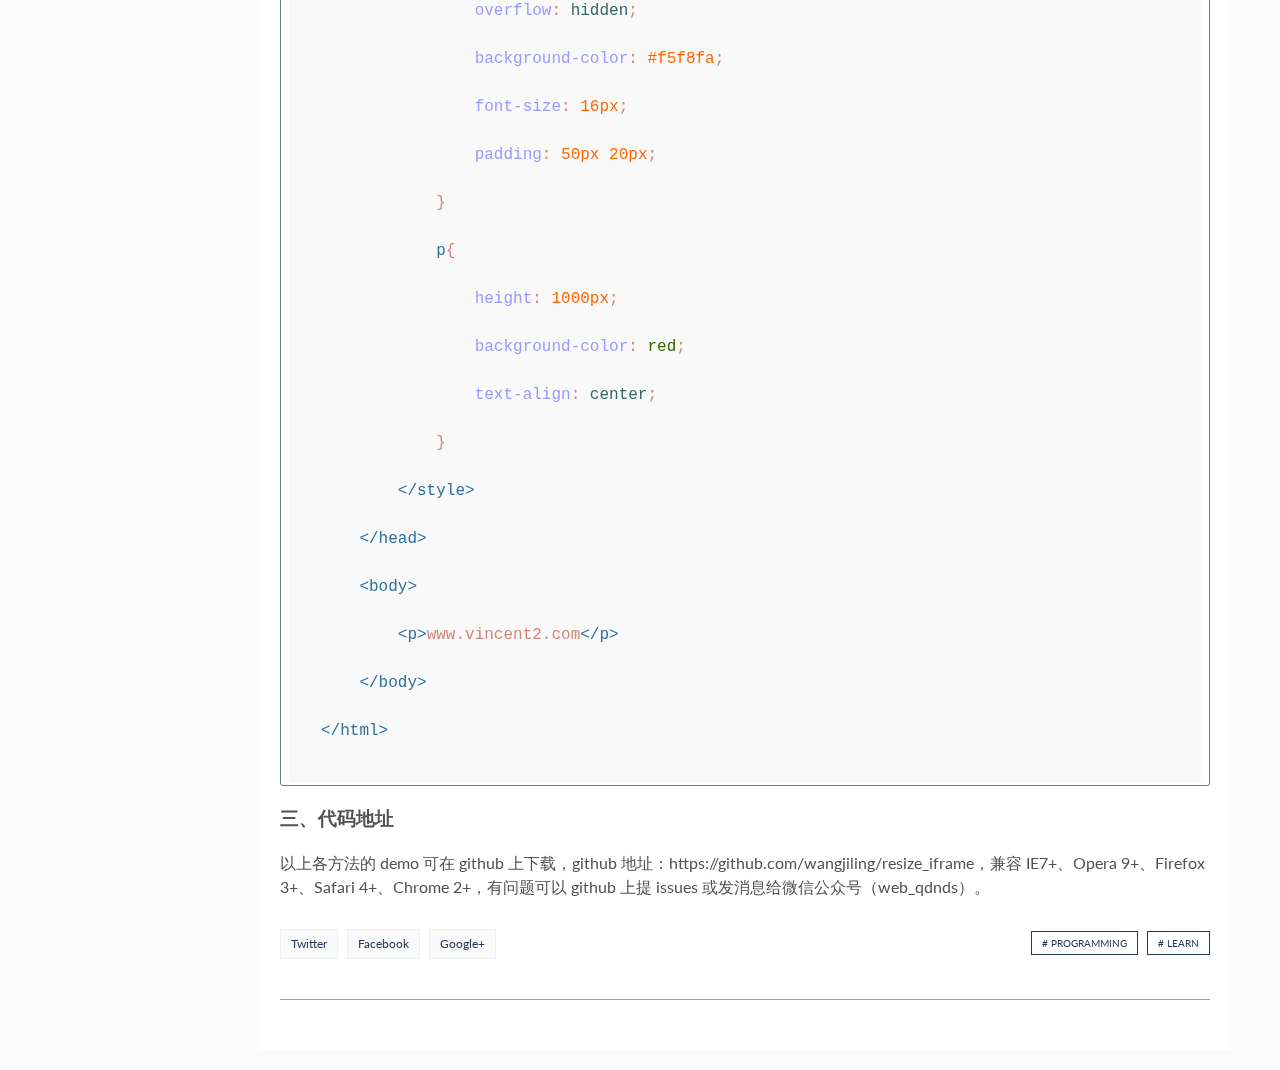
<file: 2016/12/12/js-iframe-height-adaptive/index.html>
<!DOCTYPE html>
<html lang="en">
<head>
	<meta charset="utf-8">
	<title>iframe高度自适应</title>

  <!-- Edit site and author settings in `_config.yml` to make the social details your own -->

    <meta content="WEB前端学习分享" property="og:site_name">
  
    <meta content="iframe高度自适应" property="og:title">
  
  
    <meta content="article" property="og:type">
  
  
    <meta content="iframe高度自适应" property="og:description">
  
  
    <meta content="/2016/12/12/js-iframe-height-adaptive/" property="og:url">
  
  
    <meta content="2016-12-12T00:00:00+08:00" property="article:published_time">
    <meta content="/about/" property="article:author">
  
  
    <meta content="/assets/img/web-dev.jpeg" property="og:image">
  
  
    
  
  
    
    <meta content="Programming" property="article:tag">
    
    <meta content="Learn" property="article:tag">
    
  

  
    <meta name="twitter:card" content="iframe高度自适应">
  
    <meta name="twitter:site" content="@">
    <meta name="twitter:creator" content="@">
  
    <meta name="twitter:title" content="iframe高度自适应">
  
  
    <meta name="twitter:url" content="/2016/12/12/js-iframe-height-adaptive/">
  
  
    <meta name="twitter:description" content="iframe高度自适应">
  
  
    <meta name="twitter:image:src" content="/assets/img/web-dev.jpeg">
  

	<meta name="description" content="iframe高度自适应">
	<meta http-equiv="X-UA-Compatible" content="IE=edge">
	<meta name="viewport" content="width=device-width, initial-scale=1, maximum-scale=1">
	<meta property="og:image" content="">
	<link rel="shortcut icon" href="/assets/img/favicon/favicon.ico" type="image/x-icon">
	<!-- Chrome, Firefox OS and Opera -->
	<meta name="theme-color" content="#263959">
	<!-- Windows Phone -->
	<meta name="msapplication-navbutton-color" content="#263959">
	<!-- iOS Safari -->
	<meta name="apple-mobile-web-app-status-bar-style" content="#263959">
	<!-- Google Fonts -->
	<link href="https://fonts.googleapis.com/css?family=PT+Serif:400,700" rel="stylesheet">
	<link href="https://fonts.googleapis.com/css?family=Lato:300,400,700" rel="stylesheet">
	<!-- Font Awesome -->
	<link rel="stylesheet" href="/assets/fonts/font-awesome/css/font-awesome.min.css">
	<!-- Styles -->
	<link rel="stylesheet" href="/assets/css/main.css">
</head>

<body>

  <div class="wrapper">
    <aside class="sidebar">
  <header>
    <div class="about">
      <div class="cover-author-image">
        <a href="/"
          ><img
            src="/assets/img/wang.png"
            alt="Wang Jiling"
        /></a>
      </div>
      <div class="author-name">Wang Jiling</div>
      <p>前端工程师，目前专注于大前端开发、架构</p>
    </div>
  </header>
  <!-- End Header -->
  <footer>
    <section class="contact">
      <h3 class="contact-title">Contact me</h3>
      <ul>
        <!-- 
          <li><a href="https://twitter.com/wangjiling" target="_blank"><i class="fa fa-twitter" aria-hidden="true"></i></a></li>
        
        
          <li><a href="https://facebook.com/" target="_blank"><i class="fa fa-facebook" aria-hidden="true"></i></a></li>
         -->
        
        <li class="github">
          <a href="https://github.com/wangjiling" target="_blank"
            ><i class="fa fa-github"></i
          ></a>
        </li>
        
        <!-- 
          <li class="linkedin"><a href="https://in.linkedin.com/" target="_blank"><i class="fa fa-linkedin" aria-hidden="true"></i></a></li>
         -->
        
        <li class="email">
          <a href="mailto:vincentwangjiling@gmail.com"
            ><i class="fa fa-envelope-o" aria-hidden="true"></i
          ></a>
        </li>
        
      </ul>
    </section>
    <!-- End Section Contact -->
    <div class="copyright">
      <p>2016-2019 &copy; Wang Jiling</p>
      <p>
        <a target="_blank" href="http://www.miitbeian.gov.cn"
          >沪ICP备17029424号</a
        >
      </p>
    </div>
  </footer>
  <!-- End Footer -->
</aside>
<!-- End Sidebar -->
<div class="content-box clearfix"><article class="article-page">
  <div class="page-content">
    
    <div class="page-cover-image">
      <img class="page-image" src=/assets/img/web-dev.jpeg alt="iframe高度自适应">
    </div> <!-- End Page Cover Image -->
    
    <div class="wrap-content">
      <header class="header-page">
        <h1 class="page-title">iframe高度自适应</h1>
        <div class="page-date"><span>2016, Dec 12&nbsp;&nbsp;&nbsp;&nbsp;</span></div>
      </header>
      <h3 id="引言">引言</h3>

<p>iframe 高度自适应，其实就是设置 iframe 的高度，使其等于内嵌网页的高度，从而看不出来滚动条和嵌套痕迹，对于用户体验和网站美观起着重要作用。如果内容是固定的，那么我们可以通过 CSS 来给它直接定义一个高度达到效果，但当内容是未知或者是变化的时候，这个时候有以下几种情况。</p>

<h3 id="一传统方式">一、传统方式</h3>

<p>1、同域下父页面内的 js 能获取到 iframe 页面的高度，所以在 iframe 加载完后获取下高度就行了。常用的兼容代码有：</p>

<div class="highlighter-rouge"><pre class="highlight"><code>
    function setIframeHeight(iframe){

        var subWeb = iframe.contentDocument ? iframe.contentDocument : iframe.contentWindow.document;

        if (iframe &amp;&amp; subWeb) {

            iframe.height = subWeb.body.clientHeight || subWeb.body.offsetHeight || subWeb.body.scrollHeight;

            iframe.width = subWeb.body.scrollWidth || subWeb.body.offsetWidth || subWeb.body.scrollWidth;

        }

    }

    document.getElementById('xxx_iframe').onload = function () {

        setIframeHeight(this);

    };

</code></pre>
</div>

<p>2、如果在同个顶级域名、不同子域名页面之间，可以设置 domain 为相同的顶级域名：</p>

<div class="highlighter-rouge"><pre class="highlight"><code>
    document.domain=“xxx.com”;

</code></pre>
</div>

<p>3、跨域下的 iframe 自适应高度</p>

<p>跨域的时候，由于 js 的同源策略，父页面内的 js 不能获取到 iframe 页面的高度，需要一个页面来做代理。</p>

<p>方法如下：假设www.vincent1.com下的一个页面a.html要包含www.vincent2.com下的一个页面b.html。</p>

<p>我们使用www.vincent1.com下的另一个页面agent.html来做代理，通过它获取iframe页面的高度，并设定iframe元素的高度。</p>

<p>a.html 中包含 iframe:</p>

<div class="highlighter-rouge"><pre class="highlight"><code>
&lt;iframe src="http://www.vincent2.com:3000/cross-domain/b.html" id="a_iframe" frameborder="0"&gt;&lt;/iframe&gt;

</code></pre>
</div>

<p>在 b.html 中加入如下代码：</p>

<div class="highlighter-rouge"><pre class="highlight"><code>
&lt;iframe id="agent_iframe"  height="0" width="0"  src="http://www.vincent1.com:3000/cross-domain/agent.html" style="display:none" &gt;&lt;/iframe&gt;



&lt;script type="text/javascript"&gt;

    (function autoHeight(){

        var b_width = document.body.clientWidth || document.body.offsetWidth || document.body.scrollWidth;

        var b_height = document.body.clientHeight || document.body.offsetHeight || document.body.scrollHeight;

        var c_iframe = document.getElementById("agent_iframe");

        c_iframe.src = c_iframe.src + "#" + b_width + "|" + b_height;  // 这里通过hash传递b.html的宽高

    })();

&lt;/script&gt;

</code></pre>
</div>

<p>最后，agent.html 中放入一段 js:</p>

<div class="highlighter-rouge"><pre class="highlight"><code>
&lt;script type="text/javascript"&gt;

    var b_iframe = window.parent.parent.document.getElementById("a_iframe");

    var hash_url = window.location.hash;

    if(hash_url.indexOf("#")&gt;=0){

        var hash_width = hash_url.split("#")[1].split("|")[0]+"px";

        var hash_height = hash_url.split("#")[1].split("|")[1]+"px";

        b_iframe.style.width = hash_width;

        b_iframe.style.height = hash_height;

    }

&lt;/script&gt;

</code></pre>
</div>

<p>agent.html 从 URL 中获得宽度值和高度值，并设置 iframe 的高度和宽度（因为 agent.html 在www.vincent1.com下，所以操作a.html时不受JavaScript的同源限制）</p>

<p>4、iframe 内容变化时可以通过 setInterval 结合以上方法定时更新 iframe 的高度值。</p>

<h3 id="二easyxdm">二、easyXDM</h3>

<p>easyXDM 是一个较为成熟的 js 跨域解决方案，并且其对各种浏览器都有不同的解决方案，兼容性较好，网站：http://easyxdm.net/wp/ 。easyXDM 网站上的例子（http://easyxdm.net/wp/category/examples/）代码可以从github上下载（https://github.com/oyvindkinsey/easyXDM），可在实际项目中用作参考。</p>

<p>下面简单介绍下使用 easyXDM 来实现 iframe 高度自适应，页面中需要用到的两个文件：easyXDM.js、easyxdm.swf（用于兼容 ie6、ie7）。</p>

<p>easyXDM 的使用使用了 3 个页面：当前查看页面(resize_iframe.html)，中间页面(resize_intermediate.html)，iframe 嵌套页面(resized_iframe.html)。代码如下：</p>

<p>resize_iframe.html：</p>

<div class="highlighter-rouge"><pre class="highlight"><code>
<span class="cp">&lt;!doctype html&gt;</span>

<span class="nt">&lt;html&gt;</span>

    <span class="nt">&lt;head&gt;</span>

        <span class="nt">&lt;meta</span> <span class="na">charset=</span><span class="s">"UTF-8"</span><span class="nt">&gt;</span>

        <span class="nt">&lt;title&gt;</span>resize iframe<span class="nt">&lt;/title&gt;</span>

        <span class="nt">&lt;style </span><span class="na">type=</span><span class="s">"text/css"</span><span class="nt">&gt;</span>

            <span class="o">*</span> <span class="p">{</span>

                <span class="nl">padding</span><span class="p">:</span> <span class="m">0</span><span class="p">;</span>

                <span class="nl">margin</span><span class="p">:</span> <span class="m">0</span><span class="p">;</span>

                <span class="nl">outline</span><span class="p">:</span> <span class="m">0</span><span class="p">;</span>

            <span class="p">}</span>

            <span class="nt">body</span><span class="p">{</span>

                <span class="nl">background-color</span><span class="p">:</span> <span class="m">#f5f8fa</span><span class="p">;</span>

                <span class="nl">font-size</span><span class="p">:</span> <span class="m">16px</span><span class="p">;</span>

                <span class="nl">padding</span><span class="p">:</span> <span class="m">50px</span> <span class="m">20px</span><span class="p">;</span>

            <span class="p">}</span>

            <span class="nt">p</span><span class="p">{</span>

                <span class="nl">text-align</span><span class="p">:</span> <span class="nb">center</span><span class="p">;</span>

            <span class="p">}</span>

            <span class="nt">iframe</span><span class="p">{</span>

                <span class="nl">width</span><span class="p">:</span> <span class="m">100%</span><span class="p">;</span>

            <span class="p">}</span>

        <span class="nt">&lt;/style&gt;</span>

        <span class="nt">&lt;script </span><span class="na">type=</span><span class="s">"text/javascript"</span> <span class="na">src=</span><span class="s">"easyXDM.js"</span><span class="nt">&gt;</span>

        <span class="nt">&lt;/script&gt;</span>

        <span class="nt">&lt;script </span><span class="na">type=</span><span class="s">"text/javascript"</span><span class="nt">&gt;</span>

            <span class="kd">var</span> <span class="nx">transport</span> <span class="o">=</span> <span class="k">new</span> <span class="nx">easyXDM</span><span class="p">.</span><span class="nx">Socket</span><span class="p">(</span><span class="cm">/** The configuration */</span><span class="p">{</span>

                <span class="na">remote</span><span class="p">:</span> <span class="s2">"http://www.vincent2.com:3000/easyxdm/resize_intermediate.html?url=resized_iframe.html"</span><span class="p">,</span>

                <span class="na">swf</span><span class="p">:</span> <span class="s2">"easyxdm.swf"</span><span class="p">,</span>

                <span class="na">container</span><span class="p">:</span> <span class="s2">"embedded"</span><span class="p">,</span>

                <span class="na">onMessage</span><span class="p">:</span> <span class="kd">function</span><span class="p">(</span><span class="nx">message</span><span class="p">,</span> <span class="nx">origin</span><span class="p">){</span>

                    <span class="k">this</span><span class="p">.</span><span class="nx">container</span><span class="p">.</span><span class="nx">getElementsByTagName</span><span class="p">(</span><span class="s2">"iframe"</span><span class="p">)[</span><span class="mi">0</span><span class="p">].</span><span class="nx">style</span><span class="p">.</span><span class="nx">height</span> <span class="o">=</span> <span class="nx">message</span> <span class="o">+</span> <span class="s2">"px"</span><span class="p">;</span>

                <span class="p">}</span>

            <span class="p">});</span>

        <span class="nt">&lt;/script&gt;</span>

    <span class="nt">&lt;/head&gt;</span>

    <span class="nt">&lt;body&gt;</span>

        <span class="nt">&lt;p&gt;</span>www.vincent1.com<span class="nt">&lt;/p&gt;</span>

        <span class="nt">&lt;div</span> <span class="na">id=</span><span class="s">"embedded"</span><span class="nt">&gt;&lt;/div&gt;</span>

    <span class="nt">&lt;/body&gt;</span>

<span class="nt">&lt;/html&gt;</span>

</code></pre>
</div>

<p>resize_intermediate.html：</p>

<div class="highlighter-rouge"><pre class="highlight"><code>
<span class="cp">&lt;!doctype html&gt;</span>

<span class="nt">&lt;html&gt;</span>

    <span class="nt">&lt;head&gt;</span>

        <span class="nt">&lt;meta</span> <span class="na">charset=</span><span class="s">"UTF-8"</span><span class="nt">&gt;</span>

        <span class="nt">&lt;title&gt;</span>resize iframe<span class="nt">&lt;/title&gt;</span>

        <span class="nt">&lt;script </span><span class="na">type=</span><span class="s">"text/javascript"</span> <span class="na">src=</span><span class="s">"easyXDM.js"</span><span class="nt">&gt;&lt;/script&gt;</span>

        <span class="nt">&lt;script </span><span class="na">type=</span><span class="s">"text/javascript"</span><span class="nt">&gt;</span>

            <span class="kd">var</span> <span class="nx">iframe</span><span class="p">;</span>

            <span class="kd">var</span> <span class="nx">socket</span> <span class="o">=</span> <span class="k">new</span> <span class="nx">easyXDM</span><span class="p">.</span><span class="nx">Socket</span><span class="p">({</span>

                <span class="na">swf</span> <span class="p">:</span> <span class="s2">"easyxdm.swf"</span><span class="p">,</span>

                <span class="na">onReady</span> <span class="p">:</span> <span class="kd">function</span><span class="p">()</span> <span class="p">{</span>

                    <span class="nx">iframe</span> <span class="o">=</span> <span class="nb">document</span><span class="p">.</span><span class="nx">createElement</span><span class="p">(</span><span class="s2">"iframe"</span><span class="p">);</span>

                    <span class="nx">iframe</span><span class="p">.</span><span class="nx">frameBorder</span> <span class="o">=</span> <span class="mi">0</span><span class="p">;</span>

                    <span class="nb">document</span><span class="p">.</span><span class="nx">body</span><span class="p">.</span><span class="nx">appendChild</span><span class="p">(</span><span class="nx">iframe</span><span class="p">);</span>

                    <span class="nx">iframe</span><span class="p">.</span><span class="nx">src</span> <span class="o">=</span> <span class="nx">easyXDM</span><span class="p">.</span><span class="nx">query</span><span class="p">.</span><span class="nx">url</span><span class="p">;</span>



                    <span class="kd">var</span> <span class="nx">timer</span><span class="p">;</span>

                    <span class="nx">iframe</span><span class="p">.</span><span class="nx">onload</span> <span class="o">=</span> <span class="kd">function</span><span class="p">()</span> <span class="p">{</span>

                        <span class="kd">var</span> <span class="nx">d</span> <span class="o">=</span> <span class="nx">iframe</span><span class="p">.</span><span class="nx">contentWindow</span><span class="p">.</span><span class="nb">document</span><span class="p">;</span>

                        <span class="kd">var</span> <span class="nx">originalHeight</span> <span class="o">=</span> <span class="nx">d</span><span class="p">.</span><span class="nx">body</span><span class="p">.</span><span class="nx">clientHeight</span> <span class="o">||</span> <span class="nx">d</span><span class="p">.</span><span class="nx">body</span><span class="p">.</span><span class="nx">offsetHeight</span> <span class="o">||</span> <span class="nx">d</span><span class="p">.</span><span class="nx">body</span><span class="p">.</span><span class="nx">scrollHeight</span><span class="p">;</span>



                        <span class="c1">// We want to monitor the document for resize events in case of the use of accordions and such,</span>

                        <span class="c1">// but unfortunately only the window node emits the resize event, and we need the body's.</span>

                        <span class="c1">// The only solution then is to use polling..</span>



                        <span class="c1">// Lets start the polling if not all ready started</span>

                        <span class="k">if</span><span class="p">(</span><span class="o">!</span><span class="nx">timer</span><span class="p">)</span> <span class="p">{</span>

                            <span class="nx">timer</span> <span class="o">=</span> <span class="nx">setInterval</span><span class="p">(</span><span class="kd">function</span><span class="p">()</span> <span class="p">{</span>

                                <span class="k">try</span> <span class="p">{</span>

                                    <span class="kd">var</span> <span class="nx">d</span> <span class="o">=</span> <span class="nx">iframe</span><span class="p">.</span><span class="nx">contentWindow</span><span class="p">.</span><span class="nb">document</span><span class="p">;</span>

                                    <span class="kd">var</span> <span class="nx">newHeight</span> <span class="o">=</span> <span class="nx">d</span><span class="p">.</span><span class="nx">body</span><span class="p">.</span><span class="nx">clientHeight</span> <span class="o">||</span> <span class="nx">d</span><span class="p">.</span><span class="nx">body</span><span class="p">.</span><span class="nx">offsetHeight</span> <span class="o">||</span> <span class="nx">d</span><span class="p">.</span><span class="nx">body</span><span class="p">.</span><span class="nx">scrollHeight</span><span class="p">;</span>

                                    <span class="k">if</span><span class="p">(</span><span class="nx">newHeight</span> <span class="o">!=</span> <span class="nx">originalHeight</span><span class="p">)</span> <span class="p">{</span>

                                        <span class="c1">// The height has changed since last we checked</span>

                                        <span class="nx">originalHeight</span> <span class="o">=</span> <span class="nx">newHeight</span><span class="p">;</span>

                                        <span class="nx">socket</span><span class="p">.</span><span class="nx">postMessage</span><span class="p">(</span><span class="nx">originalHeight</span><span class="p">);</span>

                                    <span class="p">}</span>

                                <span class="p">}</span> <span class="k">catch</span><span class="p">(</span><span class="nx">e</span><span class="p">)</span> <span class="p">{</span>

                                    <span class="c1">// We tried to read the property at some point when it wasn't available</span>

                                <span class="p">}</span>

                            <span class="p">},</span> <span class="mi">300</span><span class="p">);</span>

                        <span class="p">}</span>

                        <span class="c1">// Send the first message</span>

                        <span class="nx">socket</span><span class="p">.</span><span class="nx">postMessage</span><span class="p">(</span><span class="nx">originalHeight</span><span class="p">);</span>

                    <span class="p">};</span>

                <span class="p">},</span>

                <span class="na">onMessage</span> <span class="p">:</span> <span class="kd">function</span><span class="p">(</span><span class="nx">url</span><span class="p">,</span> <span class="nx">origin</span><span class="p">)</span> <span class="p">{</span>

                    <span class="nx">iframe</span><span class="p">.</span><span class="nx">src</span> <span class="o">=</span> <span class="nx">url</span><span class="p">;</span>

                <span class="p">}</span>

            <span class="p">});</span>



        <span class="nt">&lt;/script&gt;</span>

        <span class="nt">&lt;style </span><span class="na">type=</span><span class="s">"text/css"</span><span class="nt">&gt;</span>

            <span class="nt">html</span><span class="o">,</span> <span class="nt">body</span> <span class="p">{</span>

                <span class="nl">overflow</span><span class="p">:</span> <span class="nb">hidden</span><span class="p">;</span>

                <span class="nl">margin</span><span class="p">:</span> <span class="m">0</span><span class="p">;</span>

                <span class="nl">padding</span><span class="p">:</span> <span class="m">0</span><span class="p">;</span>

                <span class="nl">width</span><span class="p">:</span> <span class="m">100%</span><span class="p">;</span>

                <span class="nl">height</span><span class="p">:</span> <span class="m">100%</span><span class="p">;</span>

            <span class="p">}</span>

            <span class="nt">iframe</span> <span class="p">{</span>

                <span class="nl">width</span><span class="p">:</span> <span class="m">100%</span><span class="p">;</span>

                <span class="nl">height</span><span class="p">:</span> <span class="m">100%</span><span class="p">;</span>

                <span class="nl">border</span><span class="p">:</span> <span class="m">0</span><span class="p">;</span>

            <span class="p">}</span>

        <span class="nt">&lt;/style&gt;</span>

    <span class="nt">&lt;/head&gt;</span>

    <span class="nt">&lt;body&gt;&lt;/body&gt;</span>

<span class="nt">&lt;/html&gt;</span>

</code></pre>
</div>

<p>resized_iframe.html：</p>

<div class="highlighter-rouge"><pre class="highlight"><code>
<span class="cp">&lt;!doctype html&gt;</span>

<span class="nt">&lt;html&gt;</span>

    <span class="nt">&lt;head&gt;</span>

        <span class="nt">&lt;meta</span> <span class="na">charset=</span><span class="s">"UTF-8"</span><span class="nt">&gt;</span>

        <span class="nt">&lt;title&gt;</span>resize iframe<span class="nt">&lt;/title&gt;</span>

        <span class="nt">&lt;style </span><span class="na">type=</span><span class="s">"text/css"</span><span class="nt">&gt;</span>

            <span class="o">*</span> <span class="p">{</span>

                <span class="nl">padding</span><span class="p">:</span> <span class="m">0</span><span class="p">;</span>

                <span class="nl">margin</span><span class="p">:</span> <span class="m">0</span><span class="p">;</span>

                <span class="nl">outline</span><span class="p">:</span> <span class="m">0</span><span class="p">;</span>

            <span class="p">}</span>

            <span class="nt">body</span><span class="p">{</span>

                <span class="nl">overflow</span><span class="p">:</span> <span class="nb">hidden</span><span class="p">;</span>

                <span class="nl">background-color</span><span class="p">:</span> <span class="m">#f5f8fa</span><span class="p">;</span>

                <span class="nl">font-size</span><span class="p">:</span> <span class="m">16px</span><span class="p">;</span>

                <span class="nl">padding</span><span class="p">:</span> <span class="m">50px</span> <span class="m">20px</span><span class="p">;</span>

            <span class="p">}</span>

            <span class="nt">p</span><span class="p">{</span>

                <span class="nl">height</span><span class="p">:</span> <span class="m">1000px</span><span class="p">;</span>

                <span class="nl">background-color</span><span class="p">:</span> <span class="no">red</span><span class="p">;</span>

                <span class="nl">text-align</span><span class="p">:</span> <span class="nb">center</span><span class="p">;</span>

            <span class="p">}</span>

        <span class="nt">&lt;/style&gt;</span>

    <span class="nt">&lt;/head&gt;</span>

    <span class="nt">&lt;body&gt;</span>

        <span class="nt">&lt;p&gt;</span>www.vincent2.com<span class="nt">&lt;/p&gt;</span>

    <span class="nt">&lt;/body&gt;</span>

<span class="nt">&lt;/html&gt;</span>

</code></pre>
</div>

<h3 id="三代码地址">三、代码地址</h3>

<p>以上各方法的 demo 可在 github 上下载，github 地址：https://github.com/wangjiling/resize_iframe，兼容 IE7+、Opera 9+、Firefox 3+、Safari 4+、Chrome 2+，有问题可以 github 上提 issues 或发消息给微信公众号（web_qdnds）。</p>

      <div class="page-footer">
        <div class="page-share">
          <a href="https://twitter.com/intent/tweet?text=iframe高度自适应&url=/2016/12/12/js-iframe-height-adaptive/" title="Share on Twitter" rel="nofollow" target="_blank">Twitter</a>
          <a href="https://facebook.com/sharer.php?u=/2016/12/12/js-iframe-height-adaptive/" title="Share on Facebook" rel="nofollow" target="_blank">Facebook</a>
          <a href="https://plus.google.com/share?url=/2016/12/12/js-iframe-height-adaptive/" title="Share on Google+" rel="nofollow" target="_blank">Google+</a>
        </div>
        <div class="page-tag">
          
            <a href="/tags#Programming" class="tag">&#35; Programming</a>
          
            <a href="/tags#Learn" class="tag">&#35; Learn</a>
          
        </div>
      </div>
      <section class="comment-area">
  <!--PC和WAP自适应版-->
  <div id="SOHUCS"></div>
  <script type="text/javascript">
    (function () {
      var appid = "cytqkAhNv";
      var conf = "prod_6e8ce9f2b9b375457313cf45a53ca895";
      var width = window.innerWidth || document.documentElement.clientWidth;
      if (width < 1000) {
        var head =
          document.getElementsByTagName("head")[0] ||
          document.head ||
          document.documentElement;
        var script = document.createElement("script");
        script.type = "text/javascript";
        script.charset = "utf-8";
        script.id = "changyan_mobile_js";
        script.src =
          "https://cy-cdn.kuaizhan.com/upload/mobile/wap-js/changyan_mobile.js?client_id=" +
          appid +
          "&conf=" +
          conf;
        head.appendChild(script);
      } else {
        var loadJs = function (d, a) {
          var c =
            document.getElementsByTagName("head")[0] ||
            document.head ||
            document.documentElement;
          var b = document.createElement("script");
          b.setAttribute("type", "text/javascript");
          b.setAttribute("charset", "UTF-8");
          b.setAttribute("src", d);
          if (typeof a === "function") {
            if (window.attachEvent) {
              b.onreadystatechange = function () {
                var e = b.readyState;
                if (e === "loaded" || e === "complete") {
                  b.onreadystatechange = null;
                  a();
                }
              };
            } else {
              b.onload = a;
            }
          }
          c.appendChild(b);
        };
        loadJs("https://cy-cdn.kuaizhan.com/upload/changyan.js", function () {
          window.changyan.api.config({ appid: appid, conf: conf });
        });
      }
    })();
  </script>
</section>

    </div> <!-- End Wrap Content -->
  </div> <!-- End Page Content -->
</article> <!-- End Article Page -->
</div>

  </div>
  
  <!-- Global site tag (gtag.js) - Google Analytics -->
<script async src="https://www.googletagmanager.com/gtag/js?id=UA-111688204-1"></script>
<script>
    window.dataLayer = window.dataLayer || [];
    function gtag(){dataLayer.push(arguments);}
    gtag('js', new Date());

    gtag('config', 'UA-111688204-1');
</script>

<!-- baidu -->
<script>
    var _hmt = _hmt || [];
    (function() {
        var hm = document.createElement("script");
        hm.src = "https://hm.baidu.com/hm.js?4203e28ed2486071d9be8be5ac2e99cd";
        var s = document.getElementsByTagName("script")[0];
        s.parentNode.insertBefore(hm, s);
    })();
</script>

</body>
</html>
</file>
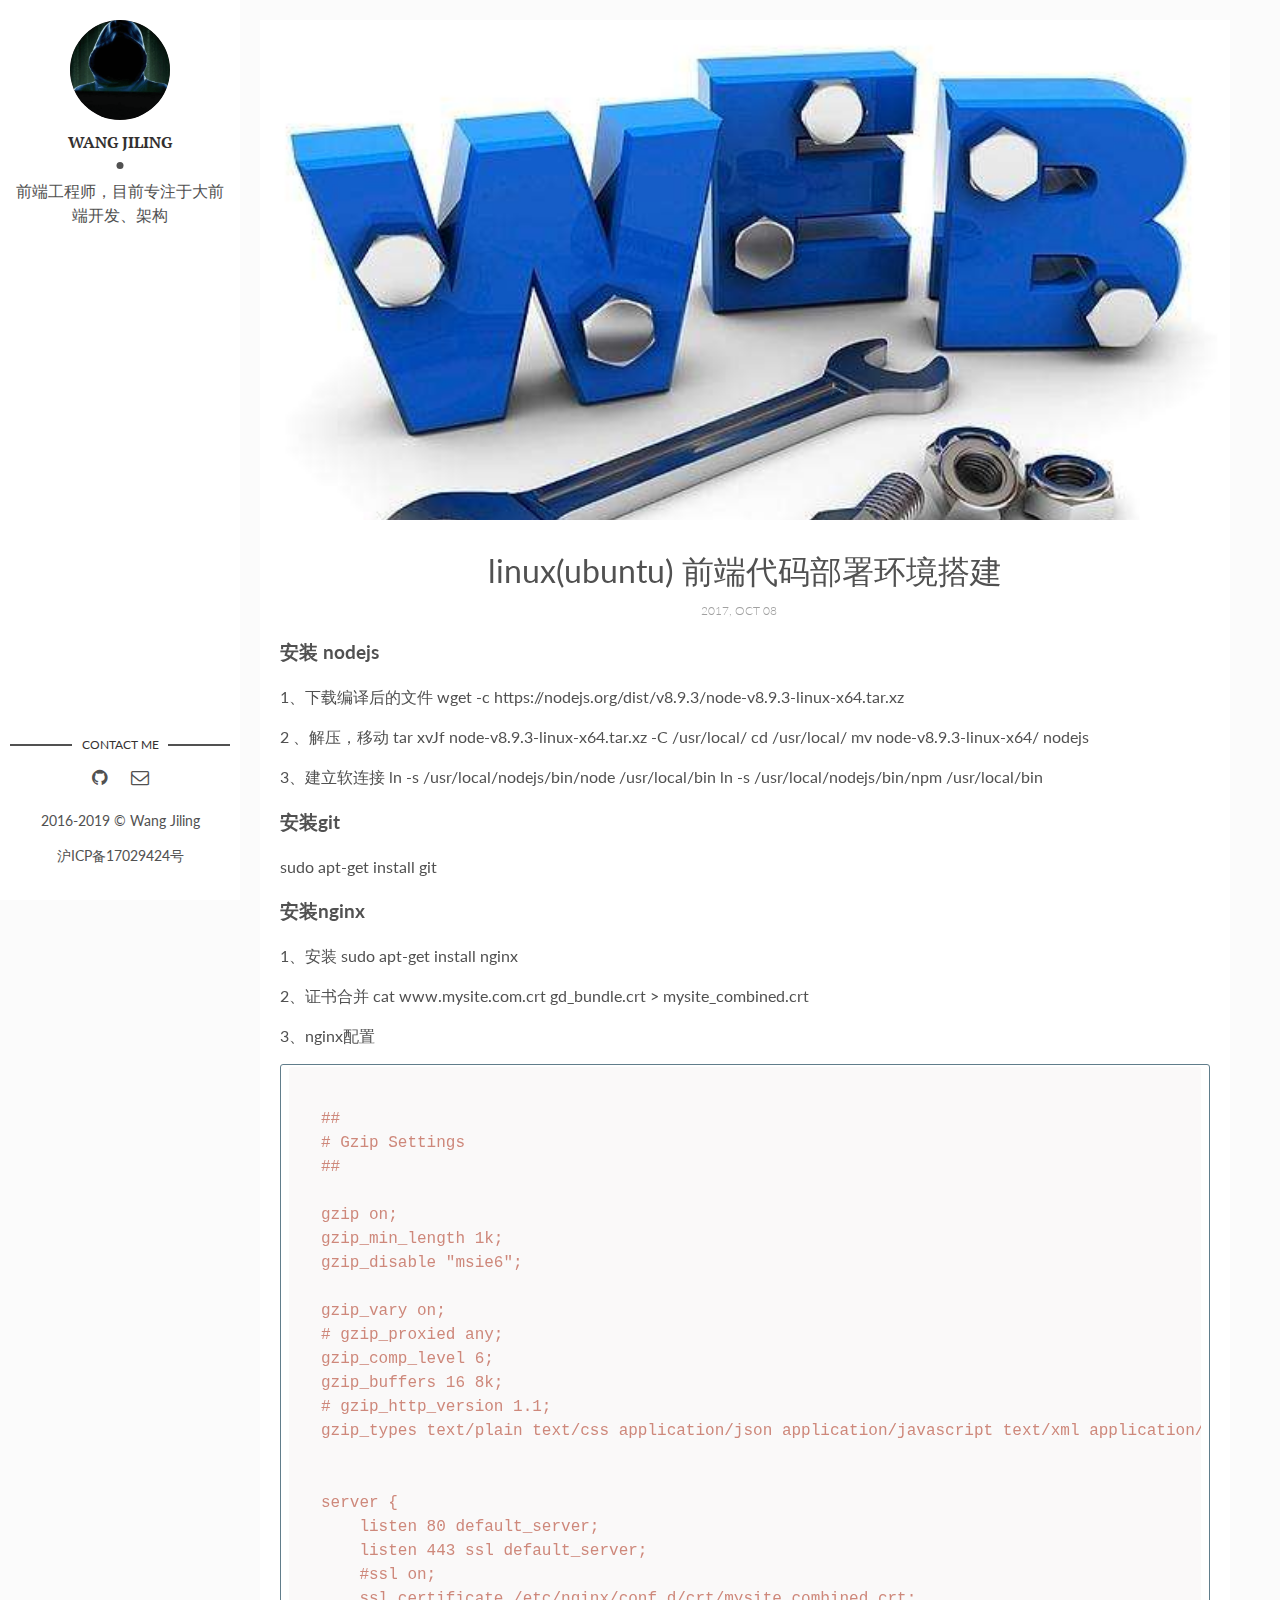
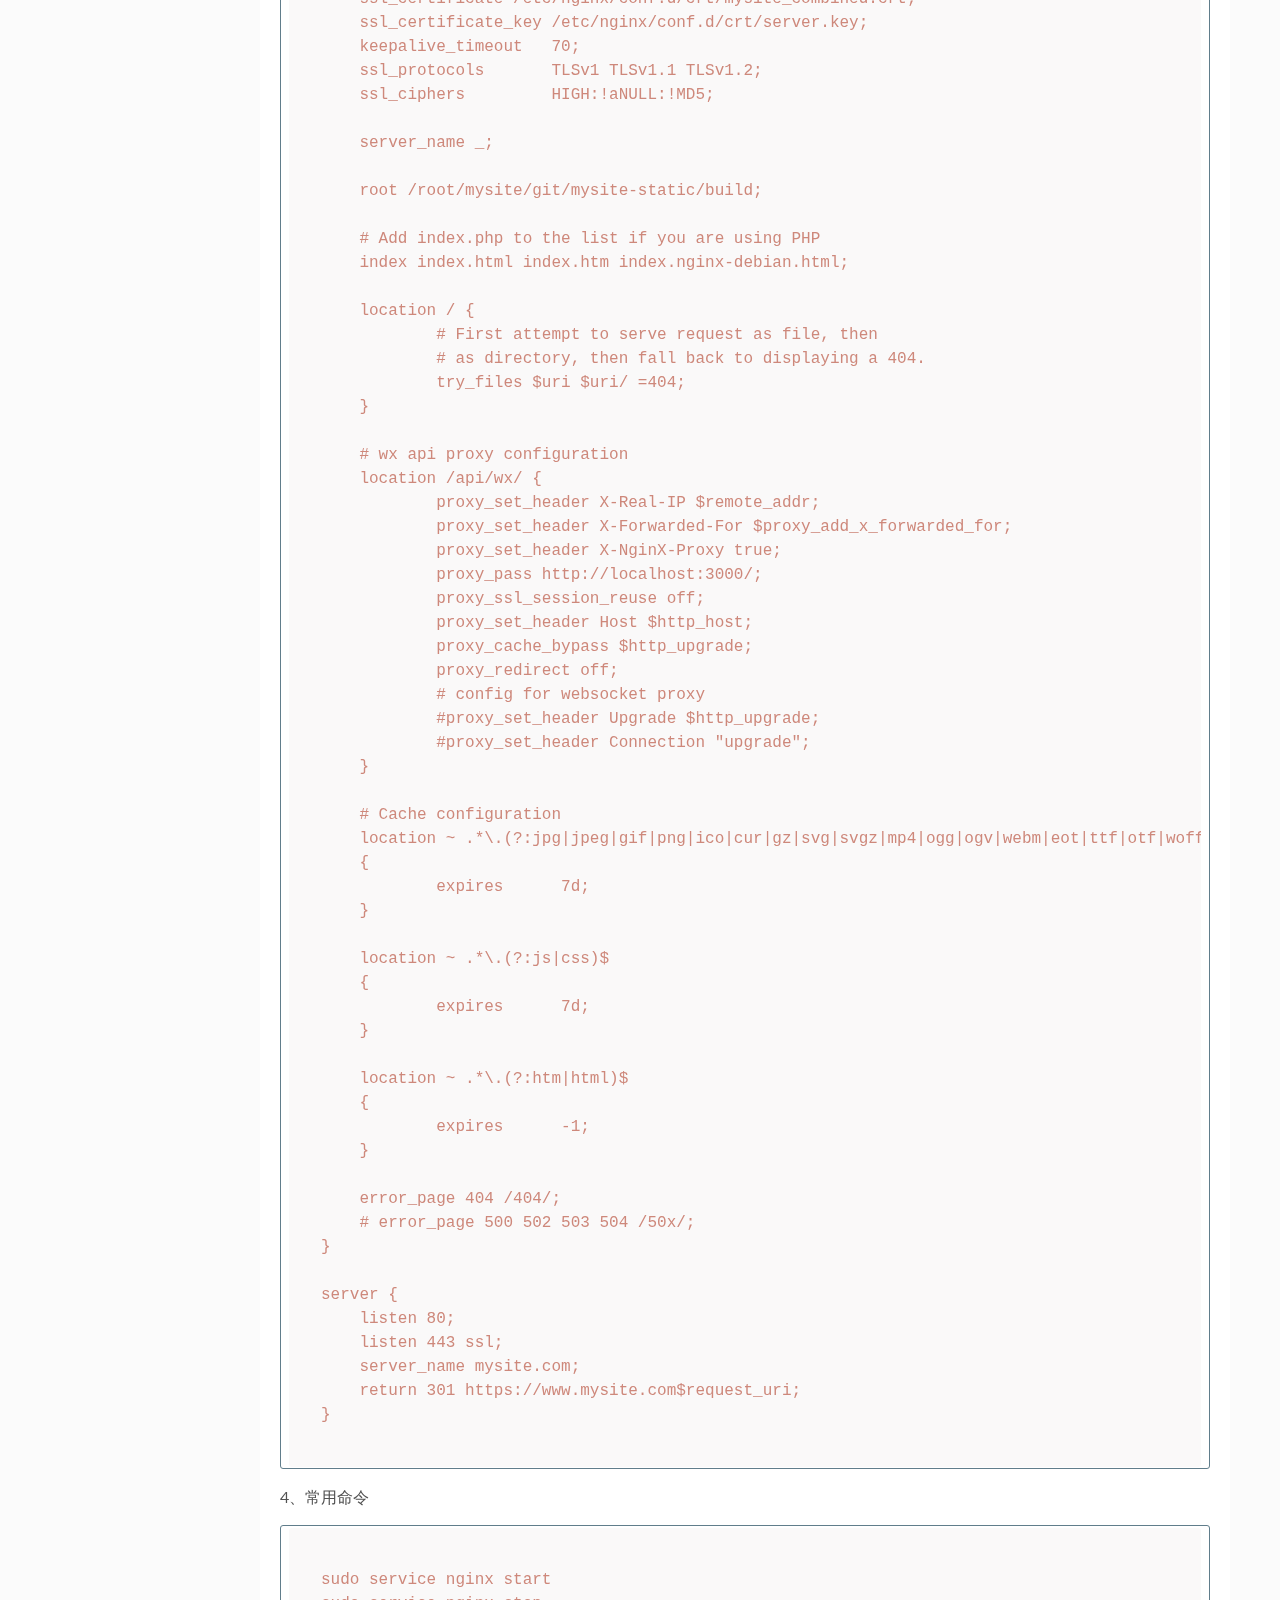
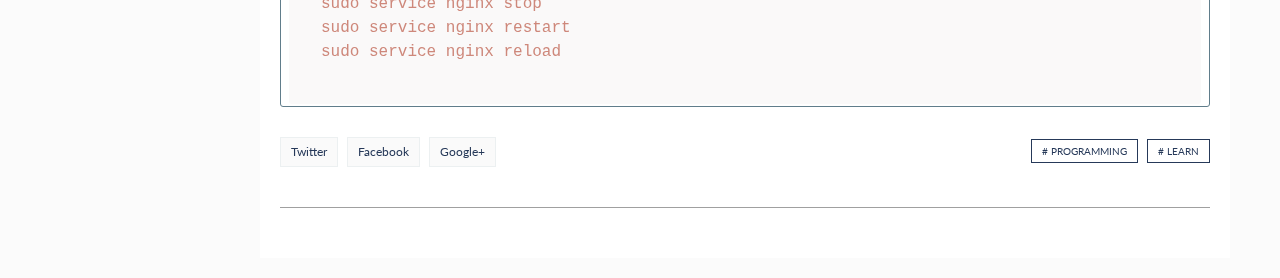
<file: 2017/10/08/front-end-code-deployment/index.html>
<!DOCTYPE html>
<html lang="en">
<head>
	<meta charset="utf-8">
	<title>linux(ubuntu) 前端代码部署环境搭建</title>

  <!-- Edit site and author settings in `_config.yml` to make the social details your own -->

    <meta content="WEB前端学习分享" property="og:site_name">
  
    <meta content="linux(ubuntu) 前端代码部署环境搭建" property="og:title">
  
  
    <meta content="article" property="og:type">
  
  
    <meta content="linux(ubuntu) 前端代码部署环境搭建" property="og:description">
  
  
    <meta content="/2017/10/08/front-end-code-deployment/" property="og:url">
  
  
    <meta content="2017-10-08T00:00:00+08:00" property="article:published_time">
    <meta content="/about/" property="article:author">
  
  
    <meta content="/assets/img/web-tool.jpeg" property="og:image">
  
  
    
  
  
    
    <meta content="Programming" property="article:tag">
    
    <meta content="Learn" property="article:tag">
    
  

  
    <meta name="twitter:card" content="linux(ubuntu) 前端代码部署环境搭建">
  
    <meta name="twitter:site" content="@">
    <meta name="twitter:creator" content="@">
  
    <meta name="twitter:title" content="linux(ubuntu) 前端代码部署环境搭建">
  
  
    <meta name="twitter:url" content="/2017/10/08/front-end-code-deployment/">
  
  
    <meta name="twitter:description" content="linux(ubuntu) 前端代码部署环境搭建">
  
  
    <meta name="twitter:image:src" content="/assets/img/web-tool.jpeg">
  

	<meta name="description" content="linux(ubuntu) 前端代码部署环境搭建">
	<meta http-equiv="X-UA-Compatible" content="IE=edge">
	<meta name="viewport" content="width=device-width, initial-scale=1, maximum-scale=1">
	<meta property="og:image" content="">
	<link rel="shortcut icon" href="/assets/img/favicon/favicon.ico" type="image/x-icon">
	<!-- Chrome, Firefox OS and Opera -->
	<meta name="theme-color" content="#263959">
	<!-- Windows Phone -->
	<meta name="msapplication-navbutton-color" content="#263959">
	<!-- iOS Safari -->
	<meta name="apple-mobile-web-app-status-bar-style" content="#263959">
	<!-- Google Fonts -->
	<link href="https://fonts.googleapis.com/css?family=PT+Serif:400,700" rel="stylesheet">
	<link href="https://fonts.googleapis.com/css?family=Lato:300,400,700" rel="stylesheet">
	<!-- Font Awesome -->
	<link rel="stylesheet" href="/assets/fonts/font-awesome/css/font-awesome.min.css">
	<!-- Styles -->
	<link rel="stylesheet" href="/assets/css/main.css">
</head>

<body>

  <div class="wrapper">
    <aside class="sidebar">
  <header>
    <div class="about">
      <div class="cover-author-image">
        <a href="/"
          ><img
            src="/assets/img/wang.png"
            alt="Wang Jiling"
        /></a>
      </div>
      <div class="author-name">Wang Jiling</div>
      <p>前端工程师，目前专注于大前端开发、架构</p>
    </div>
  </header>
  <!-- End Header -->
  <footer>
    <section class="contact">
      <h3 class="contact-title">Contact me</h3>
      <ul>
        <!-- 
          <li><a href="https://twitter.com/wangjiling" target="_blank"><i class="fa fa-twitter" aria-hidden="true"></i></a></li>
        
        
          <li><a href="https://facebook.com/" target="_blank"><i class="fa fa-facebook" aria-hidden="true"></i></a></li>
         -->
        
        <li class="github">
          <a href="https://github.com/wangjiling" target="_blank"
            ><i class="fa fa-github"></i
          ></a>
        </li>
        
        <!-- 
          <li class="linkedin"><a href="https://in.linkedin.com/" target="_blank"><i class="fa fa-linkedin" aria-hidden="true"></i></a></li>
         -->
        
        <li class="email">
          <a href="mailto:vincentwangjiling@gmail.com"
            ><i class="fa fa-envelope-o" aria-hidden="true"></i
          ></a>
        </li>
        
      </ul>
    </section>
    <!-- End Section Contact -->
    <div class="copyright">
      <p>2016-2019 &copy; Wang Jiling</p>
      <p>
        <a target="_blank" href="http://www.miitbeian.gov.cn"
          >沪ICP备17029424号</a
        >
      </p>
    </div>
  </footer>
  <!-- End Footer -->
</aside>
<!-- End Sidebar -->
<div class="content-box clearfix"><article class="article-page">
  <div class="page-content">
    
    <div class="page-cover-image">
      <img class="page-image" src=/assets/img/web-tool.jpeg alt="linux(ubuntu) 前端代码部署环境搭建">
    </div> <!-- End Page Cover Image -->
    
    <div class="wrap-content">
      <header class="header-page">
        <h1 class="page-title">linux(ubuntu) 前端代码部署环境搭建</h1>
        <div class="page-date"><span>2017, Oct 08&nbsp;&nbsp;&nbsp;&nbsp;</span></div>
      </header>
      <h3 id="安装-nodejs">安装 nodejs</h3>

<p>1、下载编译后的文件
wget -c https://nodejs.org/dist/v8.9.3/node-v8.9.3-linux-x64.tar.xz</p>

<p>2 、解压，移动
tar xvJf node-v8.9.3-linux-x64.tar.xz -C /usr/local/
cd /usr/local/
mv node-v8.9.3-linux-x64/ nodejs</p>

<p>3、建立软连接
ln -s /usr/local/nodejs/bin/node /usr/local/bin
ln -s /usr/local/nodejs/bin/npm /usr/local/bin</p>

<h3 id="安装git">安装git</h3>

<p>sudo apt-get install git</p>

<h3 id="安装nginx">安装nginx</h3>

<p>1、安装
sudo apt-get install nginx</p>

<p>2、证书合并
cat www.mysite.com.crt gd_bundle.crt &gt; mysite_combined.crt</p>

<p>3、nginx配置</p>

<div class="highlighter-rouge"><pre class="highlight"><code>
##
# Gzip Settings
##

gzip on;
gzip_min_length 1k;
gzip_disable "msie6";

gzip_vary on;
# gzip_proxied any;
gzip_comp_level 6;
gzip_buffers 16 8k;
# gzip_http_version 1.1;
gzip_types text/plain text/css application/json application/javascript text/xml application/xml application/xml+rss text/javascript application/octet-stream application/x-httpd-php image/jpeg image/gif image/png font/ttf image/svg+xml;


server {
    listen 80 default_server;
    listen 443 ssl default_server;
    #ssl on;
    ssl_certificate /etc/nginx/conf.d/crt/mysite_combined.crt;
    ssl_certificate_key /etc/nginx/conf.d/crt/server.key;
    keepalive_timeout   70;
    ssl_protocols       TLSv1 TLSv1.1 TLSv1.2;
    ssl_ciphers         HIGH:!aNULL:!MD5;

    server_name _;

    root /root/mysite/git/mysite-static/build;

    # Add index.php to the list if you are using PHP
    index index.html index.htm index.nginx-debian.html;

    location / {
            # First attempt to serve request as file, then
            # as directory, then fall back to displaying a 404.
            try_files $uri $uri/ =404;
    }

    # wx api proxy configuration
    location /api/wx/ {
            proxy_set_header X-Real-IP $remote_addr;
            proxy_set_header X-Forwarded-For $proxy_add_x_forwarded_for;
            proxy_set_header X-NginX-Proxy true;
            proxy_pass http://localhost:3000/;
            proxy_ssl_session_reuse off;
            proxy_set_header Host $http_host;
            proxy_cache_bypass $http_upgrade;
            proxy_redirect off;
            # config for websocket proxy
            #proxy_set_header Upgrade $http_upgrade;
            #proxy_set_header Connection "upgrade";
    }

    # Cache configuration
    location ~ .*\.(?:jpg|jpeg|gif|png|ico|cur|gz|svg|svgz|mp4|ogg|ogv|webm|eot|ttf|otf|woff)$
    {
            expires      7d;
    }

    location ~ .*\.(?:js|css)$
    {
            expires      7d;
    }

    location ~ .*\.(?:htm|html)$
    {
            expires      -1;
    }

    error_page 404 /404/;
    # error_page 500 502 503 504 /50x/;
}

server {
    listen 80;
    listen 443 ssl;
    server_name mysite.com;
    return 301 https://www.mysite.com$request_uri;
}

</code></pre>
</div>

<p>4、常用命令</p>

<div class="highlighter-rouge"><pre class="highlight"><code>
sudo service nginx start
sudo service nginx stop
sudo service nginx restart
sudo service nginx reload

</code></pre>
</div>

      <div class="page-footer">
        <div class="page-share">
          <a href="https://twitter.com/intent/tweet?text=linux(ubuntu) 前端代码部署环境搭建&url=/2017/10/08/front-end-code-deployment/" title="Share on Twitter" rel="nofollow" target="_blank">Twitter</a>
          <a href="https://facebook.com/sharer.php?u=/2017/10/08/front-end-code-deployment/" title="Share on Facebook" rel="nofollow" target="_blank">Facebook</a>
          <a href="https://plus.google.com/share?url=/2017/10/08/front-end-code-deployment/" title="Share on Google+" rel="nofollow" target="_blank">Google+</a>
        </div>
        <div class="page-tag">
          
            <a href="/tags#Programming" class="tag">&#35; Programming</a>
          
            <a href="/tags#Learn" class="tag">&#35; Learn</a>
          
        </div>
      </div>
      <section class="comment-area">
  <!--PC和WAP自适应版-->
  <div id="SOHUCS"></div>
  <script type="text/javascript">
    (function () {
      var appid = "cytqkAhNv";
      var conf = "prod_6e8ce9f2b9b375457313cf45a53ca895";
      var width = window.innerWidth || document.documentElement.clientWidth;
      if (width < 1000) {
        var head =
          document.getElementsByTagName("head")[0] ||
          document.head ||
          document.documentElement;
        var script = document.createElement("script");
        script.type = "text/javascript";
        script.charset = "utf-8";
        script.id = "changyan_mobile_js";
        script.src =
          "https://cy-cdn.kuaizhan.com/upload/mobile/wap-js/changyan_mobile.js?client_id=" +
          appid +
          "&conf=" +
          conf;
        head.appendChild(script);
      } else {
        var loadJs = function (d, a) {
          var c =
            document.getElementsByTagName("head")[0] ||
            document.head ||
            document.documentElement;
          var b = document.createElement("script");
          b.setAttribute("type", "text/javascript");
          b.setAttribute("charset", "UTF-8");
          b.setAttribute("src", d);
          if (typeof a === "function") {
            if (window.attachEvent) {
              b.onreadystatechange = function () {
                var e = b.readyState;
                if (e === "loaded" || e === "complete") {
                  b.onreadystatechange = null;
                  a();
                }
              };
            } else {
              b.onload = a;
            }
          }
          c.appendChild(b);
        };
        loadJs("https://cy-cdn.kuaizhan.com/upload/changyan.js", function () {
          window.changyan.api.config({ appid: appid, conf: conf });
        });
      }
    })();
  </script>
</section>

    </div> <!-- End Wrap Content -->
  </div> <!-- End Page Content -->
</article> <!-- End Article Page -->
</div>

  </div>
  
  <!-- Global site tag (gtag.js) - Google Analytics -->
<script async src="https://www.googletagmanager.com/gtag/js?id=UA-111688204-1"></script>
<script>
    window.dataLayer = window.dataLayer || [];
    function gtag(){dataLayer.push(arguments);}
    gtag('js', new Date());

    gtag('config', 'UA-111688204-1');
</script>

<!-- baidu -->
<script>
    var _hmt = _hmt || [];
    (function() {
        var hm = document.createElement("script");
        hm.src = "https://hm.baidu.com/hm.js?4203e28ed2486071d9be8be5ac2e99cd";
        var s = document.getElementsByTagName("script")[0];
        s.parentNode.insertBefore(hm, s);
    })();
</script>

</body>
</html>
</file>
<file: assets/css/main.css>
/*! normalize.css v7.0.0 | MIT License | github.com/necolas/normalize.css */
/* Document
   ========================================================================== */
/**
 * 1. Correct the line height in all browsers.
 * 2. Prevent adjustments of font size after orientation changes in
 *    IE on Windows Phone and in iOS.
 */
html {
  line-height: 1.15;
  /* 1 */
  -ms-text-size-adjust: 100%;
  /* 2 */
  -webkit-text-size-adjust: 100%;
  /* 2 */
}

/* Sections
   ========================================================================== */
/**
 * Remove the margin in all browsers (opinionated).
 */
body {
  margin: 0;
}

/**
 * Add the correct display in IE 9-.
 */
article,
aside,
footer,
header,
nav,
section {
  display: block;
}

/**
 * Correct the font size and margin on `h1` elements within `section` and
 * `article` contexts in Chrome, Firefox, and Safari.
 */
h1 {
  font-size: 2em;
  margin: 0.67em 0;
}

/* Grouping content
   ========================================================================== */
/**
 * Add the correct display in IE 9-.
 * 1. Add the correct display in IE.
 */
figcaption,
figure,
main {
  /* 1 */
  display: block;
}

/**
 * Add the correct margin in IE 8.
 */
figure {
  margin: 1em 40px;
}

/**
 * 1. Add the correct box sizing in Firefox.
 * 2. Show the overflow in Edge and IE.
 */
hr {
  -webkit-box-sizing: content-box;
          box-sizing: content-box;
  /* 1 */
  height: 0;
  /* 1 */
  overflow: visible;
  /* 2 */
}

/**
 * 1. Correct the inheritance and scaling of font size in all browsers.
 * 2. Correct the odd `em` font sizing in all browsers.
 */
pre {
  font-family: monospace, monospace;
  /* 1 */
  font-size: 1em;
  /* 2 */
}

/* Text-level semantics
   ========================================================================== */
/**
 * 1. Remove the gray background on active links in IE 10.
 * 2. Remove gaps in links underline in iOS 8+ and Safari 8+.
 */
a {
  background-color: transparent;
  /* 1 */
  -webkit-text-decoration-skip: objects;
  /* 2 */
}

/**
 * 1. Remove the bottom border in Chrome 57- and Firefox 39-.
 * 2. Add the correct text decoration in Chrome, Edge, IE, Opera, and Safari.
 */
abbr[title] {
  border-bottom: none;
  /* 1 */
  text-decoration: underline;
  /* 2 */
  -webkit-text-decoration: underline dotted;
          text-decoration: underline dotted;
  /* 2 */
}

/**
 * Prevent the duplicate application of `bolder` by the next rule in Safari 6.
 */
b,
strong {
  font-weight: inherit;
}

/**
 * Add the correct font weight in Chrome, Edge, and Safari.
 */
b,
strong {
  font-weight: bolder;
}

/**
 * 1. Correct the inheritance and scaling of font size in all browsers.
 * 2. Correct the odd `em` font sizing in all browsers.
 */
code,
kbd,
samp {
  font-family: monospace, monospace;
  /* 1 */
  font-size: 1em;
  /* 2 */
}

/**
 * Add the correct font style in Android 4.3-.
 */
dfn {
  font-style: italic;
}

/**
 * Add the correct background and color in IE 9-.
 */
mark {
  background-color: #ff0;
  color: #000;
}

/**
 * Add the correct font size in all browsers.
 */
small {
  font-size: 80%;
}

/**
 * Prevent `sub` and `sup` elements from affecting the line height in
 * all browsers.
 */
sub,
sup {
  font-size: 75%;
  line-height: 0;
  position: relative;
  vertical-align: baseline;
}

sub {
  bottom: -0.25em;
}

sup {
  top: -0.5em;
}

/* Embedded content
   ========================================================================== */
/**
 * Add the correct display in IE 9-.
 */
audio,
video {
  display: inline-block;
}

/**
 * Add the correct display in iOS 4-7.
 */
audio:not([controls]) {
  display: none;
  height: 0;
}

/**
 * Remove the border on images inside links in IE 10-.
 */
img {
  border-style: none;
}

/**
 * Hide the overflow in IE.
 */
svg:not(:root) {
  overflow: hidden;
}

/* Forms
   ========================================================================== */
/**
 * 1. Change the font styles in all browsers (opinionated).
 * 2. Remove the margin in Firefox and Safari.
 */
button,
input,
optgroup,
select,
textarea {
  font-family: sans-serif;
  /* 1 */
  font-size: 100%;
  /* 1 */
  line-height: 1.15;
  /* 1 */
  margin: 0;
  /* 2 */
}

/**
 * Show the overflow in IE.
 * 1. Show the overflow in Edge.
 */
button,
input {
  /* 1 */
  overflow: visible;
}

/**
 * Remove the inheritance of text transform in Edge, Firefox, and IE.
 * 1. Remove the inheritance of text transform in Firefox.
 */
button,
select {
  /* 1 */
  text-transform: none;
}

/**
 * 1. Prevent a WebKit bug where (2) destroys native `audio` and `video`
 *    controls in Android 4.
 * 2. Correct the inability to style clickable types in iOS and Safari.
 */
button,
html [type="button"],
[type="reset"],
[type="submit"] {
  -webkit-appearance: button;
  /* 2 */
}

/**
 * Remove the inner border and padding in Firefox.
 */
button::-moz-focus-inner,
[type="button"]::-moz-focus-inner,
[type="reset"]::-moz-focus-inner,
[type="submit"]::-moz-focus-inner {
  border-style: none;
  padding: 0;
}

/**
 * Restore the focus styles unset by the previous rule.
 */
button:-moz-focusring,
[type="button"]:-moz-focusring,
[type="reset"]:-moz-focusring,
[type="submit"]:-moz-focusring {
  outline: 1px dotted ButtonText;
}

/**
 * Correct the padding in Firefox.
 */
fieldset {
  padding: 0.35em 0.75em 0.625em;
}

/**
 * 1. Correct the text wrapping in Edge and IE.
 * 2. Correct the color inheritance from `fieldset` elements in IE.
 * 3. Remove the padding so developers are not caught out when they zero out
 *    `fieldset` elements in all browsers.
 */
legend {
  -webkit-box-sizing: border-box;
          box-sizing: border-box;
  /* 1 */
  color: inherit;
  /* 2 */
  display: table;
  /* 1 */
  max-width: 100%;
  /* 1 */
  padding: 0;
  /* 3 */
  white-space: normal;
  /* 1 */
}

/**
 * 1. Add the correct display in IE 9-.
 * 2. Add the correct vertical alignment in Chrome, Firefox, and Opera.
 */
progress {
  display: inline-block;
  /* 1 */
  vertical-align: baseline;
  /* 2 */
}

/**
 * Remove the default vertical scrollbar in IE.
 */
textarea {
  overflow: auto;
}

/**
 * 1. Add the correct box sizing in IE 10-.
 * 2. Remove the padding in IE 10-.
 */
[type="checkbox"],
[type="radio"] {
  -webkit-box-sizing: border-box;
          box-sizing: border-box;
  /* 1 */
  padding: 0;
  /* 2 */
}

/**
 * Correct the cursor style of increment and decrement buttons in Chrome.
 */
[type="number"]::-webkit-inner-spin-button,
[type="number"]::-webkit-outer-spin-button {
  height: auto;
}

/**
 * 1. Correct the odd appearance in Chrome and Safari.
 * 2. Correct the outline style in Safari.
 */
[type="search"] {
  -webkit-appearance: textfield;
  /* 1 */
  outline-offset: -2px;
  /* 2 */
}

/**
 * Remove the inner padding and cancel buttons in Chrome and Safari on macOS.
 */
[type="search"]::-webkit-search-cancel-button,
[type="search"]::-webkit-search-decoration {
  -webkit-appearance: none;
}

/**
 * 1. Correct the inability to style clickable types in iOS and Safari.
 * 2. Change font properties to `inherit` in Safari.
 */
::-webkit-file-upload-button {
  -webkit-appearance: button;
  /* 1 */
  font: inherit;
  /* 2 */
}

/* Interactive
   ========================================================================== */
/*
 * Add the correct display in IE 9-.
 * 1. Add the correct display in Edge, IE, and Firefox.
 */
details,
menu {
  display: block;
}

/*
 * Add the correct display in all browsers.
 */
summary {
  display: list-item;
}

/* Scripting
   ========================================================================== */
/**
 * Add the correct display in IE 9-.
 */
canvas {
  display: inline-block;
}

/**
 * Add the correct display in IE.
 */
template {
  display: none;
}

/* Hidden
   ========================================================================== */
/**
 * Add the correct display in IE 10-.
 */
[hidden] {
  display: none;
}

.highlight {
  background-color: #faf9f9;
  -webkit-border-radius: 3px;
          border-radius: 3px;
  margin: 0;
}

.highlighter-rouge {
  color: #ce887b;
  font-weight: 400;
  border: 1px solid #607D8B;
  -webkit-border-radius: 3px;
          border-radius: 3px;
  padding: 0.1rem 0.5rem;
}

.highlight .hll {
  background-color: #ffc;
}

.highlight .c {
  color: #999;
}

/* Comment */
.highlight .err {
  color: #a00;
  background-color: #faa;
}

/* Error */
.highlight .k {
  color: #069;
}

/* Keyword */
.highlight .o {
  color: #555;
}

/* Operator */
.highlight .cm {
  color: #09f;
  font-style: italic;
}

/* Comment.Multiline */
.highlight .cp {
  color: #099;
}

/* Comment.Preproc */
.highlight .c1 {
  color: #999;
}

/* Comment.Single */
.highlight .cs {
  color: #999;
}

/* Comment.Special */
.highlight .gd {
  background-color: #fcc;
  border: 1px solid #c00;
}

/* Generic.Deleted */
.highlight .ge {
  font-style: italic;
}

/* Generic.Emph */
.highlight .gr {
  color: #f00;
}

/* Generic.Error */
.highlight .gh {
  color: #030;
}

/* Generic.Heading */
.highlight .gi {
  background-color: #cfc;
  border: 1px solid #0c0;
}

/* Generic.Inserted */
.highlight .go {
  color: #aaa;
}

/* Generic.Output */
.highlight .gp {
  color: #009;
}

/* Generic.Prompt */
/* Generic.Strong */
.highlight .gu {
  color: #030;
}

/* Generic.Subheading */
.highlight .gt {
  color: #9c6;
}

/* Generic.Traceback */
.highlight .kc {
  color: #069;
}

/* Keyword.Constant */
.highlight .kd {
  color: #069;
}

/* Keyword.Declaration */
.highlight .kn {
  color: #069;
}

/* Keyword.Namespace */
.highlight .kp {
  color: #069;
}

/* Keyword.Pseudo */
.highlight .kr {
  color: #069;
}

/* Keyword.Reserved */
.highlight .kt {
  color: #078;
}

/* Keyword.Type */
.highlight .m {
  color: #f60;
}

/* Literal.Number */
.highlight .s {
  color: #d44950;
}

/* Literal.String */
.highlight .na {
  color: #4f9fcf;
}

/* Name.Attribute */
.highlight .nb {
  color: #366;
}

/* Name.Builtin */
.highlight .nc {
  color: #0a8;
}

/* Name.Class */
.highlight .no {
  color: #360;
}

/* Name.Constant */
.highlight .nd {
  color: #99f;
}

/* Name.Decorator */
.highlight .ni {
  color: #999;
}

/* Name.Entity */
.highlight .ne {
  color: #c00;
}

/* Name.Exception */
.highlight .nf {
  color: #c0f;
}

/* Name.Function */
.highlight .nl {
  color: #99f;
}

/* Name.Label */
.highlight .nn {
  color: #0cf;
}

/* Name.Namespace */
.highlight .nt {
  color: #2f6f9f;
}

/* Name.Tag */
.highlight .nv {
  color: #033;
}

/* Name.Variable */
.highlight .ow {
  color: #000;
}

/* Operator.Word */
.highlight .w {
  color: #bbb;
}

/* Text.Whitespace */
.highlight .mf {
  color: #f60;
}

/* Literal.Number.Float */
.highlight .mh {
  color: #f60;
}

/* Literal.Number.Hex */
.highlight .mi {
  color: #f60;
}

/* Literal.Number.Integer */
.highlight .mo {
  color: #f60;
}

/* Literal.Number.Oct */
.highlight .sb {
  color: #c30;
}

/* Literal.String.Backtick */
.highlight .sc {
  color: #c30;
}

/* Literal.String.Char */
.highlight .sd {
  color: #c30;
  font-style: italic;
}

/* Literal.String.Doc */
.highlight .s2 {
  color: #c30;
}

/* Literal.String.Double */
.highlight .se {
  color: #c30;
}

/* Literal.String.Escape */
.highlight .sh {
  color: #c30;
}

/* Literal.String.Heredoc */
.highlight .si {
  color: #a00;
}

/* Literal.String.Interpol */
.highlight .sx {
  color: #c30;
}

/* Literal.String.Other */
.highlight .sr {
  color: #3aa;
}

/* Literal.String.Regex */
.highlight .s1 {
  color: #c30;
}

/* Literal.String.Single */
.highlight .ss {
  color: #fc3;
}

/* Literal.String.Symbol */
.highlight .bp {
  color: #366;
}

/* Name.Builtin.Pseudo */
.highlight .vc {
  color: #033;
}

/* Name.Variable.Class */
.highlight .vg {
  color: #033;
}

/* Name.Variable.Global */
.highlight .vi {
  color: #033;
}

/* Name.Variable.Instance */
.highlight .il {
  color: #f60;
}

/* Literal.Number.Integer.Long */
.css .o,
.css .o + .nt,
.css .nt + .nt {
  color: #999;
}

*,
*::after,
*::before {
  -webkit-box-sizing: border-box;
          box-sizing: border-box;
}

html {
  line-height: 1.5;
}

body {
  font-family: "Lato", sans-serif;
  color: #515151;
  background-color: #fbfbfb;
  margin: 0;
  -webkit-font-smoothing: antialiased;
  -moz-osx-font-smoothing: grayscale;
}

h1 {
  font-weight: 400;
}

img {
  max-width: 100%;
  vertical-align: middle;
  display: inline-block;
}

blockquote {
  border-left: 5px solid #000;
  padding-left: 1.1rem;
  margin-left: 1rem;
  font-style: italic;
  color: #ada8a8;
}

pre {
  padding: 1rem 2rem;
  overflow-x: auto;
}

pre code {
  border: 0;
  padding-right: 0;
  padding-left: 0;
}

table {
  border: 1px solid #aaa;
  background-color: #eee;
  width: 100%;
  text-align: left;
  border-collapse: collapse;
}

table td,
table.blueTable th {
  border: 1px solid #aaa;
  padding: 3px 2px;
}

table tbody td {
  font-size: 13px;
}

table tr:nth-child(even) {
  background: #adbecc;
}

table thead {
  background: #a9c4d1;
  background: -webkit-gradient(linear, left top, left bottom, from(#bed3dc), color-stop(66%, #b1cad5), to(#a9c4d1));
  background: -webkit-linear-gradient(top, #bed3dc 0%, #b1cad5 66%, #a9c4d1 100%);
  background: -o-linear-gradient(top, #bed3dc 0%, #b1cad5 66%, #a9c4d1 100%);
  background: linear-gradient(to bottom, #bed3dc 0%, #b1cad5 66%, #a9c4d1 100%);
  border-bottom: 1px solid #8c8c8c;
}

table thead th {
  font-size: 14px;
  font-weight: bold;
  color: #fff;
  border-left: 1px solid #d0e4f5;
}

table thead th:first-child {
  border-left: none;
}

table tfoot {
  font-size: 14px;
  font-weight: bold;
  color: #fff;
  background: #d0e4f5;
  background: -webkit-gradient(linear, left top, left bottom, from(#dcebf7), color-stop(66%, #d4e6f6), to(#d0e4f5));
  background: -webkit-linear-gradient(top, #dcebf7 0%, #d4e6f6 66%, #d0e4f5 100%);
  background: -o-linear-gradient(top, #dcebf7 0%, #d4e6f6 66%, #d0e4f5 100%);
  background: linear-gradient(to bottom, #dcebf7 0%, #d4e6f6 66%, #d0e4f5 100%);
  border-top: 2px solid #444;
}

table tfoot td {
  font-size: 14px;
}

a {
  color: #515151;
  text-decoration: none;
}

p {
  word-break: break-all;
}

.wrapper {
  max-width: 1250px;
  position: relative;
}

.post,
.article-page {
  width: 100%;
  background-color: #fff;
}

::-moz-selection {
  background: rgba(38, 57, 89, 0.8);
  color: #ffffff;
}

::selection {
  background: rgba(38, 57, 89, 0.8);
  color: #ffffff;
}

.clearfix::before,
.clearfix::after {
  content: "";
  display: table;
}

.clearfix::after {
  clear: both;
}

#pop_ad,
#feedAv {
  display: none !important;
}

/* - - - - - - - - - - Home Page Styles - - - - - - - - - - */
.sidebar {
  display: -webkit-box;
  display: -webkit-flex;
  display: -ms-flexbox;
  display: flex;
  -webkit-box-orient: vertical;
  -webkit-box-direction: normal;
  -webkit-flex-direction: column;
      -ms-flex-direction: column;
          flex-direction: column;
  -webkit-box-pack: justify;
  -webkit-justify-content: space-between;
      -ms-flex-pack: justify;
          justify-content: space-between;
  position: fixed;
  top: 0;
  left: 0;
  bottom: 0;
  width: 240px;
  height: 100%;
  padding: 20px 10px;
  background-color: #ffffff;
}

.about {
  margin: 0 0 40px;
  text-align: center;
}

.about .cover-author-image {
  width: 100px;
  height: 100px;
  margin: 0 auto 10px;
  -webkit-border-radius: 100%;
          border-radius: 100%;
  overflow: hidden;
  background-color: #333030;
}

.about img {
  width: 100%;
  height: 100%;
  -webkit-border-radius: 50%;
          border-radius: 50%;
  -webkit-transition: -webkit-transform 0.35s;
  transition: -webkit-transform 0.35s;
  -o-transition: transform 0.35s;
  transition: transform 0.35s;
  transition: transform 0.35s, -webkit-transform 0.35s;
}

.about img:hover {
  -webkit-transform: scale3d(0.9, 0.9, 1);
          transform: scale3d(0.9, 0.9, 1);
}

.about .author-name {
  font-family: 'PT Serif', serif;
  margin: 0 0 10px;
  position: relative;
  padding-bottom: 15px;
  font-size: 16px;
  text-transform: uppercase;
  color: #333030;
  font-weight: 700;
}

.about .author-name::after {
  content: "";
  position: absolute;
  left: 50%;
  -webkit-transform: translateX(-50%);
      -ms-transform: translateX(-50%);
          transform: translateX(-50%);
  bottom: 0;
  display: block;
  width: 7px;
  height: 7px;
  -webkit-border-radius: 50%;
          border-radius: 50%;
  background-color: #515151;
}

.about p {
  font-size: 16px;
  margin: 0 0 10px;
}

.content-box {
  padding: 20px;
  padding-left: 260px;
  display: -webkit-box;
  display: -webkit-flex;
  display: -ms-flexbox;
  display: flex;
  -webkit-box-orient: horizontal;
  -webkit-box-direction: normal;
  -webkit-flex-direction: row;
      -ms-flex-direction: row;
          flex-direction: row;
  -webkit-flex-wrap: wrap;
      -ms-flex-wrap: wrap;
          flex-wrap: wrap;
  -webkit-box-align: stretch;
  -webkit-align-items: stretch;
      -ms-flex-align: stretch;
          align-items: stretch;
}

.contact .contact-title {
  position: relative;
  color: #333030;
  font-weight: 400;
  font-size: 12px;
  margin: 0 0 5px;
  text-transform: uppercase;
  text-align: center;
}

.contact .contact-title::before {
  content: "";
  display: block;
  height: 2px;
  width: -webkit-calc(50% - 48px);
  width: calc(50% - 48px);
  -webkit-transform: translateY(-50%);
      -ms-transform: translateY(-50%);
          transform: translateY(-50%);
  position: absolute;
  top: 50%;
  left: 0;
  background-color: #515151;
}

.contact .contact-title::after {
  content: "";
  display: block;
  height: 2px;
  width: -webkit-calc(50% - 48px);
  width: calc(50% - 48px);
  -webkit-transform: translateY(-50%);
      -ms-transform: translateY(-50%);
          transform: translateY(-50%);
  position: absolute;
  top: 50%;
  right: 0;
  background-color: #515151;
}

.contact ul {
  margin: 0;
  padding: 0;
  list-style: none;
  text-align: center;
}

.contact ul li {
  display: inline-block;
  margin-left: 10px;
}

.contact ul li:first-child {
  margin-left: 0;
}

.contact ul li a {
  color: #515151;
  display: block;
  padding: 5px;
  font-size: 18px;
  -webkit-transition: all 350ms cubic-bezier(0.13, 0.43, 0.54, 1.82);
  -o-transition: all 350ms cubic-bezier(0.13, 0.43, 0.54, 1.82);
  transition: all 350ms cubic-bezier(0.13, 0.43, 0.54, 1.82);
}

.contact ul li a:hover {
  color: #333030;
  -webkit-transform: scale(1.2);
      -ms-transform: scale(1.2);
          transform: scale(1.2);
}

footer .copyright {
  font-size: 14px;
  text-align: center;
  margin: 0;
}

.post {
  width: 100%;
  max-width: 100%;
  margin-bottom: 1.5rem;
  display: -webkit-box;
  display: -webkit-flex;
  display: -ms-flexbox;
  display: flex;
  -webkit-box-orient: horizontal;
  -webkit-box-direction: normal;
  -webkit-flex-direction: row;
      -ms-flex-direction: row;
          flex-direction: row;
  -webkit-box-align: stretch;
  -webkit-align-items: stretch;
      -ms-flex-align: stretch;
          align-items: stretch;
  min-height: 11rem;
  -webkit-border-radius: 10px;
          border-radius: 10px;
  overflow: hidden;
  -webkit-transition: all .3s ease;
  -o-transition: all .3s ease;
  transition: all .3s ease;
  -webkit-box-shadow: 0 1px 1px 0 rgba(31, 35, 46, 0.15);
          box-shadow: 0 1px 1px 0 rgba(31, 35, 46, 0.15);
}

.post:hover {
  -webkit-transform: translate(0px, -2px);
      -ms-transform: translate(0px, -2px);
          transform: translate(0px, -2px);
  -webkit-box-shadow: 0 15px 45px -10px rgba(10, 16, 34, 0.2);
          box-shadow: 0 15px 45px -10px rgba(10, 16, 34, 0.2);
}

.post .post-thumbnail {
  width: 30%;
  max-width: 100%;
  min-height: 11rem;
  -webkit-background-size: cover;
          background-size: cover;
  background-position: 50% 50%;
}

.post .post-content {
  padding: 1rem;
  width: 70%;
}

.post .post-content .post-date,
.post .post-content .post-words {
  font-size: 12px;
}

.post .post-content .post-title {
  margin: 0 0 10px;
  font-size: 30px;
  font-weight: 400;
}

.post .post-content .post-title a {
  font-family: 'PT Serif', serif;
  text-decoration: none;
  color: #263959;
}

.post .post-content p {
  position: relative;
  margin-top: 0;
  font-size: 16px;
  line-height: 24px;
  height: 48px;
  word-break: break-all;
  overflow: hidden;
}

.post .post-content p:after {
  content: "...";
  position: absolute;
  bottom: 0;
  right: 0;
  padding-left: 30px;
  padding-right: 10px;
  background-color: #fff;
  background: -webkit-linear-gradient(left, rgba(255, 255, 255, 0), white 55%);
  background: -o-linear-gradient(rightright, rgba(255, 255, 255, 0), white 55%);
  background: -webkit-gradient(linear, rightright, from(rgba(255, 255, 255, 0)), color-stop(55%, white));
  background: -webkit-linear-gradient(rightright, rgba(255, 255, 255, 0), white 55%);
  background: linear-gradient(to rightright, rgba(255, 255, 255, 0), white 55%);
}

a.older-posts, a.newer-posts {
  font-size: 18px;
  display: inline-block;
  color: #515151;
  -webkit-transition: -webkit-transform .2s;
  transition: -webkit-transform .2s;
  -o-transition: transform .2s;
  transition: transform .2s;
  transition: transform .2s, -webkit-transform .2s;
}

a.older-posts:hover {
  -webkit-transform: translateX(5px);
      -ms-transform: translateX(5px);
          transform: translateX(5px);
}

a.newer-posts:hover {
  -webkit-transform: translateX(-5px);
      -ms-transform: translateX(-5px);
          transform: translateX(-5px);
}

/* - - - - - - - - - - Post Page Styles - - - - - - - - - - */
.wrap-content {
  padding: 20px;
}

.header-page {
  text-align: center;
  margin: 10px 0;
}

.header-page .page-title {
  font-weight: 400;
  margin: 0 0 10px;
  line-height: 1.3;
}

.header-page .page-date {
  color: #a0a0a0;
  font-weight: 300;
  font-size: 12px;
  text-transform: uppercase;
}

.page-cover-image {
  position: relative;
  padding: 0;
  margin: 0;
  max-height: 500px;
  background-color: #fafafa;
  overflow: hidden;
}

.page-cover-image .page-image {
  width: 100%;
  height: 100%;
}

.page-footer {
  display: -webkit-box;
  display: -webkit-flex;
  display: -ms-flexbox;
  display: flex;
  -webkit-box-pack: justify;
  -webkit-justify-content: space-between;
      -ms-flex-pack: justify;
          justify-content: space-between;
  -webkit-flex-wrap: wrap;
      -ms-flex-wrap: wrap;
          flex-wrap: wrap;
  padding-bottom: 30px;
  margin: 30px 0;
  border-bottom: 1px solid #a0a0a0;
}

.page-footer .page-share {
  margin-bottom: 10px;
  text-align: left;
}

.page-footer .page-share a {
  display: inline-block;
  text-decoration: none;
  background-color: #fafafa;
  border: 1px solid #ecf0f1;
  padding: 5px 10px;
  margin-left: 5px;
  color: #263959;
  font-size: 12px;
  -webkit-transition: background-color .3s;
  -o-transition: background-color .3s;
  transition: background-color .3s;
}

.page-footer .page-share a:first-child {
  margin-left: 0;
}

.page-footer .page-share a:hover {
  background-color: #ecf0f1;
}

.page-footer .page-tag a {
  text-decoration: none;
  font-size: 10px;
  padding: 5px 10px;
  margin-left: 5px;
  color: #263959;
  text-transform: uppercase;
  border: 1px solid #263959;
}

.page-footer .page-tag a:hover {
  text-decoration: underline;
}

/* - - - - - - - - - - Tag Styles - - - - - - - - - - */
.blog-tags {
  width: 100%;
  background-color: #ffffff;
  padding: 0 20px 20px;
}

.blog-tags h1 {
  font-size: 30px;
  text-align: center;
  line-height: 1.3;
  color: #263959;
}

.blog-tags h2 {
  color: #263959;
  margin: 10px 0;
}

.tags {
  margin: 0;
  padding: 10px;
}

.tags li {
  display: inline-block;
  margin: 5px;
  list-style: none;
}

.tags li a {
  text-decoration: none;
  color: #263959;
  display: inline-block;
  padding: 5px 10px;
  border: 1px solid #ecf0f1;
  background-color: #fafafa;
  -webkit-transition: all .3s;
  -o-transition: all .3s;
  transition: all .3s;
}

.tags li a:hover {
  background-color: #ecf0f1;
}

.tag-list span a {
  text-decoration: none;
  color: #263959;
}

.tag-list span a:hover {
  text-decoration: underline;
  opacity: .8;
}

/* - - - - - - - - - - Media Styles - - - - - - - - - - */
/* Medium Devices, Desktops */
@media only screen and (max-width: 992px) {
  .post {
    width: 48%;
    max-width: 100%;
    margin: 0 0.9% 1.5%;
    -webkit-box-orient: vertical;
    -webkit-box-direction: normal;
    -webkit-flex-direction: column;
        -ms-flex-direction: column;
            flex-direction: column;
  }
  .post .post-thumbnail {
    width: 100%;
  }
  .post .post-content {
    width: 100%;
  }
  .post .post-content .post-title {
    margin: 0 0 5px;
  }
  .post .post-content .post-title a {
    font-size: 21px;
  }
}

/* Small Devices, Tablets */
@media only screen and (max-width: 768px) {
  .sidebar {
    position: relative;
    display: -webkit-box;
    display: -webkit-flex;
    display: -ms-flexbox;
    display: flex;
    -webkit-box-orient: vertical;
    -webkit-box-direction: normal;
    -webkit-flex-direction: column;
        -ms-flex-direction: column;
            flex-direction: column;
    -webkit-box-pack: justify;
    -webkit-justify-content: space-between;
        -ms-flex-pack: justify;
            justify-content: space-between;
    width: 100%;
    padding: 10px;
    background-color: #ffffff;
    -webkit-box-shadow: 0 1px 1px 0 rgba(31, 35, 46, 0.15);
            box-shadow: 0 1px 1px 0 rgba(31, 35, 46, 0.15);
  }
  .sidebar footer {
    margin-bottom: 10px;
  }
  .about {
    text-align: center;
    max-width: 480px;
    margin: 10px auto auto;
  }
  .about img {
    width: 100px;
    height: 100px;
    -webkit-border-radius: 100%;
            border-radius: 100%;
    margin-bottom: 10px;
  }
  .content-box {
    padding: 20px 10px;
    display: -webkit-box;
    display: -webkit-flex;
    display: -ms-flexbox;
    display: flex;
    -webkit-box-orient: horizontal;
    -webkit-box-direction: normal;
    -webkit-flex-direction: row;
        -ms-flex-direction: row;
            flex-direction: row;
    -webkit-flex-wrap: wrap;
        -ms-flex-wrap: wrap;
            flex-wrap: wrap;
    -webkit-box-align: stretch;
    -webkit-align-items: stretch;
        -ms-flex-align: stretch;
            align-items: stretch;
  }
  .contact-title, .copyright {
    display: none;
  }
}

/* Extra Small Devices, Phones */
@media only screen and (max-width: 480px) {
  .content-box {
    padding: 10px;
  }
  .post {
    width: 98%;
    max-width: 100%;
    margin: 2%;
    -webkit-box-orient: vertical;
    -webkit-box-direction: normal;
    -webkit-flex-direction: column;
        -ms-flex-direction: column;
            flex-direction: column;
  }
  .post .post-thumbnail {
    width: 100%;
  }
  .post .post-content {
    width: 100%;
  }
  .post .post-content .post-title {
    margin: 0 0 5px;
  }
  .post .post-content .post-title a {
    font-size: 21px;
  }
}
</file>
